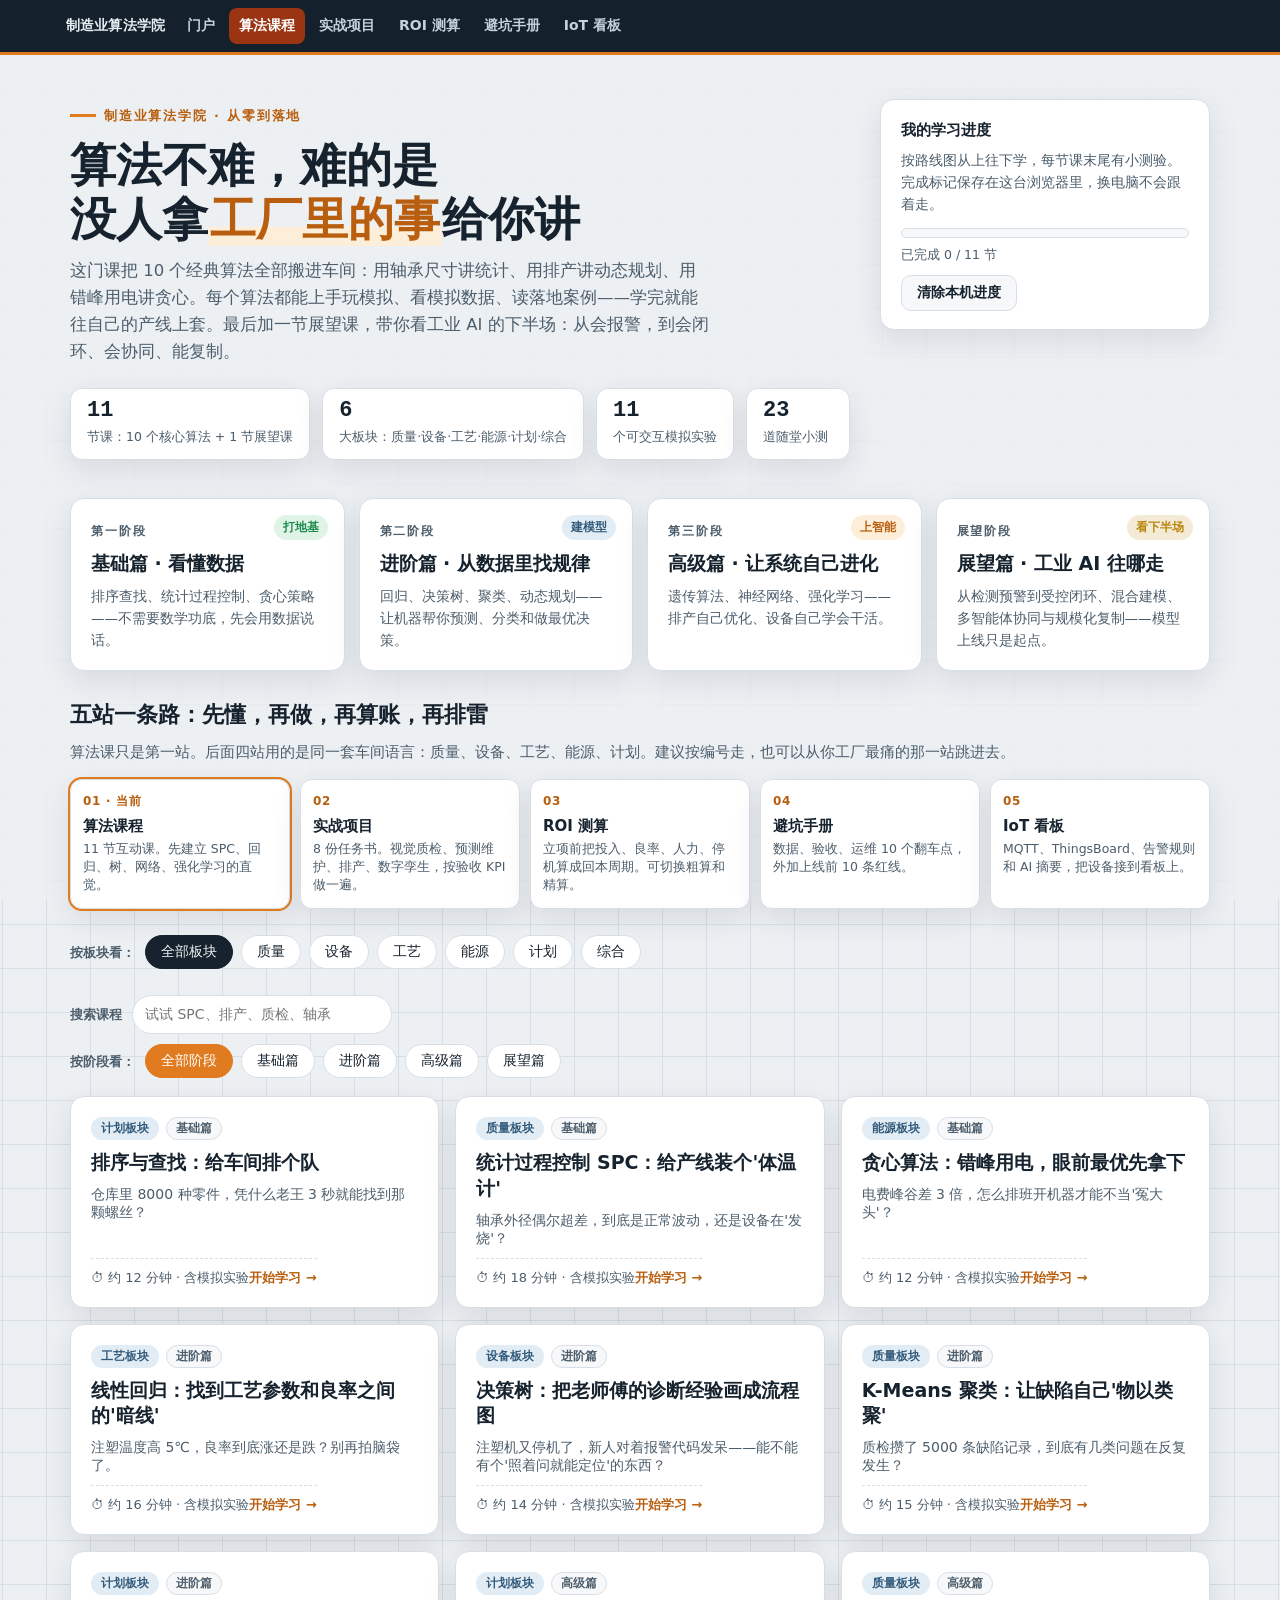
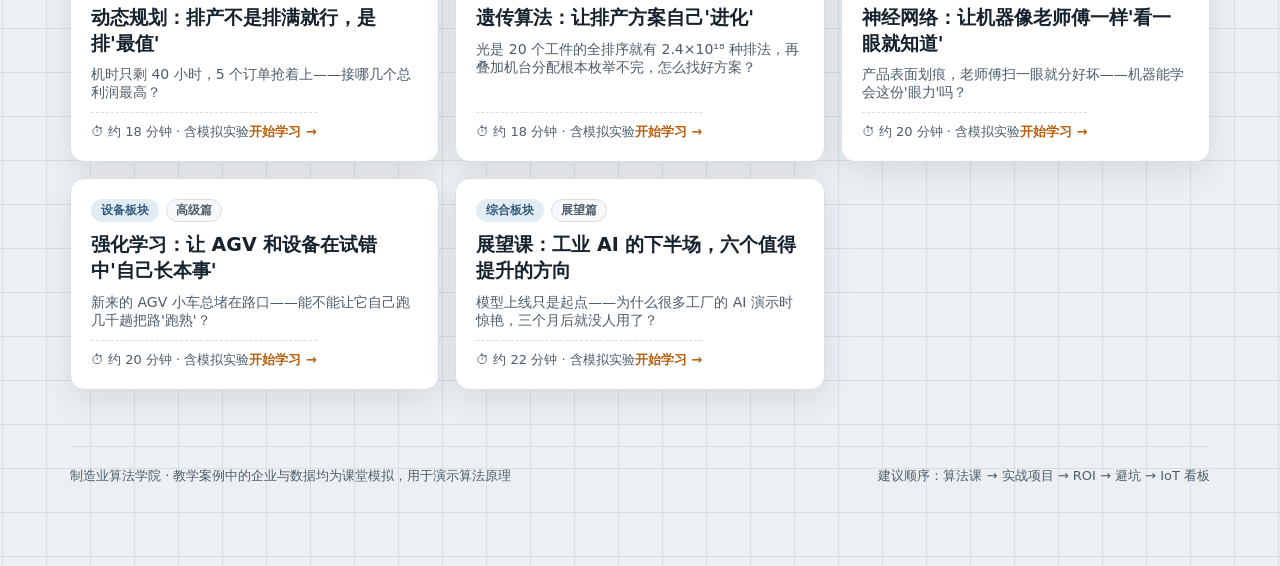
<file: index.html>
<!doctype html>
<html lang="zh-CN">
  <head>
    <meta charset="utf-8" />
    <meta name="viewport" content="width=device-width, initial-scale=1, viewport-fit=cover" />
    <meta name="color-scheme" content="light dark" />
    <title>制造业算法学院 · 用工厂里的事讲算法</title>
    <meta name="description" content="面向制造业工程师的中文互动课：11 节算法课、8 个落地项目、ROI 测算、避坑手册和 IoT 看板实战。SPC、预测性维护、视觉质检、排产与强化学习，全部用车间场景讲清楚。" />
    <meta property="og:title" content="制造业算法学院" />
    <meta property="og:description" content="从排序、SPC 到神经网络和强化学习，再用项目、ROI 和避坑清单把算法落到产线。" />
    <meta property="og:type" content="website" />
    <meta property="og:locale" content="zh_CN" />
    <link rel="canonical" href="https://nalgnep.github.io/muse-projects/" />
    <link rel="icon" href="assets/favicon.svg" type="image/svg+xml" />
    <meta name="theme-color" content="#14202b" />
    <style>
      :root{
        --bg:#edf0f3; --panel:#ffffff; --panel2:#f6f8fa; --ink:#16222d; --ink2:#4c5d6b;
        --line:#d7dee5; --accent:#e07b1f; --accent-ink:#b85e0e; --accent-soft:#fdeed9;
        --steel:#31597a; --steel-soft:#e2ecf4; --good:#1e8a4c; --good-soft:#e0f3e7;
        --bad:#c93a2e; --bad-soft:#fbe7e3; --gold:#b8860b;
        --shadow:0 10px 30px rgba(22,34,45,.10);
        --radius:14px;
      }
      @media (prefers-color-scheme: dark){
        :root{
          --bg:#0e141a; --panel:#17222d; --panel2:#1d2a37; --ink:#e8eef3; --ink2:#a7b8c6;
          --line:#2b3b4a; --accent:#f59a3d; --accent-ink:#ffb066; --accent-soft:#3a2a16;
          --steel:#7fb0d8; --steel-soft:#1d3247; --good:#4cc47e; --good-soft:#17382a;
          --bad:#f0766a; --bad-soft:#3d201c; --gold:#e3b64f;
          --shadow:0 10px 30px rgba(0,0,0,.45);
        }
      }
      *{box-sizing:border-box}
      body{
        margin:0; background:var(--bg); color:var(--ink);
        font-family:"Noto Sans SC",system-ui,-apple-system,"PingFang SC","Microsoft YaHei",sans-serif;
        line-height:1.65; -webkit-font-smoothing:antialiased;
        background-image:
          linear-gradient(var(--line) 1px, transparent 1px),
          linear-gradient(90deg, var(--line) 1px, transparent 1px);
        background-size:44px 44px; background-position:center top;
      }
      body::before{content:""; position:fixed; inset:0; background:var(--bg); opacity:.82; z-index:-1}
      .mono{font-family:"JetBrains Mono",ui-monospace,monospace}
      .wrap{max-width:1180px; margin:0 auto; padding:0 20px 80px}

      /* ---------- hero ---------- */
      .hero{padding:44px 0 8px}
      .hero-top{display:flex; gap:28px; align-items:flex-start; flex-wrap:wrap}
      .hero-main{flex:1 1 520px; min-width:280px}
      .crumb{display:inline-flex; align-items:center; gap:8px; font-size:13px; font-weight:700; letter-spacing:.14em; color:var(--accent-ink); text-transform:uppercase}
      .crumb::before{content:""; width:26px; height:3px; background:var(--accent); display:inline-block}
      h1{font-size:clamp(30px,5vw,46px); line-height:1.18; margin:12px 0 10px; font-weight:900}
      h1 .hl{color:var(--accent-ink); box-shadow:inset 0 -0.42em 0 var(--accent-soft); padding:0 2px}
      .hero-sub{font-size:16.5px; color:var(--ink2); max-width:640px; margin:0}
      .hero-stats{display:flex; gap:12px; margin-top:22px; flex-wrap:wrap}
      .stat{background:var(--panel); border:1px solid var(--line); border-radius:12px; padding:10px 16px; min-width:104px; box-shadow:var(--shadow)}
      .stat b{display:block; font-size:22px; line-height:1.1}
      .stat span{font-size:12.5px; color:var(--ink2)}
      .hero-card{flex:0 1 330px; background:var(--panel); border:1px solid var(--line); border-radius:var(--radius); box-shadow:var(--shadow); padding:18px 20px}
      .hero-card h3{margin:0 0 6px; font-size:15px}
      .hero-card p{margin:0 0 12px; font-size:13.5px; color:var(--ink2)}
      .pbar{height:10px; background:var(--panel2); border:1px solid var(--line); border-radius:99px; overflow:hidden}
      .pbar>i{display:block; height:100%; width:0%; background:var(--accent); transition:width .5s ease}
      .pbar-note{font-size:12.5px; color:var(--ink2); margin-top:7px}

      /* ---------- roadmap ---------- */
      .roadmap{display:grid; grid-template-columns:repeat(4,1fr); gap:14px; margin:30px 0 6px}
      @media (max-width:1020px){.roadmap{grid-template-columns:repeat(2,1fr)}}
      .stage{border-radius:var(--radius); padding:18px 20px; border:1px solid var(--line); background:var(--panel); box-shadow:var(--shadow); position:relative}
      .stage .lv{font-size:12px; font-weight:700; letter-spacing:.16em; color:var(--ink2)}
      .stage h3{margin:4px 0 6px; font-size:19px}
      .stage p{margin:0; font-size:13.5px; color:var(--ink2)}
      .stage .tag{position:absolute; top:16px; right:16px; font-size:11.5px; font-weight:700; padding:3px 9px; border-radius:99px}
      .stage.s1 .tag{background:var(--good-soft); color:var(--good)}
      .stage.s2 .tag{background:var(--steel-soft); color:var(--steel)}
      .stage.s3 .tag{background:var(--accent-soft); color:var(--accent-ink)}
      .stage.s4 .tag{background:rgba(184,134,11,.16); color:var(--gold)}

      /* ---------- filters ---------- */
      .filters{display:flex; gap:8px; flex-wrap:wrap; margin:26px 0 18px; align-items:center}
      .filters .flabel{font-size:13px; font-weight:700; color:var(--ink2); margin-right:2px}
      .chip{border:1px solid var(--line); background:var(--panel); color:var(--ink); border-radius:99px; padding:7px 15px; font-size:14px; font-weight:500; cursor:pointer; font-family:inherit; transition:all .15s}
      .chip:hover{border-color:var(--accent)}
      .chip.on{background:var(--ink); color:var(--bg); border-color:var(--ink)}
      .chip.lv.on{background:var(--accent); border-color:var(--accent); color:#fff}

      /* ---------- lesson grid ---------- */
      .grid{display:grid; grid-template-columns:repeat(auto-fill,minmax(330px,1fr)); gap:16px}
      .card{background:var(--panel); border:1px solid var(--line); border-radius:var(--radius); padding:20px; box-shadow:var(--shadow); cursor:pointer; display:flex; flex-direction:column; gap:10px; transition:transform .15s, border-color .15s; text-align:left; font-family:inherit; color:inherit; width:100%}
      .card:hover{transform:translateY(-3px); border-color:var(--accent)}
      .card .meta{display:flex; gap:7px; flex-wrap:wrap; align-items:center}
      .pill{font-size:11.5px; font-weight:700; padding:3px 9px; border-radius:99px; background:var(--panel2); border:1px solid var(--line); color:var(--ink2)}
      .pill.cat{background:var(--steel-soft); color:var(--steel); border-color:transparent}
      .pill.done{background:var(--good-soft); color:var(--good); border-color:transparent}
      .card h3{margin:0; font-size:19px; line-height:1.35}
      .card .hook{margin:0; font-size:14px; color:var(--ink2)}
      .card .foot{margin-top:auto; display:flex; justify-content:space-between; align-items:center; font-size:13px; color:var(--ink2); border-top:1px dashed var(--line); padding-top:10px}
      .card .go{color:var(--accent-ink); font-weight:700}
      .empty{grid-column:1/-1; text-align:center; color:var(--ink2); padding:44px 0; font-size:15px}

      /* ---------- lesson view ---------- */
      #lessonView{display:none}
      .backbtn{border:1px solid var(--line); background:var(--panel); color:var(--ink); border-radius:10px; padding:8px 16px; font-size:14px; font-weight:600; cursor:pointer; font-family:inherit; margin:26px 0 16px}
      .backbtn:hover{border-color:var(--accent)}
      .lhead{background:var(--panel); border:1px solid var(--line); border-radius:var(--radius); box-shadow:var(--shadow); padding:26px 28px}
      .lhead h2{margin:8px 0 6px; font-size:clamp(24px,4vw,34px); line-height:1.25}
      .lhead .analogy{font-size:16px; color:var(--ink2); margin:0}
      .lhead .analogy b{color:var(--accent-ink)}
      .cols{display:grid; grid-template-columns:1fr 1fr; gap:16px; margin-top:16px}
      .box{background:var(--panel); border:1px solid var(--line); border-radius:var(--radius); box-shadow:var(--shadow); padding:22px 24px; margin-top:16px}
      .cols .box{margin-top:0}
      .box h3{margin:0 0 12px; font-size:17px; display:flex; align-items:center; gap:9px}
      .box h3 .n{display:inline-flex; width:26px; height:26px; border-radius:8px; background:var(--accent); color:#fff; font-size:14px; align-items:center; justify-content:center; flex:none}
      .box p{margin:0 0 10px; font-size:14.5px}
      .box p:last-child{margin-bottom:0}
      .box ul{margin:6px 0 0; padding-left:20px; font-size:14.5px}
      .box li{margin-bottom:5px}
      .formula{background:var(--panel2); border:1px solid var(--line); border-radius:10px; padding:12px 16px; font-size:14.5px; margin:10px 0}
      .casebox{border-left:4px solid var(--steel); background:var(--steel-soft); border-radius:0 12px 12px 0; padding:16px 20px; margin-top:12px}
      .casebox h4{margin:0 0 6px; font-size:15px; color:var(--steel)}
      .casebox p{font-size:14.5px; margin:0 0 8px}
      .kpis{display:flex; gap:10px; flex-wrap:wrap; margin-top:10px}
      .kpi{background:var(--panel); border:1px solid var(--line); border-radius:10px; padding:8px 14px; font-size:13px}
      .kpi b{display:block; font-size:18px; color:var(--accent-ink)}

      /* demo */
      .demo-controls{display:flex; gap:8px; flex-wrap:wrap; margin-bottom:14px; align-items:center}
      .btn{border:1px solid var(--line); background:var(--panel2); color:var(--ink); border-radius:10px; padding:8px 15px; font-size:14px; font-weight:600; cursor:pointer; font-family:inherit; transition:all .15s}
      .btn:hover{border-color:var(--accent)}
      .btn.primary{background:var(--accent); border-color:var(--accent); color:#fff}
      .btn.primary:hover{filter:brightness(1.07)}
      .btn.warn{background:var(--bad-soft); border-color:var(--bad); color:var(--bad)}
      .btn:disabled{opacity:.45; cursor:not-allowed}
      .demo-controls label{font-size:13.5px; color:var(--ink2); display:inline-flex; gap:7px; align-items:center}
      .demo-controls input[type=range]{accent-color:var(--accent)}
      .demo-controls select{font-family:inherit; font-size:14px; padding:7px 10px; border-radius:9px; border:1px solid var(--line); background:var(--panel); color:var(--ink)}
      canvas.demo{width:100%; height:auto; display:block; background:var(--panel2); border:1px solid var(--line); border-radius:12px}
      .demo-note{font-size:13.5px; color:var(--ink2); margin-top:10px; min-height:22px}
      .demo-note b{color:var(--ink)}
      .readout{display:flex; gap:10px; flex-wrap:wrap; margin-top:10px}
      .readout .ro{background:var(--panel2); border:1px solid var(--line); border-radius:10px; padding:8px 14px; font-size:13px}
      .readout .ro b{display:block; font-size:17px}
      .xr-block{margin-top:8px}
      .xr-block + .xr-block{margin-top:22px;padding-top:16px;border-top:1px dashed var(--line)}
      .chartcap{font-size:14px;font-weight:800;margin:12px 0 6px}
      .rulelist{margin:8px 0 0;padding-left:18px;font-size:13.5px}
      .rulelist li{margin:4px 0}
      .demo-controls select{max-width:100%}

      /* data table */
      .tablewrap{overflow-x:auto}
      table{border-collapse:collapse; width:100%; font-size:13.5px; min-width:520px}
      th,td{border-bottom:1px solid var(--line); padding:8px 10px; text-align:right; white-space:nowrap}
      th{color:var(--ink2); font-weight:700; background:var(--panel2)}
      th:first-child,td:first-child{text-align:left}
      tr.badrow td{color:var(--bad); font-weight:700}
      .dlbtn{margin-top:12px}

      /* quiz */
      .q{margin-bottom:18px}
      .q p{font-weight:700; margin:0 0 9px}
      .opts{display:grid; gap:8px}
      .opt{border:1px solid var(--line); background:var(--panel2); color:var(--ink); border-radius:10px; padding:10px 14px; font-size:14.5px; text-align:left; cursor:pointer; font-family:inherit; transition:all .15s}
      .opt:hover{border-color:var(--accent)}
      .opt.right{border-color:var(--good); background:var(--good-soft)}
      .opt.wrong{border-color:var(--bad); background:var(--bad-soft)}
      .qexp{font-size:13.5px; color:var(--ink2); margin-top:8px; display:none}
      .qexp.show{display:block}
      .finishrow{display:flex; gap:10px; align-items:center; flex-wrap:wrap; margin-top:6px}
      .finishmsg{font-size:14px; color:var(--good); font-weight:700; display:none}
      .finishmsg.show{display:block}

      footer{margin-top:56px; border-top:1px solid var(--line); padding-top:18px; font-size:13px; color:var(--ink2); display:flex; justify-content:space-between; gap:14px; flex-wrap:wrap}

      @media (max-width:820px){
        .roadmap{grid-template-columns:1fr}
        .cols{grid-template-columns:1fr}
        .lhead{padding:20px}
        .box{padding:18px}
      }

      .path{margin:26px 0 4px}
      .path h2{font-size:22px;margin:4px 0 8px}
      .path .plead{margin:0 0 14px;color:var(--ink2);font-size:14.5px}
      .path-grid{list-style:none;margin:0;padding:0;display:grid;grid-template-columns:repeat(5,1fr);gap:10px}
      .path-grid a{display:flex;flex-direction:column;gap:4px;height:100%;background:var(--panel);border:1px solid var(--line);border-radius:12px;padding:12px 12px 14px;text-decoration:none;color:inherit;box-shadow:var(--shadow)}
      .path-grid a:hover{border-color:var(--accent)}
      .path-grid .here{outline:2px solid var(--accent)}
      .path-grid .n{font-size:12px;font-weight:800;letter-spacing:.06em;color:var(--accent-ink)}
      .path-grid b{font-size:15px;line-height:1.35}
      .path-grid .d{font-size:12.5px;color:var(--ink2);line-height:1.45}
      .expert{margin-top:14px;border:1px solid var(--line);border-left:4px solid var(--steel);background:var(--panel2);border-radius:0 12px 12px 0;padding:12px 16px}
      .expert b{display:block;font-size:13px;letter-spacing:.08em;color:var(--steel);margin-bottom:4px}
      .expert p{margin:0;font-size:14.5px}
      .nexts{display:flex;flex-wrap:wrap;gap:8px;margin-top:10px}
      .nexts a{display:inline-flex;align-items:center;border:1px solid var(--line);background:var(--panel);color:var(--accent-ink);font-weight:700;font-size:13.5px;border-radius:999px;padding:7px 12px;text-decoration:none}
      .nexts a:hover{border-color:var(--accent)}
      #lessonSearch{font:inherit;font-size:14px;padding:7px 12px;border-radius:999px;border:1px solid var(--line);background:var(--panel);color:var(--ink);min-width:min(260px,72vw)}
      @media (max-width:980px){.path-grid{grid-template-columns:1fr 1fr}}
      @media (max-width:560px){.path-grid{grid-template-columns:1fr}}
    </style>
    <link rel="stylesheet" href="assets/site.css" />
  </head>
  <body>
    <div class="wrap">
      <!-- ============ HOME ============ -->
      <div id="homeView">
        <header class="hero">
          <div class="hero-top">
            <div class="hero-main">
              <span class="crumb">制造业算法学院 · 从零到落地</span>
              <h1>算法不难，难的是<br />没人拿<span class="hl">工厂里的事</span>给你讲</h1>
              <p class="hero-sub">这门课把 10 个经典算法全部搬进车间：用轴承尺寸讲统计、用排产讲动态规划、用错峰用电讲贪心。每个算法都能上手玩模拟、看模拟数据、读落地案例——学完就能往自己的产线上套。最后加一节展望课，带你看工业 AI 的下半场：从会报警，到会闭环、会协同、能复制。</p>
              <div class="hero-stats">
                <div class="stat"><b class="mono">11</b><span>节课：10 个核心算法 + 1 节展望课</span></div>
                <div class="stat"><b class="mono">6</b><span>大板块：质量·设备·工艺·能源·计划·综合</span></div>
                <div class="stat"><b class="mono">11</b><span>个可交互模拟实验</span></div>
                <div class="stat"><b class="mono">23</b><span>道随堂小测</span></div>
              </div>
            </div>
            <aside class="hero-card">
              <h3>我的学习进度</h3>
              <p>按路线图从上往下学，每节课末尾有小测验。完成标记保存在这台浏览器里，换电脑不会跟着走。</p>
              <div class="pbar" role="progressbar" aria-valuemin="0" aria-valuemax="11" aria-valuenow="0" id="pbar"><i id="pbarFill"></i></div>
              <div class="pbar-note" id="pbarNote">已完成 0 / 11 节</div>
              <button class="btn" id="resetProgress" type="button" style="margin-top:10px">清除本机进度</button>
            </aside>
          </div>
        </header>

        <section class="roadmap" aria-label="学习路线">
          <div class="stage s1"><span class="lv">第一阶段</span><span class="tag">打地基</span><h3>基础篇 · 看懂数据</h3><p>排序查找、统计过程控制、贪心策略——不需要数学功底，先会用数据说话。</p></div>
          <div class="stage s2"><span class="lv">第二阶段</span><span class="tag">建模型</span><h3>进阶篇 · 从数据里找规律</h3><p>回归、决策树、聚类、动态规划——让机器帮你预测、分类和做最优决策。</p></div>
          <div class="stage s3"><span class="lv">第三阶段</span><span class="tag">上智能</span><h3>高级篇 · 让系统自己进化</h3><p>遗传算法、神经网络、强化学习——排产自己优化、设备自己学会干活。</p></div>
          <div class="stage s4"><span class="lv">展望阶段</span><span class="tag">看下半场</span><h3>展望篇 · 工业 AI 往哪走</h3><p>从检测预警到受控闭环、混合建模、多智能体协同与规模化复制——模型上线只是起点。</p></div>
        </section>

        <section class="path" aria-label="整站学习路径">
          <h2>五站一条路：先懂，再做，再算账，再排雷</h2>
          <p class="plead">算法课只是第一站。后面四站用的是同一套车间语言：质量、设备、工艺、能源、计划。建议按编号走，也可以从你工厂最痛的那一站跳进去。</p>
          <ol class="path-grid">
            <li><a class="here" href="#lessonGrid"><span class="n">01 · 当前</span><b>算法课程</b><span class="d">11 节互动课。先建立 SPC、回归、树、网络、强化学习的直觉。</span></a></li>
            <li><a href="industrial-ai-projects/"><span class="n">02</span><b>实战项目</b><span class="d">8 份任务书。视觉质检、预测维护、排产、数字孪生，按验收 KPI 做一遍。</span></a></li>
            <li><a href="industrial-ai-roi-calculator/"><span class="n">03</span><b>ROI 测算</b><span class="d">立项前把投入、良率、人力、停机算成回本周期。可切换粗算和精算。</span></a></li>
            <li><a href="industrial-ai-pitfalls/"><span class="n">04</span><b>避坑手册</b><span class="d">数据、验收、运维 10 个翻车点，外加上线前 10 条红线。</span></a></li>
            <li><a href="industrial-ai-iot-dashboard/"><span class="n">05</span><b>IoT 看板</b><span class="d">MQTT、ThingsBoard、告警规则和 AI 摘要，把设备接到看板上。</span></a></li>
          </ol>
        </section>

        <div class="filters" id="catFilters">
          <span class="flabel">按板块看：</span>
        </div>
        <div class="filters">
          <label class="flabel" for="lessonSearch">搜索课程</label>
          <input id="lessonSearch" type="search" placeholder="试试 SPC、排产、质检、轴承" autocomplete="off" />
        </div>
        <div class="filters" id="lvFilters" style="margin-top:-8px">
          <span class="flabel">按阶段看：</span>
        </div>

        <main class="grid" id="lessonGrid"></main>
      </div>

      <!-- ============ LESSON ============ -->
      <div id="lessonView">
        <button class="backbtn" id="backBtn">← 返回课程目录</button>
        <div id="lessonBody"></div>
      </div>

      <footer>
        <span>制造业算法学院 · 教学案例中的企业与数据均为课堂模拟，用于演示算法原理</span>
        <span>建议顺序：算法课 → 实战项目 → ROI → 避坑 → IoT 看板</span>
      </footer>
    </div>

    <script>
      "use strict";
      /* ================= helpers ================= */
      const $ = (s, el) => (el || document).querySelector(s);
      const $$ = (s, el) => Array.from((el || document).querySelectorAll(s));
      const rand = (a, b) => a + Math.random() * (b - a);
      const randi = (a, b) => Math.floor(rand(a, b + 1));
      const gauss = () => (Math.random() + Math.random() + Math.random() - 1.5) / 1.5;
      const fmt = (n, d) => Number(n).toFixed(d == null ? 2 : d);
      function normal() {
        let u = 0, v = 0, s = 0;
        while (s === 0 || s >= 1) {
          u = Math.random() * 2 - 1;
          v = Math.random() * 2 - 1;
          s = u * u + v * v;
        }
        return u * Math.sqrt(-2 * Math.log(s) / s);
      }
      function setupCanvas(cv, h) {
        const w = cv.clientWidth || 640;
        const dpr = window.devicePixelRatio || 1;
        cv.width = w * dpr; cv.height = h * dpr;
        cv.style.height = h + "px";
        const ctx = cv.getContext("2d");
        ctx.setTransform(dpr, 0, 0, dpr, 0, 0);
        return { ctx, w, h };
      }
      function cssVar(name) { return getComputedStyle(document.documentElement).getPropertyValue(name).trim(); }
      function colors() {
        return {
          ink: cssVar("--ink"), ink2: cssVar("--ink2"), line: cssVar("--line"),
          accent: cssVar("--accent"), steel: cssVar("--steel"), good: cssVar("--good"),
          bad: cssVar("--bad"), panel: cssVar("--panel"), panel2: cssVar("--panel2"), gold: cssVar("--gold")
        };
      }

      /* ================= course data ================= */
      const CATS = ["全部", "质量", "设备", "工艺", "能源", "计划", "综合"];
      const LEVELS = ["全部", "基础篇", "进阶篇", "高级篇", "展望篇"];

      const LESSONS = [
        {
          id: "sort", level: "基础篇", cat: "计划", minutes: 12,
          title: "排序与查找：给车间排个队",
          hook: "仓库里 8000 种零件，凭什么老王 3 秒就能找到那颗螺丝？",
          analogy: "像图书管理员整理书架：书按编号排好（排序），找书时对半翻（查找），比一本本翻快几百倍。",
          explain: [
            "排序就是把一堆乱序的东西按规则排整齐。最笨但最好懂的是<b>冒泡排序</b>：相邻两个比一比，大的往后沉，一轮一轮把最大值'冒'到末尾，像水里的气泡往上浮。数据量一大它就慢，于是有了<b>快速排序</b>：随便挑一个'标杆'，比它小的站左边、大的站右边，再对左右两队递归处理——分而治之，平均情况下通常快几十倍。标杆每次都挑得很偏时，它会退化得和冒泡一样慢，所以真正上线的排序库会在退化时自动换算法。",
            "排好序之后，查找就有了神技<b>二分查找</b>：每次翻到中间，看目标在左半还是右半，直接砍掉一半。8000 个零件最多查 13 次（2¹³=8192），而挨个找平均要 4000 次。",
            "在工厂里，排序无处不在：订单按交期排序决定先做谁、库存按周转率排序决定先盘点谁、设备按故障风险排序决定先保养谁。算法的第一课，就是先学会'排队'。"
          ],
          points: ["冒泡排序：相邻比较交换，适合理解原理和小数据", "快速排序：分而治之，平均 O(n log n)，最坏会退回 O(n²)", "二分查找：前提是数据已排序，8192 条最多 13 次比较", "生产库常用内省排序或 Timsort，而不是手写快排"],
          expert: "C++ 的 std::sort 是内省排序：快速排序递归太深就改堆排序，避免最坏情况。Java、Python 对对象多用 Timsort，它利用现实数据里已经有序的片段。二分查找的比较上界是 floor(log2 n)+1，所以 8192 条最多 13 次。课上的动画只演示分治思想，不要把「随便挑一个标杆」直接搬进生产代码。",
          demo: "sort",
          table: {
            title: "模拟数据：某仓库 12 种紧固件按库存周转天数排序（节选）",
            head: ["零件编号", "名称", "周转天数(天)", "二分查找步数", "顺序查找步数"],
            rows: [["M6-304-020", "内六角螺栓 M6", "4.2", "≤4", "1~12"], ["W-08-SPR", "弹簧垫圈 8mm", "6.8", "≤4", "1~12"], ["N-M10-ZN", "法兰螺母 M10", "9.5", "≤4", "1~12"], ["B-M12-88", "高强螺栓 M12", "15.1", "≤4", "1~12"], ["P-D5-30", "开口销 5×30", "22.7", "≤4", "1~12"], ["R-AL-12", "铝铆钉 4×12", "31.4", "≤4", "1~12"]],
            note: "全仓 8192 个 SKU 时：二分查找最多 13 步，顺序查找平均 4096 步——差 315 倍。"
          },
          caseStudy: {
            title: "落地案例：汽车零部件厂的立体仓库拣货优化",
            body: "某汽车零部件厂立体仓库有 8000 多个货位，拣货员按订单逐个找料，平均一单要走 6 分钟。改造分两步：先把全部 SKU 按出库频次排序，高频料自动迁移到离出货口最近的'黄金货位'；再给拣货系统加上按货位编号排序的批量拣货路径，同一趟把相邻货位的料一次取完。",
            kpis: [["单均拣货时间", "6.0 分钟 → 2.1 分钟"], ["日出库单量", "+38%"], ["改造投入", "仅软件，无硬件采购"]]
          },
          quiz: [
            { q: "二分查找能用的前提条件是什么？", opts: ["数据量必须超过 1000", "数据必须已经排好序", "数据必须是数字"], a: 1, exp: "二分查找靠'砍掉一半'工作，只有排好序才能判断目标在哪一半。" },
            { q: "8192 条已排序数据，二分查找最多需要多少步？", opts: ["13 步", "128 步", "4096 步"], a: 0, exp: "2¹³ = 8192，每一步砍掉一半，13 步必然找到或确认不存在。" }
          ]
        },
        {
          id: "spc", level: "基础篇", cat: "质量", minutes: 18,
          title: "统计过程控制 SPC：给产线装个'体温计'",
          hook: "轴承外径偶尔超差，到底是正常波动，还是设备在'发烧'？",
          analogy: "像人的体温：36.5℃ 上下浮动 0.3℃ 是正常的，突然冲到 38℃ 就是生病了——SPC 干的就是给产线量体温。",
          explain: [
            "任何工序的输出都有波动，比如轴承外径目标 25.00mm，实际测出来总在 24.98~25.02 之间跳。这种波动分两种：<b>偶然波动</b>（温度、电压的微小变化，人人都有，正常）和<b>异常波动</b>（刀具磨损、夹具松动，必须干预）。SPC 的核心任务就是把这两种波动分开。",
            "方法很简单：持续抽样测量，算出均值 μ 和标准差 σ，画两条<b>控制限</b>：μ±3σ。点落在控制限内、随机分布，就是'体温正常'。国内产线的正式判异看 GB/T 4091：1 点越出控制限、连续 9 点落在中心线同一侧、连续 6 点递增或递减，都是异常信号——这时别急着调机，先找原因。",
            "注意：控制限来自过程自身的波动，不是客户给的规格限。过程'健康'（受控）但能力不足（Cpk 低）和过程失控是两回事，SPC 先解决前者判断。"
          ],
          points: ["μ±3σ 控制限内约含 99.73% 的正态数据", "GB/T 4091：1 点越界、连续 9 点同侧、连续 6 点单调", "控制限来自过程，规格限来自客户，不要画在一张图上混判", "先判断受控与否，再谈能力够不够（Cpk）"],
          expert: "坊间讲义里的「连续 7 点同侧」来自更早的西方电气规则，和现行 GB/T 4091 不一致。准则 2 是连续 9 点在中心线同一侧，准则 3 才是连续 6 点递增或递减。验收文件、控制计划请写国标编号。上面的个体值图用来建立直觉；批量生产要用下面的均值-极差图，子组大小先定死。控制限用 A2、D3、D4 乘阶段 I 的平均极差，不能把单值的 ±3σ 套到均值点上。",
          demo: "spc",
          table: {
            title: "模拟数据：轴承外径抽样测量（目标 25.00mm，每 30 分钟抽 1 件）",
            head: ["样本号", "测量值(mm)", "与均值偏差", "判定"],
            rows: [["1", "25.004", "+0.004", "正常"], ["2", "24.996", "-0.004", "正常"], ["3", "25.008", "+0.008", "正常"], ["4", "25.011", "+0.011", "正常"], ["5", "25.014", "+0.014", "趋势警告"], ["6", "25.019", "+0.019", "越上限·异常"]],
            note: "μ=25.000，σ=0.006，上控制限 = 25.018。第 6 点越出控制限（准则 1）。从第 2 点起已经连续上行，再多两点就构成准则 3 的连续 6 点递增。这是刀具磨损的典型形状。"
          },
          caseStudy: {
            title: "落地案例：精密轴承厂的刀具磨损预警",
            body: "某轴承厂外圆磨削工序长期靠老师傅'听声音'判断换刀，废品率在 1.8% 上下。上了 SPC 后，在磨床出口加了自动测量+控制图：连续 6 点上行趋势一出现就自动提醒点检。三个月后确认主因正是砂轮钝化，换刀节点从'坏了再换'变成'趋势到了就换'。",
            kpis: [["废品率", "1.8% → 0.6%"], ["非计划停机", "-42%"], ["年节约（返工+报废）", "约 210 万元"]]
          },
          quiz: [
            { q: "控制图上的点越过 μ+3σ，最合理的解读是？", opts: ["这件肯定是废品，扔掉即可", "过程可能出现异常原因，应停机排查", "把控制限放宽到 ±4σ"], a: 1, exp: "越界说明波动模式变了，重点不是这一件产品，而是过程出了异常原因。" },
            { q: "连续 9 个点都落在中心线同一侧，但都没有越出控制限。按 GB/T 4091 应该？", opts: ["完全正常，不用管", "触发准则 2，过程均值可能已经偏移", "立即报废这 9 件"], a: 1, exp: "GB/T 4091 准则 2：连续 9 点落在中心线同一侧即判异。老资料里的「7 点」来自更早的西方电气规则，验收时以国标为准。判的是过程，不是把这 9 件直接报废。" },
            { q: "均值图出界，极差图仍然受控。更像是哪种问题？", opts: ["组内忽然忽大忽小，夹具松了", "整组一起偏移，例如对刀或刀具磨损", "只是子组大小选错了，两张图都没意义"], a: 1, exp: "均值图看位置，极差图看组内散布。位置挪了而组内极差不变，就是均值偏移。散布变大时顺序相反：极差图先报警，均值图往往还停在中心线附近。" }
          ]
        },
        {
          id: "greedy", level: "基础篇", cat: "能源", minutes: 12,
          title: "贪心算法：错峰用电，眼前最优先拿下",
          hook: "电费峰谷差 3 倍，怎么排班开机器才能不当'冤大头'？",
          analogy: "像自助餐夹菜：每次只夹眼前最划算的那盘。不回头、不瞻前顾后——简单粗暴，但很多时候真管用。",
          explain: [
            "贪心算法的策略是：<b>每一步都做当前看起来最划算的选择</b>，不纠结全局。比如错峰用电：把每台设备的活儿逐个安排到'当前电价最低、且总负荷还没超限'的时段，排满为止。",
            "它的优点是快、好懂、容易落地；缺点是眼光短浅——眼前的最优拼起来不一定是全局最优（比如为了省电把关键订单拖到最后，反而误了交期）。所以贪心通常用来快速生成一个'不错'的方案，再用更高级的算法（后面的动态规划、遗传算法）去精修。",
            "判断一个问题能不能用贪心，关键看它有没有'贪心选择性质'：局部最优能拼出全局最优。活动排期，以及人民币这种币值规范的找零钱，可以保证最优。换成 1、3、4 元面额，每次拿最大的就会错。错峰用电通常够用，但交期、换型和最小开机时间一加上，就不能盲信眼前最便宜的那个时段。"
          ],
          points: ["核心：每一步选当前最优，不回溯", "只有具备贪心选择性质时，局部最优才等于全局最优", "错峰用电要加交期和换型约束，否则省下的电费会被罚金吃掉", "常见搭档：先贪心出可执行初案，再用动态规划或遗传算法精修"],
          expert: "「找零钱总是拿最大面额」只在币值体系规范时成立，例如人民币。1、3、4 元凑 6 元，贪心会拿 4+1+1，最优是 3+3。车间里的错峰同样不是纯贪心：一台热处理炉有最小保温时间，一个急单有交期，贪心排完可能省了电、误了货。把它当成初案生成器，而不是最优性证明。",
          demo: "greedy",
          table: {
            title: "模拟数据：某厂分时电价（元/kWh）",
            head: ["时段", "电价", "电网负荷水平", "建议"],
            rows: [["00:00–06:00 谷段", "0.32", "低", "安排可延后工序"], ["06:00–08:00 平段", "0.68", "中", "正常生产"], ["08:00–11:00 峰段", "1.15", "高", "只保留瓶颈设备"], ["11:00–13:00 平段", "0.68", "中", "午间补产"], ["18:00–21:00 尖峰", "1.42", "最高", "大功率设备避让"]],
            note: "同一度电，尖峰价是谷段的 4.4 倍。注塑机、空压机、热处理炉是'移峰填谷'的主力。"
          },
          caseStudy: {
            title: "落地案例：注塑车间的'夜班电老虎'改造",
            body: "某家电注塑车间 26 台注塑机全天候开着，白天尖峰时段电费占比惊人。能源团队用贪心策略重排生产：把非紧急订单的成型工序优先塞进 22:00–06:00 谷段，尖峰段只留瓶颈机台和赶交期订单，并给每台机器设了时段功率上限。规则简单到班组长手算都能执行。",
            kpis: [["月电费", "-18.6%"], ["尖峰负荷", "4200kW → 2900kW"], ["订单准时率", "保持 98% 以上"]]
          },
          quiz: [
            { q: "贪心算法最大的风险是什么？", opts: ["运行速度太慢", "局部最优拼起来可能不是全局最优", "需要大量训练数据"], a: 1, exp: "贪心只看眼前，可能为小利丢大局，所以重要场景常与全局优化算法搭配。" },
            { q: "下列哪个场景最适合贪心？", opts: ["需要绝对最优的航天轨道计算", "按电价从低到高依次安排可延后工序", "预测下季度销量"], a: 1, exp: "错峰排产每一步选最便宜时段，符合贪心选择性质，且业务上允许近似最优。" }
          ]
        },
        {
          id: "regression", level: "进阶篇", cat: "工艺", minutes: 16,
          title: "线性回归：找到工艺参数和良率之间的'暗线'",
          hook: "注塑温度高 5℃，良率到底涨还是跌？别再拍脑袋了。",
          analogy: "像老中医号脉积累经验：看得多了，就知道'温度每升 1℃，良率大约动几个点'——回归就是把老师傅的经验变成一条公式。",
          explain: [
            "回归分析要回答的是：<b>一个变量变了，另一个变量平均跟着变多少</b>。把历史数据画成散点（横轴注塑温度、纵轴良率），再找一条穿过点云中央的直线，让所有点到直线的总误差最小——这就是最小二乘法。",
            "直线的斜率就是工艺人员最想要的答案：温度每升高 1℃，良率平均变化几个百分点。有了公式，就能预测没试过的参数组合、反推参数窗口，还能算出 R² 判断这条'暗线'靠不靠谱（越接近 1 越可信）。",
            "要注意：相关不等于因果。温度与良率相关，可能背后是模具预热状态在同时影响两者。回归给的是强有力的线索，最终结论仍要靠 DOE 试验验证——这正是工艺工程师的价值所在。"
          ],
          points: ["斜率 = 自变量每变 1 单位，因变量的平均变化量", "R² 衡量解释力，低于 0.5 时不要直接拿去调机", "残差呈曲线，说明不该用直线外推", "相关不是因果，关键结论要用 DOE 复核"],
          expert: "注塑良率对温度经常是先升后降的窗口，一条直线只能描述窗口的某一侧。残差图一旦弯了，就改用二次项、分段，或者直接做实验设计，不要把斜率无限外推。温度和良率一起动，也可能是模具状态在同时驱动两者——回归给线索，不给因果。",
          demo: "regression",
          table: {
            title: "模拟数据：注塑温度与外观良率（30 批次抽样）",
            head: ["批次", "料筒温度(℃)", "保压(MPa)", "良率(%)"],
            rows: [["B01", "228", "55", "91.2"], ["B02", "232", "56", "92.8"], ["B03", "238", "58", "94.1"], ["B04", "244", "60", "95.6"], ["B05", "250", "61", "96.3"], ["B06", "258", "63", "95.1（过冲回落）"]],
            note: "良率随温度先升后降——真实工艺常有最佳窗口，线性回归先帮你找到'上升段'的规律，再定位峰值区。"
          },
          caseStudy: {
            title: "落地案例：家电外壳注塑的良率爬坡",
            body: "某家电厂注塑外壳缩水缺陷居高不下，工艺组凭经验反复调参两个月无果。数据团队拉出 3 个月 900 多批次记录做多元回归，发现良率对料筒温度的敏感度是保压的 3 倍，且存在交互效应。按模型建议把温度窗口收紧到 242–248℃ 并微调保压，缩水缺陷率一周内从 4.7% 降到 1.1%。",
            kpis: [["缩水缺陷率", "4.7% → 1.1%"], ["调参试错批次", "-70%"], ["年节约物料", "约 160 万元"]]
          },
          quiz: [
            { q: "回归方程斜率为 0.42（温度→良率），含义是？", opts: ["温度升高 1℃，良率平均提高约 0.42 个百分点", "良率有 42% 由温度决定", "温度和良率无关"], a: 0, exp: "斜率的单位就是'因变量/自变量'，表示平均边际变化量。" },
            { q: "R² = 0.31 的模型，最稳妥的做法是？", opts: ["直接按它调工艺参数上线", "谨慎使用，继续找遗漏变量或做 DOE 验证", "把数据删一半重算"], a: 1, exp: "R² 低说明大部分波动没被解释，直接上线调参风险大。" }
          ]
        },
        {
          id: "tree", level: "进阶篇", cat: "设备", minutes: 14,
          title: "决策树：把老师傅的诊断经验画成流程图",
          hook: "注塑机又停机了，新人对着报警代码发呆——能不能有个'照着问就能定位'的东西？",
          analogy: "像玩'二十个问题'猜物游戏：每个问题把可能性砍掉一半，问到最后答案自己浮出来。",
          explain: [
            "决策树就是把判断过程组织成一棵树：每个节点问一个问题（温度正常吗？压力有没有？），按答案走分支，最后叶子给出结论（液压泵故障，建议更换）。它最大的好处是<b>完全透明</b>——每一步判断都看得见，老师傅能审核，新人能照着走。",
            "机器怎么自己'长'出这棵树？原则是每次挑那个<b>最能把故障和正常分开的问题</b>先问（信息增益最大的特征）。比如 200 条维修记录里，先问'电流是否异常'能一下分开 80% 的情况，那就把它放根节点。",
            "决策树是很多高级模型的地基：随机森林就是'种一片树投票'，后面学的梯度提升也是树的组合。先把一棵树吃透，后面的都不难。"
          ],
          points: ["每个节点 = 一个判断问题，叶子 = 一个结论", "选问题原则：优先选区分能力最强（信息增益最大）的特征", "优点：透明、可解释、不需要数据标准化", "缺点：树太深会'死记硬背'（过拟合），需要剪枝限深"],
          demo: "tree",
          table: {
            title: "模拟数据：注塑机停机维修记录（200 条）中的特征区分力",
            head: ["候选问题", "异常时占比", "信息增益", "在树中的位置"],
            rows: [["液压油温 > 75℃？", "38%", "0.41", "根节点"], ["系统压力 < 12MPa？", "31%", "0.33", "第二层"], ["伺服电流波动 > 15%？", "27%", "0.28", "第二层"], ["冷却水流量正常？", "12%", "0.12", "第三层"], ["滤芯使用 > 90 天？", "9%", "0.08", "第三层"]],
            note: "信息增益越高的问题越先问——先问最能缩小范围的问题，是决策树的灵魂。"
          },
          caseStudy: {
            title: "落地案例：设备部的'新员工诊断手册'数字化",
            body: "某塑胶厂设备部把近三年 1200 条维修工单喂给决策树模型，自动提炼出注塑机、空压机两类设备的诊断树，再由老师傅逐条审核修正，做成平板上的交互式诊断助手。新员工照着树一步步排查，平均故障定位时间从 47 分钟降到 15 分钟，且误换备件的情况大幅减少。",
            kpis: [["平均故障定位", "47 分钟 → 15 分钟"], ["误换备件率", "-56%"], ["新人独立上岗周期", "3 个月 → 6 周"]]
          },
          quiz: [
            { q: "决策树优先把哪个问题放在根节点？", opts: ["老师傅最常问的", "信息增益最大、最能区分故障与正常的", "最容易检测的"], a: 1, exp: "按区分能力排序提问，才能用最少的步骤定位问题。" },
            { q: "决策树太深导致过拟合，直观表现是？", opts: ["在历史工单上全对，遇到新故障就抓瞎", "树变透明了", "训练速度变快"], a: 0, exp: "过拟合 = 把历史噪声也背了下来，泛化能力差，需要剪枝或限定深度。" }
          ]
        },
        {
          id: "kmeans", level: "进阶篇", cat: "质量", minutes: 15,
          title: "K-Means 聚类：让缺陷自己'物以类聚'",
          hook: "质检攒了 5000 条缺陷记录，到底有几类问题在反复发生？",
          analogy: "像开学分宿舍：先随便指几个宿舍长，大家往最近的宿舍长那儿站，再重新选宿舍中心，反复几次，宿舍就分好了。",
          explain: [
            "聚类是<b>没有标准答案的分类</b>：没人告诉你数据该分几类，让算法按'距离近 = 相似'自己抱团。K-Means 的流程四步：① 随机选 K 个中心点；② 每个数据点投靠最近的中心；③ 每个团重新计算中心（取平均）；④ 重复②③直到中心不再挪动。",
            "放到质量管理里：把每条缺陷记录变成一组特征（发生时段、设备温度、产品型号、缺陷尺寸……），聚类后常常会发现惊人的结构——比如缺陷自动聚成'夜班+低温'一团、'某模具'一团，根因分析的方向一下就清楚了。",
            "用之前有两个坑要知道：一是特征量纲要先标准化（温度几十、尺寸零点几，不处理距离会被温度主导）；二是 K 要自己定，常用'肘部法则'看拐点。"
          ],
          points: ["核心循环：投靠最近中心 → 重算中心，直到稳定", "K 要人指定，肘部法则只是参考，最后要业务解释得通", "先标准化；班次、模具号这类类别字段不能和温度直接拼距离", "一次随机初始化可能停在差解，实务上要多次重启取最好的"],
          expert: "K-Means 用的是欧氏距离，对初始中心敏感。sklearn 默认会多次重启（n_init），取簇内平方和最小的那次。类别型字段要先编码，而且不要和连续变量无脑拼在一个向量里，否则距离没有物理含义。簇是调查方向，不是根因结论。",
          demo: "kmeans",
          table: {
            title: "模拟数据：缺陷记录聚类结果（5000 条 → 4 个簇）",
            head: ["簇", "记录数", "典型特征", "初步根因指向"],
            rows: [["簇 1", "1860", "夜班、模温偏低、缩水类", "夜班模具预热不足"], ["簇 2", "1420", "3 号模具、飞边类", "3 号模具配合间隙变大"], ["簇 3", "980", "高温时段、气泡类", "原料含水率超标"], ["簇 4", "740", "分散、无明显共性", "偶发因素，持续观察"]],
            note: "聚类不直接给根因，但把 5000 条记录变成 4 个可调查的方向——这就是它的价值。"
          },
          caseStudy: {
            title: "落地案例：压铸厂的缺陷'破案'提速",
            body: "某铝压铸厂月均缺陷记录 4000 余条，质量例会只能挑数量最多的缺陷类型讨论。引入聚类后，把缺陷按设备、班次、温度、压力、合金批次多维聚类，发现占总量 34% 的气孔缺陷高度集中在'雨季 + 某供应商原料'的组合上。更换原料干燥工艺后，该簇缺陷下降 62%。",
            kpis: [["气孔缺陷", "-62%"], ["根因定位周期", "2 周 → 2 天"], ["质量例会效率", "从报数改为定点攻关"]]
          },
          quiz: [
            { q: "K-Means 中 K 的含义是？", opts: ["迭代次数上限", "预先指定的簇（类别）数量", "数据点总数"], a: 1, exp: "K 是你要分成的团数，需要结合业务和肘部法则确定。" },
            { q: "聚类前为什么要做特征标准化？", opts: ["让图表更好看", "防止量纲大的特征（如温度）在距离计算中一家独大", "减少数据量"], a: 1, exp: "距离对量纲敏感，不标准化时几十量级的温度会淹没零点几量级的尺寸特征。" }
          ]
        },
        {
          id: "dp", level: "进阶篇", cat: "计划", minutes: 18,
          title: "动态规划：排产不是排满就行，是排'最值'",
          hook: "机时只剩 40 小时，5 个订单抢着上——接哪几个总利润最高？",
          analogy: "像拼乐高：一座大城堡（大问题）拆成一面面墙（小问题），每面墙的拼法算一次存好，最后组装时不用重拼。",
          explain: [
            "动态规划（DP）解决的是<b>'资源有限、选择很多、要全局最划算'的问题</b>。它的做法是：把大问题拆成层层递进的小问题，先解最小的，把答案记在表格里；再借这些答案拼出大一号的问题——每个小问题只算一次，绝不重复劳动。",
            "经典场景就是背包问题：产能（背包容量）有限，每个订单占工时、带利润，选哪些装进去总利润最大？DP 会逐行填表：'考虑到第 i 个订单、剩余 j 小时'的最优解。表格填满，右下角就是全局最优——这是贪心给不了的保证。",
            "排产、备件库存、换模顺序、切割下料都藏着 DP 的影子。它的代价是问题规模不能太大（状态爆炸），所以工业现场常把它用在单机台、单班次这种粒度上滚动求解。"
          ],
          points: ["核心思想：拆小问题 + 记答案（备忘录）+ 逐层拼大", "状态定义是关键：'处理到哪一步 + 还剩多少资源'", "能保证全局最优，这是与贪心的根本区别", "规模过大时状态爆炸，需配合滚动窗口或近似算法"],
          demo: "dp",
          table: {
            title: "模拟数据：5 个候选订单（本周瓶颈机台剩余 40 小时）",
            head: ["订单", "占用工时(h)", "利润(万元)", "交期紧迫度", "DP 结论"],
            rows: [["O1 汽车支架", "12", "9.6", "高", "✅ 接"], ["O2 泵体壳体", "18", "12.4", "中", "✅ 接"], ["O3 法兰盘", "8", "5.1", "低", "❌ 让位"], ["O4 阀体", "10", "8.3", "高", "✅ 接"], ["O5 齿轮箱盖", "15", "10.2", "中", "❌ 超时"]],
            note: "DP 最优组合 O1+O2+O4 = 40 小时、利润 30.3 万；若按'先来先得'接 O1+O2+O3 只有 27.1 万且 O4 高紧迫订单被误期。"
          },
          caseStudy: {
            title: "落地案例：机加工车间的周排产从'拍脑袋'到'算得出最优'",
            body: "某机加工车间每周一排产会要开 3 小时，计划员凭经验拼单，仍常出现瓶颈机台超负荷、急单插不进。改用 DP 做单瓶颈滚动排产后：以 4 小时为粒度滚动求解本周订单组合，计划员只需审核例外。排产会缩到 40 分钟，瓶颈机台利用率和急单交付率同时上升。",
            kpis: [["瓶颈机台利用率", "78% → 91%"], ["急单准时交付率", "82% → 96%"], ["排产会议时长", "3 小时 → 40 分钟"]]
          },
          quiz: [
            { q: "动态规划与贪心最根本的区别是？", opts: ["DP 速度更快", "DP 通过保存子问题答案保证全局最优", "DP 不需要数据"], a: 1, exp: "贪心只顾眼前，DP 系统地比较所有组合（借助子问题答案），能给出可证明的最优解。" },
            { q: "DP 里'状态'通常怎么定义？", opts: ["随便记个数就行", "'处理进度 + 剩余资源'这类能概括局面的量", "就是最终答案"], a: 1, exp: "状态定义得好，转移方程才写得出——这是 DP 设计的核心功夫。" }
          ]
        },
        {
          id: "ga", level: "高级篇", cat: "计划", minutes: 18,
          title: "遗传算法：让排产方案自己'进化'",
          hook: "光是 20 个工件的全排序就有 2.4×10¹⁸ 种排法，再叠加机台分配根本枚举不完，怎么找好方案？",
          analogy: "像育种：养一群方案，好的留下配对繁殖，差的淘汰——一代代下来，后代越来越能干。",
          explain: [
            "有些优化问题组合爆炸到无法枚举（车间调度就是典型），精确算法算到天荒地老。这时请出进化思路：<b>遗传算法</b>。把每个排产方案编码成一条'染色体'（工件顺序），随机生成一代种群，算每个方案的适应度（比如完工时间越短越好），让优秀方案'交叉配对+少量变异'产生下一代。",
            "几十代之后，种群整体水平大幅提升，通常能得到非常接近最优的方案。它不保证绝对最优，但能在几分钟内给出人算不出来的好排产——对每天都在变的车间，这就够了。",
            "关键参数就三个：种群规模（多样性）、变异率（探索新可能）、代数（计算预算）。和后面的强化学习一样，遗传算法属于'不给公式、靠试错进化'的智能优化家族。"
          ],
          points: ["编码：把方案变成可交叉、变异的'染色体'", "适应度函数决定进化方向，必须对准业务目标", "交叉保留优良片段，变异防止过早收敛到次优", "适合组合爆炸问题：排产、路径、布局、参数寻优"],
          demo: "ga",
          table: {
            title: "模拟数据：8 工件 × 3 机台排产，遗传算法进化过程",
            head: ["代数", "最优完工时间(h)", "种群平均(h)", "说明"],
            rows: [["第 1 代", "46.5", "58.2", "随机方案，惨不忍睹"], ["第 10 代", "38.9", "44.6", "优良顺序片段开始传播"], ["第 25 代", "34.2", "37.8", "整体水平明显抬升"], ["第 50 代", "32.6", "34.1", "接近收敛"], ["人工排产", "41.0", "—", "老师傅经验方案作对照"]],
            note: "50 代进化把完工时间从随机的 46.5 小时压到 32.6 小时，比人工排产还短 20%。"
          },
          caseStudy: {
            title: "落地案例：多品种小批量工厂的 APS 排产",
            body: "某精密零件厂产品 300 多种、月订单 2000+，人工排产只能顾大放小，设备闲忙不均。APS 系统以遗传算法为核心：每晚把次日订单、设备状态、换模时间喂进去，20 分钟生成全厂排产甘特图；急单插入时增量重排。运行半年，平均订单周期缩短 19%，计划员从'排产员'转型为'异常处理员'。",
            kpis: [["平均订单周期", "-19%"], ["设备负荷均衡度", "+27%"], ["排产人力", "3 人 → 1 人审核"]]
          },
          quiz: [
            { q: "遗传算法中'变异'的作用是？", opts: ["让方案随机出错，应避免", "引入新基因，防止种群过早收敛到次优解", "加快计算速度"], a: 1, exp: "没有变异，种群很快会变得千篇一律；适度变异保持探索能力。" },
            { q: "遗传算法适合哪类问题？", opts: ["答案唯一且能直接算出的公式题", "组合爆炸、无法枚举、需要好方案而非证明最优的问题", "数据清洗"], a: 1, exp: "排产、路径规划等组合优化正是遗传算法的主场。" }
          ]
        },
        {
          id: "nn", level: "高级篇", cat: "质量", minutes: 20,
          title: "神经网络：让机器像老师傅一样'看一眼就知道'",
          hook: "产品表面划痕，老师傅扫一眼就分好坏——机器能学会这份'眼力'吗？",
          analogy: "像带徒弟：拿一万张'好件/坏件'照片反复给他看、纠错，看多了他自己就摸到了门道——虽然说不清具体规则。",
          explain: [
            "神经网络由一层层'神经元'组成：输入层接收数据（像素、传感器读数），隐藏层逐层提取特征（先认边缘、再认形状、最后认缺陷模式），输出层给出判断（合格概率 97%）。每个连接都有一个权重，训练就是用大量标注样本反复微调这些权重，让判断越来越准——这个过程叫反向传播。",
            "在工厂里它最出圈的应用是<b>机器视觉质检</b>：摄像头拍下产品，网络在几十毫秒内判出划痕、凹坑、污渍。传统算法要工程师手写规则，新缺陷一出就抓瞎；神经网络只要补样本重训就能跟上。",
            "它的短板也要心里有数：是个'黑盒'，说不清为什么判坏；吃数据，小样本场景反而是决策树这类模型更稳。所以现场常是组合拳：神经网络负责看，SPC 负责监控它的稳定性。"
          ],
          points: ["结构：输入层 → 隐藏层（提特征）→ 输出层（给判断）", "训练 = 用标注样本反复调权重（反向传播）", "阈值按漏检成本和误杀成本调，不要默认 0.5", "上线后用 SPC 的思路盯输入分布、误报率和漏检，漂移就回流样本"],
          expert: "缺陷占比很低时，总准确率 99% 可能意味着缺陷全漏了。按类别看召回和误杀，再按「漏一件的客诉」和「误杀一件的复检」调置信度阈值。新缺陷只有几十张图时，规则或浅模型加硬样本回流，往往比从头训大网络稳。模型说不清理由时，把不确定的件分流给人工，不要让黑盒直接拦截高代价缺陷。",
          demo: "nn",
          table: {
            title: "模拟数据：视觉质检模型在验证集上的表现（2000 张）",
            head: ["缺陷类型", "样本数", "检出率", "误报率"],
            rows: [["划痕", "420", "98.6%", "1.2%"], ["凹坑", "310", "97.4%", "1.8%"], ["污渍", "380", "96.8%", "2.4%"], ["裂纹", "150", "99.3%", "0.7%"], ["合格品", "740", "—", "总误报 1.6%"]],
            note: "裂纹漏检代价最高，所以单独看它的检出率；误报率决定人工复检工作量，要一起权衡。"
          },
          caseStudy: {
            title: "落地案例：手机盖板玻璃的 AI 视觉质检",
            body: "某消费电子代工厂盖板玻璃质检岗有 46 名检验员，三班倒仍漏检不断，不同检验员标准还不一致。部署视觉检测系统后：高速相机+深度学习模型在线全检，存疑件自动分流人工复检。上线 3 个月，漏检率从 2.3% 降到 0.2% 以下，检验员转岗到复检与设备维护岗，标准一致性问题彻底消失。",
            kpis: [["漏检率", "2.3% → 0.2%"], ["单件检测耗时", "3.2 秒 → 0.4 秒"], ["检验人力", "46 人 → 9 人（复检+维护）"]]
          },
          quiz: [
            { q: "神经网络训练时调整的是什么？", opts: ["摄像头的角度", "神经元之间连接的权重", "产品的规格限"], a: 1, exp: "反向传播根据预测误差逐层调整权重，让网络的判断逐步贴近标注答案。" },
            { q: "下列哪个任务最适合神经网络？", opts: ["按固定公式算工资", "从照片中识别表面缺陷", "按交期给订单排序"], a: 1, exp: "图像识别这类'有规律但写不出规则'的感知任务，正是神经网络的强项。" }
          ]
        },
        {
          id: "rl", level: "高级篇", cat: "设备", minutes: 20,
          title: "强化学习：让 AGV 和设备在试错中'自己长本事'",
          hook: "新来的 AGV 小车总堵在路口——能不能让它自己跑几千趟把路'跑熟'？",
          analogy: "像学骑自行车：没人给你公式，摔一次（负反馈）就少犯一次，骑顺了（正反馈）就强化——练得多了自然成老手。",
          explain: [
            "强化学习只有四个要素：<b>智能体</b>（AGV）、<b>环境</b>（车间通道）、<b>动作</b>（走哪条路）、<b>奖励</b>（按时送达 +10，堵车 -5，绕远 -1）。智能体在环境中反复试错，把'在什么状态下做什么动作好'记成一张经验表（或一个神经网络），目标是让长期总奖励最大。",
            "它和前面算法最大的不同：<b>没有标准答案给它抄</b>，全靠奖励信号自己摸索。所以它特别适合规则复杂、环境多变、又难以建模的场景：AGV 路径、多机协同、空压站群控、工艺参数自寻优。",
            "落地时有个关键技巧：先在仿真环境里让它'跑几万趟'练好，再迁移到真实设备小步验证——没人敢让一台没练过的 AGV 直接在车间里横冲直撞找经验。"
          ],
          points: ["四要素：智能体、环境、动作、奖励", "学的是'状态→动作'的策略，目标是长期总奖励", "探索 vs 利用：偶尔试新路，才不会错过更优解", "工业落地标配：仿真预训练 + 真实环境小步验证"],
          demo: "rl",
          table: {
            title: "模拟数据：AGV 在仿真车间中的训练进程（单趟任务）",
            head: ["训练轮次", "平均送达时间", "堵车次数/百趟", "平均绕行距离"],
            rows: [["第 100 趟", "312 秒", "41", "+38%"], ["第 1000 趟", "228 秒", "17", "+19%"], ["第 5000 趟", "186 秒", "6", "+7%"], ["第 20000 趟", "174 秒", "3", "+3%"], ["固定路线方案", "205 秒", "11", "+12%"]],
            note: "练到 2 万趟后，AGV 学会提前避开高峰通道，全面超过工程师设定的固定路线。"
          },
          caseStudy: {
            title: "落地案例：空压站群控的'自学'节能",
            body: "某轮胎厂空压站 7 台空压机靠 PLC 按压力阈值启停，加载率长期只有 55%，电费居高不下。改造时先用历史数据搭了仿真环境，让强化学习智能体在里面练了相当于 3 年的启停调度，再上线接管建议模式、一个月后转自动。策略学会了'预判班次用气高峰提前蓄压、低谷让高效机多干活'。",
            kpis: [["空压站电耗", "-13.8%"], ["平均加载率", "55% → 74%"], ["年节约电费", "约 340 万元"]]
          },
          quiz: [
            { q: "强化学习靠什么信号学习？", opts: ["人工标注的正确答案", "动作带来的奖励与惩罚（长期累计）", "老师傅的口头指导"], a: 1, exp: "RL 没有标准答案，靠奖励信号在试错中摸索长期最优策略。" },
            { q: "工业现场部署强化学习前通常先做什么？", opts: ["直接全量上线边跑边学", "在仿真环境预训练，再小步迁移到真机验证", "先写一份详细规则手册"], a: 1, exp: "仿真里试错零成本、零风险，是 RL 工业落地的标准路径。" }
          ]
        },
        {
          id: "outlook", level: "展望篇", cat: "综合", minutes: 22,
          title: "展望课：工业 AI 的下半场，六个值得提升的方向",
          hook: "模型上线只是起点——为什么很多工厂的 AI 演示时惊艳，三个月后就没人用了？",
          analogy: "像一家餐厅从'能炒出一盘好菜'到'能稳定开连锁'：前者靠一位大厨，后者靠标准、品控、供应链和复制能力。工业 AI 也一样，拼的不是单个模型多聪明，而是整套系统能不能持续、协同、可复制地赚钱。",
          explain: [
            "前面十节课，我们把单个算法一个个练成了'单项技能'：会检测、会预测、会排产。但走进真实工厂你会发现，天花板不在算法本身，而在六个系统问题上。这一课不讲新公式，讲路线图——<b>先看清自己卡在哪一层，再决定下一笔钱投哪儿</b>，别一上来就追最热的模型。",
            "<b>方向一 · 从检测预警到受控闭环控制。</b>现在多数 AI 只做到'看见和报警'：发现缺陷、发出预警，调不调、调多少全靠人。下一步是让 AI 在安全护栏内直接调参——但必须分级：低风险参数自动调（受控自动）、中风险先弹确认（人工确认）、高风险只给建议（关闭自动）。就像把新手司机升级成老司机，不是一下子放手，而是先在空旷路段让他练，护栏、限速、随时接管一样不能少。闭环的价值不在'全自动'三个字，而在响应从'小时级'压到'分钟级'。",
            "<b>方向二 · 机理模型与数据模型混合建模。</b>纯数据模型有个硬伤：它只见过历史工况，新配方、新原料一来就抓瞎，还容易学出'违背物理常识'的结论。机理模型正好相反：懂传热、懂流体、懂反应动力学，算得慢但不会胡说。把两者拼起来——<b>机理给边界和骨架，数据补经验和细节</b>——就像老师傅带徒弟：老师傅讲清原理和禁区，徒弟负责在禁区内快速试错。发泡、注塑、热处理这类强物理过程，尤其适合这条路，物理信息神经网络（PINN）就是把方程直接写进训练目标的新玩法。",
            "<b>方向三 · 小样本与数据治理。</b>工厂最缺的从来不是算法，是干净、带标签的数据：缺陷样本一个月才攒几十个，标注还全靠老师傅肉眼，MES、PLC、质检系统各说各话、时间戳都对不齐。提升办法分两手：一手治数据——统一编码、自动打标、把老师傅的判断沉淀成案例库（还记得决策树那节的诊断手册吗？）；一手练'少吃多餐'的本事——迁移学习借别家产线的经验、合成数据补稀有缺陷、主动学习专挑最值得标注的样本让老师傅看。<b>数据治理听着不性感，却是决定上限的地基。</b>",
            "<b>方向四 · 从单工序到全价值链多智能体协同。</b>单条线优化到头，只是局部最优：发泡调得再好，前道注塑来料波动、后道总装节拍跟不上，整体收益还是被卡住。下一步是让质检、排产、设备维护、能耗几个智能体（Agent）坐到一张桌子上算总账——排产 Agent 想赶交期，维护 Agent 说设备该保养了，能耗 Agent 提醒现在是尖峰电价，它们协商出一个全局方案，而不是各管一段、互相打架。这是从'一个聪明工具'到'一个会配合的班组'的跃迁。",
            "<b>方向五 · 可靠性、可解释与模型持续运维（MLOps）。</b>模型上线那天不是终点，是衰老的开始：原料批次变了、设备大修了、季节换了，数据分布悄悄漂移，准确率三个月掉一截还没人发现。靠谱的做法是给模型也装上 SPC 控制图（对，就是基础篇那节）——监控它的输入分布、置信度和误报漏报率，漂移越线就报警、触发再训练；同时让它能'说人话'：为什么判这件是缺陷、依据是哪几个特征，老师傅信得过，才会真的用。<b>没有运维的 AI 项目，本质上是一次性演示。</b>",
            "<b>方向六 · 规模化复制与 ROI。</b>一条灯塔线跑通，只证明了'能做'，没证明'划算'。真正的分水岭是复制：第二条线要改多少参数？换个工厂、换批设备还能不能用？答案藏在标准化里——数据接口标准化、模型做成可配置的'模板'、新线只做小样本校准。算 ROI 时也别只算省了几个人，要算全账：良率提升、停机减少、能耗下降是收益，标注、运维、算力、改造停机是成本，<b>回收期算得过来，项目才活得下去</b>。",
            "六个方向不是要你同时开工。给个实用的优先级口诀：<b>先补地基（方向三、五），再挖深度（方向一、二），最后扩版图（方向四、六）</b>。地基不牢时追闭环和多智能体，就像地基没打就盖三楼——下面的模拟实验里，你可以亲手推演一家工厂三年怎么走这张路线图。"
          ],
          points: ["方向一 闭环控制：分级下发（关闭/人工确认/受控自动）+ 安全护栏 + 可回退", "方向二 混合建模：机理给物理边界，数据补经验细节，强物理过程优先用", "方向三 小样本与数据治理：统一编码、案例库、迁移学习、合成数据、主动学习", "方向四 多智能体协同：质检/排产/维护/能耗共同算总账，跳出单工序局部最优", "方向五 可靠与运维：用 SPC 思维监控模型漂移，可解释赢信任，再训练成常态", "方向六 规模化与 ROI：模板化复制、小样本校准新线，全账算回收期"],
          demo: "outlook",
          table: {
            title: "模拟数据：某中型制造企业工业 AI 成熟度评估（课堂模拟，满分 100）",
            head: ["提升方向", "现状得分", "一年目标", "当前最明显的短板"],
            rows: [["① 受控闭环控制", "35", "60", "只报警不调参，响应靠人工"], ["② 混合建模", "40", "65", "纯数据模型，换配方就漂移"], ["③ 小样本与数据治理", "30", "62", "标签靠人工，系统间编码不一"], ["④ 多智能体协同", "20", "45", "各工序系统互不通气"], ["⑤ 可靠性与持续运维", "28", "60", "无漂移监控，上线后无人管"], ["⑥ 规模化复制与 ROI", "22", "50", "每条线都要从头定制"]],
            note: "六个方向里得分最低的恰恰是最'不性感'的两项：数据治理（30）和持续运维（28）——这也是多数 AI 项目悄悄烂尾的真正起点。先补地基，再谈进阶。"
          },
          caseStudy: {
            title: "落地案例（课堂模拟）：汽车内饰发泡车间的三年升级之路",
            body: "某汽车内饰厂（课堂模拟企业）第一年先补地基：统一三套系统的物料编码，把老师傅的调参经验做成案例库，并给已上线的缺陷检测模型加上漂移监控——先止住'模型越用越不准'的漏。第二年在一条发泡线上试点受控闭环：温度、压力两个低风险参数改为受控自动下发（带上下限护栏和一键回退），其余仍走人工确认；同时上线机理+数据混合模型，换新配方时先用机理模型圈定安全窗口，再让数据模型在窗口内寻优，调试周期明显缩短。第三年把质检、排产、维护、能耗四个智能体联起来算总账，并把整套方案做成模板复制到另外两个工厂，新厂只用两周小样本校准就达到老厂九成水平。",
            kpis: [["综合良率", "91.2% → 96.5%"], ["参数调整响应", "45 分钟 → 8 分钟（受控自动）"], ["新配方调试周期", "12 天 → 4 天"], ["复制到新工厂周期", "约 3 个月 → 3 周 · 回收期约 11 个月"]]
          },
          quiz: [
            { q: "推进受控闭环控制时，最关键的设计是什么？", opts: ["自动调参的比例越高越好，尽快实现全自动", "分级下发 + 安全护栏 + 随时可回退，先低风险参数试点", "先把人工岗位全部撤掉再上线"], a: 1, exp: "闭环拼的不是胆量是分寸：关闭/人工确认/受控自动三级分开，低风险先行、护栏和回退齐全，自动比例才敢慢慢放大。" },
            { q: "模型上线三个月后准确率明显下滑，最优先排查什么？", opts: ["立刻换一个更大的模型", "数据分布是否漂移，并检查再训练与监控机制（MLOps）", "把报警阈值调松一点，眼不见为净"], a: 1, exp: "原料、设备、季节变化都会让数据漂移。没有漂移监控和再训练机制，换再大的模型也会重蹈覆辙——先查漂移，再谈换模型。" }
          ]
        }
      ];

      /* ================= home render ================= */
      let curCat = "全部", curLv = "全部", query = "";
      const done = {};
      const PROG_KEY = "mfg-academy-progress-v1";
      function loadDone() {
        try {
          const raw = JSON.parse(localStorage.getItem(PROG_KEY) || "{}");
          if (raw && typeof raw === "object") Object.assign(done, raw);
        } catch (e) {}
      }
      function saveDone() {
        try { localStorage.setItem(PROG_KEY, JSON.stringify(done)); } catch (e) {}
      }
      const NEXT = {
        sort: [["industrial-ai-projects/#p5", "去做：智能排产"], ["industrial-ai-projects/#p7", "去做：需求预测与库存"]],
        spc: [["industrial-ai-projects/#p6", "去做：焊接根因分析"], ["industrial-ai-projects/#p2-sim", "对照：轴承早期故障看包络谱"], ["industrial-ai-pitfalls/#pit-06", "对照：没有基线就没有验收"]],
        greedy: [["industrial-ai-projects/#p4", "去做：峰谷负荷调度"], ["industrial-ai-roi-calculator/", "算一笔电费账"]],
        regression: [["industrial-ai-projects/#p3", "去做：注塑工艺优化"]],
        tree: [["industrial-ai-projects/#p2", "去做：预测性维护"], ["industrial-ai-projects/#p6", "去做：焊接根因分析"]],
        kmeans: [["industrial-ai-projects/#p6", "去做：焊接根因分析"], ["industrial-ai-pitfalls/#pit-03", "对照：只采好天气数据"]],
        dp: [["industrial-ai-projects/#p5", "去做：智能排产"], ["industrial-ai-projects/#p7", "去做：安全库存"]],
        ga: [["industrial-ai-projects/#p5", "去做：智能排产"]],
        nn: [["industrial-ai-projects/#p1", "去做：视觉质检"], ["industrial-ai-pitfalls/#pit-05", "对照：别拿实验室精度验收"]],
        rl: [["industrial-ai-projects/#p8", "去做：数字孪生闭环"], ["industrial-ai-iot-dashboard/", "动手：把设备接到看板"]],
        outlook: [["industrial-ai-roi-calculator/", "先把回收期算清楚"], ["industrial-ai-pitfalls/#redline", "上线前过 10 条红线"], ["industrial-ai-projects/", "按 90 天路线选一个项目"]]
      };
      const grid = $("#lessonGrid");

      function renderFilters() {
        const cf = $("#catFilters");
        cf.querySelectorAll(".chip").forEach(n => n.remove());
        CATS.forEach(c => {
          const b = document.createElement("button");
          b.className = "chip" + (c === curCat ? " on" : "");
          b.type = "button";
          b.setAttribute("aria-pressed", c === curCat ? "true" : "false");
          b.textContent = c === "全部" ? "全部板块" : c;
          b.onclick = () => { curCat = c; renderFilters(); renderGrid(); };
          cf.appendChild(b);
        });
        const lf = $("#lvFilters");
        lf.querySelectorAll(".chip").forEach(n => n.remove());
        LEVELS.forEach(l => {
          const b = document.createElement("button");
          b.className = "chip lv" + (l === curLv ? " on" : "");
          b.type = "button";
          b.setAttribute("aria-pressed", l === curLv ? "true" : "false");
          b.textContent = l === "全部" ? "全部阶段" : l;
          b.onclick = () => { curLv = l; renderFilters(); renderGrid(); };
          lf.appendChild(b);
        });
      }

      function renderGrid() {
        grid.innerHTML = "";
        const q = query.toLowerCase();
        const list = LESSONS.filter(l => (curCat === "全部" || l.cat === curCat) && (curLv === "全部" || l.level === curLv) && (!q || (l.title + l.hook + l.cat + l.level + l.analogy).toLowerCase().includes(q)));
        if (!list.length) {
          grid.innerHTML = '<div class="empty">没有匹配的课程。试试「SPC」「排产」或「质检」，或清空搜索。</div>';
          return;
        }
        list.forEach(l => {
          const card = document.createElement("button");
          card.className = "card";
          card.innerHTML =
            '<div class="meta"><span class="pill cat">' + l.cat + '板块</span><span class="pill">' + l.level + '</span>' +
            (done[l.id] ? '<span class="pill done">✓ 已学完</span>' : '') + '</div>' +
            "<h3>" + l.title + "</h3>" +
            '<p class="hook">' + l.hook + "</p>" +
            '<div class="foot"><span>⏱ 约 ' + l.minutes + ' 分钟 · 含模拟实验</span><span class="go">开始学习 →</span></div>';
          card.onclick = () => openLesson(l.id);
          grid.appendChild(card);
        });
      }

      function updateProgress() {
        const n = Object.keys(done).filter(k => done[k]).length;
        $("#pbarFill").style.width = (n / LESSONS.length * 100) + "%";
        $("#pbar").setAttribute("aria-valuenow", String(n));
        $("#pbarNote").textContent = "已完成 " + n + " / " + LESSONS.length + " 节" + (n === LESSONS.length ? " · 全部学完。下一步去实战项目里选一个任务书。" : "");
        saveDone();
      }

      /* ================= lesson view ================= */
      let animTimers = [];
      function clearAnims() { animTimers.forEach(t => { cancelAnimationFrame(t.raf); clearInterval(t.iv); clearTimeout(t.to); }); animTimers = []; }

      function openLesson(id, fromPop) {
        const l = LESSONS.find(x => x.id === id);
        if (!l) return;
        if (!fromPop && location.hash !== "#" + id) history.pushState({ lesson: id }, "", "#" + id);
        clearAnims();
        $("#homeView").style.display = "none";
        $("#lessonView").style.display = "block";
        window.scrollTo({ top: 0 });
        const body = $("#lessonBody");
        body.innerHTML =
          '<div class="lhead"><div class="meta" style="display:flex;gap:7px;flex-wrap:wrap"><span class="pill cat">' + l.cat + '板块</span><span class="pill">' + l.level + '</span><span class="pill">⏱ 约 ' + l.minutes + ' 分钟</span></div>' +
          "<h2>" + l.title + "</h2>" +
          '<p class="analogy">先打个比方：<b>' + l.analogy + "</b></p></div>" +

          '<div class="box"><h3><span class="n">1</span>通俗讲解</h3>' +
          l.explain.map(p => "<p>" + p + "</p>").join("") +
          '<div class="formula"><b>记住这几点：</b><ul>' + l.points.map(p => "<li>" + p + "</li>").join("") + "</ul></div>" +
          (l.expert ? '<div class="expert"><b>专家校准</b><p>' + l.expert + "</p></div>" : "") + "</div>" +

          '<div class="box"><h3><span class="n">2</span>动手模拟实验</h3><div id="demoMount"></div></div>' +

          '<div class="cols"><div class="box"><h3><span class="n">3</span>模拟数据</h3><p style="font-weight:700">' + l.table.title + '</p><div class="tablewrap"><table><thead><tr>' +
          l.table.head.map(h => "<th>" + h + "</th>").join("") + "</tr></thead><tbody>" +
          l.table.rows.map(r => "<tr>" + r.map(c => "<td>" + c + "</td>").join("") + "</tr>").join("") +
          "</tbody></table></div><p style='margin-top:10px;color:var(--ink2);font-size:13.5px'>" + l.table.note + "</p>" +
          '<button class="btn dlbtn" id="dlCsv">⬇ 下载这份模拟数据 (CSV)</button></div>' +

          '<div class="box"><h3><span class="n">4</span>制造业落地案例</h3><div class="casebox"><h4>' + l.caseStudy.title + "</h4><p>" + l.caseStudy.body + '</p><div class="kpis">' +
          l.caseStudy.kpis.map(k => '<div class="kpi">' + k[0] + "<b>" + k[1] + "</b></div>").join("") + "</div></div></div></div>" +

          '<div class="box"><h3><span class="n">5</span>随堂小测</h3><div id="quizMount"></div>' +
          '<div class="finishrow"><button class="btn primary" id="finishBtn" type="button">' + (done[l.id] ? "已学完 · 再点一次可取消" : "我学完了，标记完成") + '</button><span class="finishmsg" id="finishMsg">本节已计入这台浏览器的学习进度</span></div></div>' +
          ((NEXT[l.id] && NEXT[l.id].length) ? '<div class="box"><h3><span class="n">6</span>接着往下走</h3><p>同一套方法在其他站里有任务书、测算或排雷清单。</p><div class="nexts">' + NEXT[l.id].map(it => '<a href="' + it[0] + '">' + it[1] + "</a>").join("") + "</div></div>" : "");

        // quiz
        const qm = $("#quizMount");
        l.quiz.forEach((q, qi) => {
          const div = document.createElement("div");
          div.className = "q";
          div.innerHTML = "<p>" + (qi + 1) + ". " + q.q + '</p><div class="opts"></div><div class="qexp">' + q.exp + "</div>";
          const optsEl = div.querySelector(".opts");
          q.opts.forEach((o, oi) => {
            const b = document.createElement("button");
            b.className = "opt";
            b.textContent = "ABCD"[oi] + ". " + o;
            b.onclick = () => {
              optsEl.querySelectorAll(".opt").forEach(x => x.classList.remove("right", "wrong"));
              b.classList.add(oi === q.a ? "right" : "wrong");
              optsEl.children[q.a].classList.add("right");
              div.querySelector(".qexp").classList.add("show");
            };
            optsEl.appendChild(b);
          });
          qm.appendChild(div);
        });

        // csv download
        $("#dlCsv").onclick = () => {
          const rows = [l.table.head].concat(l.table.rows).map(r => r.map(c => '"' + String(c).replace(/✅|❌/g, "").replace(/"/g, '""') + '"').join(",")).join("\n");
          const blob = new Blob(["\ufeff" + rows], { type: "text/csv;charset=utf-8" });
          const a = document.createElement("a");
          a.href = URL.createObjectURL(blob);
          a.download = l.id + "-模拟数据.csv";
          a.click();
          setTimeout(() => URL.revokeObjectURL(a.href), 2000);
        };

        // finish
        $("#finishBtn").onclick = () => {
          done[l.id] = !done[l.id];
          $("#finishBtn").textContent = done[l.id] ? "已学完 · 再点一次可取消" : "我学完了，标记完成";
          $("#finishMsg").classList.toggle("show", !!done[l.id]);
          updateProgress();
        };
        if (done[l.id]) $("#finishMsg").classList.add("show");

        // demo
        DEMOS[l.demo]($("#demoMount"));
      }

      function showHome() {
        clearAnims();
        $("#lessonView").style.display = "none";
        $("#homeView").style.display = "block";
        renderGrid();
        window.scrollTo({ top: 0 });
      }
      $("#backBtn").onclick = () => {
        if (location.hash) history.pushState({ lesson: null }, "", location.pathname + location.search);
        showHome();
      };
      window.addEventListener("popstate", () => {
        const id = (location.hash || "").replace(/^#/, "");
        if (LESSONS.some(l => l.id === id)) openLesson(id, true);
        else showHome();
      });

      /* ================= DEMOS ================= */
      const DEMOS = {};

      function mountShell(mount, controlsHTML, noteText) {
        mount.innerHTML =
          '<div class="demo-controls">' + controlsHTML + "</div>" +
          '<canvas class="demo"></canvas>' +
          '<div class="readout"></div>' +
          '<p class="demo-note">' + (noteText || "") + "</p>";
        return { cv: mount.querySelector("canvas"), note: mount.querySelector(".demo-note"), ro: mount.querySelector(".readout") };
      }
      function setRO(roEl, items) {
        roEl.innerHTML = items.map(i => '<div class="ro">' + i[0] + "<b>" + i[1] + "</b></div>").join("");
      }

      /* ---------- 1. sorting ---------- */
      DEMOS.sort = function (mount) {
        const { cv, note, ro } = mountShell(mount,
          '<button class="btn primary" data-a="bubble">▶ 冒泡排序</button>' +
          '<button class="btn primary" data-a="quick">▶ 快速排序</button>' +
          '<button class="btn" data-a="shuffle">打乱数据</button>',
          "柱子是 24 个零件的库存周转天数。点一种排序看它怎么归位——注意两种算法的步数差距。");
        let data = [], steps = [], idx = 0, timer = null, comparisons = 0;
        function shuffle() {
          data = Array.from({ length: 24 }, () => randi(8, 98));
          steps = []; idx = 0; comparisons = 0;
          stop(); draw(null, new Set());
          setRO(ro, [["当前状态", "乱序"], ["已比较次数", "0"]]);
        }
        function stop() { if (timer) { clearInterval(timer); timer = null; } }
        function buildSteps(kind) {
          const a = data.slice(), st = [];
          const sorted = new Set();
          if (kind === "bubble") {
            for (let end = a.length - 1; end > 0; end--) {
              for (let i = 0; i < end; i++) {
                st.push({ a: a.slice(), cmp: [i, i + 1], sorted: new Set(sorted), hit: 1 });
                if (a[i] > a[i + 1]) { const t = a[i]; a[i] = a[i + 1]; a[i + 1] = t; st.push({ a: a.slice(), cmp: [i, i + 1], sorted: new Set(sorted) }); }
              }
              sorted.add(end);
            }
          } else {
            const qs = (lo, hi) => {
              if (lo > hi) { if (lo === hi) sorted.add(lo); return; }
              if (lo === hi) { sorted.add(lo); return; }
              const pivot = a[hi]; let i = lo;
              for (let j = lo; j < hi; j++) {
                st.push({ a: a.slice(), cmp: [j, hi], sorted: new Set(sorted), hit: 1 });
                if (a[j] < pivot) { const t = a[i]; a[i] = a[j]; a[j] = t; st.push({ a: a.slice(), cmp: [i, j], sorted: new Set(sorted) }); i++; }
              }
              const t = a[i]; a[i] = a[hi]; a[hi] = t;
              sorted.add(i);
              st.push({ a: a.slice(), cmp: [i, hi], sorted: new Set(sorted) });
              qs(lo, i - 1); qs(i + 1, hi);
            };
            qs(0, a.length - 1);
            for (let k = 0; k < a.length; k++) sorted.add(k);
          }
          st.push({ a: a.slice(), cmp: [], sorted: new Set(Array.from({ length: a.length }, (_, i) => i)) });
          return st;
        }
        function draw(cmp, sortedSet) {
          const { ctx, w } = setupCanvas(cv, 260); const c = colors();
          const bw = w / data.length;
          data.forEach((v, i) => {
            const h = (v / 100) * 210;
            ctx.fillStyle = sortedSet.has(i) ? c.good : (cmp && cmp.includes(i) ? c.accent : c.steel);
            ctx.fillRect(i * bw + 3, 240 - h, bw - 6, h);
            ctx.fillStyle = c.ink2; ctx.font = "10px sans-serif"; ctx.textAlign = "center";
            ctx.fillText(v, i * bw + bw / 2, 254);
          });
        }
        function play(kind) {
          stop(); steps = buildSteps(kind); idx = 0; comparisons = 0;
          timer = setInterval(() => {
            if (idx >= steps.length) {
              stop(); data = steps.length ? steps[steps.length - 1].a : data; draw([], new Set(data.map((_, i) => i)));
              setRO(ro, [["当前状态", "已排好序 ✓"], ["总比较次数", comparisons]]);
              note.innerHTML = kind === "bubble"
                ? "<b>冒泡排序</b>一步步把大值往后沉，24 条数据比较了 <b>" + comparisons + "</b> 次。数据量涨到 8000 时，这个数字会涨到约 3200 万次。"
                : "<b>快速排序</b>靠分而治之，24 条数据只比较了 <b>" + comparisons + "</b> 次。排好序后，二分查找 8000 条数据最多只要 13 步。";
              return;
            }
            const s = steps[idx++]; data = s.a; if (s.hit) comparisons++;
            draw(s.cmp, s.sorted);
            setRO(ro, [["当前状态", "排序中…"], ["已比较次数", comparisons]]);
          }, 30);
          animTimers.push({ iv: timer });
        }
        mount.querySelector('[data-a="bubble"]').onclick = () => play("bubble");
        mount.querySelector('[data-a="quick"]').onclick = () => play("quick");
        mount.querySelector('[data-a="shuffle"]').onclick = shuffle;
        shuffle();
      };

      /* ---------- 2. SPC: individuals + Xbar/R ---------- */
      DEMOS.spc = function (mount) {
        const XR = {
          2: { A2: 1.880, D3: 0, D4: 3.267 },
          3: { A2: 1.023, D3: 0, D4: 2.574 },
          4: { A2: 0.729, D3: 0, D4: 2.282 },
          5: { A2: 0.577, D3: 0, D4: 2.114 },
          6: { A2: 0.483, D3: 0, D4: 2.004 },
          7: { A2: 0.419, D3: 0.076, D4: 1.924 },
          8: { A2: 0.373, D3: 0.136, D4: 1.864 },
          9: { A2: 0.337, D3: 0.184, D4: 1.816 },
          10: { A2: 0.308, D3: 0.223, D4: 1.777 }
        };
        const RULE_NAME = {
          1: "准则 1：点超出控制限",
          2: "准则 2：连续 9 点在中心线同一侧",
          3: "准则 3：连续 6 点递增或递减",
          4: "准则 4：连续 14 点上下交替",
          5: "准则 5：连续 3 点中有 2 点落在同一侧 2σ 外",
          6: "准则 6：连续 5 点中有 4 点落在同一侧 1σ 外",
          7: "准则 7：连续 15 点挤在 ±1σ 以内",
          8: "准则 8：连续 8 点都落在 ±1σ 以外"
        };
        let nSize = 5, mode = "normal", indDrift = false, indPts = [];
        mount.innerHTML =
          '<div class="xr-block"><p class="chartcap">个体值图：一个点就是一件</p>' +
          '<div class="demo-controls"><button class="btn primary" type="button" data-a="normal">生成：正常过程</button>' +
          '<button class="btn warn" type="button" data-a="drift">注入异常：刀具磨损漂移</button></div>' +
          '<canvas class="demo" id="spcInd"></canvas><div class="readout" id="spcIndRo"></div><p class="demo-note" id="spcIndNote"></p></div>' +
          '<div class="xr-block"><p class="chartcap">均值-极差图：把一组测量拆成位置和散布</p>' +
          '<p>每次抽 n 件，算一个均值、一个极差，各成一个点。控制限只由前 12 个受控子组估计（阶段 I），第 13 组才开始注入故障。若把故障段也算进平均极差，限会被撑宽，异常反而看不见。</p>' +
          '<div class="demo-controls">' +
          '<button class="btn primary" type="button" data-m="normal">受控</button>' +
          '<button class="btn" type="button" data-m="shift">注入均值偏移</button>' +
          '<button class="btn" type="button" data-m="drift">注入均值漂移</button>' +
          '<button class="btn" type="button" data-m="spread">注入组内变散</button>' +
          '<label>子组大小 n <select id="spcN">' +
          [2, 3, 4, 5, 6, 7, 8, 9, 10].map(n => '<option value="' + n + '"' + (n === 5 ? " selected" : "") + ">" + n + "</option>").join("") +
          "</select></label></div>" +
          '<p class="chartcap">均值图 X\u0304</p><canvas class="demo" id="spcX"></canvas>' +
          '<p class="chartcap">极差图 R</p><canvas class="demo" id="spcR"></canvas>' +
          '<div class="readout" id="spcXrRo"></div><ul class="rulelist" id="spcRules"></ul><p class="demo-note" id="spcXrNote"></p></div>';

        const MU = 25.0, SIG = 0.006;
        function genInd(drift) {
          indDrift = drift; indPts = [];
          for (let i = 0; i < 36; i++) {
            let v = MU + normal() * SIG;
            if (drift && i >= 17) v += (i - 16) * 0.0016;
            indPts.push(v);
          }
          drawInd();
        }
        function drawInd() {
          const cv = $("#spcInd", mount);
          const { ctx, w } = setupCanvas(cv, 240); const c = colors();
          const lo = MU - 4.5 * SIG, hi = MU + 4.5 * SIG;
          const Y = v => 214 - (v - lo) / (hi - lo) * 188;
          const X = i => 46 + i * (w - 58) / 35;
          ctx.font = "11px sans-serif"; ctx.textAlign = "right";
          [MU + 3 * SIG, MU, MU - 3 * SIG].forEach(v => {
            ctx.beginPath(); ctx.moveTo(42, Y(v)); ctx.lineTo(w - 8, Y(v));
            ctx.strokeStyle = v === MU ? c.steel : c.bad; ctx.setLineDash(v === MU ? [] : [5, 4]); ctx.stroke(); ctx.setLineDash([]);
            ctx.fillStyle = c.ink2; ctx.fillText(fmt(v, 3), 40, Y(v) + 3);
          });
          ctx.beginPath();
          indPts.forEach((v, i) => { i ? ctx.lineTo(X(i), Y(v)) : ctx.moveTo(X(i), Y(v)); });
          ctx.strokeStyle = c.ink2; ctx.lineWidth = 1.3; ctx.stroke(); ctx.lineWidth = 1;
          let ooc = 0, runUp = 1, maxRun = 1;
          indPts.forEach((v, i) => {
            if (i && v > indPts[i - 1]) { runUp++; maxRun = Math.max(maxRun, runUp); } else runUp = 1;
            const bad = v > MU + 3 * SIG || v < MU - 3 * SIG;
            if (bad) ooc++;
            ctx.beginPath(); ctx.arc(X(i), Y(v), bad ? 4.5 : 3, 0, 7);
            ctx.fillStyle = bad ? c.bad : c.accent; ctx.fill();
          });
          setRO($("#spcIndRo", mount), [["样本均值", fmt(indPts.reduce((s, v) => s + v, 0) / indPts.length, 3) + " mm"], ["越界点数", ooc + " 个"], ["最长连续上升", maxRun + " 点"]]);
          $("#spcIndNote", mount).innerHTML = indDrift
            ? "第 18 件起尺寸爬升，<b>" + ooc + " 个点越过上控制限</b>。个体值图能看见这件事，但它把“整组偏了”和“组内变散了”画在同一个点上，分不开。"
            : "点子在 ±3σ 里随机跳，就是受控。别因为正常起伏去调机。批量生产请用下面的均值-极差图，两张图各管一件事。";
        }

        function mulberry(seed) {
          let a = seed >>> 0;
          return function () {
            a |= 0; a = a + 0x6D2B79F5 | 0;
            let t = Math.imul(a ^ a >>> 15, 1 | a);
            t = t + Math.imul(t ^ t >>> 7, 61 | t) ^ t;
            return ((t ^ t >>> 14) >>> 0) / 4294967296;
          };
        }
        function gaussOf(rng) {
          let u = 0, v = 0, s = 0;
          while (s === 0 || s >= 1) { u = rng() * 2 - 1; v = rng() * 2 - 1; s = u * u + v * v; }
          return u * Math.sqrt(-2 * Math.log(s) / s);
        }
        function zOf(x, cl, ucl, lcl) {
          if (x >= cl) { const s = (ucl - cl) / 3; return s > 1e-12 ? (x - cl) / s : 0; }
          const s = (cl - lcl) / 3; return s > 1e-12 ? (x - cl) / s : 0;
        }
        function rangeIdx(a, b) { const o = []; for (let i = a; i <= b; i++) o.push(i); return o; }
        function analyze(values, cl, ucl, lcl) {
          const z = values.map(v => zOf(v, cl, ucl, lcl));
          const events = [];
          const flag = new Set();
          function add(rule, end, members) {
            events.push({ rule, end });
            members.forEach(i => flag.add(i));
          }
          const m = values.length;
          values.forEach((v, i) => { if (v >= ucl || v <= lcl) add(1, i, [i]); });
          let run = z[0] === 0 ? 0 : 1, side = Math.sign(z[0]);
          for (let i = 1; i < m; i++) {
            const s = Math.sign(z[i]);
            if (s !== 0 && s === side) run++;
            else { side = s; run = s === 0 ? 0 : 1; }
            if (run === 9) add(2, i, rangeIdx(i - 8, i));
          }
          let up = 1, down = 1;
          for (let i = 1; i < m; i++) {
            if (values[i] > values[i - 1]) { up++; down = 1; }
            else if (values[i] < values[i - 1]) { down++; up = 1; }
            else { up = 1; down = 1; }
            if (up === 6 || down === 6) add(3, i, rangeIdx(i - 5, i));
          }
          for (let i = 13; i < m; i++) {
            let ok = true;
            for (let k = 0; k < 13; k++) {
              const d = values[i - 12 + k] - values[i - 13 + k];
              if (k === 0) { if (d === 0) { ok = false; break; } continue; }
              const prev = values[i - 13 + k] - values[i - 14 + k];
              if (d === 0 || d * prev >= 0) { ok = false; break; }
            }
            if (ok) { add(4, i, rangeIdx(i - 13, i)); break; }
          }
          for (let i = 2; i < m; i++) {
            let hi = 0, lo = 0;
            for (let k = i - 2; k <= i; k++) { if (z[k] > 2) hi++; if (z[k] < -2) lo++; }
            if (hi >= 2 || lo >= 2) { add(5, i, rangeIdx(i - 2, i)); break; }
          }
          for (let i = 4; i < m; i++) {
            let hi = 0, lo = 0;
            for (let k = i - 4; k <= i; k++) { if (z[k] > 1) hi++; if (z[k] < -1) lo++; }
            if (hi >= 4 || lo >= 4) { add(6, i, rangeIdx(i - 4, i)); break; }
          }
          let inC = 0, outC = 0;
          for (let i = 0; i < m; i++) {
            inC = Math.abs(z[i]) < 1 ? inC + 1 : 0;
            outC = Math.abs(z[i]) > 1 ? outC + 1 : 0;
            if (inC === 15) add(7, i, rangeIdx(i - 14, i));
            if (outC === 8) add(8, i, rangeIdx(i - 7, i));
          }
          return { events, flag };
        }
        function drawXR(cv, values, cl, ucl, lcl, flag) {
          const { ctx, w, h } = setupCanvas(cv, 210); const c = colors();
          const sigU = (ucl - cl) / 3, sigL = Math.max((cl - lcl) / 3, 1e-9);
          const marks = [lcl, cl - 2 * sigL, cl - sigL, cl, cl + sigU, cl + 2 * sigU, ucl].concat(values);
          let lo = Math.min.apply(null, marks), hi = Math.max.apply(null, marks);
          const pad = (hi - lo) * 0.12 || 0.001; lo -= pad; hi += pad;
          const Y = v => 16 + (1 - (v - lo) / (hi - lo)) * (h - 36);
          const X = i => 48 + i * (w - 60) / Math.max(1, values.length - 1);
          ctx.font = "11px sans-serif"; ctx.textAlign = "right"; ctx.fillStyle = c.ink2;
          [cl - 2 * sigL, cl - sigL, cl + sigU, cl + 2 * sigU].forEach(v => {
            if (v < lo || v > hi) return;
            ctx.beginPath(); ctx.moveTo(44, Y(v)); ctx.lineTo(w - 8, Y(v));
            ctx.strokeStyle = c.line; ctx.setLineDash([2, 4]); ctx.stroke(); ctx.setLineDash([]);
          });
          [[ucl, "UCL"], [cl, "CL"], [lcl, "LCL"]].forEach(pair => {
            ctx.beginPath(); ctx.moveTo(44, Y(pair[0])); ctx.lineTo(w - 8, Y(pair[0]));
            ctx.strokeStyle = pair[1] === "CL" ? c.steel : c.bad;
            ctx.setLineDash(pair[1] === "CL" ? [] : [5, 4]); ctx.stroke(); ctx.setLineDash([]);
            ctx.fillStyle = pair[1] === "CL" ? c.steel : c.bad;
            ctx.fillText(pair[1], 42, Y(pair[0]) + 3);
          });
          ctx.beginPath();
          values.forEach((v, i) => { i ? ctx.lineTo(X(i), Y(v)) : ctx.moveTo(X(i), Y(v)); });
          ctx.strokeStyle = c.ink2; ctx.lineWidth = 1.3; ctx.stroke(); ctx.lineWidth = 1;
          values.forEach((v, i) => {
            const bad = flag.has(i) || v >= ucl || v <= lcl;
            ctx.beginPath(); ctx.arc(X(i), Y(v), bad ? 4.2 : 3, 0, 7);
            ctx.fillStyle = bad ? c.bad : c.accent; ctx.fill();
          });
          ctx.fillStyle = c.ink2; ctx.textAlign = "left";
          ctx.fillText("1", X(0) - 3, h - 6);
          ctx.fillText(String(values.length), X(values.length - 1) - 8, h - 6);
        }
        function renderXR() {
          const rng = mulberry(1011 + nSize * 17 + { normal: 1, shift: 2, drift: 3, spread: 4 }[mode]);
          const K = 24, phase = 12;
          const xbars = [], ranges = [];
          for (let i = 0; i < K; i++) {
            let mu = MU, sig = SIG;
            if (i >= phase && mode === "shift") mu = MU + 1.6 * SIG;
            if (i >= phase && mode === "drift") mu = MU + (i - phase + 1) * 0.8 * SIG;
            if (i >= phase && mode === "spread") sig = SIG * 2.2;
            let mn = Infinity, mx = -Infinity, sum = 0;
            for (let j = 0; j < nSize; j++) {
              const v = mu + gaussOf(rng) * sig;
              sum += v; if (v < mn) mn = v; if (v > mx) mx = v;
            }
            xbars.push(sum / nSize); ranges.push(mx - mn);
          }
          const xbb = xbars.slice(0, phase).reduce((s, v) => s + v, 0) / phase;
          const rbar = ranges.slice(0, phase).reduce((s, v) => s + v, 0) / phase;
          const k = XR[nSize];
          const uclX = xbb + k.A2 * rbar, lclX = xbb - k.A2 * rbar;
          const uclR = k.D4 * rbar, lclR = k.D3 * rbar;
          const ax = analyze(xbars, xbb, uclX, lclX);
          const ar = analyze(ranges, rbar, uclR, lclR);
          drawXR($("#spcX", mount), xbars, xbb, uclX, lclX, ax.flag);
          drawXR($("#spcR", mount), ranges, rbar, uclR, lclR, ar.flag);
          setRO($("#spcXrRo", mount), [
            ["n / A2", nSize + " / " + k.A2.toFixed(3)],
            ["D3 / D4", k.D3.toFixed(3) + " / " + k.D4.toFixed(3)],
            ["阶段 I 总均值", fmt(xbb, 4) + " mm"],
            ["阶段 I 平均极差", fmt(rbar, 4) + " mm"],
            ["均值图限", fmt(lclX, 4) + " ~ " + fmt(uclX, 4)],
            ["极差图限", fmt(lclR, 4) + " ~ " + fmt(uclR, 4)]
          ]);
          function lines(chartName, found) {
            const by = {};
            found.events.forEach(e => { (by[e.rule] = by[e.rule] || []).push(e.end); });
            return Object.keys(by).map(r => {
              const ends = by[r];
              return "<li><b>" + chartName + " · " + RULE_NAME[r] + "</b>：首次出现在第 " + (ends[0] + 1) + " 个子组" + (ends.length > 1 ? "，同类窗口还有 " + (ends.length - 1) + " 处" : "") + "。</li>";
            }).join("");
          }
          const html = lines("均值图", ax) + lines("极差图", ar);
          $("#spcRules", mount).innerHTML = html || "<li>两张图都没有触发 GB/T 4091 的八条准则。</li>";
          const why = {
            normal: "这是同一过程的 24 个子组。限来自前 12 组，后 12 组仍应落在同一套限里。受控过程偶尔会碰到某一条链长准则，要连着看，不要一次触达就改刀。",
            shift: "第 13 组起，均值上移 1.6 倍组内标准差，组内极差没变。均值图出界或连续偏在一侧；极差图常常仍然受控。只看极差图，会漏掉对刀偏移和刀具磨损这种“整组一起走”。",
            drift: "第 13 组起均值逐组抬高。均值图先走出连续递增（准则 3），再碰到控制限。极差图对缓慢的位置漂移不敏感，所以两张图要一起看。",
            spread: "第 13 组起组内标准差放到 2.2 倍，瞄准的均值仍是 25.000。极差图会冲向上控制限；均值图只是点子变散，多数还在限内。只看均值图，会把夹具松动、来料变散当成正常。"
          };
          const d3note = nSize <= 6 ? " n≤6 时 D3=0，极差图没有下控制限。" : "";
          $("#spcXrNote", mount).innerHTML = "<b>为什么两张都要：</b>均值图只回答“中心有没有搬走”，极差图只回答“组内有没有变散”。" + why[mode] + " 公式：均值图限 = X\u0304\u0304 ± A2·R\u0304，极差图限 = D3·R\u0304 到 D4·R\u0304。" + d3note + " 红点是参与判异的子组。分区按控制限到中心线三等分，对应国标 A/B/C 区；极差不是正态分布，下侧分区只是作图约定。";
        }
        function setMode(next) {
          mode = next;
          mount.querySelectorAll("[data-m]").forEach(b => b.classList.toggle("primary", b.getAttribute("data-m") === mode));
          renderXR();
        }
        mount.querySelector('[data-a="normal"]').onclick = () => genInd(false);
        mount.querySelector('[data-a="drift"]').onclick = () => genInd(true);
        mount.querySelectorAll("[data-m]").forEach(b => { b.onclick = () => setMode(b.getAttribute("data-m")); });
        $("#spcN", mount).onchange = e => { nSize = parseInt(e.target.value, 10); renderXR(); };
        if (mount._onResize) window.removeEventListener("resize", mount._onResize);
        mount._onResize = () => { if (!$("#spcX", mount)) return; drawInd(); renderXR(); };
        window.addEventListener("resize", mount._onResize);
        genInd(false);
        renderXR();
        requestAnimationFrame(() => { if ($("#spcX", mount)) { drawInd(); renderXR(); } });
      };

      /* ---------- 3. greedy peak shaving ---------- */
      DEMOS.greedy = function (mount) {
        const { cv, note, ro } = mountShell(mount,
          '<button class="btn" data-a="before">方案 A：全部 8 点开工</button>' +
          '<button class="btn primary" data-a="greedy">方案 B：贪心错峰</button>',
          "4 个可延后的活儿：注塑机组 800kW×6h、热处理炉 600kW×4h、空压机增开 450kW×5h、清洗线 300kW×3h。贪心逐个把它们塞进'电价最低且不超负荷上限'的时段。");
        const price = h => h < 6 ? 0.32 : h < 8 ? 0.68 : h < 11 ? 1.15 : h < 13 ? 0.68 : h < 18 ? 0.92 : h < 21 ? 1.42 : 0.32;
        const base = Array.from({ length: 24 }, (_, h) => 900 + 1500 * Math.exp(-Math.pow(h - 10, 2) / 18) + 1300 * Math.exp(-Math.pow(h - 19, 2) / 8) + rand(-60, 60));
        const jobs = [
          { name: "注塑机组", kw: 800, dur: 6 }, { name: "热处理炉", kw: 600, dur: 4 },
          { name: "空压机增开", kw: 450, dur: 5 }, { name: "清洗线", kw: 300, dur: 3 }
        ];
        const CAP = 3300;
        function schedule(greedyMode) {
          const load = base.slice(), place = [];
          jobs.forEach(j => {
            let bestStart = 8, bestCost = Infinity;
            const starts = greedyMode ? Array.from({ length: 24 - j.dur + 1 }, (_, i) => i) : [8];
            starts.forEach(s => {
              let cost = 0, ok = true;
              for (let h = s; h < s + j.dur; h++) { cost += price(h) * j.kw; if (load[h] + j.kw > CAP && greedyMode) { ok = false; break; } }
              if (ok && cost < bestCost) { bestCost = cost; bestStart = s; }
            });
            for (let h = bestStart; h < bestStart + j.dur; h++) load[h] += j.kw;
            place.push({ name: j.name, start: bestStart, dur: j.dur });
          });
          const jobCost = jobs.reduce((s, j, i) => {
            let cst = 0; for (let h = place[i].start; h < place[i].start + j.dur; h++) cst += price(h) * j.kw;
            return s + cst;
          }, 0);
          return { load, place, jobCost };
        }
        function draw(mode) {
          const r = schedule(mode === "greedy");
          const { ctx, w } = setupCanvas(cv, 280); const c = colors();
          const bw = (w - 50) / 24, maxV = 4200;
          for (let h = 0; h < 24; h++) {
            const x = 34 + h * bw;
            const bh = base[h] / maxV * 200, jh = (r.load[h] - base[h]) / maxV * 200;
            ctx.fillStyle = price(h) >= 1.15 ? c.bad : price(h) >= 0.9 ? c.gold : c.steel;
            ctx.globalAlpha = 0.75; ctx.fillRect(x + 1, 236 - bh, bw - 2, bh); ctx.globalAlpha = 1;
            if (jh > 0) { ctx.fillStyle = c.accent; ctx.fillRect(x + 1, 236 - bh - jh, bw - 2, jh); }
            if (h % 3 === 0) { ctx.fillStyle = c.ink2; ctx.font = "10px sans-serif"; ctx.textAlign = "center"; ctx.fillText(h + ":00", x + bw / 2, 252); }
          }
          ctx.strokeStyle = c.bad; ctx.setLineDash([6, 4]);
          ctx.beginPath(); ctx.moveTo(30, 236 - CAP / maxV * 200); ctx.lineTo(w - 8, 236 - CAP / maxV * 200); ctx.stroke(); ctx.setLineDash([]);
          ctx.fillStyle = c.bad; ctx.textAlign = "left"; ctx.font = "11px sans-serif";
          ctx.fillText("负荷上限 " + CAP + " kW", 36, 236 - CAP / maxV * 200 - 6);
          ctx.fillStyle = c.ink2; ctx.fillText("■ 基础负荷（红=尖峰价时段）", 36, 18); ctx.fillStyle = c.accent; ctx.fillText("■ 可延后工序", 260, 18);
          const peak = Math.max.apply(null, r.load);
          setRO(ro, [["全厂峰值负荷", Math.round(peak) + " kW"], ["这批活儿的电费", "¥" + Math.round(r.jobCost)], ["排布", r.place.map(p => p.name + " " + p.start + "点").join(" · ")]]);
          note.innerHTML = mode === "greedy"
            ? "贪心把活儿逐个塞进谷段和午间平段：<b>峰值从超限压回上限以内</b>，同一批活儿电费明显下降——规则简单到班组长手算就能执行。"
            : "全部 8 点开工：基础负荷叠上 4 个活儿，<b>峰值冲破上限</b>，不但要交高额需量电费，还可能被限电。点一下方案 B 看贪心怎么拆。";
        }
        mount.querySelector('[data-a="before"]').onclick = () => draw("before");
        mount.querySelector('[data-a="greedy"]').onclick = () => draw("greedy");
        draw("before");
      };

      /* ---------- 4. regression ---------- */
      DEMOS.regression = function (mount) {
        const { cv, note, ro } = mountShell(mount,
          '<label>设定料筒温度 <input type="range" min="220" max="262" value="244" data-r="temp"> <b class="mono" data-r="tv">244℃</b></label>' +
          '<button class="btn" data-a="regen">换一批数据</button>',
          "每批数据都由'温度→良率'的真实规律加随机噪声生成。调温度滑杆，看模型预测的良率怎么走。");
        let pts = [], fit = null, tempSet = 244;
        function gen() {
          pts = [];
          for (let i = 0; i < 42; i++) {
            const x = rand(221, 261);
            const y = Math.min(98.5, 58 + 0.155 * (x - 220) - 0.0035 * Math.pow(Math.max(0, x - 250), 2) + gauss() * 1.5);
            pts.push([x, y]);
          }
          const n = pts.length, mx = pts.reduce((s, p) => s + p[0], 0) / n, my = pts.reduce((s, p) => s + p[1], 0) / n;
          let sxy = 0, sxx = 0, syy = 0;
          pts.forEach(p => { sxy += (p[0] - mx) * (p[1] - my); sxx += Math.pow(p[0] - mx, 2); syy += Math.pow(p[1] - my, 2); });
          const b = sxy / sxx, a = my - b * mx;
          fit = { a, b, r2: Math.pow(sxy / Math.sqrt(sxx * syy), 2) };
          draw();
        }
        function draw() {
          const { ctx, w } = setupCanvas(cv, 280); const c = colors();
          const X = v => 46 + (v - 218) / 46 * (w - 66), Y = v => 244 - (v - 52) / 48 * 204;
          ctx.strokeStyle = c.line; ctx.strokeRect(46, 40, w - 66, 204);
          ctx.fillStyle = c.ink2; ctx.font = "11px sans-serif"; ctx.textAlign = "center";
          ctx.fillText("料筒温度 (℃)", w / 2, 266);
          ctx.save(); ctx.translate(13, 142); ctx.rotate(-Math.PI / 2); ctx.fillText("良率 (%)", 0, 0); ctx.restore();
          pts.forEach(p => { ctx.beginPath(); ctx.arc(X(p[0]), Y(p[1]), 3.6, 0, 7); ctx.fillStyle = c.steel; ctx.globalAlpha = .75; ctx.fill(); ctx.globalAlpha = 1; });
          ctx.beginPath(); ctx.moveTo(X(220), Y(fit.a + fit.b * 220)); ctx.lineTo(X(262), Y(fit.a + fit.b * 262));
          ctx.strokeStyle = c.accent; ctx.lineWidth = 2.4; ctx.stroke(); ctx.lineWidth = 1;
          const pred = fit.a + fit.b * tempSet;
          ctx.strokeStyle = c.bad; ctx.setLineDash([5, 4]);
          ctx.beginPath(); ctx.moveTo(X(tempSet), Y(52)); ctx.lineTo(X(tempSet), Y(pred)); ctx.lineTo(X(218), Y(pred)); ctx.stroke(); ctx.setLineDash([]);
          ctx.beginPath(); ctx.arc(X(tempSet), Y(pred), 5.5, 0, 7); ctx.fillStyle = c.bad; ctx.fill();
          setRO(ro, [["回归方程", "良率 = " + fmt(fit.a, 1) + " + " + fmt(fit.b, 3) + " × 温度"], ["R²", fmt(fit.r2, 2)], [tempSet + "℃ 预测良率", fmt(pred, 1) + "%"]]);
          note.innerHTML = "斜率 <b>" + fmt(fit.b, 3) + "</b> 的含义：温度每升高 1℃，良率平均提高约 " + fmt(fit.b, 2) + " 个百分点（在当前数据范围内）。注意 250℃ 后数据开始回落——真实工艺有最佳窗口，线性模型只在拟合区间内可信。";
        }
        const slider = mount.querySelector('[data-r="temp"]');
        slider.oninput = () => { tempSet = +slider.value; mount.querySelector('[data-r="tv"]').textContent = tempSet + "℃"; draw(); };
        mount.querySelector('[data-a="regen"]').onclick = gen;
        gen();
      };

      /* ---------- 5. decision tree ---------- */
      DEMOS.tree = function (mount) {
        mount.innerHTML =
          '<p style="margin:0 0 6px;font-size:14.5px">场景：注塑机无报警停机。跟着决策树一步步回答问题，看它怎么定位故障。点答案往下走：</p>' +
          '<div class="readout" data-r="path"></div><div data-r="stage" style="margin-top:14px"></div>';
        const N = {
          q1: { q: "① 液压油温是否超过 75℃？", yes: "q2", no: "q4" },
          q2: { q: "② 系统压力是否低于 12MPa？", yes: "leaf_pump", no: "q3" },
          q3: { q: "③ 冷却水流量是否正常？", yes: "leaf_oil", no: "leaf_cooler" },
          q4: { q: "② 伺服电机电流波动是否超过 15%？", yes: "leaf_servo", no: "q5" },
          q5: { q: "③ 滤芯使用是否已超过 90 天？", yes: "leaf_filter", no: "leaf_watch" },
          leaf_pump: { leaf: "液压泵磨损 / 内泄", act: "停机检查液压泵容积效率，更换密封件，复测压力。" },
          leaf_oil: { leaf: "油液劣化或溢流阀持续发热", act: "化验油液清洁度与黏度，检查溢流阀设定，必要时换油。" },
          leaf_cooler: { leaf: "冷却器堵塞或冷却水泵故障", act: "清洗冷却器水路，检查水泵扬程与阀门开度。" },
          leaf_servo: { leaf: "伺服驱动器或编码器异常", act: "调取驱动报警历史，检查编码器线缆与接地，备件替换验证。" },
          leaf_filter: { leaf: "液压滤芯堵塞", act: "更换滤芯并记录压差，纳入 90 天周期点检。" },
          leaf_watch: { leaf: "未见典型异常", act: "恢复运行并加密巡检频次，同步采集振动频谱待进一步分析。" }
        };
        let cur = "q1", path = [];
        const stage = mount.querySelector('[data-r="stage"]'), pathEl = mount.querySelector('[data-r="path"]');
        function render() {
          pathEl.innerHTML = path.map(p => '<div class="ro">' + p + "</div>").join("") || '<div class="ro">诊断路径会显示在这里</div>';
          const n = N[cur];
          if (n.leaf) {
            stage.innerHTML = '<div class="casebox" style="margin-top:0"><h4>🎯 定位结论：' + n.leaf + "</h4><p>" + n.act + '</p></div>' +
              '<button class="btn primary" data-a="restart" style="margin-top:12px">↺ 再诊一次</button>';
          } else {
            stage.innerHTML = '<p style="font-weight:700;font-size:16px;margin:4px 0 12px">' + n.q + "</p>" +
              '<div style="display:flex;gap:10px"><button class="btn primary" data-a="yes">是</button><button class="btn" data-a="no">否</button></div>';
          }
          const y = stage.querySelector('[data-a="yes"]'), nn = stage.querySelector('[data-a="no"]'), rs = stage.querySelector('[data-a="restart"]');
          if (y) y.onclick = () => { path.push(N[cur].q.replace(/^[①②③]\s*/, "") + " → 是"); cur = N[cur].yes; render(); };
          if (nn) nn.onclick = () => { path.push(N[cur].q.replace(/^[①②③]\s*/, "") + " → 否"); cur = N[cur].no; render(); };
          if (rs) rs.onclick = () => { cur = "q1"; path = []; render(); };
        }
        render();
      };

      /* ---------- 6. k-means ---------- */
      DEMOS.kmeans = function (mount) {
        const { cv, note, ro } = mountShell(mount,
          '<label>簇数 K <select data-r="k"><option>2</option><option selected>3</option><option>4</option><option>5</option></select></label>' +
          '<button class="btn primary" data-a="step">单步迭代</button>' +
          '<button class="btn" data-a="auto">自动跑完</button>' +
          '<button class="btn" data-a="regen">换一批缺陷数据</button>',
          "每个点 = 一条缺陷记录（横轴：发生时段对应的模温偏差，纵轴：压力偏差）。× 是簇中心。反复点'单步迭代'，看点如何'投靠'最近的中心、中心又如何移动。");
        let pts = [], centers = [], assign = [], iter = 0, timer = null;
        const PALETTE = ["#e07b1f", "#31597a", "#1e8a4c", "#c93a2e", "#b8860b"];
        function gen() {
          pts = [];
          const blobs = [[0.28, 0.3], [0.68, 0.62], [0.45, 0.8], [0.8, 0.25]];
          const nb = randi(3, 4);
          for (let b = 0; b < nb; b++) for (let i = 0; i < 34; i++)
            pts.push([Math.min(0.98, Math.max(0.02, blobs[b][0] + gauss() * 0.09)), Math.min(0.98, Math.max(0.02, blobs[b][1] + gauss() * 0.09))]);
          reset();
        }
        function reset() {
          const K = +mount.querySelector('[data-r="k"]').value;
          centers = []; iter = 0;
          const used = new Set();
          while (centers.length < K) { const i = randi(0, pts.length - 1); if (!used.has(i)) { used.add(i); centers.push(pts[i].slice()); } }
          assign = pts.map(() => -1);
          if (timer) { clearInterval(timer); timer = null; }
          draw(); setRO(ro, [["迭代次数", "0"], ["簇内误差 SSE", "—"]]);
          note.innerHTML = "已随机撒下 <b>" + K + " 个中心</b>。点'单步迭代'开始第一次投靠。";
        }
        function step() {
          let moved = 0;
          assign = pts.map(p => { let bi = 0, bd = 1e9; centers.forEach((c, i) => { const d = Math.pow(p[0] - c[0], 2) + Math.pow(p[1] - c[1], 2); if (d < bd) { bd = d; bi = i; } }); return bi; });
          centers = centers.map((c, i) => {
            const mem = pts.filter((_, j) => assign[j] === i);
            if (!mem.length) return c;
            const nc = [mem.reduce((s, p) => s + p[0], 0) / mem.length, mem.reduce((s, p) => s + p[1], 0) / mem.length];
            moved += Math.abs(nc[0] - c[0]) + Math.abs(nc[1] - c[1]);
            return nc;
          });
          iter++;
          const sse = pts.reduce((s, p, j) => s + Math.pow(p[0] - centers[assign[j]][0], 2) + Math.pow(p[1] - centers[assign[j]][1], 2), 0);
          draw(); setRO(ro, [["迭代次数", iter], ["簇内误差 SSE", fmt(sse, 3)], ["中心移动量", fmt(moved, 3)]]);
          note.innerHTML = moved < 0.005
            ? "中心几乎不再移动——<b>收敛了</b>。现在回看每个簇的业务含义：它们是不是分别对应'夜班低温''某号模具'？聚类给方向，根因靠人确认。"
            : "第 " + iter + " 次迭代：点重新投靠、中心跟着人群挪。误差 SSE 在下降，说明簇越来越'紧实'。";
          return moved;
        }
        function draw() {
          const { ctx, w } = setupCanvas(cv, 300); const c = colors();
          ctx.strokeStyle = c.line; ctx.strokeRect(30, 14, w - 44, 252);
          ctx.fillStyle = c.ink2; ctx.font = "11px sans-serif"; ctx.textAlign = "center";
          ctx.fillText("模温偏差 →", w / 2, 288);
          const X = v => 30 + v * (w - 44), Y = v => 266 - v * 252;
          pts.forEach((p, i) => {
            ctx.beginPath(); ctx.arc(X(p[0]), Y(p[1]), 4, 0, 7);
            ctx.fillStyle = assign[i] < 0 ? c.ink2 : PALETTE[assign[i] % PALETTE.length]; ctx.fill();
          });
          centers.forEach((cn, i) => {
            ctx.strokeStyle = PALETTE[i % PALETTE.length]; ctx.lineWidth = 3;
            const x = X(cn[0]), y = Y(cn[1]);
            ctx.beginPath(); ctx.moveTo(x - 8, y - 8); ctx.lineTo(x + 8, y + 8); ctx.moveTo(x + 8, y - 8); ctx.lineTo(x - 8, y + 8); ctx.stroke(); ctx.lineWidth = 1;
          });
        }
        mount.querySelector('[data-a="step"]').onclick = () => step();
        mount.querySelector('[data-a="regen"]').onclick = gen;
        mount.querySelector('[data-r="k"]').onchange = reset;
        mount.querySelector('[data-a="auto"]').onclick = () => {
          if (timer) return;
          timer = setInterval(() => { if (step() < 0.005) { clearInterval(timer); timer = null; } }, 550);
          animTimers.push({ iv: timer });
        };
        gen();
      };

      /* ---------- 7. dynamic programming ---------- */
      DEMOS.dp = function (mount) {
        const { cv, note, ro } = mountShell(mount,
          '<label>可用机时 <input type="range" min="10" max="30" value="24" data-r="cap"> <b class="mono" data-r="cv">24 小时</b></label>',
          "表格每一格 = '考虑到第 i 个订单、可用 j 小时'时的最高利润。拖动机时滑杆，看 DP 填出的最优解怎么变——这是贪心给不了的全局最优保证。");
        const orders = [
          { n: "O1 支架", h: 6, p: 5.2 }, { n: "O2 泵体", h: 10, p: 8.0 },
          { n: "O3 法兰", h: 8, p: 5.6 }, { n: "O4 阀体", h: 12, p: 10.8 },
          { n: "O5 箱盖", h: 14, p: 11.2 }, { n: "O6 齿轮", h: 9, p: 8.1 }
        ];
        function solve(cap) {
          const dp = [Array(cap + 1).fill(0)];
          orders.forEach(o => {
            const prev = dp[dp.length - 1], row = [];
            for (let j = 0; j <= cap; j++) row.push(j >= o.h ? Math.max(prev[j], prev[j - o.h] + o.p) : prev[j]);
            dp.push(row);
          });
          const chosen = []; let j = cap;
          for (let i = orders.length; i >= 1; i--) if (dp[i][j] !== dp[i - 1][j]) { chosen.push(i - 1); j -= orders[i - 1].h; }
          return { dp, chosen: chosen.reverse(), cap };
        }
        function draw(cap) {
          const r = solve(cap);
          const { ctx, w } = setupCanvas(cv, 250); const c = colors();
          const cols = cap + 1, rows = orders.length + 1;
          const cw = (w - 86) / cols, chh = 30;
          ctx.font = "10px sans-serif"; ctx.textAlign = "center";
          for (let i = 0; i < rows; i++) {
            ctx.fillStyle = c.ink2; ctx.textAlign = "left";
            ctx.fillText(i === 0 ? "不接单" : orders[i - 1].n, 4, 30 + i * chh + chh / 2 + 3);
            ctx.textAlign = "center";
            for (let j = 0; j < cols; j++) {
              const x = 84 + j * cw, y = 30 + i * chh;
              const inPath = r.chosen.includes(i - 1) && i > 0;
              ctx.fillStyle = inPath ? c.accentSoft || c.panel2 : c.panel2;
              ctx.fillStyle = (i === rows - 1 && j === cap) ? c.accent : (inPath ? "#fdeed9" : c.panel2);
              if (document.documentElement.classList.contains("dark")) ctx.fillStyle = c.panel2;
              ctx.fillRect(x + 0.5, y + 0.5, cw - 1, chh - 1);
              ctx.fillStyle = (i === rows - 1 && j === cap) ? "#fff" : c.ink;
              ctx.fillText(fmt(r.dp[i][j], 1), x + cw / 2, y + chh / 2 + 3);
            }
          }
          ctx.fillStyle = c.ink2; ctx.textAlign = "center";
          for (let j = 0; j < cols; j += 2) ctx.fillText(j + "h", 84 + j * cw + cw / 2, 20);
          const usedH = r.chosen.reduce((s, i) => s + orders[i].h, 0);
          setRO(ro, [["最优总利润", fmt(r.dp[orders.length][cap], 1) + " 万元"], ["接单组合", r.chosen.map(i => orders[i].n).join(" + ") || "无"], ["占用机时", usedH + " / " + cap + " 小时"]]);
          note.innerHTML = "右下角的 <b>" + fmt(r.dp[orders.length][cap], 1) + "</b> 就是答案：它由左上方一格格子问题的答案逐层拼出。试着把机时拖到 30 或 14，看最优组合如何整体换人——这正是'全局最优'和'先来先得'的区别。";
        }
        const sl = mount.querySelector('[data-r="cap"]');
        sl.oninput = () => { mount.querySelector('[data-r="cv"]').textContent = sl.value + " 小时"; draw(+sl.value); };
        draw(24);
      };

      /* ---------- 8. genetic algorithm ---------- */
      DEMOS.ga = function (mount) {
        const { cv, note, ro } = mountShell(mount,
          '<button class="btn primary" data-a="run">▶ 开始进化</button>' +
          '<button class="btn" data-a="reset">重置种群</button>',
          "8 个工件在 3 台机床上流水加工，染色体 = 加工顺序。每一代：选优 → 交叉 → 变异，看完工时间怎么被'进化'压下来。");
        const T = [
          [4, 3, 5], [2, 6, 3], [5, 2, 4], [3, 4, 2], [6, 3, 3], [2, 5, 6], [4, 4, 2], [3, 2, 5]
        ];
        function makespan(seq) {
          const c = [0, 0, 0];
          seq.forEach(j => { let prev = 0; for (let m = 0; m < 3; m++) { c[m] = Math.max(c[m], prev) + T[j][m]; prev = c[m]; } });
          return c[2];
        }
        const MANUAL = makespan([0, 1, 2, 3, 4, 5, 6, 7]);
        let pop = [], genN = 0, hist = [], timer = null, bestSeq = null;
        function randomSeq() { const s = [0, 1, 2, 3, 4, 5, 6, 7]; for (let i = 7; i > 0; i--) { const j = randi(0, i); const t = s[i]; s[i] = s[j]; s[j] = t; } return s; }
        function reset() {
          pop = Array.from({ length: 40 }, randomSeq); genN = 0; hist = [];
          if (timer) { clearInterval(timer); timer = null; }
          evolve(true); draw();
        }
        function evolve(first) {
          pop.sort((a, b) => makespan(a) - makespan(b));
          bestSeq = pop[0].slice();
          hist.push(makespan(pop[0]));
          if (first) return;
          const next = pop.slice(0, 6);
          while (next.length < 40) {
            const p1 = pop[randi(0, 12)], p2 = pop[randi(0, 12)];
            const cut = randi(2, 5);
            let child = p1.slice(0, cut);
            p2.forEach(g => { if (!child.includes(g)) child.push(g); });
            if (Math.random() < 0.25) { const i = randi(0, 7), j = randi(0, 7); const t = child[i]; child[i] = child[j]; child[j] = t; }
            next.push(child);
          }
          pop = next; genN++;
        }
        function draw() {
          const { ctx, w } = setupCanvas(cv, 260); const c = colors();
          ctx.strokeStyle = c.line; ctx.strokeRect(44, 16, w - 60, 190);
          const maxY = Math.max.apply(null, hist.concat([MANUAL])) * 1.08, minY = Math.min.apply(null, hist) * 0.9;
          const X = i => 44 + i / Math.max(60, hist.length) * (w - 60), Y = v => 206 - (v - minY) / (maxY - minY) * 190;
          ctx.strokeStyle = c.bad; ctx.setLineDash([6, 4]);
          ctx.beginPath(); ctx.moveTo(44, Y(MANUAL)); ctx.lineTo(w - 16, Y(MANUAL)); ctx.stroke(); ctx.setLineDash([]);
          ctx.fillStyle = c.bad; ctx.font = "11px sans-serif"; ctx.textAlign = "left";
          ctx.fillText("人工排产 " + MANUAL + "h", 48, Y(MANUAL) - 6);
          ctx.beginPath();
          hist.forEach((v, i) => { i ? ctx.lineTo(X(i), Y(v)) : ctx.moveTo(X(i), Y(v)); });
          ctx.strokeStyle = c.accent; ctx.lineWidth = 2.4; ctx.stroke(); ctx.lineWidth = 1;
          ctx.fillStyle = c.ink2; ctx.fillText("最优完工时间 (h)", 48, 30);
          const best = hist[hist.length - 1];
          setRO(ro, [["进化代数", genN], ["当前最优完工", best + " 小时"], ["比人工排产", (best < MANUAL ? "快 " + (MANUAL - best) + " 小时 🎉" : "还在进化中")], ["最优顺序", bestSeq.map(i => "J" + (i + 1)).join("→")]]);
          note.innerHTML = genN === 0
            ? "初始种群全是随机顺序，最优完工时间 <b>" + best + " 小时</b>，还不如老师傅。点'开始进化'看它反超。"
            : "第 " + genN + " 代最优 <b>" + best + " 小时</b>。" + (best < MANUAL ? "已经反超人工排产（" + MANUAL + " 小时）——优良的'顺序片段'在种群里传播开来，这就是交叉的力量。" : "优秀基因正在传播，继续跑几代看看。");
        }
        mount.querySelector('[data-a="run"]').onclick = (e) => {
          if (timer) { clearInterval(timer); timer = null; e.target.textContent = "▶ 继续进化"; return; }
          e.target.textContent = "⏸ 暂停";
          timer = setInterval(() => { for (let k = 0; k < 3; k++) evolve(false); draw(); if (genN >= 90) { clearInterval(timer); timer = null; e.target.textContent = "▶ 开始进化"; } }, 120);
          animTimers.push({ iv: timer });
        };
        mount.querySelector('[data-a="reset"]').onclick = reset;
        reset();
      };

      /* ---------- 9. neural network ---------- */
      DEMOS.nn = function (mount) {
        const { cv, note, ro } = mountShell(mount,
          '<label>表面亮度差 <input type="range" min="0" max="100" value="30" data-r="f0"></label>' +
          '<label>划痕长度 <input type="range" min="0" max="100" value="20" data-r="f1"></label>' +
          '<label>凹坑深度 <input type="range" min="0" max="100" value="15" data-r="f2"></label>',
          "拖动三个特征，看信号怎样流过隐藏层、最后汇成一个'缺陷概率'。权重是离线用 2 万张标注照片训练好的，这里只做演示推断。");
        const W1 = [[1.4, -0.6, 0.9, 0.3], [0.8, 1.7, -0.4, 1.1], [1.9, 0.5, 1.2, -0.7]];
        const B1 = [-0.9, -1.2, -0.7, -0.5];
        const W2 = [1.6, 1.3, 1.5, 0.9], B2 = -1.6;
        const sig = x => 1 / (1 + Math.exp(-x));
        const relu = x => Math.max(0, x);
        function forward(f) {
          const h = W1[0].map((_, j) => relu(f[0] * W1[0][j] + f[1] * W1[1][j] + f[2] * W1[2][j] + B1[j]));
          const out = sig(h.reduce((s, v, j) => s + v * W2[j], 0) + B2);
          return { h, out };
        }
        function draw() {
          const f = [0, 1, 2].map(i => +mount.querySelector('[data-r="f' + i + '"]').value / 100);
          const { h, out } = forward(f);
          const { ctx, w } = setupCanvas(cv, 280); const c = colors();
          const layers = [{ x: w * 0.16, vals: f, labels: ["亮度差", "划痕", "凹坑"] }, { x: w * 0.52, vals: h.map(v => Math.min(1, v)), labels: ["特征1", "特征2", "特征3", "特征4"] }, { x: w * 0.86, vals: [out], labels: ["缺陷概率"] }];
          const Ys = n => Array.from({ length: n }, (_, i) => 150 + (i - (n - 1) / 2) * 62);
          for (let l = 0; l < 2; l++) {
            const A = layers[l], B = layers[l + 1], ya = Ys(A.vals.length), yb = Ys(B.vals.length);
            A.vals.forEach((_, i) => B.vals.forEach((_, j) => {
              const wgt = l === 0 ? W1[i][j] : W2[j];
              ctx.strokeStyle = wgt > 0 ? c.accent : c.steel; ctx.globalAlpha = 0.18 + Math.min(0.6, Math.abs(wgt) / 3);
              ctx.lineWidth = 1 + Math.abs(wgt); ctx.beginPath(); ctx.moveTo(A.x, ya[i]); ctx.lineTo(B.x, yb[j]); ctx.stroke();
            }));
          }
          ctx.globalAlpha = 1; ctx.lineWidth = 1;
          layers.forEach((L, li) => {
            const ys = Ys(L.vals.length);
            L.vals.forEach((v, i) => {
              ctx.beginPath(); ctx.arc(L.x, ys[i], li === 2 ? 30 : 21, 0, 7);
              ctx.fillStyle = li === 2 ? (out > 0.5 ? c.bad : c.good) : c.panel; ctx.fill();
              ctx.strokeStyle = c.ink2; ctx.stroke();
              ctx.beginPath(); ctx.arc(L.x, ys[i], (li === 2 ? 30 : 21) * Math.max(0.12, v), 0, 7);
              ctx.fillStyle = li === 2 ? "#fff" : c.accent; ctx.globalAlpha = li === 2 ? 0.92 : 0.75; ctx.fill(); ctx.globalAlpha = 1;
              ctx.fillStyle = c.ink2; ctx.font = "11.5px sans-serif"; ctx.textAlign = "center";
              ctx.fillText(L.labels[i], L.x, ys[i] + (li === 2 ? 52 : 40));
              if (li === 2) { ctx.fillStyle = "#fff"; ctx.font = "bold 15px sans-serif"; ctx.fillText(Math.round(out * 100) + "%", L.x, ys[i] + 5); }
            });
          });
          ctx.fillStyle = c.ink2; ctx.font = "12px sans-serif";
          ctx.fillText("输入层（传感器特征）", layers[0].x, 26); ctx.fillText("隐藏层（自动提取特征）", layers[1].x, 26); ctx.fillText("输出层", layers[2].x, 26);
          const verdict = out > 0.65 ? "判定：缺陷件，自动剔除" : out > 0.4 ? "判定：存疑，分流人工复检" : "判定：合格，放行";
          setRO(ro, [["缺陷概率", Math.round(out * 100) + "%"], ["结论", verdict]]);
          note.innerHTML = "注意：你全程<b>没有写过一条判断规则</b>——'划痕多长算坏'这类知识全藏在权重数字里，是训练数据一点点'教'出来的。这既是它的强大之处，也是它黑盒难解释的原因。";
        }
        [0, 1, 2].forEach(i => { mount.querySelector('[data-r="f' + i + '"]').oninput = draw; });
        draw();
      };

      /* ---------- 10. reinforcement learning (AGV grid) ---------- */
      DEMOS.rl = function (mount) {
        const { cv, note, ro } = mountShell(mount,
          '<button class="btn primary" data-a="train">▶ 训练 2000 趟</button>' +
          '<button class="btn" data-a="reset">重置经验</button>',
          "6×6 车间网格：左下是上料点，右上是卸货点，灰格是货架。AGV 每走一步 -1 分，撞墙 -5 分，按时到达 +20 分。它不知道地图，全靠试错攒经验（Q 表）。");
        const N = 6, OBS = new Set(["2,1", "2,2", "2,3", "3,3", "1,4", "4,1"]);
        const START = [0, 5], GOAL = [5, 0];
        let Q = {}, episodes = 0, recent = [];
        const key = (x, y, a) => x + "," + y + "," + a;
        function qv(x, y, a) { return Q[key(x, y, a)] || 0; }
        function bestA(x, y) { let ba = 0, bv = -1e9; for (let a = 0; a < 4; a++) if (qv(x, y, a) > bv) { bv = qv(x, y, a); ba = a; } return ba; }
        function stepEnv(x, y, a) {
          const dx = [0, 1, 0, -1][a], dy = [-1, 0, 1, 0][a];
          const nx = x + dx, ny = y + dy;
          if (nx < 0 || ny < 0 || nx >= N || ny >= N || OBS.has(nx + "," + ny)) return [x, y, -5, false];
          if (nx === GOAL[0] && ny === GOAL[1]) return [nx, ny, 20, true];
          return [nx, ny, -1, false];
        }
        function episode() {
          let x = START[0], y = START[1], steps = 0;
          const eps = Math.max(0.06, 0.5 - episodes / 4000);
          while (steps < 120) {
            const a = Math.random() < eps ? randi(0, 3) : bestA(x, y);
            const r = stepEnv(x, y, a);
            const maxNext = Math.max.apply(null, [0, 1, 2, 3].map(aa => qv(r[0], r[1], aa)));
            Q[key(x, y, a)] = qv(x, y, a) + 0.25 * (r[2] + 0.92 * (r[3] ? 0 : maxNext) - qv(x, y, a));
            x = r[0]; y = r[1]; steps++;
            if (r[3]) break;
          }
          episodes++; recent.push(steps); if (recent.length > 100) recent.shift();
        }
        function greedyPath() {
          const path = [[START[0], START[1]]]; let x = START[0], y = START[1];
          for (let i = 0; i < 30; i++) {
            if (x === GOAL[0] && y === GOAL[1]) break;
            const r = stepEnv(x, y, bestA(x, y));
            if (r[0] === x && r[1] === y) break;
            x = r[0]; y = r[1]; path.push([x, y]);
          }
          return path;
        }
        function draw() {
          const { ctx, w } = setupCanvas(cv, 320); const c = colors();
          const cell = Math.min(52, (w - 30) / N), ox = (w - cell * N) / 2, oy = 8;
          let maxQ = 0.001;
          for (let x = 0; x < N; x++) for (let y = 0; y < N; y++) maxQ = Math.max(maxQ, qv(x, y, bestA(x, y)));
          for (let x = 0; x < N; x++) for (let y = 0; y < N; y++) {
            const px = ox + x * cell, py = oy + y * cell;
            if (OBS.has(x + "," + y)) { ctx.fillStyle = c.ink2; ctx.fillRect(px + 1, py + 1, cell - 2, cell - 2); }
            else {
              const v = Math.max(0, qv(x, y, bestA(x, y))) / maxQ;
              ctx.fillStyle = c.panel2; ctx.fillRect(px + 1, py + 1, cell - 2, cell - 2);
              ctx.fillStyle = c.good; ctx.globalAlpha = v * 0.45; ctx.fillRect(px + 1, py + 1, cell - 2, cell - 2); ctx.globalAlpha = 1;
            }
            ctx.strokeStyle = c.line; ctx.strokeRect(px + 1, py + 1, cell - 2, cell - 2);
          }
          ctx.fillStyle = c.good; ctx.fillRect(ox + GOAL[0] * cell + 1, oy + GOAL[1] * cell + 1, cell - 2, cell - 2);
          ctx.fillStyle = "#fff"; ctx.font = "bold 11px sans-serif"; ctx.textAlign = "center";
          ctx.fillText("卸货", ox + GOAL[0] * cell + cell / 2, oy + GOAL[1] * cell + cell / 2 + 4);
          const path = greedyPath();
          ctx.strokeStyle = c.accent; ctx.lineWidth = 3.4; ctx.beginPath();
          path.forEach((p, i) => { const cx = ox + p[0] * cell + cell / 2, cy = oy + p[1] * cell + cell / 2; i ? ctx.lineTo(cx, cy) : ctx.moveTo(cx, cy); });
          ctx.stroke(); ctx.lineWidth = 1;
          ctx.beginPath(); ctx.arc(ox + START[0] * cell + cell / 2, oy + START[1] * cell + cell / 2, 9, 0, 7); ctx.fillStyle = c.accent; ctx.fill();
          ctx.fillStyle = "#fff"; ctx.font = "bold 10px sans-serif"; ctx.fillText("车", ox + START[0] * cell + cell / 2, oy + START[1] * cell + cell / 2 + 3.5);
          const avg = recent.length ? recent.reduce((s, v) => s + v, 0) / recent.length : 0;
          const reached = path[path.length - 1][0] === GOAL[0] && path[path.length - 1][1] === GOAL[1];
          setRO(ro, [["已训练趟数", episodes], ["最近百趟平均步数", recent.length ? fmt(avg, 1) : "—"], ["当前最优路线", reached ? (path.length - 1) + " 步到达" : "还没找到路"]]);
          note.innerHTML = episodes === 0
            ? "还没训练：AGV 只会乱撞，绿色经验值全空。点'训练 2000 趟'——在仿真里它几秒钟就能跑完。"
            : reached
              ? "训练后它找到了一条 <b>" + (path.length - 1) + " 步</b>的路线（理论最短 10 步），绿色越深的格子它越'有把握'。真实上线前还会加安全规则兜底，经验只负责效率。"
              : "还在摸索中，继续训练——它离找到稳定路线不远了。";
        }
        mount.querySelector('[data-a="train"]').onclick = () => { for (let i = 0; i < 2000; i++) episode(); draw(); };
        mount.querySelector('[data-a="reset"]').onclick = () => { Q = {}; episodes = 0; recent = []; draw(); };
        draw();
      };

      /* ---------- 11. outlook roadmap ---------- */
      DEMOS.outlook = function (mount) {
        const { cv, note, ro } = mountShell(mount,
          '<button class="btn" data-a="now">① 现状：只会报警</button>' +
          '<button class="btn primary" data-a="y1">② 第一年：先补地基</button>' +
          '<button class="btn primary" data-a="y3">③ 第三年：闭环 + 协同 + 复制</button>',
          "六个方向的成熟度（课堂模拟评估，满分 100）。依次点三个阶段，看一家工厂的升级顺序——注意第一年涨得最快的不是最炫的闭环，而是数据治理和持续运维这两块地基。");
        const labels = ["受控闭环", "混合建模", "小样本·治理", "多智能体", "可靠·运维", "规模复制"];
        const stages = {
          now: { vals: [35, 40, 30, 20, 28, 22], label: "现状", yield: "91.2%", payback: "—", msg: "<b>现状画像：</b>模型能检测、能报警，但调参靠人、换工况就漂、上线后无人运维。综合成熟度只有 <b>29 分</b>——这不是算法不行，是地基和运维没跟上。" },
          y1: { vals: [48, 52, 62, 30, 60, 34], label: "第一年", yield: "93.8%", payback: "开始回本", msg: "<b>第一年先补地基：</b>数据治理 30→62、持续运维 28→60 涨幅最大；闭环只在低风险参数上小步试点。综合成熟度 <b>48 分</b>，良率先涨 2.6 个点——钱花在刀刃上。" },
          y3: { vals: [85, 88, 84, 80, 86, 82], label: "第三年", yield: "96.5%", payback: "约 11 个月（新厂复制）", msg: "<b>第三年扩版图：</b>地基牢了，闭环、多智能体和规模复制才敢全面铺开，六个方向齐头并进到 80+。综合成熟度 <b>84 分</b>——这时拼的已经不是单个模型，而是整套可复制的系统。" }
        };
        let cur = "now";
        function draw() {
          const s = stages[cur];
          const { ctx, w } = setupCanvas(cv, 300); const c = colors();
          const maxBarW = w - 190;
          ctx.font = "12.5px sans-serif";
          s.vals.forEach((v, i) => {
            const y = 26 + i * 44;
            ctx.fillStyle = c.ink; ctx.textAlign = "right";
            ctx.fillText(labels[i], 108, y + 16);
            ctx.fillStyle = c.panel; ctx.strokeStyle = c.line;
            ctx.fillRect(118, y, maxBarW, 22); ctx.strokeRect(118, y, maxBarW, 22);
            const isBase = (i === 2 || i === 4);
            ctx.fillStyle = cur === "now" ? c.steel : (isBase && cur === "y1" ? c.good : c.accent);
            ctx.fillRect(118, y, maxBarW * v / 100, 22);
            ctx.fillStyle = c.ink; ctx.textAlign = "left"; ctx.font = "bold 12.5px sans-serif";
            ctx.fillText(v + " 分", 124 + maxBarW * v / 100, y + 16);
            ctx.font = "12.5px sans-serif";
          });
          ctx.fillStyle = c.ink2; ctx.textAlign = "left";
          ctx.fillText("0", 118, 292); ctx.fillText("成熟度（满分 100）", w / 2 - 50, 292); ctx.fillText("100", 112 + maxBarW, 292);
          const avg = Math.round(s.vals.reduce((a, b) => a + b, 0) / s.vals.length);
          setRO(ro, [["阶段", s.label], ["综合成熟度", avg + " / 100"], ["综合良率（模拟）", s.yield], ["回收期（模拟）", s.payback]]);
          note.innerHTML = s.msg;
        }
        ["now", "y1", "y3"].forEach(k => {
          mount.querySelector('[data-a="' + k + '"]').onclick = () => { cur = k; draw(); };
        });
        draw();
      };

      /* ================= init ================= */
      loadDone();
      renderFilters();
      renderGrid();
      updateProgress();
      $("#lessonSearch").addEventListener("input", () => {
        query = $("#lessonSearch").value.trim();
        renderGrid();
      });
      $("#resetProgress").onclick = () => {
        if (!window.confirm("清除这台浏览器里的课程完成标记？")) return;
        Object.keys(done).forEach(k => delete done[k]);
        saveDone();
        updateProgress();
        renderGrid();
      };
      const startId = (location.hash || "").replace(/^#/, "");
      if (LESSONS.some(l => l.id === startId)) openLesson(startId, true);
    </script>
    <script src="assets/site.js"></script>
  </body>
</html>
</file>
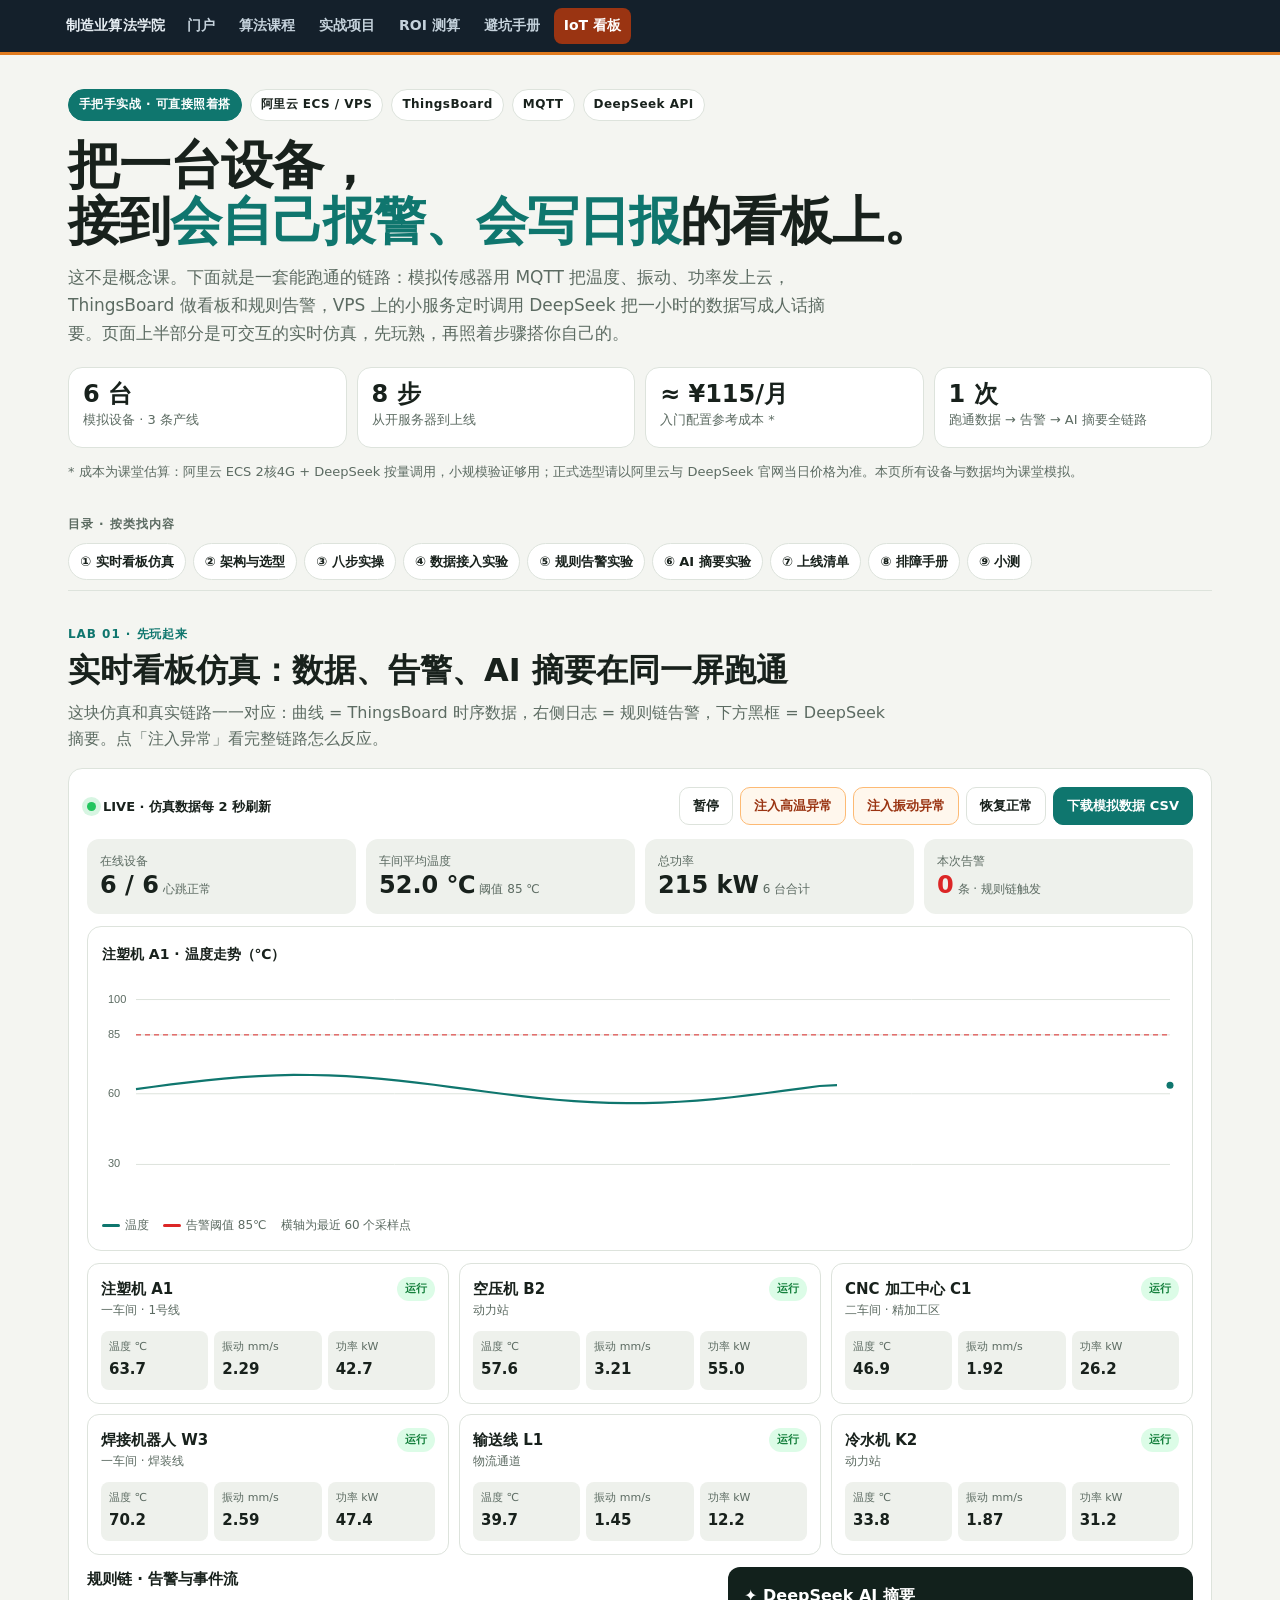
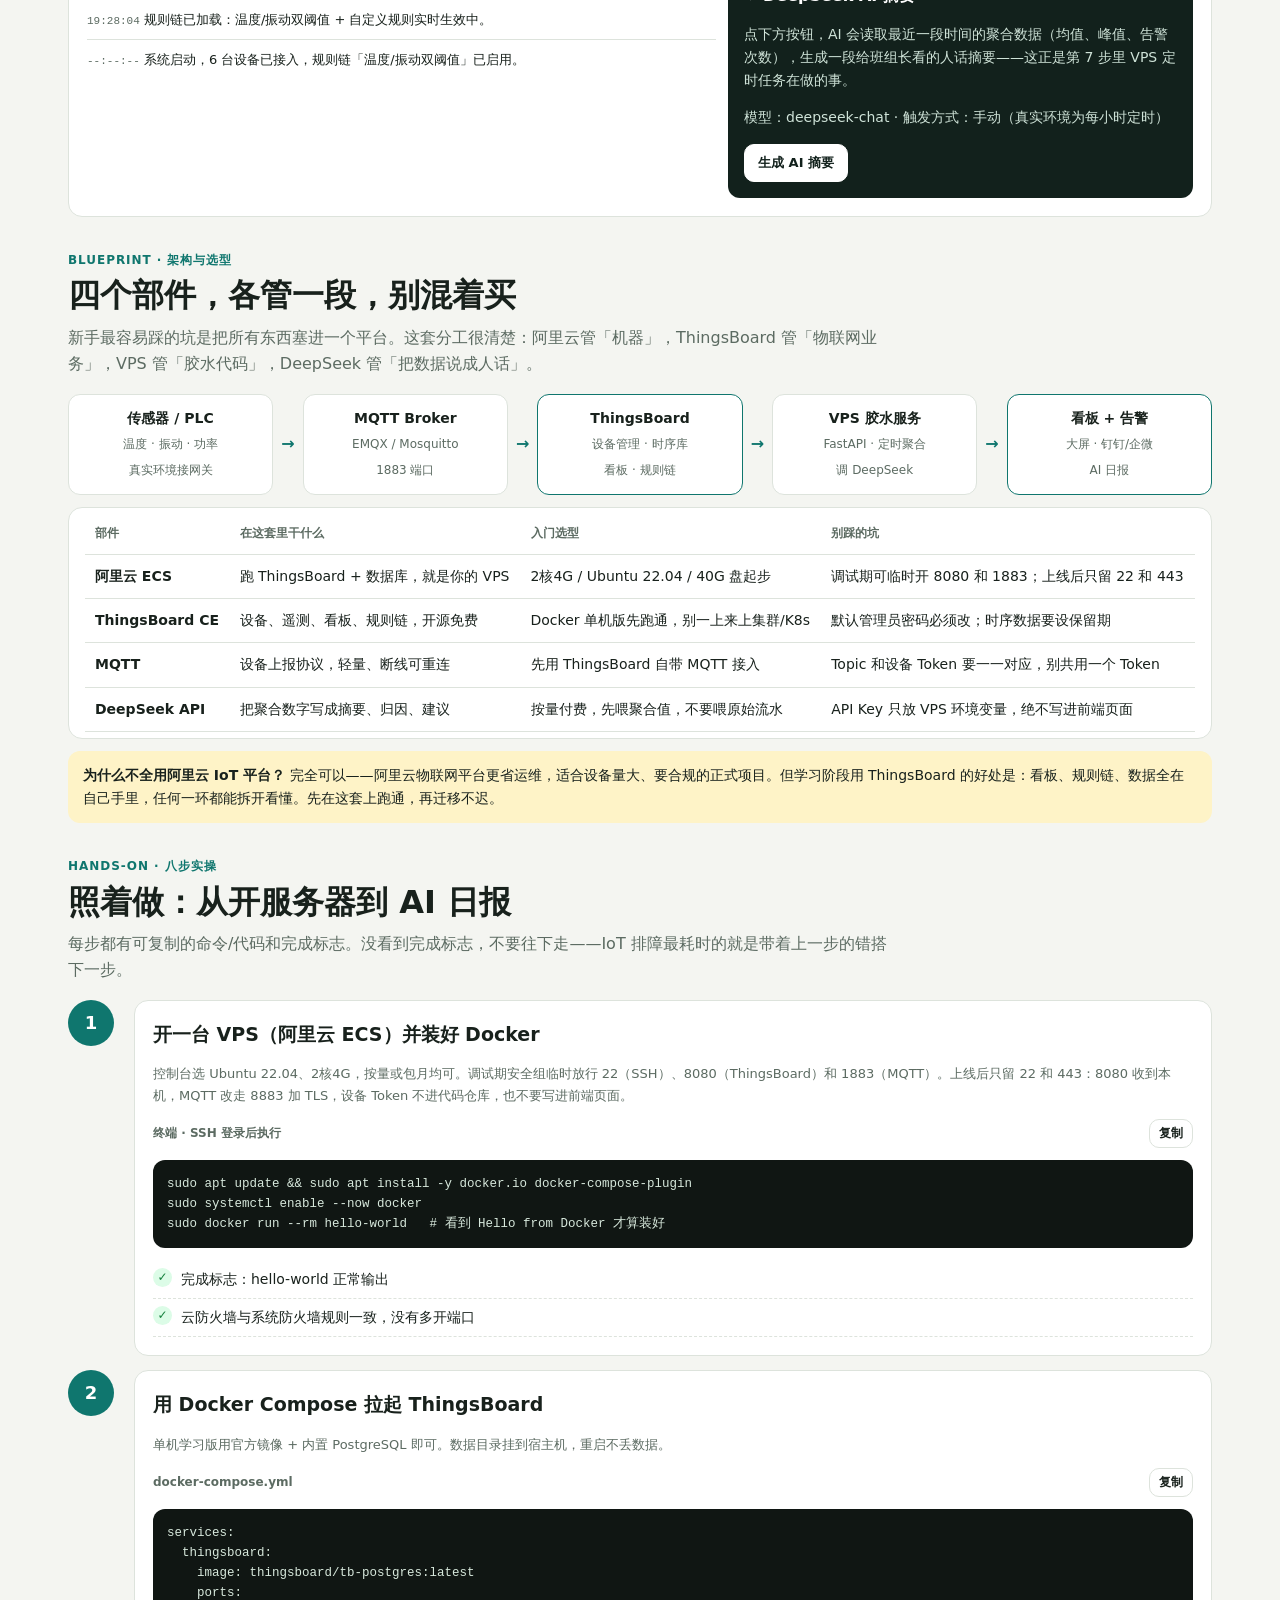
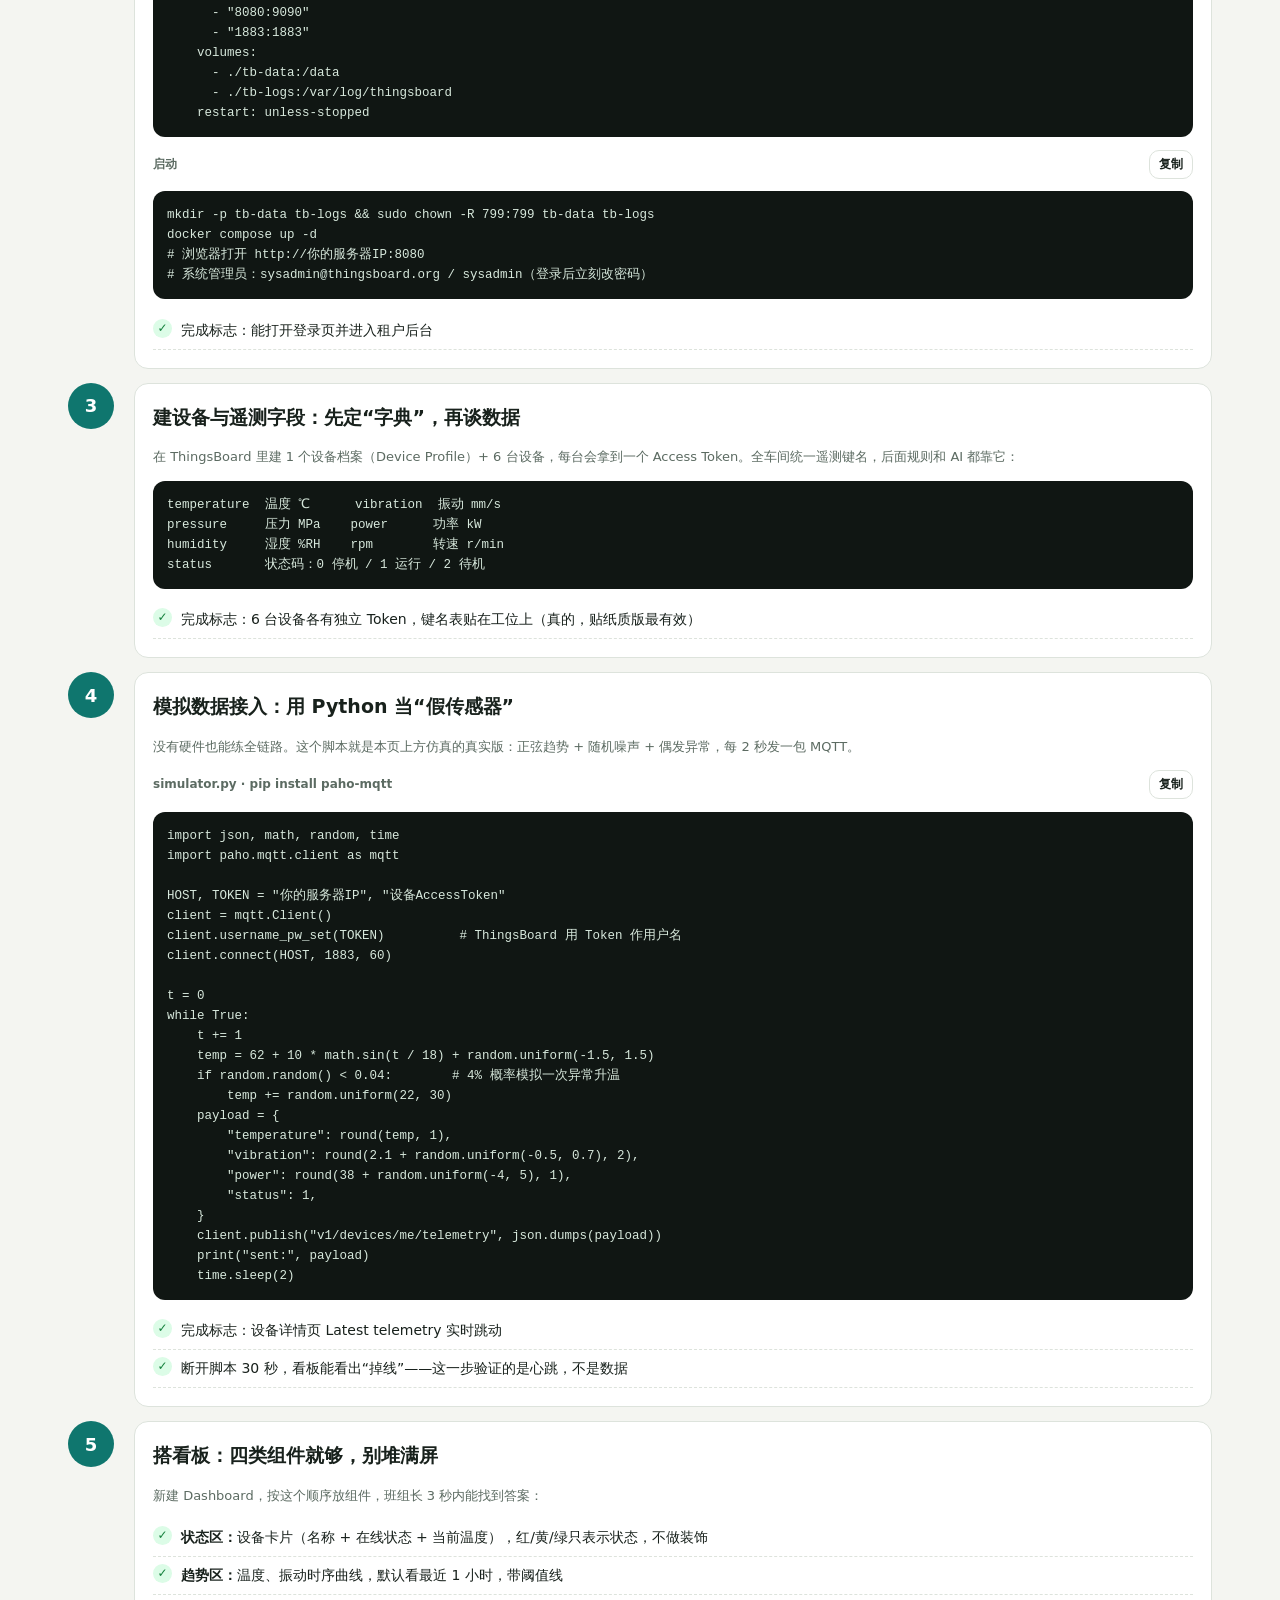
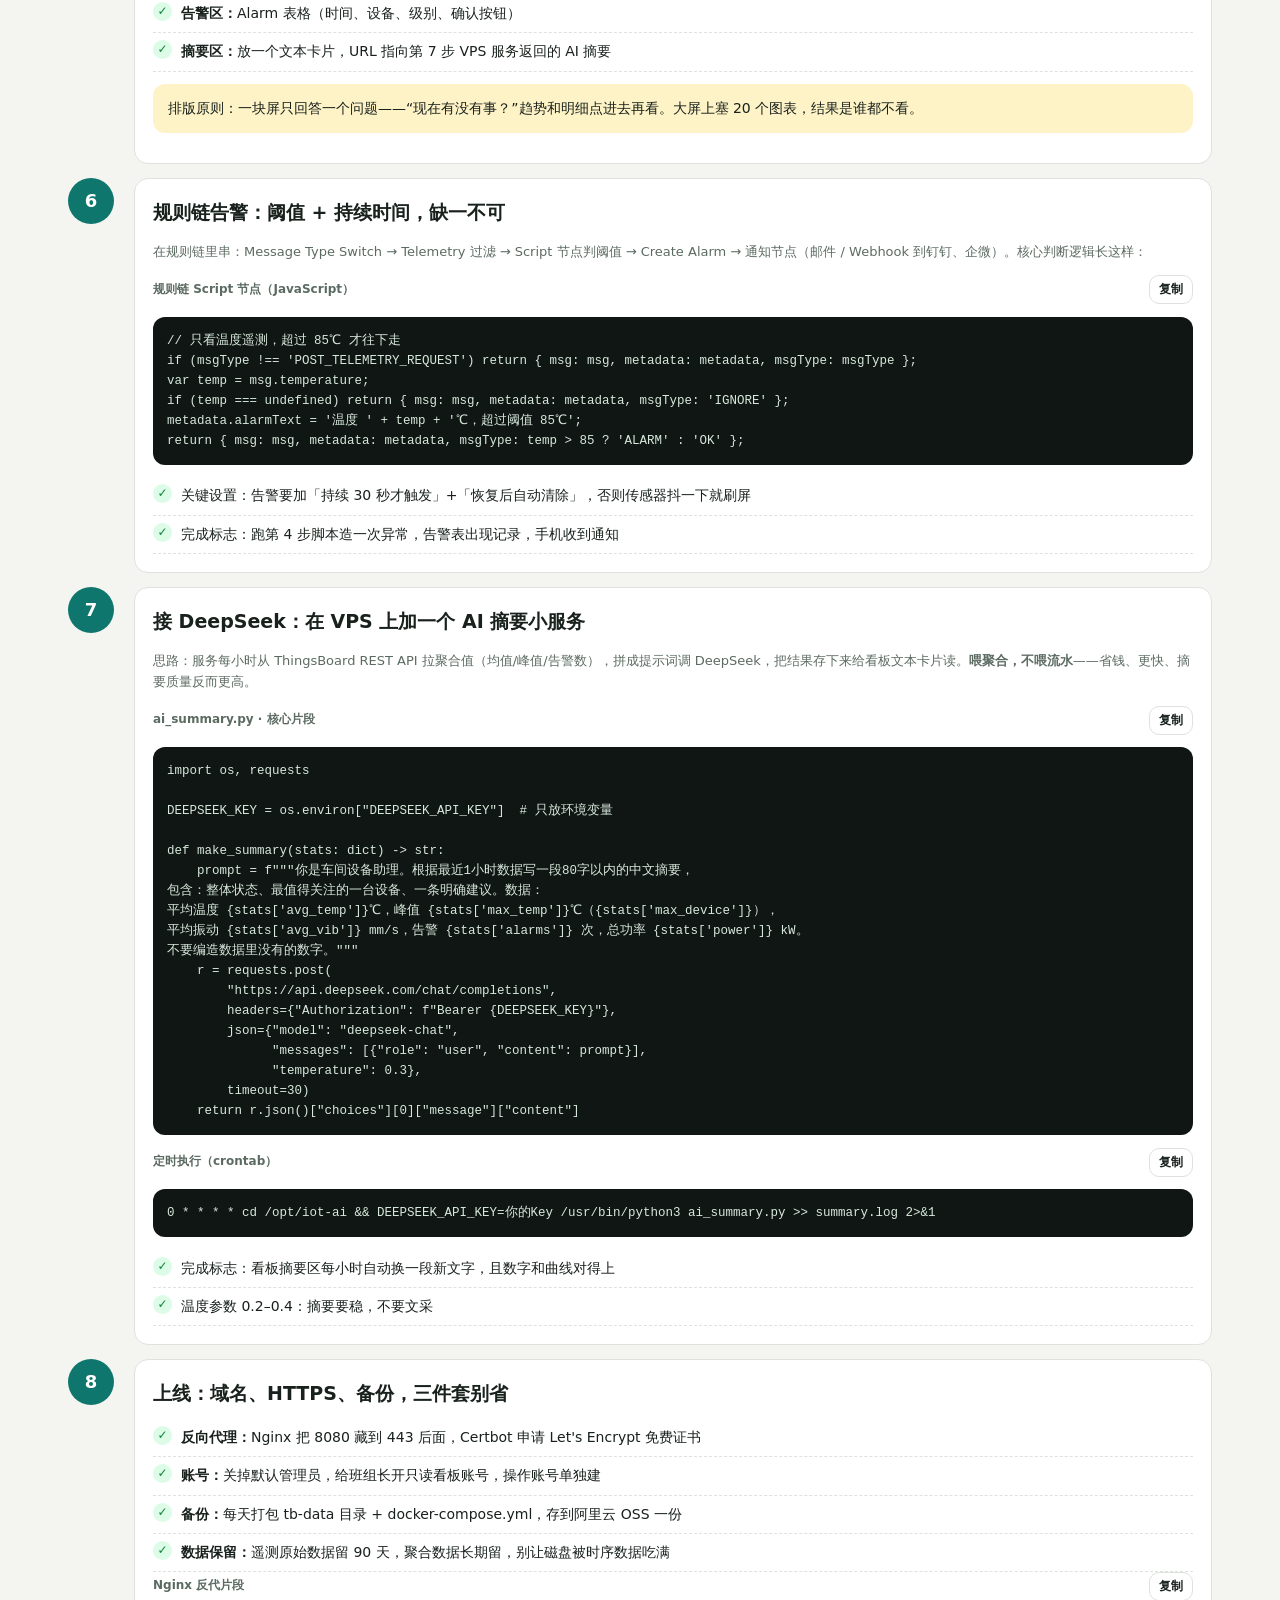
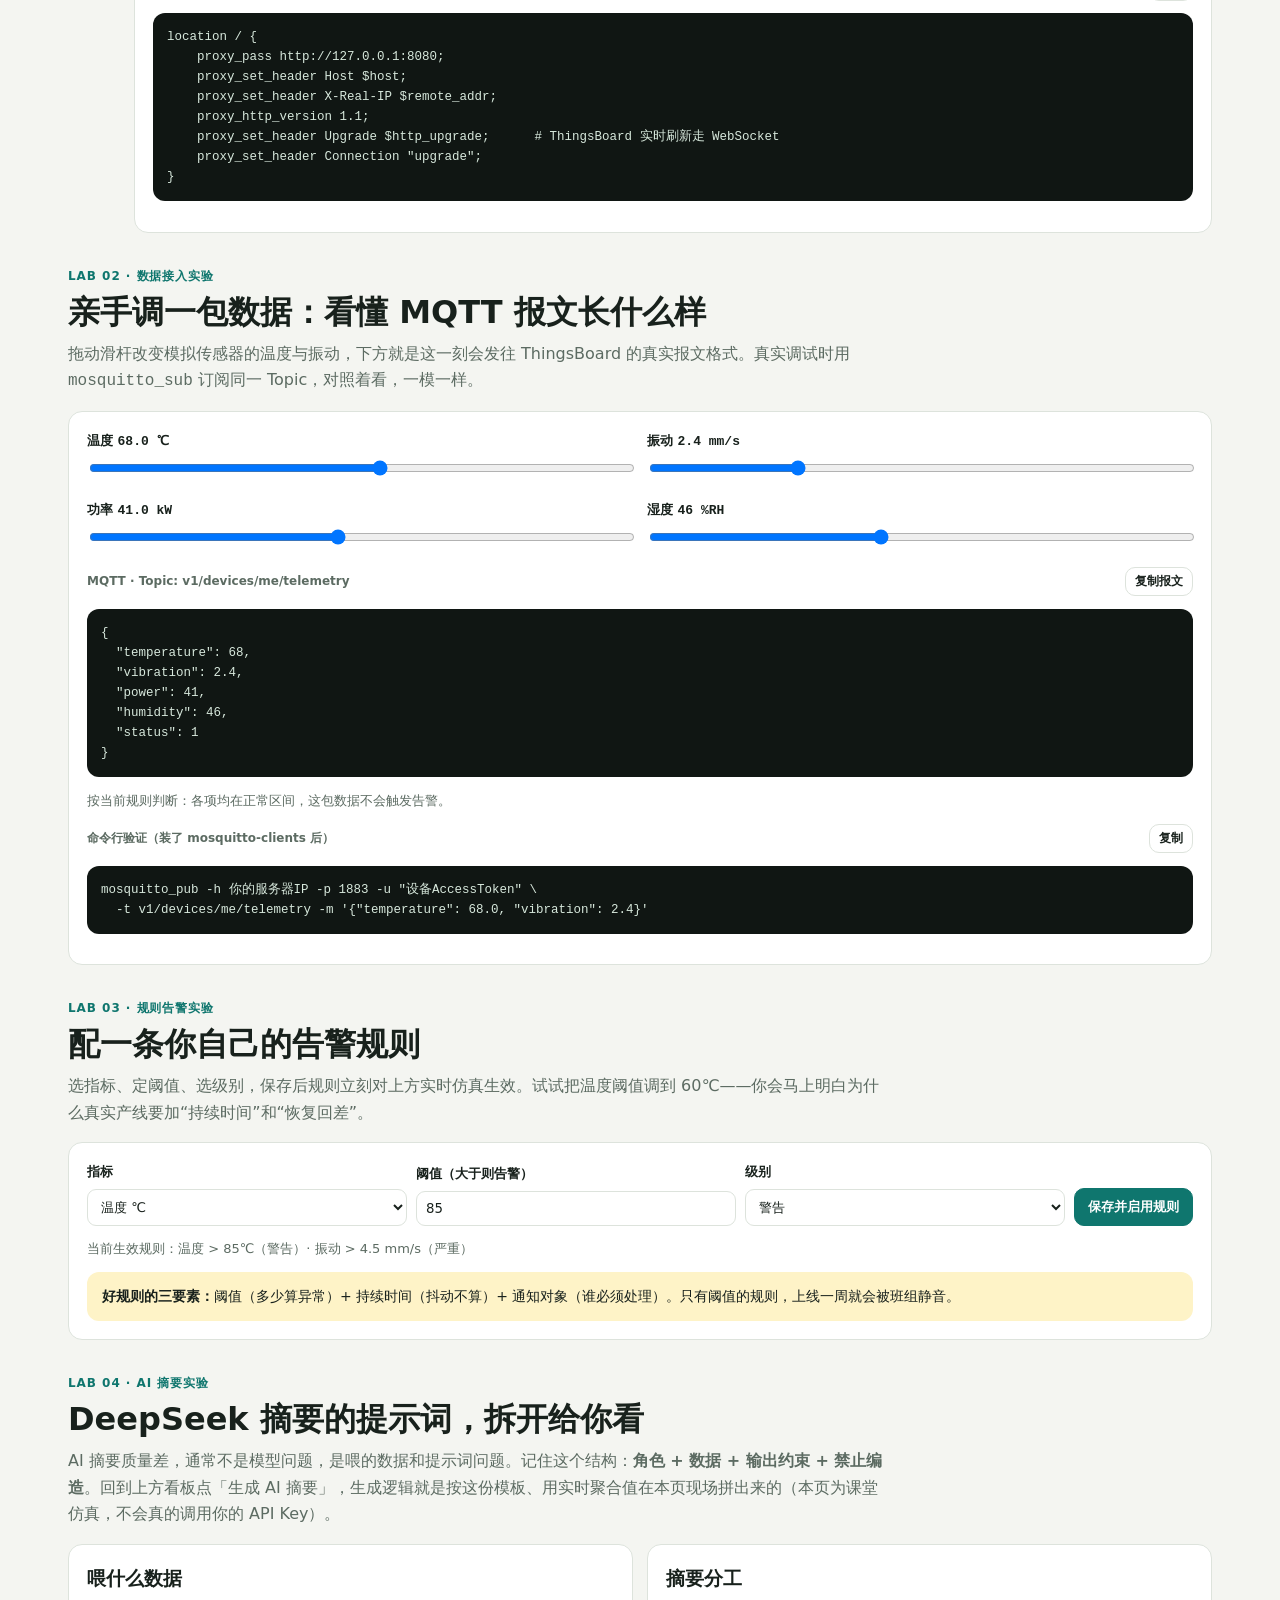
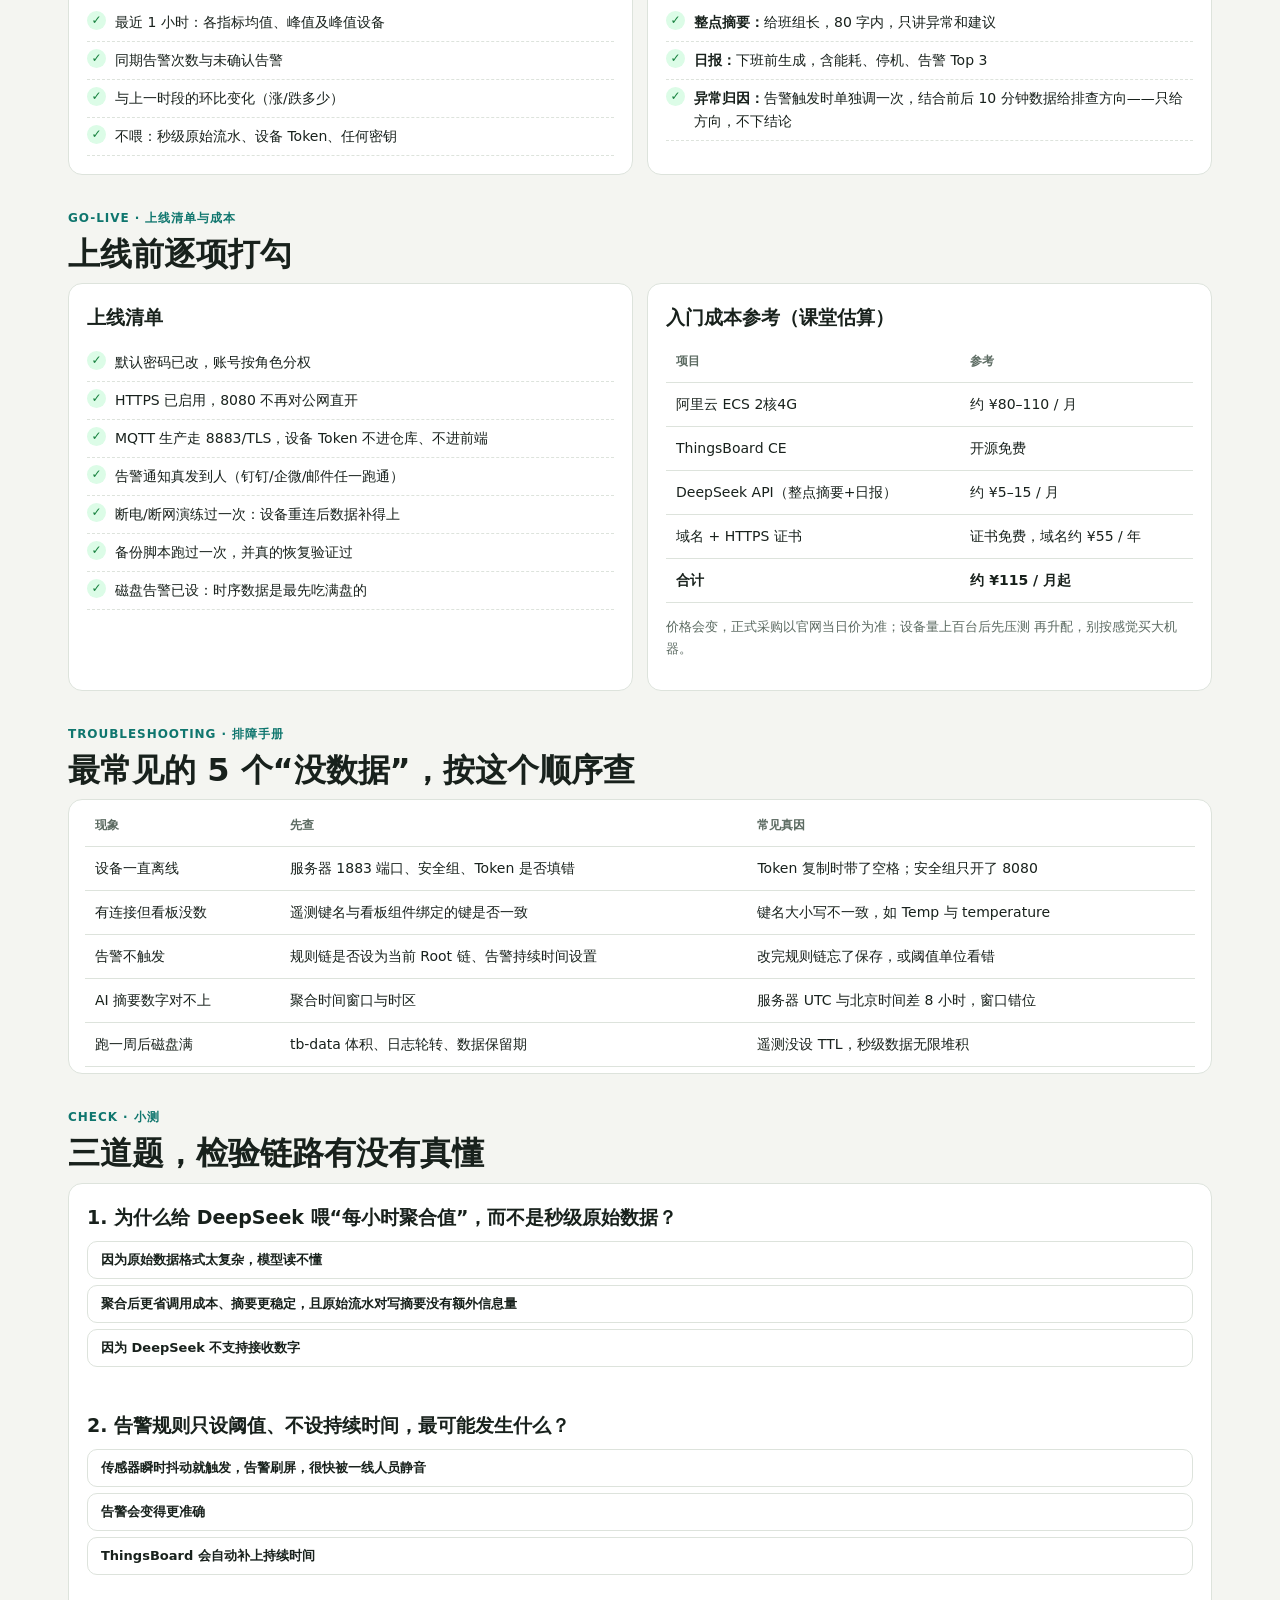
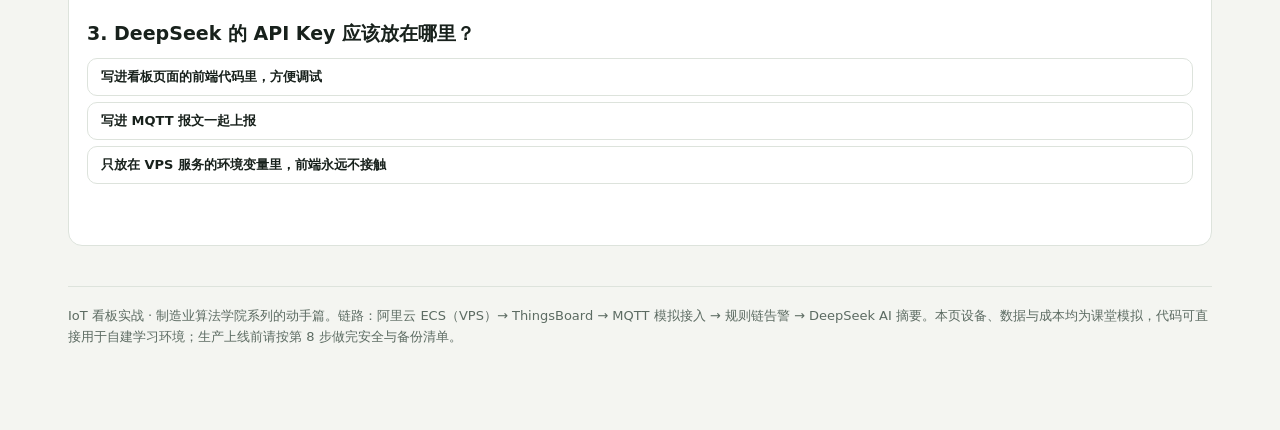
<file: industrial-ai-iot-dashboard/index.html>
<!doctype html>
<html lang="zh-CN">
<head>
<meta charset="utf-8">
<meta name="viewport" content="width=device-width, initial-scale=1, viewport-fit=cover">
<meta name="color-scheme" content="light dark">
<title>IoT 看板实战 · 阿里云 × ThingsBoard × MQTT × DeepSeek</title>
<meta name="description" content="把模拟传感器、MQTT、ThingsBoard 规则告警和 DeepSeek 摘要串成一条可照着搭的链路。含实时看板仿真、八步实操、上线清单和排障。">
<meta property="og:title" content="IoT 看板实战">
<meta property="og:description" content="设备数据进看板、规则告警、AI 写日报。调试端口上线前要收回。">
<meta property="og:type" content="website">
<meta property="og:locale" content="zh_CN">
<link rel="canonical" href="https://nalgnep.github.io/muse-projects/industrial-ai-iot-dashboard/">
<link rel="icon" href="../assets/favicon.svg" type="image/svg+xml">
<meta name="theme-color" content="#14202b">
<style>
:root{
  --bg:#f4f5f1; --surface:#ffffff; --surface2:#eef1ec; --ink:#18211c; --muted:#5c6b62; --line:#dde3dc;
  --teal:#0f766e; --teal2:#0b5e57; --amber:#b45309; --amber-bg:#fef3c7; --red:#dc2626; --red-bg:#fee2e2; --green:#15803d; --green-bg:#dcfce7; --blue:#1d4ed8;
  --code-bg:#101613; --code-ink:#d7e8dc;
  --radius:14px;
}
@media (prefers-color-scheme: dark){
  :root{ --bg:#0d1310; --surface:#151d18; --surface2:#1c2721; --ink:#e8eee9; --muted:#9fb0a4; --line:#2a3830; --amber-bg:#3a2c0e; --red-bg:#3d1414; --green-bg:#14331e; --code-bg:#0a0e0b; }
}
*{box-sizing:border-box}
html{scroll-behavior:smooth}
body{margin:0;font-family:"Noto Sans SC",system-ui,-apple-system,sans-serif;background:var(--bg);color:var(--ink);line-height:1.65;font-size:16px}
a{color:var(--teal);text-decoration:none}
.mono{font-family:"JetBrains Mono",monospace}
.wrap{max-width:1180px;margin:0 auto;padding:0 18px 72px}
/* hero */
.hero{padding:34px 0 8px}
.hero-tags{display:flex;flex-wrap:wrap;gap:8px;margin-bottom:16px}
.tag{font-size:12px;font-weight:700;letter-spacing:.04em;padding:5px 10px;border-radius:999px;background:var(--surface);border:1px solid var(--line)}
.tag.hot{background:var(--teal);color:#fff;border-color:var(--teal)}
h1{font-size:clamp(30px,5.4vw,52px);line-height:1.08;font-weight:900;margin:0 0 14px;letter-spacing:-.02em}
h1 em{font-style:normal;color:var(--teal)}
.lede{font-size:17px;color:var(--muted);max-width:760px;margin:0 0 20px}
.hero-stats{display:grid;grid-template-columns:repeat(4,1fr);gap:10px;margin:18px 0 6px}
.hstat{background:var(--surface);border:1px solid var(--line);border-radius:var(--radius);padding:14px}
.hstat b{display:block;font-size:24px;line-height:1;font-weight:900}
.hstat span{font-size:13px;color:var(--muted)}
/* dir nav */
.dir{position:sticky;top:var(--site-nav-offset,52px);z-index:20;background:var(--bg);padding:12px 0 10px;border-bottom:1px solid var(--line);margin-bottom:22px}
.dir-title{font-size:12px;font-weight:900;letter-spacing:.08em;color:var(--muted);margin-bottom:8px}
.dir-links{display:flex;flex-wrap:wrap;gap:7px}
.dir-links a{font-size:13px;font-weight:700;color:var(--ink);background:var(--surface);border:1px solid var(--line);padding:7px 11px;border-radius:999px}
.dir-links a:hover{border-color:var(--teal);color:var(--teal)}
.cat{font-size:12px;font-weight:900;letter-spacing:.08em;color:var(--teal);text-transform:uppercase;margin:34px 0 6px}
h2{font-size:clamp(23px,3.6vw,32px);line-height:1.2;margin:0 0 10px;font-weight:900}
h3{font-size:19px;margin:0 0 8px;font-weight:800}
.sub{color:var(--muted);margin:0 0 16px;max-width:820px}
.card{background:var(--surface);border:1px solid var(--line);border-radius:var(--radius);padding:18px}
.grid2{display:grid;grid-template-columns:1fr 1fr;gap:14px}
.grid3{display:grid;grid-template-columns:repeat(3,1fr);gap:14px}
/* dashboard */
.dash-head{display:flex;flex-wrap:wrap;gap:10px;align-items:center;justify-content:space-between;margin-bottom:14px}
.live-dot{display:inline-flex;align-items:center;gap:7px;font-weight:800;font-size:13px}
.live-dot i{width:9px;height:9px;border-radius:50%;background:#22c55e;display:inline-block;box-shadow:0 0 0 5px rgba(34,197,94,.18)}
.btn{appearance:none;border:1px solid var(--line);background:var(--surface);color:var(--ink);font-family:inherit;font-weight:700;font-size:13px;padding:9px 13px;border-radius:10px;cursor:pointer}
.btn.primary{background:var(--teal);color:#fff;border-color:var(--teal)}
.btn.warn{background:#fff7ed;border-color:#fdba74;color:#9a3412}
@media (prefers-color-scheme: dark){.btn.warn{background:#2b1a0c;color:#fdba74}}
.btn:active{transform:translateY(1px)}
.kpis{display:grid;grid-template-columns:repeat(4,1fr);gap:10px;margin-bottom:12px}
.kpi{background:var(--surface2);border-radius:12px;padding:13px}
.kpi span{font-size:12px;color:var(--muted);display:block}
.kpi b{font-size:24px;line-height:1.1}
.kpi small{font-size:12px;color:var(--muted)}
.chart-box{background:var(--surface);border:1px solid var(--line);border-radius:var(--radius);padding:14px;margin-bottom:12px}
canvas#mainChart{width:100%;height:240px;display:block}
.legend{display:flex;flex-wrap:wrap;gap:14px;font-size:12px;color:var(--muted);margin-top:8px}
.legend i{width:18px;height:3px;display:inline-block;vertical-align:middle;margin-right:5px;border-radius:2px}
.devices{display:grid;grid-template-columns:repeat(3,1fr);gap:10px}
.device{border:1px solid var(--line);border-radius:12px;padding:13px;background:var(--surface)}
.device-top{display:flex;justify-content:space-between;align-items:flex-start;gap:8px}
.device h4{margin:0;font-size:15px}
.device .loc{font-size:12px;color:var(--muted)}
.badge{font-size:11px;font-weight:800;padding:3px 8px;border-radius:999px;background:var(--green-bg);color:var(--green);white-space:nowrap}
.badge.warnb{background:var(--amber-bg);color:var(--amber)}
.badge.alarmb{background:var(--red-bg);color:var(--red)}
.metrics{display:grid;grid-template-columns:1fr 1fr 1fr;gap:6px;margin-top:10px;text-align:left}
.metrics div{background:var(--surface2);border-radius:8px;padding:7px 8px}
.metrics span{font-size:11px;color:var(--muted);display:block}
.metrics b{font-size:15px}
.feed{display:grid;grid-template-columns:1.15fr .85fr;gap:12px;margin-top:12px}
.log{list-style:none;margin:0;padding:0;max-height:250px;overflow:auto}
.log li{padding:9px 0;border-bottom:1px solid var(--line);font-size:13px}
.log li:last-child{border-bottom:0}
.log time{color:var(--muted);font-family:"JetBrains Mono",monospace;font-size:11px}
.ai-box{background:#0f1d19;color:#e7f2ec;border-radius:12px;padding:16px}
@media (prefers-color-scheme: light){.ai-box{background:#12211c}}
.ai-box h4{margin:0 0 6px;color:#fff}
.ai-box p{font-size:14px;color:#cfe3d8}
.ai-meta{font-size:12px;color:#8fb3a4}
/* arch */
.arch{display:flex;flex-wrap:wrap;align-items:stretch;gap:8px}
.node{flex:1 1 130px;background:var(--surface);border:1.5px solid var(--line);border-radius:12px;padding:12px;text-align:center}
.node b{display:block;font-size:14px}
.node span{font-size:12px;color:var(--muted)}
.node.hl{border-color:var(--teal)}
.arrow{align-self:center;font-weight:900;color:var(--teal)}
table{width:100%;border-collapse:collapse;font-size:14px}
th,td{padding:10px;border-bottom:1px solid var(--line);text-align:left;vertical-align:top}
th{font-size:12px;color:var(--muted)}
/* steps */
.step{display:grid;grid-template-columns:52px 1fr;gap:14px;margin-bottom:14px}
.step-no{width:46px;height:46px;border-radius:50%;background:var(--teal);color:#fff;display:grid;place-items:center;font-weight:900;font-size:18px}
pre{background:var(--code-bg);color:var(--code-ink);border-radius:12px;padding:14px;overflow:auto;font-family:"JetBrains Mono",monospace;font-size:12.5px;line-height:1.6;white-space:pre-wrap;word-break:break-word}
.code-head{display:flex;justify-content:space-between;align-items:center;margin-bottom:6px}
.code-head span{font-size:12px;font-weight:800;color:var(--muted)}
.copy-btn{font-size:12px;padding:5px 9px}
.check{list-style:none;margin:10px 0 0;padding:0}
.check li{padding:7px 0 7px 28px;position:relative;font-size:14px;border-bottom:1px dashed var(--line)}
.check li:before{content:"✓";position:absolute;left:0;top:7px;width:19px;height:19px;border-radius:50%;background:var(--green-bg);color:var(--green);display:grid;place-items:center;font-size:12px;font-weight:900}
.note{border-radius:12px;padding:13px 15px;font-size:14px;background:var(--amber-bg);color:var(--ink);margin:12px 0}
.sliders{display:grid;grid-template-columns:1fr 1fr;gap:14px}
label.fl{font-size:13px;font-weight:700;display:block;margin-bottom:6px}
input[type=range]{width:100%}
input[type=number],select{width:100%;padding:9px;border:1px solid var(--line);border-radius:9px;background:var(--surface);color:var(--ink);font-family:inherit}
.rule-row{display:grid;grid-template-columns:1fr 1fr 1fr auto;gap:9px;align-items:end}
.quiz-q{margin-bottom:14px}
.opt{display:block;width:100%;text-align:left;margin:6px 0}
.result{font-size:14px;font-weight:700;margin-top:7px;min-height:22px}
.small{font-size:13px;color:var(--muted)}
.foot{margin-top:40px;padding-top:18px;border-top:1px solid var(--line);color:var(--muted);font-size:13px}
@media(max-width:860px){
  .hero-stats,.kpis{grid-template-columns:1fr 1fr}
  .grid2,.grid3,.devices,.feed,.sliders{grid-template-columns:1fr}
  .rule-row{grid-template-columns:1fr}
  .step{grid-template-columns:38px 1fr}.step-no{width:36px;height:36px;font-size:15px}
  canvas#mainChart{height:200px}
}
@media (prefers-reduced-motion: reduce){html{scroll-behavior:auto}}
</style>
<link rel="stylesheet" href="../assets/site.css">
</head>
<body>
<div class="wrap">
  <header class="hero">
    <div class="hero-tags"><span class="tag hot">手把手实战 · 可直接照着搭</span><span class="tag">阿里云 ECS / VPS</span><span class="tag">ThingsBoard</span><span class="tag">MQTT</span><span class="tag">DeepSeek API</span></div>
    <h1>把一台设备，<br>接到<em>会自己报警、会写日报</em>的看板上。</h1>
    <p class="lede">这不是概念课。下面就是一套能跑通的链路：模拟传感器用 MQTT 把温度、振动、功率发上云，ThingsBoard 做看板和规则告警，VPS 上的小服务定时调用 DeepSeek 把一小时的数据写成人话摘要。页面上半部分是可交互的实时仿真，先玩熟，再照着步骤搭你自己的。</p>
    <div class="hero-stats">
      <div class="hstat"><b>6 台</b><span>模拟设备 · 3 条产线</span></div>
      <div class="hstat"><b>8 步</b><span>从开服务器到上线</span></div>
      <div class="hstat"><b>≈ ¥115/月</b><span>入门配置参考成本 *</span></div>
      <div class="hstat"><b>1 次</b><span>跑通数据 → 告警 → AI 摘要全链路</span></div>
    </div>
    <p class="small">* 成本为课堂估算：阿里云 ECS 2核4G + DeepSeek 按量调用，小规模验证够用；正式选型请以阿里云与 DeepSeek 官网当日价格为准。本页所有设备与数据均为课堂模拟。</p>
  </header>

  <nav class="dir" aria-label="目录">
    <div class="dir-title">目录 · 按类找内容</div>
    <div class="dir-links">
      <a href="#live">① 实时看板仿真</a><a href="#arch">② 架构与选型</a><a href="#steps">③ 八步实操</a><a href="#mqtt-lab">④ 数据接入实验</a><a href="#rules">⑤ 规则告警实验</a><a href="#ai">⑥ AI 摘要实验</a><a href="#deploy">⑦ 上线清单</a><a href="#trouble">⑧ 排障手册</a><a href="#quiz">⑨ 小测</a>
    </div>
  </nav>

  <!-- LIVE -->
  <section id="live">
    <p class="cat">Lab 01 · 先玩起来</p>
    <h2>实时看板仿真：数据、告警、AI 摘要在同一屏跑通</h2>
    <p class="sub">这块仿真和真实链路一一对应：曲线 = ThingsBoard 时序数据，右侧日志 = 规则链告警，下方黑框 = DeepSeek 摘要。点「注入异常」看完整链路怎么反应。</p>
    <div class="card">
      <div class="dash-head">
        <span class="live-dot"><i></i><span id="liveLabel">LIVE · 仿真数据每 2 秒刷新</span></span>
        <div style="display:flex;flex-wrap:wrap;gap:7px">
          <button class="btn" id="pauseBtn">暂停</button>
          <button class="btn warn" id="heatBtn">注入高温异常</button>
          <button class="btn warn" id="vibBtn">注入振动异常</button>
          <button class="btn" id="recoverBtn">恢复正常</button>
          <button class="btn primary" id="csvBtn">下载模拟数据 CSV</button>
        </div>
      </div>
      <div class="kpis">
        <div class="kpi"><span>在线设备</span><b id="kOnline">6 / 6</b><small> 心跳正常</small></div>
        <div class="kpi"><span>车间平均温度</span><b id="kTemp">-- ℃</b><small> 阈值 85 ℃</small></div>
        <div class="kpi"><span>总功率</span><b id="kPower">-- kW</b><small> 6 台合计</small></div>
        <div class="kpi"><span>本次告警</span><b id="kAlerts" style="color:var(--red)">0</b><small> 条 · 规则链触发</small></div>
      </div>
      <div class="chart-box">
        <strong style="font-size:14px">注塑机 A1 · 温度走势（℃）</strong>
        <canvas id="mainChart" width="1040" height="240" aria-label="注塑机温度实时曲线"></canvas>
        <div class="legend"><span><i style="background:#0f766e"></i>温度</span><span><i style="background:#dc2626"></i>告警阈值 85℃</span><span>横轴为最近 60 个采样点</span></div>
      </div>
      <div class="devices" id="devices"></div>
      <div class="feed">
        <div>
          <h3 style="font-size:15px">规则链 · 告警与事件流</h3>
          <ul class="log" id="eventLog"><li><time>--:--:--</time> 系统启动，6 台设备已接入，规则链「温度/振动双阈值」已启用。</li></ul>
        </div>
        <div class="ai-box">
          <h4>✦ DeepSeek AI 摘要</h4>
          <p id="aiText">点下方按钮，AI 会读取最近一段时间的聚合数据（均值、峰值、告警次数），生成一段给班组长看的人话摘要——这正是第 7 步里 VPS 定时任务在做的事。</p>
          <p class="ai-meta" id="aiMeta">模型：deepseek-chat · 触发方式：手动（真实环境为每小时定时）</p>
          <button class="btn primary" id="aiBtn" style="background:#fff;color:#12211c;border-color:#fff">生成 AI 摘要</button>
        </div>
      </div>
    </div>
  </section>

  <!-- ARCH -->
  <section id="arch">
    <p class="cat">Blueprint · 架构与选型</p>
    <h2>四个部件，各管一段，别混着买</h2>
    <p class="sub">新手最容易踩的坑是把所有东西塞进一个平台。这套分工很清楚：阿里云管「机器」，ThingsBoard 管「物联网业务」，VPS 管「胶水代码」，DeepSeek 管「把数据说成人话」。</p>
    <div class="arch" aria-label="架构图">
      <div class="node"><b>传感器 / PLC</b><span>温度 · 振动 · 功率<br>真实环境接网关</span></div><div class="arrow">→</div>
      <div class="node"><b>MQTT Broker</b><span>EMQX / Mosquitto<br>1883 端口</span></div><div class="arrow">→</div>
      <div class="node hl"><b>ThingsBoard</b><span>设备管理 · 时序库<br>看板 · 规则链</span></div><div class="arrow">→</div>
      <div class="node"><b>VPS 胶水服务</b><span>FastAPI · 定时聚合<br>调 DeepSeek</span></div><div class="arrow">→</div>
      <div class="node hl"><b>看板 + 告警</b><span>大屏 · 钉钉/企微<br>AI 日报</span></div>
    </div>
    <div class="card" style="margin-top:12px;padding:6px 16px;overflow-x:auto">
      <table>
        <tr><th>部件</th><th>在这套里干什么</th><th>入门选型</th><th>别踩的坑</th></tr>
        <tr><td><b>阿里云 ECS</b></td><td>跑 ThingsBoard + 数据库，就是你的 VPS</td><td>2核4G / Ubuntu 22.04 / 40G 盘起步</td><td>调试期可临时开 8080 和 1883；上线后只留 22 和 443</td></tr>
        <tr><td><b>ThingsBoard CE</b></td><td>设备、遥测、看板、规则链，开源免费</td><td>Docker 单机版先跑通，别一上来上集群/K8s</td><td>默认管理员密码必须改；时序数据要设保留期</td></tr>
        <tr><td><b>MQTT</b></td><td>设备上报协议，轻量、断线可重连</td><td>先用 ThingsBoard 自带 MQTT 接入</td><td>Topic 和设备 Token 要一一对应，别共用一个 Token</td></tr>
        <tr><td><b>DeepSeek API</b></td><td>把聚合数字写成摘要、归因、建议</td><td>按量付费，先喂聚合值，不要喂原始流水</td><td>API Key 只放 VPS 环境变量，绝不写进前端页面</td></tr>
      </table>
    </div>
    <div class="note"><b>为什么不全用阿里云 IoT 平台？</b> 完全可以——阿里云物联网平台更省运维，适合设备量大、要合规的正式项目。但学习阶段用 ThingsBoard 的好处是：看板、规则链、数据全在自己手里，任何一环都能拆开看懂。先在这套上跑通，再迁移不迟。</div>
  </section>

  <!-- STEPS -->
  <section id="steps">
    <p class="cat">Hands-on · 八步实操</p>
    <h2>照着做：从开服务器到 AI 日报</h2>
    <p class="sub">每步都有可复制的命令/代码和完成标志。没看到完成标志，不要往下走——IoT 排障最耗时的就是带着上一步的错搭下一步。</p>

    <div class="step"><div class="step-no">1</div><div class="card">
      <h3>开一台 VPS（阿里云 ECS）并装好 Docker</h3>
      <p class="small">控制台选 Ubuntu 22.04、2核4G，按量或包月均可。调试期安全组临时放行 22（SSH）、8080（ThingsBoard）和 1883（MQTT）。上线后只留 22 和 443：8080 收到本机，MQTT 改走 8883 加 TLS，设备 Token 不进代码仓库，也不要写进前端页面。</p>
      <div class="code-head"><span>终端 · SSH 登录后执行</span><button class="btn copy-btn" data-copy="c1">复制</button></div>
      <pre id="c1">sudo apt update &amp;&amp; sudo apt install -y docker.io docker-compose-plugin
sudo systemctl enable --now docker
sudo docker run --rm hello-world   # 看到 Hello from Docker 才算装好</pre>
      <ul class="check"><li>完成标志：hello-world 正常输出</li><li>云防火墙与系统防火墙规则一致，没有多开端口</li></ul>
    </div></div>

    <div class="step"><div class="step-no">2</div><div class="card">
      <h3>用 Docker Compose 拉起 ThingsBoard</h3>
      <p class="small">单机学习版用官方镜像 + 内置 PostgreSQL 即可。数据目录挂到宿主机，重启不丢数据。</p>
      <div class="code-head"><span>docker-compose.yml</span><button class="btn copy-btn" data-copy="c2">复制</button></div>
      <pre id="c2">services:
  thingsboard:
    image: thingsboard/tb-postgres:latest
    ports:
      - "8080:9090"
      - "1883:1883"
    volumes:
      - ./tb-data:/data
      - ./tb-logs:/var/log/thingsboard
    restart: unless-stopped</pre>
      <div class="code-head"><span>启动</span><button class="btn copy-btn" data-copy="c2b">复制</button></div>
      <pre id="c2b">mkdir -p tb-data tb-logs &amp;&amp; sudo chown -R 799:799 tb-data tb-logs
docker compose up -d
# 浏览器打开 http://你的服务器IP:8080
# 系统管理员：sysadmin@thingsboard.org / sysadmin（登录后立刻改密码）</pre>
      <ul class="check"><li>完成标志：能打开登录页并进入租户后台</li></ul>
    </div></div>

    <div class="step"><div class="step-no">3</div><div class="card">
      <h3>建设备与遥测字段：先定“字典”，再谈数据</h3>
      <p class="small">在 ThingsBoard 里建 1 个设备档案（Device Profile）+ 6 台设备，每台会拿到一个 Access Token。全车间统一遥测键名，后面规则和 AI 都靠它：</p>
      <pre>temperature  温度 ℃      vibration  振动 mm/s
pressure     压力 MPa    power      功率 kW
humidity     湿度 %RH    rpm        转速 r/min
status       状态码：0 停机 / 1 运行 / 2 待机</pre>
      <ul class="check"><li>完成标志：6 台设备各有独立 Token，键名表贴在工位上（真的，贴纸质版最有效）</li></ul>
    </div></div>

    <div class="step"><div class="step-no">4</div><div class="card">
      <h3>模拟数据接入：用 Python 当“假传感器”</h3>
      <p class="small">没有硬件也能练全链路。这个脚本就是本页上方仿真的真实版：正弦趋势 + 随机噪声 + 偶发异常，每 2 秒发一包 MQTT。</p>
      <div class="code-head"><span>simulator.py · pip install paho-mqtt</span><button class="btn copy-btn" data-copy="c4">复制</button></div>
      <pre id="c4">import json, math, random, time
import paho.mqtt.client as mqtt

HOST, TOKEN = "你的服务器IP", "设备AccessToken"
client = mqtt.Client()
client.username_pw_set(TOKEN)          # ThingsBoard 用 Token 作用户名
client.connect(HOST, 1883, 60)

t = 0
while True:
    t += 1
    temp = 62 + 10 * math.sin(t / 18) + random.uniform(-1.5, 1.5)
    if random.random() &lt; 0.04:        # 4% 概率模拟一次异常升温
        temp += random.uniform(22, 30)
    payload = {
        "temperature": round(temp, 1),
        "vibration": round(2.1 + random.uniform(-0.5, 0.7), 2),
        "power": round(38 + random.uniform(-4, 5), 1),
        "status": 1,
    }
    client.publish("v1/devices/me/telemetry", json.dumps(payload))
    print("sent:", payload)
    time.sleep(2)</pre>
      <ul class="check"><li>完成标志：设备详情页 Latest telemetry 实时跳动</li><li>断开脚本 30 秒，看板能看出“掉线”——这一步验证的是心跳，不是数据</li></ul>
    </div></div>

    <div class="step"><div class="step-no">5</div><div class="card">
      <h3>搭看板：四类组件就够，别堆满屏</h3>
      <p class="small">新建 Dashboard，按这个顺序放组件，班组长 3 秒内能找到答案：</p>
      <ul class="check">
        <li><b>状态区：</b>设备卡片（名称 + 在线状态 + 当前温度），红/黄/绿只表示状态，不做装饰</li>
        <li><b>趋势区：</b>温度、振动时序曲线，默认看最近 1 小时，带阈值线</li>
        <li><b>告警区：</b>Alarm 表格（时间、设备、级别、确认按钮）</li>
        <li><b>摘要区：</b>放一个文本卡片，URL 指向第 7 步 VPS 服务返回的 AI 摘要</li>
      </ul>
      <div class="note">排版原则：一块屏只回答一个问题——“现在有没有事？”趋势和明细点进去再看。大屏上塞 20 个图表，结果是谁都不看。</div>
    </div></div>

    <div class="step"><div class="step-no">6</div><div class="card">
      <h3>规则链告警：阈值 + 持续时间，缺一不可</h3>
      <p class="small">在规则链里串：Message Type Switch → Telemetry 过滤 → Script 节点判阈值 → Create Alarm → 通知节点（邮件 / Webhook 到钉钉、企微）。核心判断逻辑长这样：</p>
      <div class="code-head"><span>规则链 Script 节点（JavaScript）</span><button class="btn copy-btn" data-copy="c6">复制</button></div>
      <pre id="c6">// 只看温度遥测，超过 85℃ 才往下走
if (msgType !== 'POST_TELEMETRY_REQUEST') return { msg: msg, metadata: metadata, msgType: msgType };
var temp = msg.temperature;
if (temp === undefined) return { msg: msg, metadata: metadata, msgType: 'IGNORE' };
metadata.alarmText = '温度 ' + temp + '℃，超过阈值 85℃';
return { msg: msg, metadata: metadata, msgType: temp &gt; 85 ? 'ALARM' : 'OK' };</pre>
      <ul class="check"><li>关键设置：告警要加「持续 30 秒才触发」+「恢复后自动清除」，否则传感器抖一下就刷屏</li><li>完成标志：跑第 4 步脚本造一次异常，告警表出现记录，手机收到通知</li></ul>
    </div></div>

    <div class="step"><div class="step-no">7</div><div class="card">
      <h3>接 DeepSeek：在 VPS 上加一个 AI 摘要小服务</h3>
      <p class="small">思路：服务每小时从 ThingsBoard REST API 拉聚合值（均值/峰值/告警数），拼成提示词调 DeepSeek，把结果存下来给看板文本卡片读。<b>喂聚合，不喂流水</b>——省钱、更快、摘要质量反而更高。</p>
      <div class="code-head"><span>ai_summary.py · 核心片段</span><button class="btn copy-btn" data-copy="c7">复制</button></div>
      <pre id="c7">import os, requests

DEEPSEEK_KEY = os.environ["DEEPSEEK_API_KEY"]  # 只放环境变量

def make_summary(stats: dict) -&gt; str:
    prompt = f"""你是车间设备助理。根据最近1小时数据写一段80字以内的中文摘要，
包含：整体状态、最值得关注的一台设备、一条明确建议。数据：
平均温度 {stats['avg_temp']}℃，峰值 {stats['max_temp']}℃（{stats['max_device']}），
平均振动 {stats['avg_vib']} mm/s，告警 {stats['alarms']} 次，总功率 {stats['power']} kW。
不要编造数据里没有的数字。"""
    r = requests.post(
        "https://api.deepseek.com/chat/completions",
        headers={"Authorization": f"Bearer {DEEPSEEK_KEY}"},
        json={"model": "deepseek-chat",
              "messages": [{"role": "user", "content": prompt}],
              "temperature": 0.3},
        timeout=30)
    return r.json()["choices"][0]["message"]["content"]</pre>
      <div class="code-head"><span>定时执行（crontab）</span><button class="btn copy-btn" data-copy="c7b">复制</button></div>
      <pre id="c7b">0 * * * * cd /opt/iot-ai &amp;&amp; DEEPSEEK_API_KEY=你的Key /usr/bin/python3 ai_summary.py &gt;&gt; summary.log 2&gt;&amp;1</pre>
      <ul class="check"><li>完成标志：看板摘要区每小时自动换一段新文字，且数字和曲线对得上</li><li>温度参数 0.2–0.4：摘要要稳，不要文采</li></ul>
    </div></div>

    <div class="step"><div class="step-no">8</div><div class="card">
      <h3>上线：域名、HTTPS、备份，三件套别省</h3>
      <ul class="check">
        <li><b>反向代理：</b>Nginx 把 8080 藏到 443 后面，Certbot 申请 Let's Encrypt 免费证书</li>
        <li><b>账号：</b>关掉默认管理员，给班组长开只读看板账号，操作账号单独建</li>
        <li><b>备份：</b>每天打包 tb-data 目录 + docker-compose.yml，存到阿里云 OSS 一份</li>
        <li><b>数据保留：</b>遥测原始数据留 90 天，聚合数据长期留，别让磁盘被时序数据吃满</li>
      </ul>
      <div class="code-head"><span>Nginx 反代片段</span><button class="btn copy-btn" data-copy="c8">复制</button></div>
      <pre id="c8">location / {
    proxy_pass http://127.0.0.1:8080;
    proxy_set_header Host $host;
    proxy_set_header X-Real-IP $remote_addr;
    proxy_http_version 1.1;
    proxy_set_header Upgrade $http_upgrade;      # ThingsBoard 实时刷新走 WebSocket
    proxy_set_header Connection "upgrade";
}</pre>
    </div></div>
  </section>

  <!-- MQTT LAB -->
  <section id="mqtt-lab">
    <p class="cat">Lab 02 · 数据接入实验</p>
    <h2>亲手调一包数据：看懂 MQTT 报文长什么样</h2>
    <p class="sub">拖动滑杆改变模拟传感器的温度与振动，下方就是这一刻会发往 ThingsBoard 的真实报文格式。真实调试时用 <span class="mono">mosquitto_sub</span> 订阅同一 Topic，对照着看，一模一样。</p>
    <div class="card">
      <div class="sliders">
        <div><label class="fl" for="sTemp">温度 <span id="sTempV" class="mono">68.0 ℃</span></label><input type="range" id="sTemp" min="20" max="110" step="0.5" value="68"></div>
        <div><label class="fl" for="sVib">振动 <span id="sVibV" class="mono">2.4 mm/s</span></label><input type="range" id="sVib" min="0" max="9" step="0.1" value="2.4"></div>
        <div><label class="fl" for="sPow">功率 <span id="sPowV" class="mono">41.0 kW</span></label><input type="range" id="sPow" min="0" max="90" step="0.5" value="41"></div>
        <div><label class="fl" for="sHum">湿度 <span id="sHumV" class="mono">46 %RH</span></label><input type="range" id="sHum" min="10" max="95" step="1" value="46"></div>
      </div>
      <div class="code-head" style="margin-top:14px"><span>MQTT · Topic: v1/devices/me/telemetry</span><button class="btn copy-btn" data-copy="payloadPre">复制报文</button></div>
      <pre id="payloadPre">{}</pre>
      <p class="small" id="payloadJudge"></p>
      <div class="code-head"><span>命令行验证（装了 mosquitto-clients 后）</span><button class="btn copy-btn" data-copy="cMq">复制</button></div>
      <pre id="cMq">mosquitto_pub -h 你的服务器IP -p 1883 -u "设备AccessToken" \
  -t v1/devices/me/telemetry -m '{"temperature": 68.0, "vibration": 2.4}'</pre>
    </div>
  </section>

  <!-- RULES -->
  <section id="rules">
    <p class="cat">Lab 03 · 规则告警实验</p>
    <h2>配一条你自己的告警规则</h2>
    <p class="sub">选指标、定阈值、选级别，保存后规则立刻对上方实时仿真生效。试试把温度阈值调到 60℃——你会马上明白为什么真实产线要加“持续时间”和“恢复回差”。</p>
    <div class="card">
      <div class="rule-row">
        <div><label class="fl" for="rMetric">指标</label><select id="rMetric"><option value="temperature">温度 ℃</option><option value="vibration">振动 mm/s</option><option value="power">功率 kW</option></select></div>
        <div><label class="fl" for="rThresh">阈值（大于则告警）</label><input type="number" id="rThresh" value="85" step="0.5"></div>
        <div><label class="fl" for="rLevel">级别</label><select id="rLevel"><option>严重</option><option selected>警告</option><option>提示</option></select></div>
        <button class="btn primary" id="ruleSave">保存并启用规则</button>
      </div>
      <p class="small" id="ruleList" style="margin-top:12px">当前生效规则：温度 &gt; 85℃（警告）· 振动 &gt; 4.5 mm/s（严重）</p>
      <div class="note" style="margin-bottom:0"><b>好规则的三要素：</b>阈值（多少算异常）+ 持续时间（抖动不算）+ 通知对象（谁必须处理）。只有阈值的规则，上线一周就会被班组静音。</div>
    </div>
  </section>

  <!-- AI LAB -->
  <section id="ai">
    <p class="cat">Lab 04 · AI 摘要实验</p>
    <h2>DeepSeek 摘要的提示词，拆开给你看</h2>
    <p class="sub">AI 摘要质量差，通常不是模型问题，是喂的数据和提示词问题。记住这个结构：<b>角色 + 数据 + 输出约束 + 禁止编造</b>。回到上方看板点「生成 AI 摘要」，生成逻辑就是按这份模板、用实时聚合值在本页现场拼出来的（本页为课堂仿真，不会真的调用你的 API Key）。</p>
    <div class="grid2">
      <div class="card"><h3>喂什么数据</h3><ul class="check"><li>最近 1 小时：各指标均值、峰值及峰值设备</li><li>同期告警次数与未确认告警</li><li>与上一时段的环比变化（涨/跌多少）</li><li>不喂：秒级原始流水、设备 Token、任何密钥</li></ul></div>
      <div class="card"><h3>摘要分工</h3><ul class="check"><li><b>整点摘要：</b>给班组长，80 字内，只讲异常和建议</li><li><b>日报：</b>下班前生成，含能耗、停机、告警 Top 3</li><li><b>异常归因：</b>告警触发时单独调一次，结合前后 10 分钟数据给排查方向——只给方向，不下结论</li></ul></div>
    </div>
  </section>

  <!-- DEPLOY -->
  <section id="deploy">
    <p class="cat">Go-live · 上线清单与成本</p>
    <h2>上线前逐项打勾</h2>
    <div class="grid2">
      <div class="card"><h3>上线清单</h3><ul class="check"><li>默认密码已改，账号按角色分权</li><li>HTTPS 已启用，8080 不再对公网直开</li><li>MQTT 生产走 8883/TLS，设备 Token 不进仓库、不进前端</li><li>告警通知真发到人（钉钉/企微/邮件任一跑通）</li><li>断电/断网演练过一次：设备重连后数据补得上</li><li>备份脚本跑过一次，并真的恢复验证过</li><li>磁盘告警已设：时序数据是最先吃满盘的</li></ul></div>
      <div class="card"><h3>入门成本参考（课堂估算）</h3>
        <table><tr><th>项目</th><th>参考</th></tr>
        <tr><td>阿里云 ECS 2核4G</td><td>约 ¥80–110 / 月</td></tr>
        <tr><td>ThingsBoard CE</td><td>开源免费</td></tr>
        <tr><td>DeepSeek API（整点摘要+日报）</td><td>约 ¥5–15 / 月</td></tr>
        <tr><td>域名 + HTTPS 证书</td><td>证书免费，域名约 ¥55 / 年</td></tr>
        <tr><td><b>合计</b></td><td><b>约 ¥115 / 月起</b></td></tr></table>
        <p class="small">价格会变，正式采购以官网当日价为准；设备量上百台后先压测 再升配，别按感觉买大机器。</p>
      </div>
    </div>
  </section>

  <!-- TROUBLE -->
  <section id="trouble">
    <p class="cat">Troubleshooting · 排障手册</p>
    <h2>最常见的 5 个“没数据”，按这个顺序查</h2>
    <div class="card" style="padding:6px 16px;overflow-x:auto"><table>
      <tr><th>现象</th><th>先查</th><th>常见真因</th></tr>
      <tr><td>设备一直离线</td><td>服务器 1883 端口、安全组、Token 是否填错</td><td>Token 复制时带了空格；安全组只开了 8080</td></tr>
      <tr><td>有连接但看板没数</td><td>遥测键名与看板组件绑定的键是否一致</td><td>键名大小写不一致，如 Temp 与 temperature</td></tr>
      <tr><td>告警不触发</td><td>规则链是否设为当前 Root 链、告警持续时间设置</td><td>改完规则链忘了保存，或阈值单位看错</td></tr>
      <tr><td>AI 摘要数字对不上</td><td>聚合时间窗口与时区</td><td>服务器 UTC 与北京时间差 8 小时，窗口错位</td></tr>
      <tr><td>跑一周后磁盘满</td><td>tb-data 体积、日志轮转、数据保留期</td><td>遥测没设 TTL，秒级数据无限堆积</td></tr>
    </table></div>
  </section>

  <!-- QUIZ -->
  <section id="quiz">
    <p class="cat">Check · 小测</p>
    <h2>三道题，检验链路有没有真懂</h2>
    <div class="card">
      <div class="quiz-q"><h3>1. 为什么给 DeepSeek 喂“每小时聚合值”，而不是秒级原始数据？</h3>
        <button class="btn opt" data-q="1" data-ok="0">因为原始数据格式太复杂，模型读不懂</button>
        <button class="btn opt" data-q="1" data-ok="1">聚合后更省调用成本、摘要更稳定，且原始流水对写摘要没有额外信息量</button>
        <button class="btn opt" data-q="1" data-ok="0">因为 DeepSeek 不支持接收数字</button>
        <p class="result" id="r1"></p></div>
      <div class="quiz-q"><h3>2. 告警规则只设阈值、不设持续时间，最可能发生什么？</h3>
        <button class="btn opt" data-q="2" data-ok="1">传感器瞬时抖动就触发，告警刷屏，很快被一线人员静音</button>
        <button class="btn opt" data-q="2" data-ok="0">告警会变得更准确</button>
        <button class="btn opt" data-q="2" data-ok="0">ThingsBoard 会自动补上持续时间</button>
        <p class="result" id="r2"></p></div>
      <div class="quiz-q"><h3>3. DeepSeek 的 API Key 应该放在哪里？</h3>
        <button class="btn opt" data-q="3" data-ok="0">写进看板页面的前端代码里，方便调试</button>
        <button class="btn opt" data-q="3" data-ok="0">写进 MQTT 报文一起上报</button>
        <button class="btn opt" data-q="3" data-ok="1">只放在 VPS 服务的环境变量里，前端永远不接触</button>
        <p class="result" id="r3"></p></div>
    </div>
    <p class="foot">IoT 看板实战 · 制造业算法学院系列的动手篇。链路：阿里云 ECS（VPS）→ ThingsBoard → MQTT 模拟接入 → 规则链告警 → DeepSeek AI 摘要。本页设备、数据与成本均为课堂模拟，代码可直接用于自建学习环境；生产上线前请按第 8 步做完安全与备份清单。</p>
  </section>
</div>

<script>
(function(){
  "use strict";
  // ---------- simulated devices ----------
  var DEVICES = [
    {id:"A1", name:"注塑机 A1", loc:"一车间 · 1号线", baseT:64, baseV:2.2, baseP:42},
    {id:"B2", name:"空压机 B2", loc:"动力站", baseT:58, baseV:3.1, baseP:55},
    {id:"C1", name:"CNC 加工中心 C1", loc:"二车间 · 精加工区", baseT:47, baseV:1.8, baseP:26},
    {id:"W3", name:"焊接机器人 W3", loc:"一车间 · 焊装线", baseT:71, baseV:2.6, baseP:48},
    {id:"L1", name:"输送线 L1", loc:"物流通道", baseT:39, baseV:1.4, baseP:12},
    {id:"K2", name:"冷水机 K2", loc:"动力站", baseT:33, baseV:2.0, baseP:31}
  ];
  var state = { running:true, tick:0, alerts:0, anomaly:null, anomalyUntil:0,
    rules:[{metric:"temperature",thresh:85,level:"警告"},{metric:"vibration",thresh:4.5,level:"严重"}],
    history:[], logEl:null };
  DEVICES.forEach(function(d){ d.t=d.baseT; d.v=d.baseV; d.p=d.baseP; d.cool=0; });
  var a1 = DEVICES[0];
  for(var i=0;i<40;i++){ state.history.push(62+Math.sin(i/6)*6); }

  var devWrap = document.getElementById("devices");
  DEVICES.forEach(function(d){
    var el=document.createElement("div"); el.className="device"; el.id="dev-"+d.id;
    el.innerHTML='<div class="device-top"><div><h4>'+d.name+'</h4><div class="loc">'+d.loc+'</div></div><span class="badge" data-role="badge">运行</span></div>'+
      '<div class="metrics"><div><span>温度 ℃</span><b data-role="t">--</b></div><div><span>振动 mm/s</span><b data-role="v">--</b></div><div><span>功率 kW</span><b data-role="p">--</b></div></div>';
    devWrap.appendChild(el); d.el=el;
  });

  function pad(n){return (n<10?"0":"")+n;}
  function now(){ var d=new Date(); return pad(d.getHours())+":"+pad(d.getMinutes())+":"+pad(d.getSeconds()); }
  function log(msg, isAlarm){
    var ul=document.getElementById("eventLog");
    var li=document.createElement("li");
    li.innerHTML="<time>"+now()+"</time> "+(isAlarm?'<b style="color:var(--red)">告警</b> ':"")+msg;
    ul.insertBefore(li, ul.firstChild);
    while(ul.children.length>14) ul.removeChild(ul.lastChild);
  }
  function fmt(n,d){ return n.toFixed(d===undefined?1:d); }

  function step(){
    if(!state.running) return;
    state.tick++;
    DEVICES.forEach(function(d){
      var targetT=d.baseT, targetV=d.baseV;
      if(state.anomaly && d===state.anomaly.dev && state.tick<=state.anomalyUntil){
        if(state.anomaly.kind==="heat") targetT=96;
        if(state.anomaly.kind==="vib") targetV=6.8;
      }
      d.t += (targetT-d.t)*0.25 + (Math.random()-0.5)*1.6;
      d.v += (targetV-d.v)*0.3 + (Math.random()-0.5)*0.35;
      if(d.v<0.3)d.v=0.3;
      d.p += (d.baseP-d.p)*0.2 + (Math.random()-0.5)*2.4;
    });
    state.history.push(a1.t); if(state.history.length>60) state.history.shift();
    render(); checkRules();
  }
  function deviceStatus(d){
    var bad=false, warn=false;
    state.rules.forEach(function(r){
      var val = r.metric==="temperature"?d.t : r.metric==="vibration"?d.v : d.p;
      if(val>r.thresh){ if(r.level==="严重")bad=true; else warn=true; }
    });
    if(d.t>85||d.v>4.5) { /* default hard limits also colour */ }
    return bad?2:(warn?1:0);
  }
  function checkRules(){
    DEVICES.forEach(function(d){
      if(d.cool>0){ d.cool--; return; }
      var hit=null;
      state.rules.forEach(function(r){
        var val = r.metric==="temperature"?d.t : r.metric==="vibration"?d.v : d.p;
        if(val>r.thresh&&!hit) hit={r:r,val:val};
      });
      if(hit){
        state.alerts++; d.cool=8;
        var label = hit.r.metric==="temperature"?"温度":hit.r.metric==="vibration"?"振动":"功率";
        var unit = hit.r.metric==="temperature"?"℃":hit.r.metric==="vibration"?" mm/s":" kW";
        log(d.name+" "+label+" "+fmt(hit.val,1)+unit+"，超过阈值 "+hit.r.thresh+unit+"（"+hit.r.level+"）· 已推送值班群", true);
        renderKpis();
      }
    });
  }
  function renderKpis(){
    var avgT=DEVICES.reduce(function(s,d){return s+d.t;},0)/DEVICES.length;
    var totP=DEVICES.reduce(function(s,d){return s+d.p;},0);
    document.getElementById("kTemp").textContent=fmt(avgT,1)+" ℃";
    document.getElementById("kPower").textContent=fmt(totP,0)+" kW";
    document.getElementById("kAlerts").textContent=state.alerts;
  }
  function render(){
    renderKpis();
    DEVICES.forEach(function(d){
      var st=deviceStatus(d);
      d.el.querySelector('[data-role="t"]').textContent=fmt(d.t,1);
      d.el.querySelector('[data-role="v"]').textContent=fmt(d.v,2);
      d.el.querySelector('[data-role="p"]').textContent=fmt(d.p,1);
      var b=d.el.querySelector('[data-role="badge"]');
      b.textContent = st===2?"告警":st===1?"注意":"运行";
      b.className="badge"+(st===2?" alarmb":st===1?" warnb":"");
      d.el.style.borderColor = st===2?"var(--red)":st===1?"var(--amber)":"var(--line)";
    });
    drawChart();
  }
  function drawChart(){
    var c=document.getElementById("mainChart"); if(!c) return;
    var dpr=window.devicePixelRatio||1;
    var w=c.clientWidth, h=c.clientHeight;
    if(c.width!==Math.round(w*dpr)){ c.width=w*dpr; c.height=h*dpr; }
    var ctx=c.getContext("2d"); ctx.setTransform(dpr,0,0,dpr,0,0);
    ctx.clearRect(0,0,w,h);
    var dark=window.matchMedia("(prefers-color-scheme: dark)").matches;
    var min=20,max=110, padL=34, padB=18, plotW=w-padL-8, plotH=h-padB-10;
    function Y(v){ return 8+plotH-(v-min)/(max-min)*plotH; }
    ctx.strokeStyle=dark?"#2a3830":"#dde3dc"; ctx.fillStyle=dark?"#9fb0a4":"#5c6b62"; ctx.font="11px sans-serif"; ctx.lineWidth=1;
    [30,60,85,100].forEach(function(v){ ctx.beginPath(); ctx.moveTo(padL,Y(v)); ctx.lineTo(w-8,Y(v)); ctx.stroke(); ctx.fillText(v+"",6,Y(v)+3); });
    ctx.strokeStyle="#dc2626"; ctx.setLineDash([5,4]); ctx.beginPath(); ctx.moveTo(padL,Y(85)); ctx.lineTo(w-8,Y(85)); ctx.stroke(); ctx.setLineDash([]);
    ctx.strokeStyle="#0f766e"; ctx.lineWidth=2.2; ctx.beginPath();
    state.history.forEach(function(v,i){ var x=padL+plotW*i/(59); var y=Y(v); if(i===0)ctx.moveTo(x,y); else ctx.lineTo(x,y); });
    ctx.stroke();
    var last=state.history[state.history.length-1];
    ctx.fillStyle="#0f766e"; ctx.beginPath(); ctx.arc(padL+plotW, Y(last),3.5,0,7); ctx.fill();
  }
  setInterval(step, 2000); render(); log("规则链已加载：温度/振动双阈值 + 自定义规则实时生效中。");

  document.getElementById("pauseBtn").addEventListener("click",function(){
    state.running=!state.running;
    this.textContent=state.running?"暂停":"继续";
    document.getElementById("liveLabel").textContent=state.running?"LIVE · 仿真数据每 2 秒刷新":"已暂停 · 真实环境对应 ThingsBoard 断开数据流";
    if(state.running) log("数据流已恢复。"); else log("数据流已暂停（手动）。");
  });
  function inject(kind){
    var dev = kind==="heat"?DEVICES[0]:DEVICES[3];
    state.anomaly={kind:kind,dev:dev}; state.anomalyUntil=state.tick+9;
    log("已向 "+dev.name+" 注入"+(kind==="heat"?"高温":"高振动")+"异常，观察曲线、设备卡片与告警流的连锁反应。");
    if(!state.running){ state.running=true; document.getElementById("pauseBtn").textContent="暂停"; }
  }
  document.getElementById("heatBtn").addEventListener("click",function(){inject("heat");});
  document.getElementById("vibBtn").addEventListener("click",function(){inject("vib");});
  document.getElementById("recoverBtn").addEventListener("click",function(){ state.anomaly=null; log("异常已清除，设备参数将逐步回落到正常区间，告警恢复后自动清除。"); });

  // AI summary (in-page simulation of the DeepSeek step)
  document.getElementById("aiBtn").addEventListener("click",function(){
    var avgT=DEVICES.reduce(function(s,d){return s+d.t;},0)/DEVICES.length;
    var avgV=DEVICES.reduce(function(s,d){return s+d.v;},0)/DEVICES.length;
    var totP=DEVICES.reduce(function(s,d){return s+d.p;},0);
    var worst=DEVICES.slice().sort(function(a,b){return b.t-a.t;})[0];
    var txt;
    if(state.alerts===0){
      txt="最近时段 6 台设备整体平稳：平均温度 "+fmt(avgT,1)+"℃、平均振动 "+fmt(avgV,2)+" mm/s，总功率约 "+fmt(totP,0)+" kW，无告警。温度最高的为 "+worst.name+"（"+fmt(worst.t,1)+"℃），仍在安全区间。建议按原计划巡检，重点留意 "+worst.name+" 的散热口积灰。";
    } else {
      txt="最近时段共触发告警 "+state.alerts+" 次，需优先处理："+worst.name+" 当前温度 "+fmt(worst.t,1)+"℃，为全车间最高。车间平均温度 "+fmt(avgT,1)+"℃、平均振动 "+fmt(avgV,2)+" mm/s，总功率约 "+fmt(totP,0)+" kW。建议立即检查 "+worst.name+" 的冷却与负载情况，确认告警后再恢复自动运行，不要直接静音规则。";
    }
    var el=document.getElementById("aiText"); el.textContent="正在聚合最近时段数据并调用模型…";
    setTimeout(function(){ el.textContent=txt; document.getElementById("aiMeta").textContent="模型：deepseek-chat · 本次基于实时聚合值现场生成（课堂仿真）· "+now(); log("AI 摘要已生成并推送到看板摘要区。"); },700);
  });

  // CSV download (120 rows simulated history)
  document.getElementById("csvBtn").addEventListener("click",function(){
    var rows=["timestamp,device,temperature_c,vibration_mm_s,power_kw,humidity_rh,status"];
    var base=Date.now()-120*30000;
    for(var i=0;i<120;i++){
      var d=DEVICES[i%DEVICES.length];
      var ts=new Date(base+i*30000).toISOString();
      rows.push([ts,d.id,fmt(d.baseT+Math.sin(i/9)*5+(Math.random()-0.5)*2,1),fmt(Math.max(0.3,d.baseV+(Math.random()-0.5)*0.6),2),fmt(d.baseP+(Math.random()-0.5)*4,1),(42+Math.round(Math.random()*8)),1].join(","));
    }
    var blob=new Blob([rows.join("\n")],{type:"text/csv;charset=utf-8"});
    var a=document.createElement("a"); a.href=URL.createObjectURL(blob); a.download="iot-simulated-telemetry-120.csv"; document.body.appendChild(a); a.click(); a.remove();
    log("已导出 120 行模拟遥测 CSV，可用于练习导入与回放。");
  });

  // ---------- MQTT payload lab ----------
  var ids=["sTemp","sVib","sPow","sHum"];
  function payload(){
    var t=parseFloat(document.getElementById("sTemp").value), v=parseFloat(document.getElementById("sVib").value),
        p=parseFloat(document.getElementById("sPow").value), hu=parseInt(document.getElementById("sHum").value,10);
    document.getElementById("sTempV").textContent=fmt(t,1)+" ℃";
    document.getElementById("sVibV").textContent=fmt(v,1)+" mm/s";
    document.getElementById("sPowV").textContent=fmt(p,1)+" kW";
    document.getElementById("sHumV").textContent=hu+" %RH";
    var obj={temperature:t,vibration:v,power:p,humidity:hu,status:1};
    document.getElementById("payloadPre").textContent=JSON.stringify(obj,null,2);
    var warns=[];
    if(t>85)warns.push("温度超过 85℃，会触发告警规则");
    if(v>4.5)warns.push("振动超过 4.5 mm/s，会触发严重告警");
    document.getElementById("payloadJudge").textContent=warns.length?("⚠ 按当前规则判断："+warns.join("；")+"。"):"按当前规则判断：各项均在正常区间，这包数据不会触发告警。";
  }
  ids.forEach(function(id){ document.getElementById(id).addEventListener("input",payload); }); payload();

  // ---------- rules lab ----------
  document.getElementById("ruleSave").addEventListener("click",function(){
    var m=document.getElementById("rMetric").value, th=parseFloat(document.getElementById("rThresh").value), lv=document.getElementById("rLevel").value;
    if(isNaN(th)){ return; }
    state.rules=state.rules.filter(function(r){return r.metric!==m;});
    state.rules.push({metric:m,thresh:th,level:lv});
    var names={temperature:"温度",vibration:"振动",power:"功率"}, units={temperature:"℃",vibration:" mm/s",power:" kW"};
    document.getElementById("ruleList").textContent="当前生效规则："+state.rules.map(function(r){return names[r.metric]+" > "+r.thresh+units[r.metric]+"（"+r.level+"）";}).join(" · ");
    DEVICES.forEach(function(d){d.cool=0;});
    log("新规则已启用："+names[m]+" > "+th+units[m]+"（"+lv+"），即刻对实时数据生效。");
  });

  // ---------- copy buttons ----------
  document.querySelectorAll(".copy-btn").forEach(function(btn){
    btn.addEventListener("click",function(){
      var src=document.getElementById(btn.getAttribute("data-copy")); if(!src)return;
      var text=src.textContent;
      function done(){ var old=btn.textContent; btn.textContent="已复制 ✓"; setTimeout(function(){btn.textContent=old;},1400); }
      if(navigator.clipboard&&navigator.clipboard.writeText){ navigator.clipboard.writeText(text).then(done).catch(done); } else { done(); }
    });
  });

  // ---------- quiz ----------
  var explain={1:"对。摘要只需要聚合结论，喂流水只会更贵、更慢、更容易让模型抓错重点。",2:"对。所以真实规则一定要配持续时间和恢复回差。",3:"对。密钥只属于服务端，前端代码任何人都能看到。 "};
  document.querySelectorAll(".opt").forEach(function(b){
    b.addEventListener("click",function(){
      var q=b.getAttribute("data-q"), ok=b.getAttribute("data-ok")==="1";
      var r=document.getElementById("r"+q);
      r.textContent=ok?("✓ 回答正确。"+explain[q]):"✗ 再想想——回到对应章节看一眼提示，重点不在背答案。";
      r.style.color=ok?"var(--green)":"var(--red)";
    });
  });
  window.addEventListener("resize",drawChart);
})();
</script>
<script src="../assets/site.js"></script>
</body>
</html>
</file>
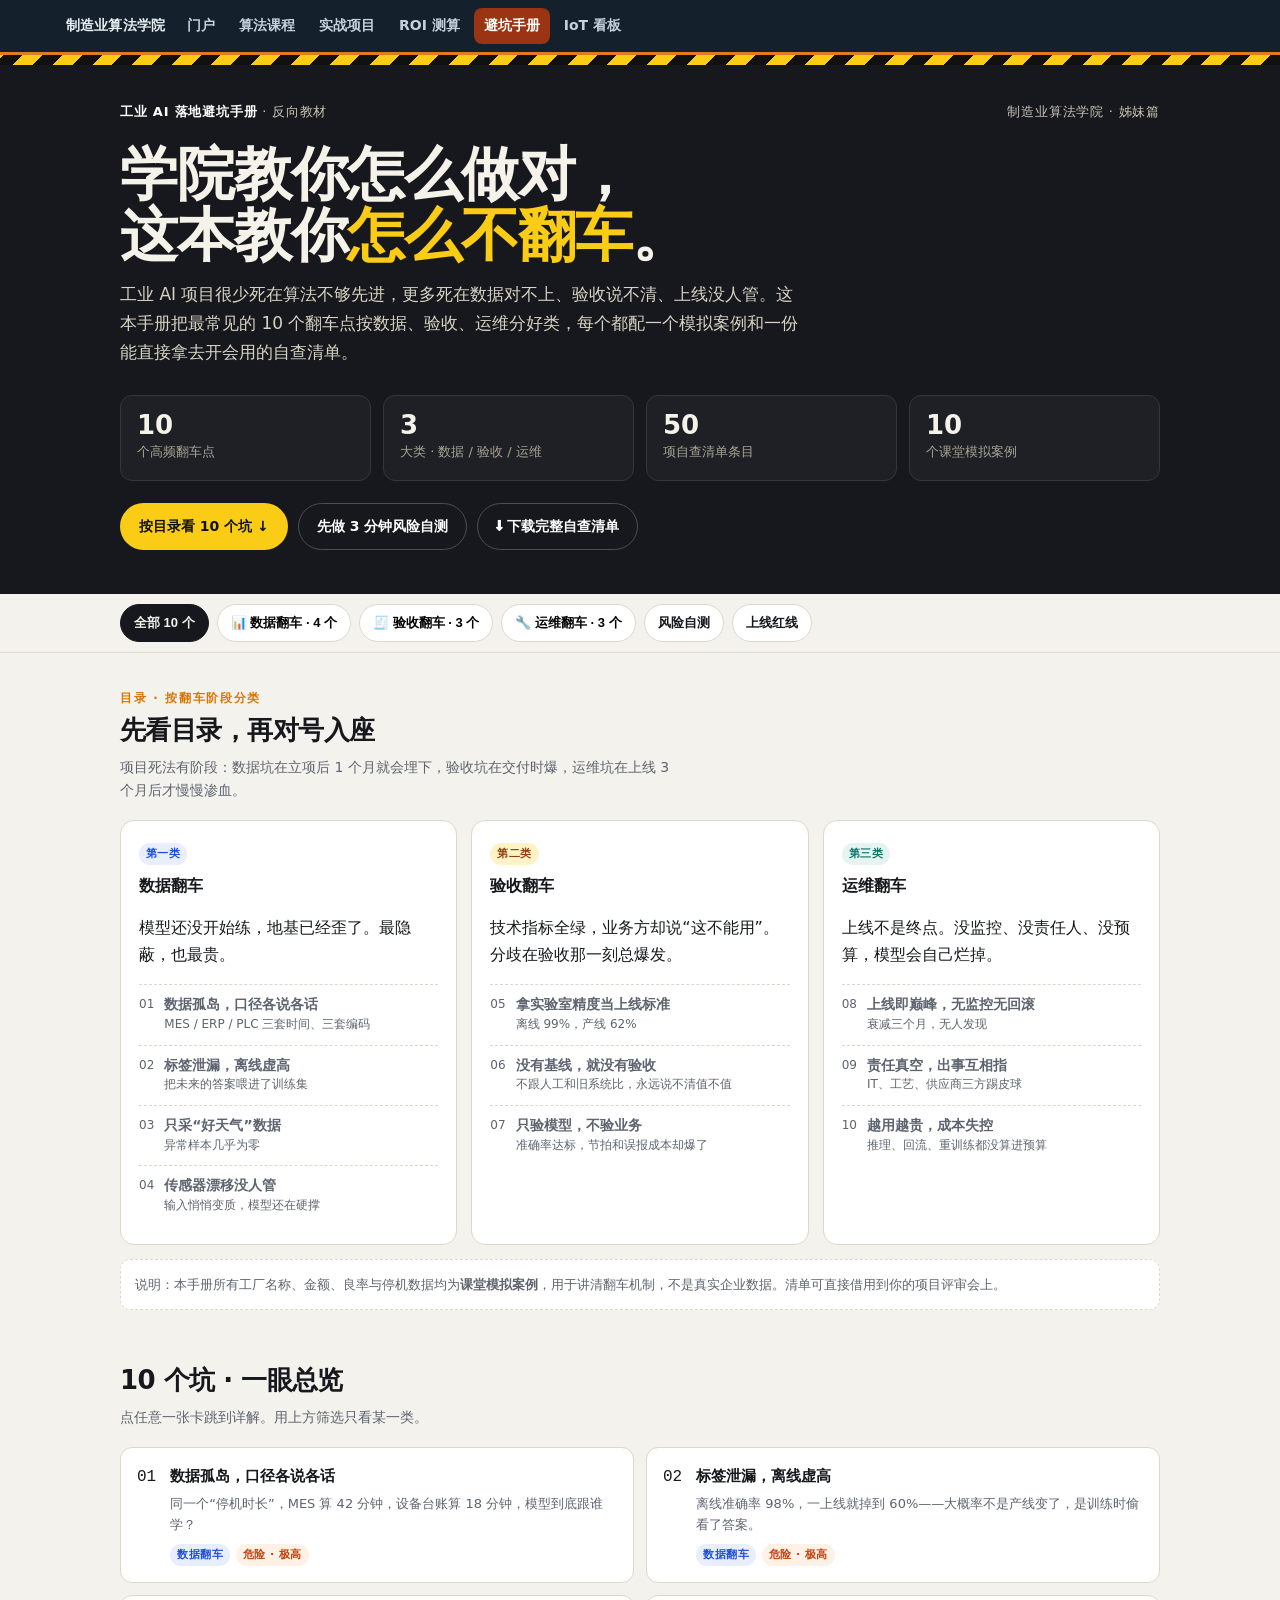
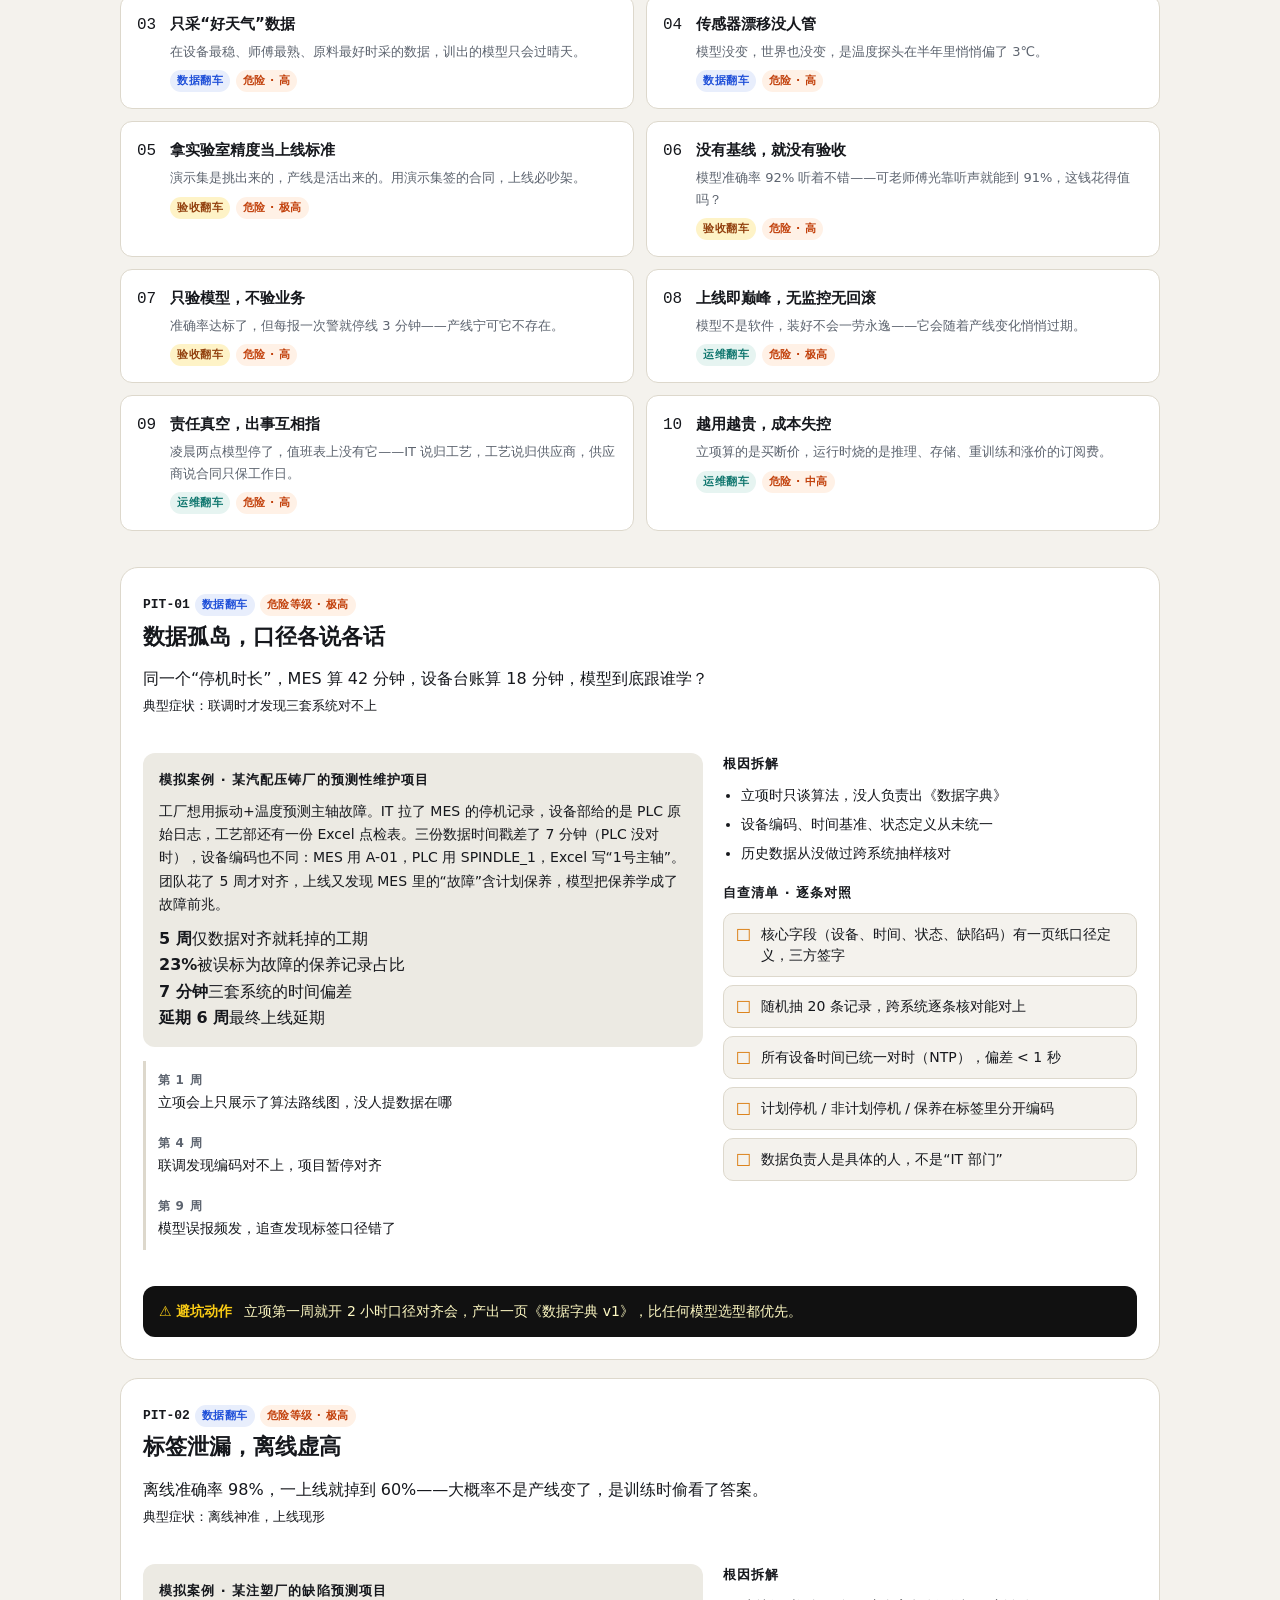
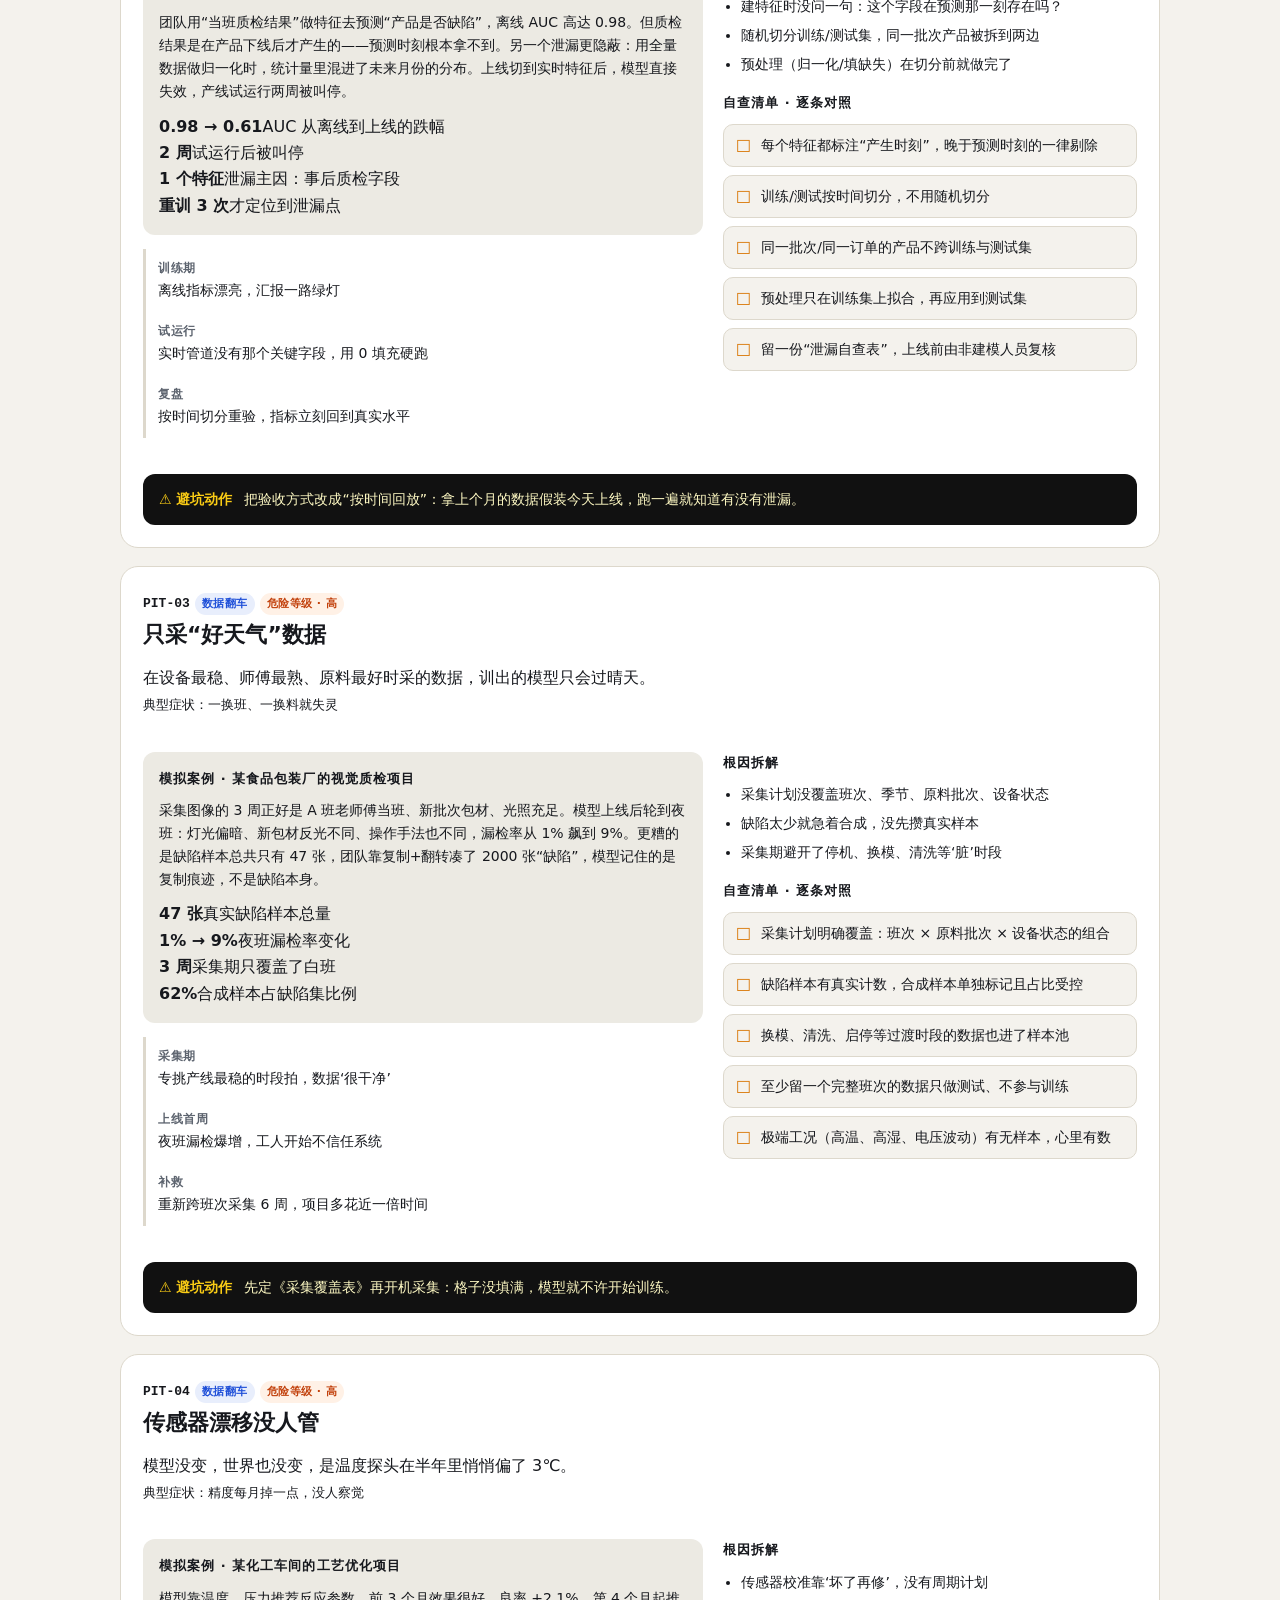
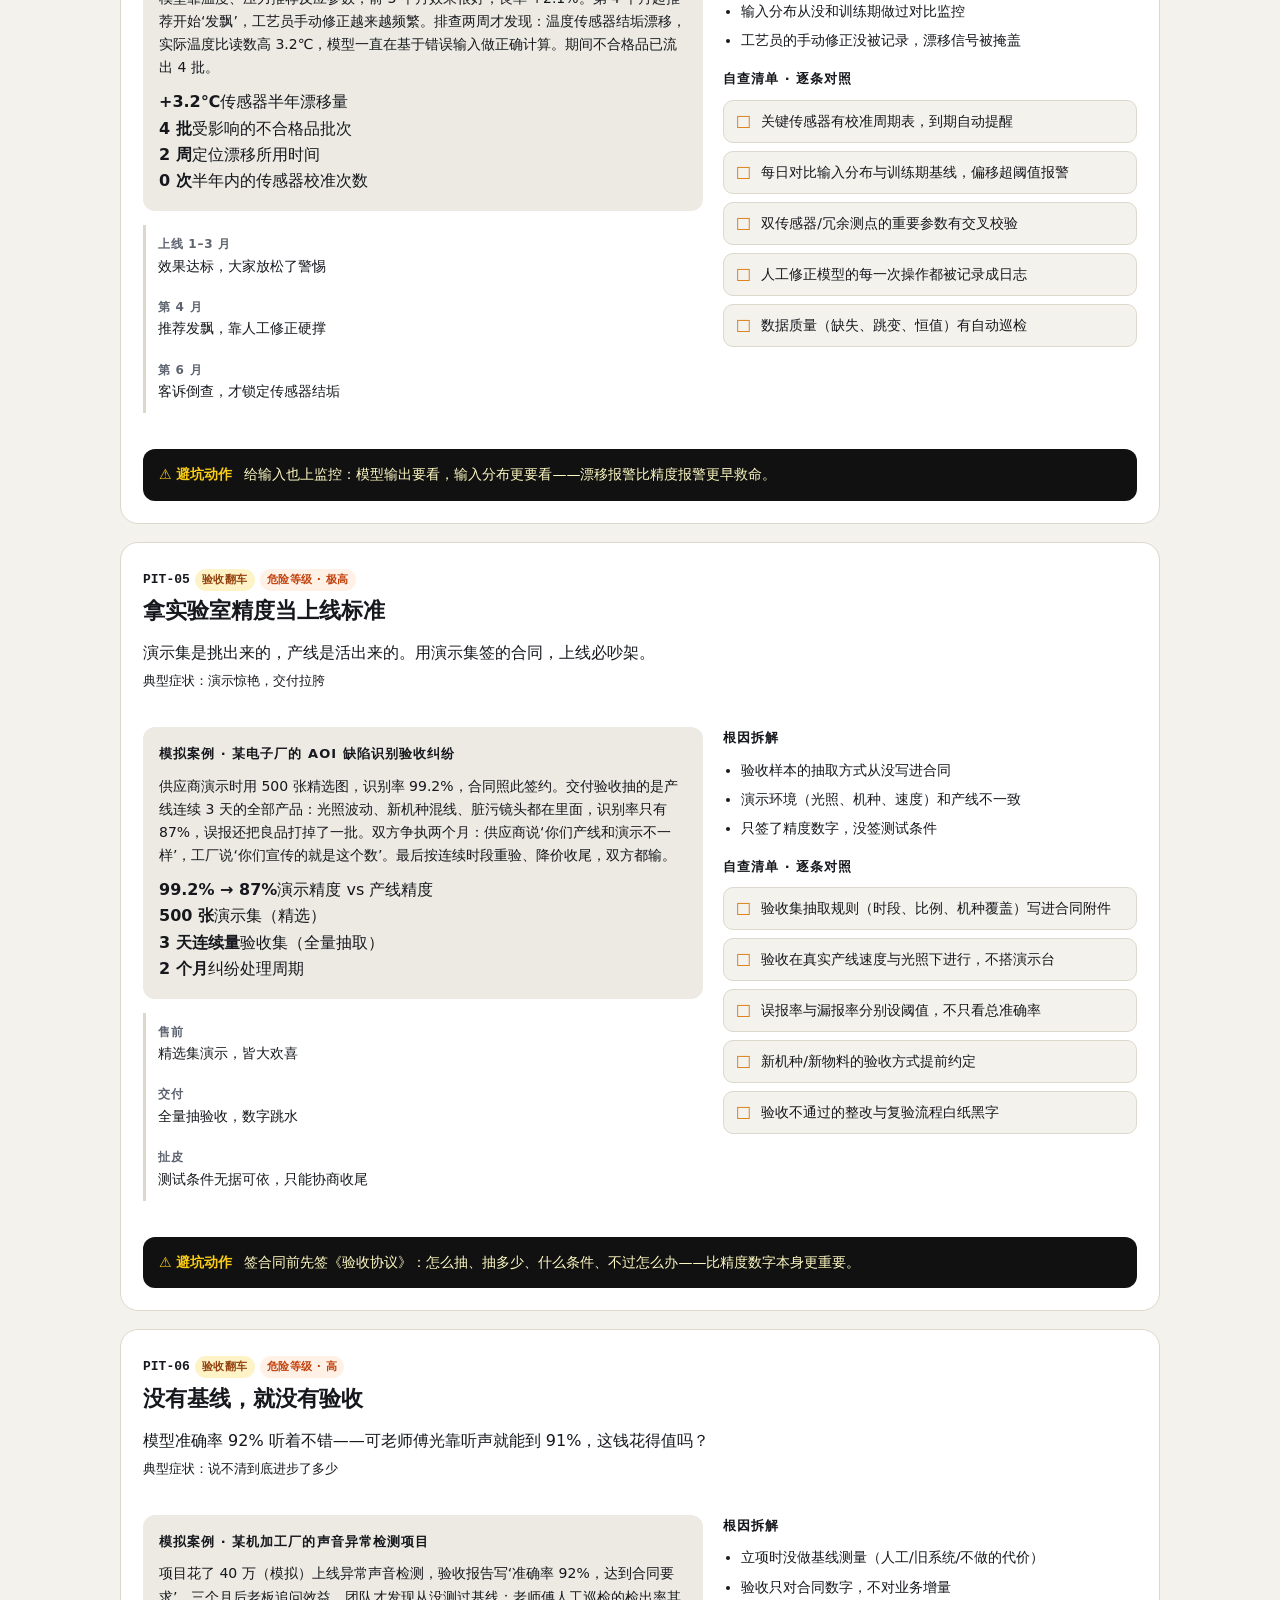
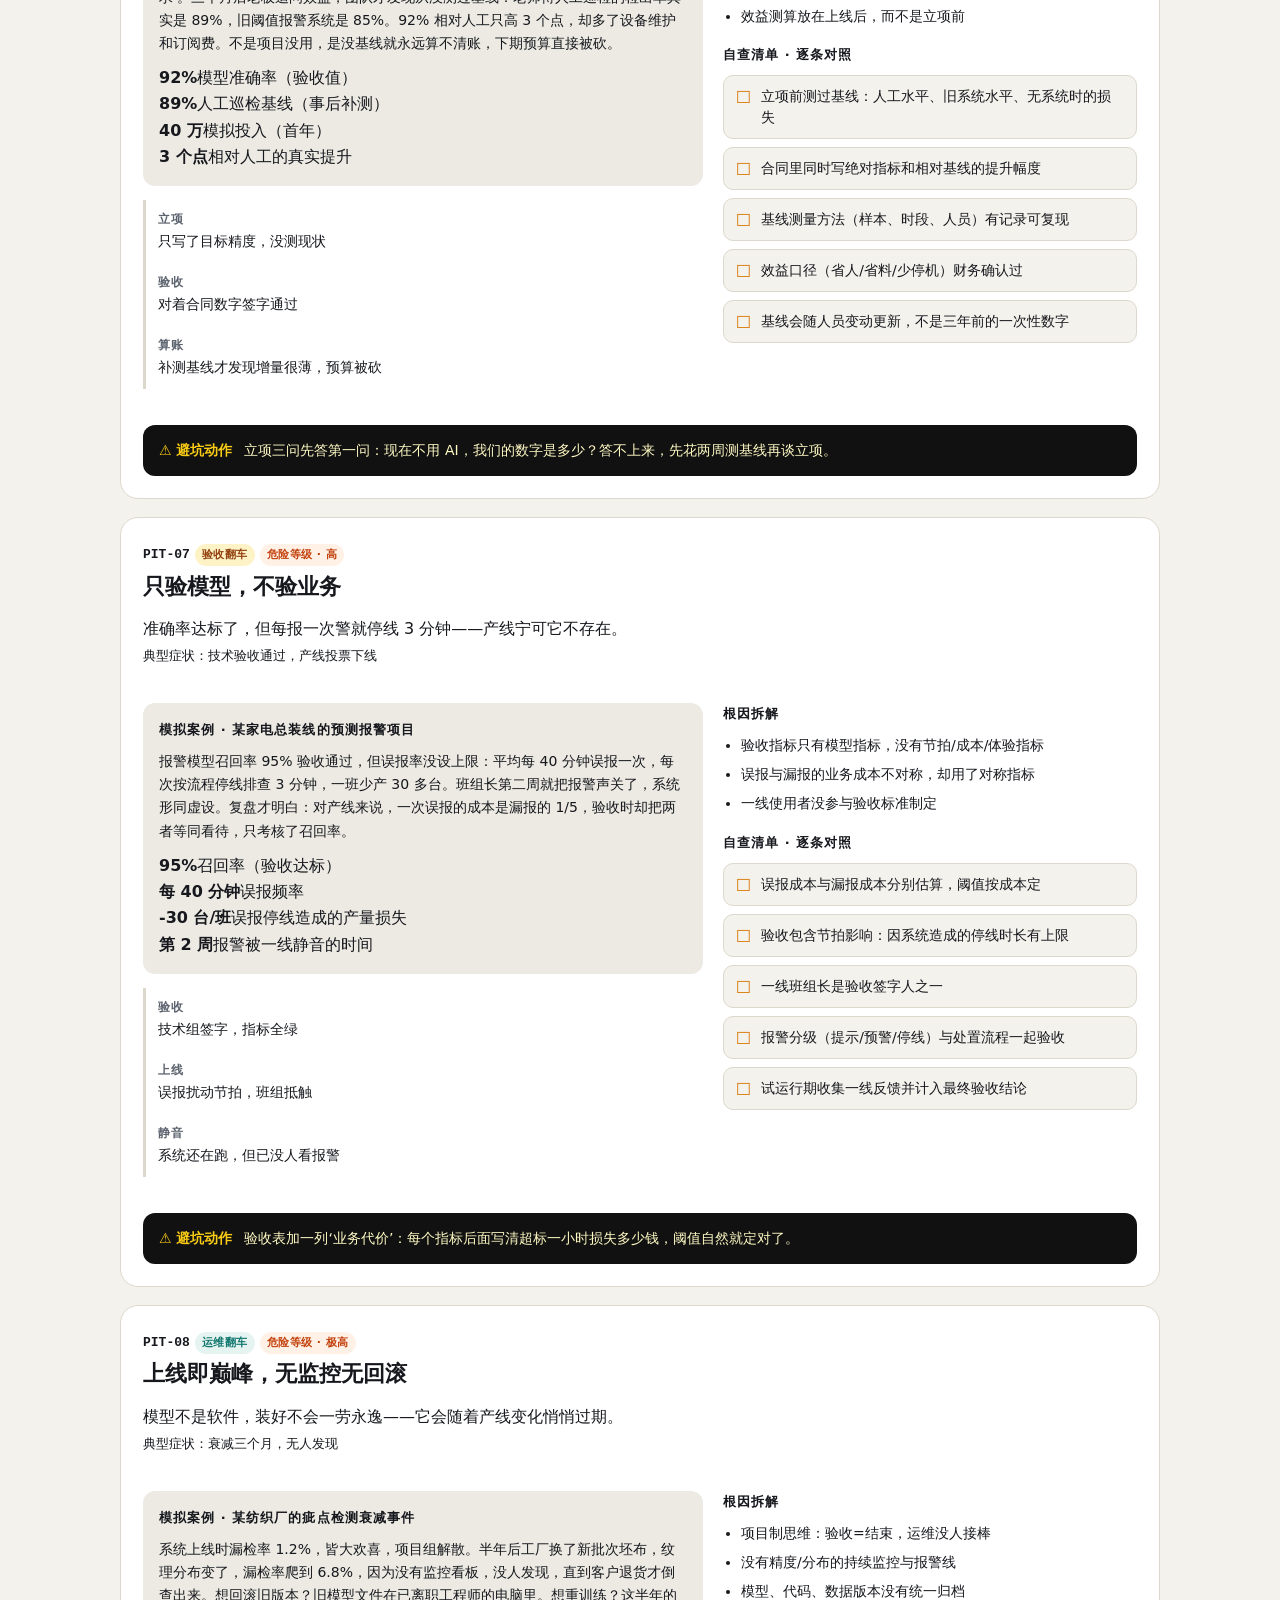
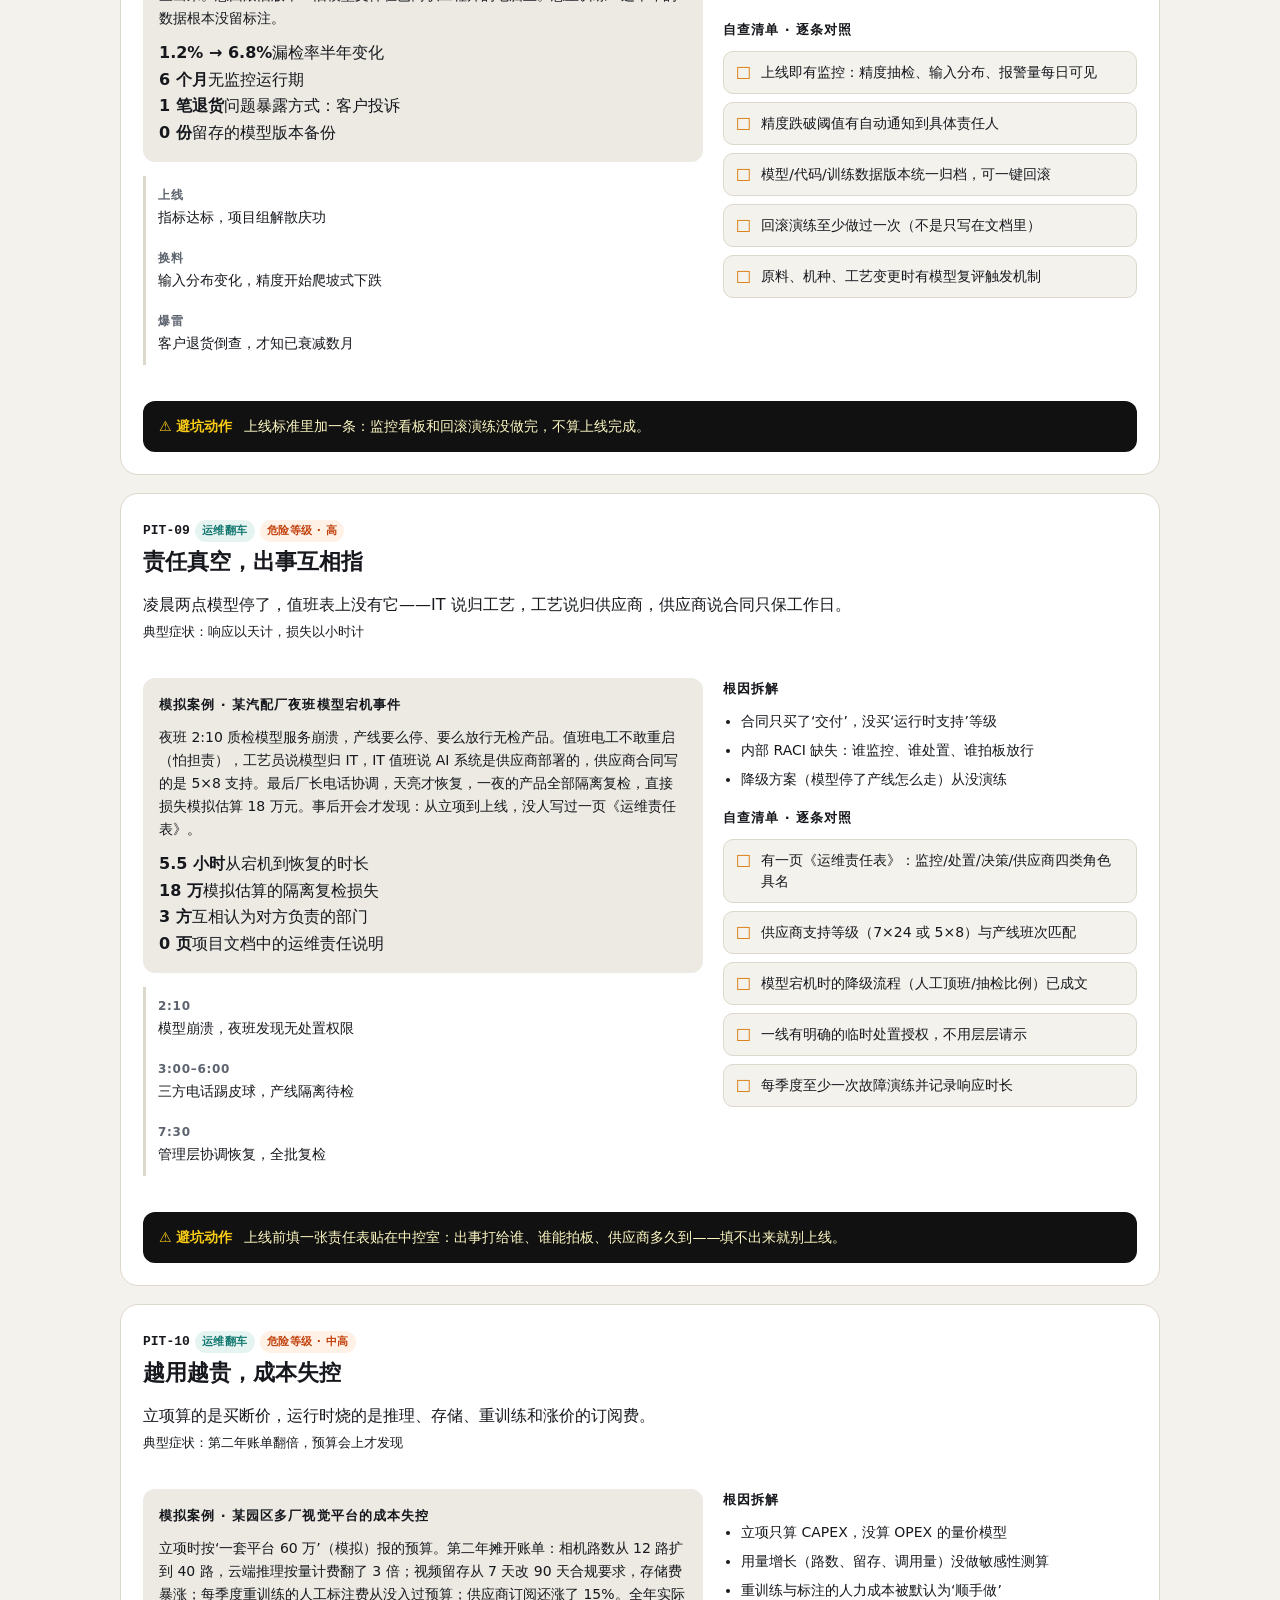
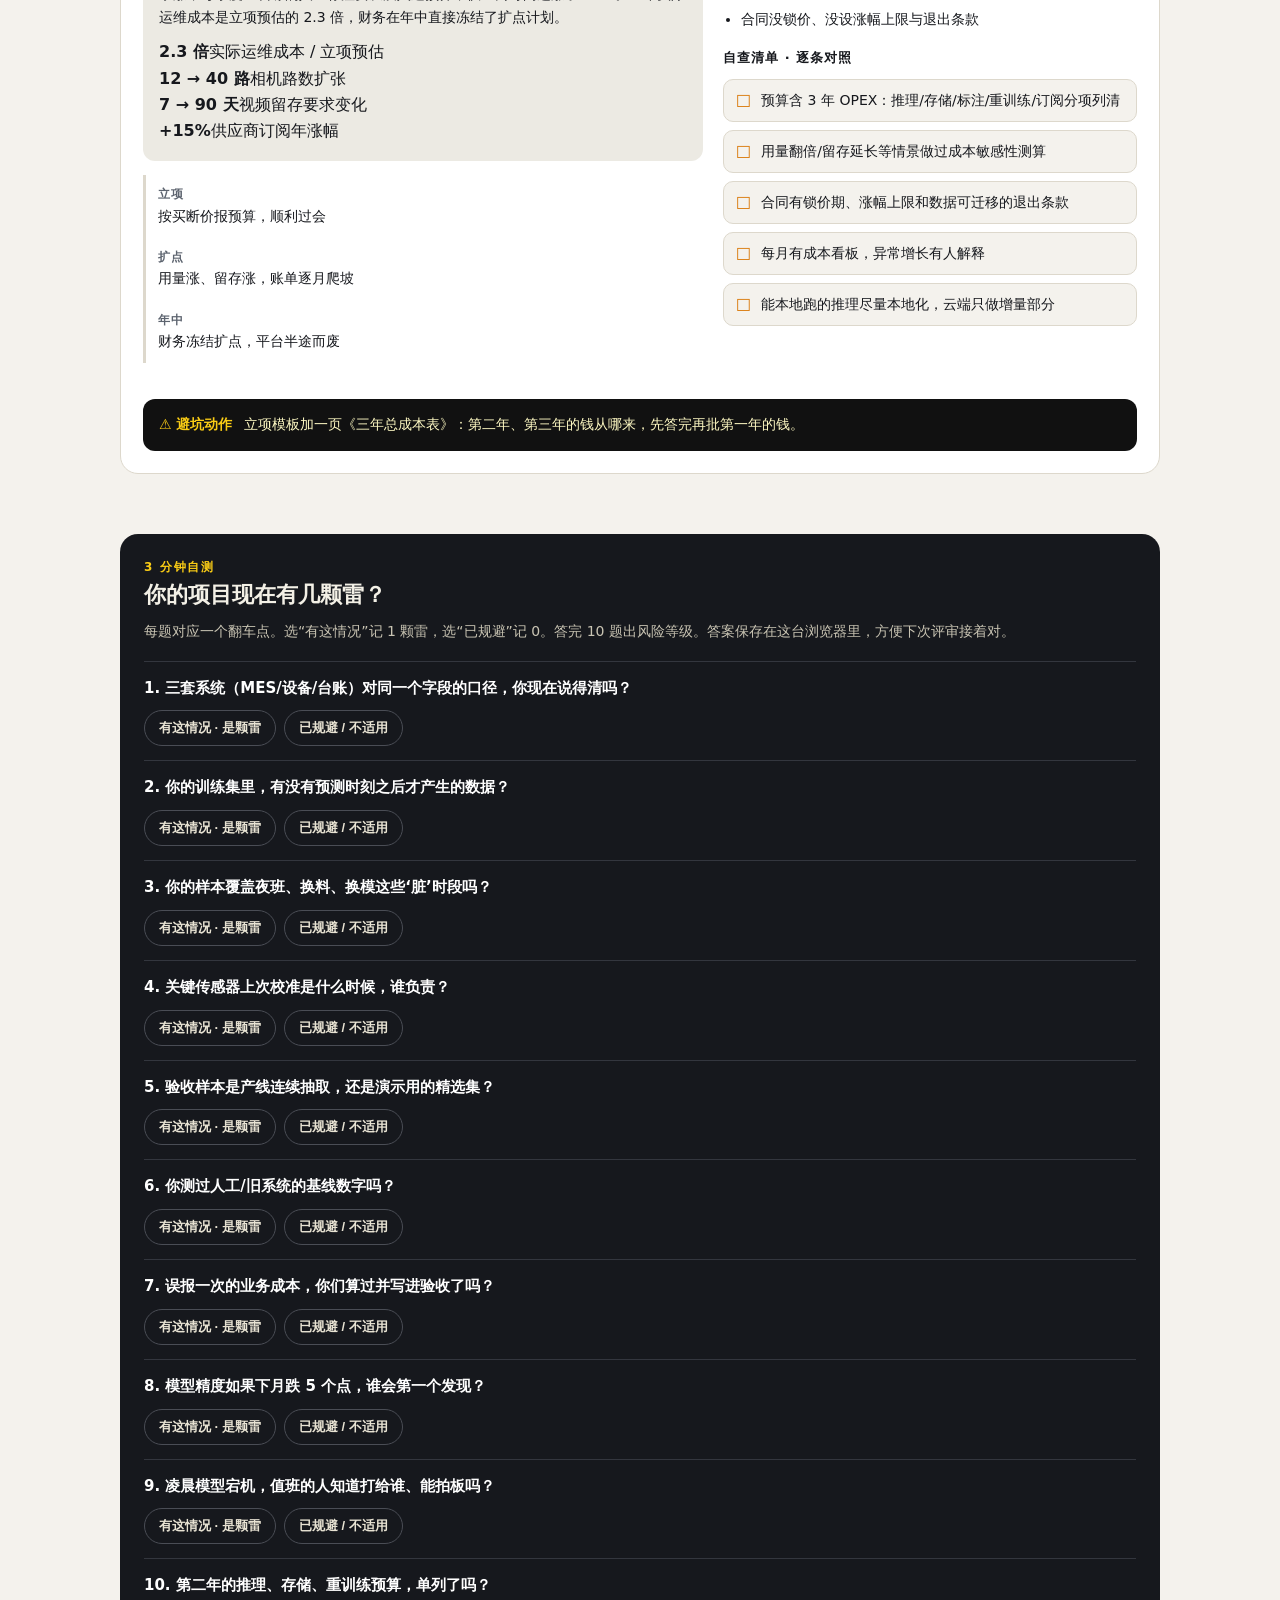
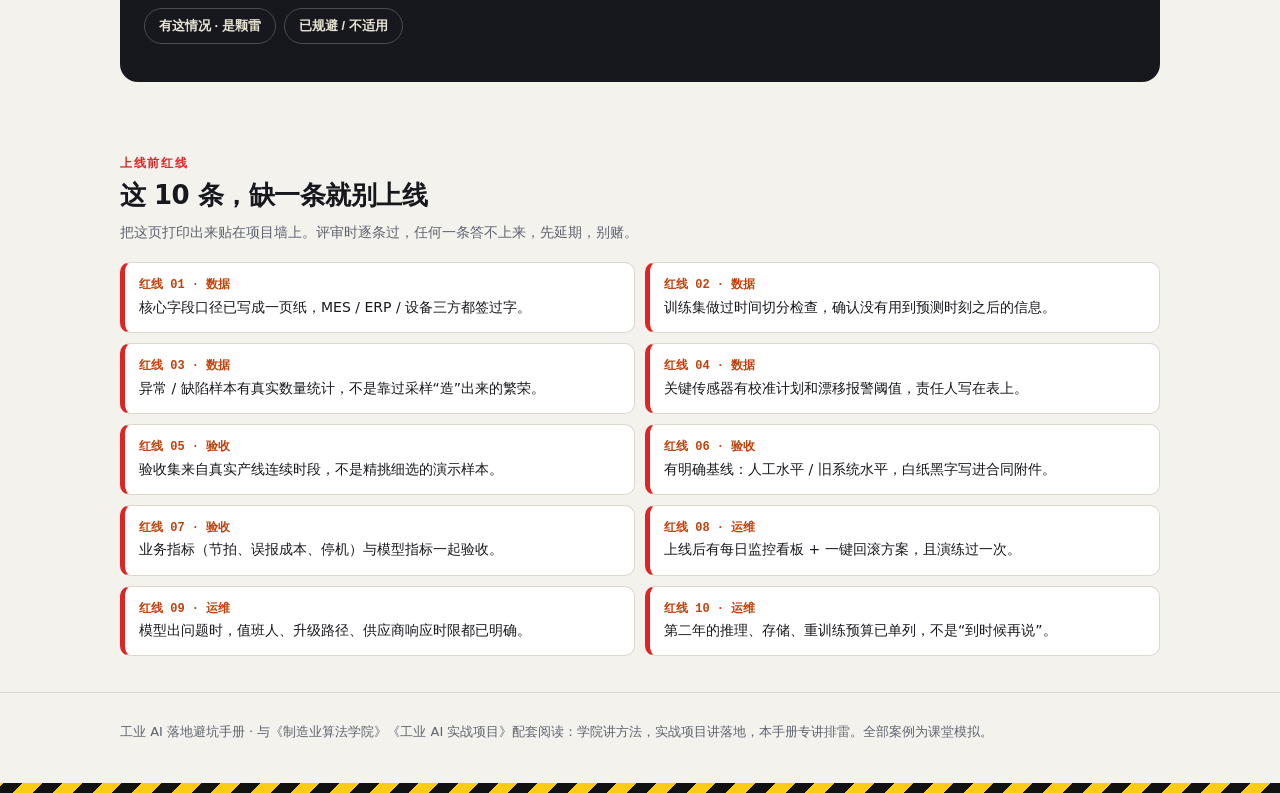
<file: industrial-ai-pitfalls/index.html>
<!doctype html>
<html lang="zh-CN">
<head>
<meta charset="utf-8">
<meta name="viewport" content="width=device-width, initial-scale=1, viewport-fit=cover">
<meta name="color-scheme" content="light dark">
<title>工业 AI 落地避坑手册 · 制造业算法学院</title>
<meta name="description" content="工业 AI 项目最常见的 10 个翻车点：数据孤岛、标签泄漏、实验室精度、没有基线和上线后无人运维。每个配模拟案例、自查清单，并有 10 题风险自测和上线红线。">
<meta property="og:title" content="工业 AI 落地避坑手册">
<meta property="og:description" content="学院教你怎么做对，这本教你怎么不翻车。数据、验收、运维三类，外加 10 条上线红线。">
<meta property="og:type" content="website">
<meta property="og:locale" content="zh_CN">
<link rel="canonical" href="https://nalgnep.github.io/muse-projects/industrial-ai-pitfalls/">
<link rel="icon" href="../assets/favicon.svg" type="image/svg+xml">
<meta name="theme-color" content="#14202b">
<style>
:root{
--bg:#f4f2ed; --surface:#ffffff; --surface2:#eceae3; --ink:#16181d; --muted:#5d646f; --line:#ddd8cc;
--amber:#d97706; --amber-bg:#fef3c7; --red:#c2410c; --red-bg:#fff1e6; --teal:#0f766e; --teal-bg:#e6f4f1;
--blue:#1d4ed8; --blue-bg:#e8eefc; --dark:#16181d; --hazard:#facc15;
--radius:14px;
}
@media (prefers-color-scheme: dark){
:root{ --bg:#121316; --surface:#1c1e22; --surface2:#26282e; --ink:#eceae3; --muted:#a7adb8; --line:#343740; --amber-bg:#3a2a07; --red-bg:#3a1e10; --teal-bg:#0f2e2a; --blue-bg:#1a2440;}
}
*{box-sizing:border-box}
html{scroll-behavior:smooth}
body{margin:0;background:var(--bg);color:var(--ink);font-family:"Noto Sans SC",system-ui,-apple-system,sans-serif;line-height:1.65;-webkit-font-smoothing:antialiased}
a{color:inherit}
.mono{font-family:"JetBrains Mono",monospace}
.wrap{max-width:1080px;margin:0 auto;padding:0 20px}
.hazard{height:10px;background:repeating-linear-gradient(-45deg,#111 0 14px,var(--hazard) 14px 28px)}
/* HERO */
.hero{background:var(--dark);color:#f5f2e9;padding:36px 0 44px}
.hero-top{display:flex;justify-content:space-between;gap:16px;flex-wrap:wrap;font-size:13px;letter-spacing:.06em;color:#c9c4b3}
.hero-top b{color:#fff}
.hero h1{font-size:clamp(34px,6vw,58px);line-height:1.05;letter-spacing:-.02em;margin:22px 0 14px;font-weight:900}
.hero h1 em{font-style:normal;color:var(--hazard)}
.hero p.lead{font-size:17px;line-height:1.7;color:#d8d3c3;max-width:680px;margin:0}
.hero-stats{display:grid;grid-template-columns:repeat(4,1fr);gap:12px;margin-top:28px}
.stat{border:1px solid #33363e;background:#1e2026;padding:16px;border-radius:12px}
.stat b{display:block;font-size:26px;line-height:1}
.stat span{font-size:13px;color:#a9a493}
.hero-actions{display:flex;gap:10px;flex-wrap:wrap;margin-top:22px}
.btn{display:inline-flex;align-items:center;gap:8px;padding:11px 18px;border-radius:999px;font-weight:700;font-size:14px;text-decoration:none;border:1px solid transparent;cursor:pointer}
.btn-solid{background:var(--hazard);color:#111}
.btn-ghost{background:transparent;color:#fff;border-color:#4a4d55}
/* NAV */
.tocbar{position:sticky;top:var(--site-nav-offset,52px);z-index:20;background:color-mix(in srgb,var(--bg) 92%, transparent);backdrop-filter:blur(10px);border-bottom:1px solid var(--line)}
.tocbar-inner{display:flex;gap:8px;overflow-x:auto;padding:10px 20px;max-width:1080px;margin:0 auto;scrollbar-width:none}
.tocbar-inner::-webkit-scrollbar{display:none}
.chip{white-space:nowrap;padding:7px 13px;border-radius:999px;border:1px solid var(--line);background:var(--surface);font-size:13px;font-weight:600;cursor:pointer}
.chip.active{background:var(--ink);color:var(--bg);border-color:var(--ink)}
/* SECTIONS */
section{padding:36px 0}
.sec-head{display:flex;justify-content:space-between;align-items:end;gap:16px;flex-wrap:wrap;margin-bottom:18px}
.sec-head h2{font-size:26px;margin:0;letter-spacing:-.02em}
.sec-head p{margin:4px 0 0;color:var(--muted);font-size:14px;max-width:560px}
.kicker{font-size:12px;letter-spacing:.14em;font-weight:700;text-transform:uppercase}
/* Catalog */
.catalog{display:grid;grid-template-columns:repeat(3,1fr);gap:14px}
.cat-card{background:var(--surface);border:1px solid var(--line);border-radius:var(--radius);padding:18px}
.cat-card h3{margin:0 0 4px;font-size:16px}
.cat-card.desc{font-size:13px;color:var(--muted);margin:0 0 12px}
.pit-link{display:flex;gap:10px;padding:10px 0;border-top:1px dashed var(--line);text-decoration:none;align-items:flex-start}
.pit-link:hover strong{text-decoration:underline}
.pit-link.no{font-family:"JetBrains Mono",monospace;font-weight:700;font-size:12px;background:var(--surface2);padding:3px 7px;border-radius:6px;white-space:nowrap;margin-top:2px}
.pit-link strong{font-size:14px;line-height:1.4;display:block}
.pit-link span{font-size:12px;color:var(--muted);display:block}
/* Overview grid */
.grid10{display:grid;grid-template-columns:repeat(2,1fr);gap:12px}
.mini{background:var(--surface);border:1px solid var(--line);border-radius:12px;padding:16px;display:flex;gap:14px;text-decoration:none}
.mini:hover{border-color:var(--ink)}
.mini.num{font-size:22px;font-weight:900;line-height:1}
.mini h4{margin:0;font-size:15px}
.mini p{margin:4px 0 0;font-size:13px;color:var(--muted)}
.tag{display:inline-block;font-size:11px;font-weight:700;padding:2px 7px;border-radius:999px;letter-spacing:.04em}
.tag-data{background:var(--blue-bg);color:var(--blue)}.tag-accept{background:var(--amber-bg);color:#92400e}.tag-ops{background:var(--teal-bg);color:var(--teal)}
@media(prefers-color-scheme:dark){.tag-accept{color:#fbbf24}}
.tag-risk{background:var(--red-bg);color:var(--red)}
/* Detail */
.pit{background:var(--surface);border:1px solid var(--line);border-radius:18px;overflow:hidden;margin-bottom:18px}
.pit-head{padding:22px 22px 0;display:flex;gap:16px;flex-wrap:wrap;justify-content:space-between}
.pit-head h3{font-size:22px;margin:6px 0 6px;line-height:1.25}
.pit-head.one{color:var(--muted);font-size:14px;max-width:640px;margin:0}
.pit-no{font-family:"JetBrains Mono",monospace;font-size:13px;font-weight:700}
.pit-body{padding:18px 22px 22px;display:grid;grid-template-columns:1.15fr.85fr;gap:20px}
.case{background:var(--surface2);border-radius:12px;padding:16px}
.case h5,.check h5,.root h5{margin:0 0 10px;font-size:13px;letter-spacing:.08em;text-transform:uppercase}
.case p{font-size:14px;margin:0 0 10px}
.case.nums{display:grid;grid-template-columns:1fr 1fr;gap:8px;margin-top:12px}
.case.nums div{background:var(--surface);border:1px solid var(--line);border-radius:8px;padding:10px}
.case.nums b{display:block;font-size:16px}
.case.nums span{font-size:12px;color:var(--muted)}
.root ul{margin:0;padding-left:18px;font-size:14px}
.root li{margin-bottom:6px}
.timeline{display:flex;flex-direction:column;gap:0;margin:14px 0}
.timeline div{padding:10px 12px;border-left:3px solid var(--line);position:relative;font-size:14px}
.timeline div b{display:block;font-size:12px;color:var(--muted);letter-spacing:.06em}
.checklist{list-style:none;margin:0;padding:0;display:flex;flex-direction:column;gap:8px}
.checklist li{display:flex;gap:10px;font-size:14px;background:var(--bg);border:1px solid var(--line);border-radius:10px;padding:10px 12px;line-height:1.5}
.checklist li::before{content:"□";font-size:16px;line-height:1.2;color:var(--amber);font-weight:900;flex-shrink:0}
.fix{margin:0 22px 22px;background:#111;color:#fef9c3;border-radius:12px;padding:14px 16px;font-size:14px;display:flex;gap:12px}
.fix b{color:var(--hazard);white-space:nowrap}
/* Self test */
.test{background:var(--dark);color:#f3f0e6;border-radius:18px;padding:24px}
.test h3{margin:0 0 6px;font-size:22px}
.test p{color:#c9c4b3;font-size:14px;margin:0 0 18px}
.q{border-top:1px solid #33363e;padding:14px 0}
.q p{margin:0 0 10px;color:#fff;font-size:15px;font-weight:600}
.qbtns{display:flex;gap:8px;flex-wrap:wrap}
.qbtn{padding:8px 14px;border-radius:999px;border:1px solid #4a4d55;background:transparent;color:#e8e3d3;cursor:pointer;font-size:13px;font-weight:600}
.qbtn.sel-risk{background:#dc2626;border-color:#dc2626;color:#fff}
.qbtn.sel-safe{background:#0f766e;border-color:#0f766e;color:#fff}
.result{margin-top:18px;background:#1e2026;border:1px solid #33363e;border-radius:12px;padding:16px;display:none}
.result.show{display:block}
.result b{font-size:20px}
/* Redline */
.redline{display:grid;grid-template-columns:repeat(2,1fr);gap:10px}
.redline div{background:var(--surface);border:1px solid var(--line);border-left:5px solid #dc2626;border-radius:10px;padding:13px 14px;font-size:14px}
.redline b{font-family:"JetBrains Mono",monospace;font-size:12px;display:block;color:var(--red)}
.note{font-size:13px;color:var(--muted);background:var(--surface);border:1px dashed var(--line);border-radius:10px;padding:14px}
footer{padding:28px 0 40px;border-top:1px solid var(--line);color:var(--muted);font-size:13px}
.hidden{display:none!important}
@media(max-width:760px){
.hero-stats{grid-template-columns:repeat(2,1fr)}
.catalog,.grid10,.pit-body,.redline{grid-template-columns:1fr}
.pit-body{gap:14px}
.fix{flex-direction:column;gap:4px}
}
</style>
<link rel="stylesheet" href="../assets/site.css">
</head>
<body>
<div class="hazard"></div>
<header class="hero">
<div class="wrap">
<div class="hero-top"><span><b>工业 AI 落地避坑手册</b> · 反向教材</span><span>制造业算法学院 · 姊妹篇</span></div>
<h1>学院教你怎么做对，<br>这本教你<em>怎么不翻车</em>。</h1>
<p class="lead">工业 AI 项目很少死在算法不够先进，更多死在数据对不上、验收说不清、上线没人管。这本手册把最常见的 10 个翻车点按数据、验收、运维分好类，每个都配一个模拟案例和一份能直接拿去开会用的自查清单。</p>
<div class="hero-stats">
<div class="stat"><b>10</b><span>个高频翻车点</span></div>
<div class="stat"><b>3</b><span>大类 · 数据 / 验收 / 运维</span></div>
<div class="stat"><b>50</b><span>项自查清单条目</span></div>
<div class="stat"><b>10</b><span>个课堂模拟案例</span></div>
</div>
<div class="hero-actions">
<a class="btn btn-solid" href="#catalog">按目录看 10 个坑 ↓</a>
<a class="btn btn-ghost" href="#selftest">先做 3 分钟风险自测</a>
<button class="btn btn-ghost" onclick="downloadChecklist()">⬇ 下载完整自查清单</button>
</div>
</div>
</header>

<nav class="tocbar"><div class="tocbar-inner" id="filters">
<button class="chip active" data-f="all">全部 10 个</button>
<button class="chip" data-f="data">📊 数据翻车 · 4 个</button>
<button class="chip" data-f="accept">🧾 验收翻车 · 3 个</button>
<button class="chip" data-f="ops">🔧 运维翻车 · 3 个</button>
<a class="chip" href="#selftest" style="text-decoration:none">风险自测</a>
<a class="chip" href="#redline" style="text-decoration:none">上线红线</a>
</div></nav>

<main class="wrap">

<!-- 目录 -->
<section id="catalog">
<div class="sec-head"><div><div class="kicker" style="color:var(--amber)">目录 · 按翻车阶段分类</div><h2>先看目录，再对号入座</h2><p>项目死法有阶段：数据坑在立项后 1 个月就会埋下，验收坑在交付时爆，运维坑在上线 3 个月后才慢慢渗血。</p></div></div>
<div class="catalog">
<div class="cat-card"><span class="tag tag-data">第一类</span><h3 style="margin-top:8px">数据翻车</h3><p class="desc">模型还没开始练，地基已经歪了。最隐蔽，也最贵。</p>
<a class="pit-link" href="#pit-01"><span class="no">01</span><span><strong>数据孤岛，口径各说各话</strong><span>MES / ERP / PLC 三套时间、三套编码</span></span></a>
<a class="pit-link" href="#pit-02"><span class="no">02</span><span><strong>标签泄漏，离线虚高</strong><span>把未来的答案喂进了训练集</span></span></a>
<a class="pit-link" href="#pit-03"><span class="no">03</span><span><strong>只采“好天气”数据</strong><span>异常样本几乎为零</span></span></a>
<a class="pit-link" href="#pit-04"><span class="no">04</span><span><strong>传感器漂移没人管</strong><span>输入悄悄变质，模型还在硬撑</span></span></a>
</div>
<div class="cat-card"><span class="tag tag-accept">第二类</span><h3 style="margin-top:8px">验收翻车</h3><p class="desc">技术指标全绿，业务方却说“这不能用”。分歧在验收那一刻总爆发。</p>
<a class="pit-link" href="#pit-05"><span class="no">05</span><span><strong>拿实验室精度当上线标准</strong><span>离线 99%，产线 62%</span></span></a>
<a class="pit-link" href="#pit-06"><span class="no">06</span><span><strong>没有基线，就没有验收</strong><span>不跟人工和旧系统比，永远说不清值不值</span></span></a>
<a class="pit-link" href="#pit-07"><span class="no">07</span><span><strong>只验模型，不验业务</strong><span>准确率达标，节拍和误报成本却爆了</span></span></a>
</div>
<div class="cat-card"><span class="tag tag-ops">第三类</span><h3 style="margin-top:8px">运维翻车</h3><p class="desc">上线不是终点。没监控、没责任人、没预算，模型会自己烂掉。</p>
<a class="pit-link" href="#pit-08"><span class="no">08</span><span><strong>上线即巅峰，无监控无回滚</strong><span>衰减三个月，无人发现</span></span></a>
<a class="pit-link" href="#pit-09"><span class="no">09</span><span><strong>责任真空，出事互相指</strong><span>IT、工艺、供应商三方踢皮球</span></span></a>
<a class="pit-link" href="#pit-10"><span class="no">10</span><span><strong>越用越贵，成本失控</strong><span>推理、回流、重训练都没算进预算</span></span></a>
</div>
</div>
<p class="note" style="margin-top:14px">说明：本手册所有工厂名称、金额、良率与停机数据均为<strong>课堂模拟案例</strong>，用于讲清翻车机制，不是真实企业数据。清单可直接借用到你的项目评审会上。</p>
</section>

<!-- 总览 -->
<section style="padding-top:0">
<div class="sec-head"><div><h2>10 个坑 · 一眼总览</h2><p>点任意一张卡跳到详解。用上方筛选只看某一类。</p></div></div>
<div class="grid10" id="grid10"></div>
</section>

<!-- 详解容器 -->
<section style="padding-top:0"><div id="details"></div></section>

<!-- 自测 -->
<section id="selftest" style="padding-top:6px">
<div class="test">
<div class="kicker" style="color:var(--hazard)">3 分钟自测</div>
<h3>你的项目现在有几颗雷？</h3>
<p>每题对应一个翻车点。选“有这情况”记 1 颗雷，选“已规避”记 0。答完 10 题出风险等级。答案保存在这台浏览器里，方便下次评审接着对。</p>
<div id="questions"></div>
<div class="result" id="result"></div>
</div>
</section>

<!-- 红线 -->
<section id="redline">
<div class="sec-head"><div><div class="kicker" style="color:#dc2626">上线前红线</div><h2>这 10 条，缺一条就别上线</h2><p>把这页打印出来贴在项目墙上。评审时逐条过，任何一条答不上来，先延期，别赌。</p></div></div>
<div class="redline">
<div><b>红线 01 · 数据</b>核心字段口径已写成一页纸，MES / ERP / 设备三方都签过字。</div>
<div><b>红线 02 · 数据</b>训练集做过时间切分检查，确认没有用到预测时刻之后的信息。</div>
<div><b>红线 03 · 数据</b>异常 / 缺陷样本有真实数量统计，不是靠过采样“造”出来的繁荣。</div>
<div><b>红线 04 · 数据</b>关键传感器有校准计划和漂移报警阈值，责任人写在表上。</div>
<div><b>红线 05 · 验收</b>验收集来自真实产线连续时段，不是精挑细选的演示样本。</div>
<div><b>红线 06 · 验收</b>有明确基线：人工水平 / 旧系统水平，白纸黑字写进合同附件。</div>
<div><b>红线 07 · 验收</b>业务指标（节拍、误报成本、停机）与模型指标一起验收。</div>
<div><b>红线 08 · 运维</b>上线后有每日监控看板 + 一键回滚方案，且演练过一次。</div>
<div><b>红线 09 · 运维</b>模型出问题时，值班人、升级路径、供应商响应时限都已明确。</div>
<div><b>红线 10 · 运维</b>第二年的推理、存储、重训练预算已单列，不是“到时候再说”。</div>
</div>
</section>

</main>
<footer><div class="wrap">工业 AI 落地避坑手册 · 与《制造业算法学院》《工业 AI 实战项目》配套阅读：学院讲方法，实战项目讲落地，本手册专讲排雷。全部案例为课堂模拟。</div></footer>
<div class="hazard"></div>

<script>
var PITS=[
{id:"pit-01",no:"01",cat:"data",catLabel:"数据翻车",title:"数据孤岛，口径各说各话",one:"同一个“停机时长”，MES 算 42 分钟，设备台账算 18 分钟，模型到底跟谁学？",risk:"极高",symptom:"联调时才发现三套系统对不上",
caseTitle:"模拟案例 · 某汽配压铸厂的预测性维护项目",caseBody:"工厂想用振动+温度预测主轴故障。IT 拉了 MES 的停机记录，设备部给的是 PLC 原始日志，工艺部还有一份 Excel 点检表。三份数据时间戳差了 7 分钟（PLC 没对时），设备编码也不同：MES 用 A-01，PLC 用 SPINDLE_1，Excel 写“1号主轴”。团队花了 5 周才对齐，上线又发现 MES 里的“故障”含计划保养，模型把保养学成了故障前兆。",
nums:[["5 周","仅数据对齐就耗掉的工期"],["23%","被误标为故障的保养记录占比"],["7 分钟","三套系统的时间偏差"],["延期 6 周","最终上线延期"]],
roots:["立项时只谈算法，没人负责出《数据字典》","设备编码、时间基准、状态定义从未统一","历史数据从没做过跨系统抽样核对"],
timeline:[["第 1 周","立项会上只展示了算法路线图，没人提数据在哪"],["第 4 周","联调发现编码对不上，项目暂停对齐"],["第 9 周","模型误报频发，追查发现标签口径错了"]],
checks:["核心字段（设备、时间、状态、缺陷码）有一页纸口径定义，三方签字","随机抽 20 条记录，跨系统逐条核对能对上","所有设备时间已统一对时（NTP），偏差 < 1 秒","计划停机 / 非计划停机 / 保养在标签里分开编码","数据负责人是具体的人，不是“IT 部门”"],
fix:"立项第一周就开 2 小时口径对齐会，产出一页《数据字典 v1》，比任何模型选型都优先。"},

{id:"pit-02",no:"02",cat:"data",catLabel:"数据翻车",title:"标签泄漏，离线虚高",one:"离线准确率 98%，一上线就掉到 60%——大概率不是产线变了，是训练时偷看了答案。",risk:"极高",symptom:"离线神准，上线现形",
caseTitle:"模拟案例 · 某注塑厂的缺陷预测项目",caseBody:"团队用“当班质检结果”做特征去预测“产品是否缺陷”，离线 AUC 高达 0.98。但质检结果是在产品下线后才产生的——预测时刻根本拿不到。另一个泄漏更隐蔽：用全量数据做归一化时，统计量里混进了未来月份的分布。上线切到实时特征后，模型直接失效，产线试运行两周被叫停。",
nums:[["0.98 → 0.61","AUC 从离线到上线的跌幅"],["2 周","试运行后被叫停"],["1 个特征","泄漏主因：事后质检字段"],["重训 3 次","才定位到泄漏点"]],
roots:["建特征时没问一句：这个字段在预测那一刻存在吗？","随机切分训练/测试集，同一批次产品被拆到两边","预处理（归一化/填缺失）在切分前就做完了"],
timeline:[["训练期","离线指标漂亮，汇报一路绿灯"],["试运行","实时管道没有那个关键字段，用 0 填充硬跑"],["复盘","按时间切分重验，指标立刻回到真实水平"]],
checks:["每个特征都标注“产生时刻”，晚于预测时刻的一律剔除","训练/测试按时间切分，不用随机切分","同一批次/同一订单的产品不跨训练与测试集","预处理只在训练集上拟合，再应用到测试集","留一份“泄漏自查表”，上线前由非建模人员复核"],
fix:"把验收方式改成“按时间回放”：拿上个月的数据假装今天上线，跑一遍就知道有没有泄漏。"},

{id:"pit-03",no:"03",cat:"data",catLabel:"数据翻车",title:"只采“好天气”数据",one:"在设备最稳、师傅最熟、原料最好时采的数据，训出的模型只会过晴天。",risk:"高",symptom:"一换班、一换料就失灵",
caseTitle:"模拟案例 · 某食品包装厂的视觉质检项目",caseBody:"采集图像的 3 周正好是 A 班老师傅当班、新批次包材、光照充足。模型上线后轮到夜班：灯光偏暗、新包材反光不同、操作手法也不同，漏检率从 1% 飙到 9%。更糟的是缺陷样本总共只有 47 张，团队靠复制+翻转凑了 2000 张“缺陷”，模型记住的是复制痕迹，不是缺陷本身。",
nums:[["47 张","真实缺陷样本总量"],["1% → 9%","夜班漏检率变化"],["3 周","采集期只覆盖了白班"],["62%","合成样本占缺陷集比例"]],
roots:["采集计划没覆盖班次、季节、原料批次、设备状态","缺陷太少就急着合成，没先攒真实样本","采集期避开了停机、换模、清洗等‘脏’时段"],
timeline:[["采集期","专挑产线最稳的时段拍，数据‘很干净’"],["上线首周","夜班漏检爆增，工人开始不信任系统"],["补救","重新跨班次采集 6 周，项目多花近一倍时间"]],
checks:["采集计划明确覆盖：班次 × 原料批次 × 设备状态的组合","缺陷样本有真实计数，合成样本单独标记且占比受控","换模、清洗、启停等过渡时段的数据也进了样本池","至少留一个完整班次的数据只做测试、不参与训练","极端工况（高温、高湿、电压波动）有无样本，心里有数"],
fix:"先定《采集覆盖表》再开机采集：格子没填满，模型就不许开始训练。"},

{id:"pit-04",no:"04",cat:"data",catLabel:"数据翻车",title:"传感器漂移没人管",one:"模型没变，世界也没变，是温度探头在半年里悄悄偏了 3℃。",risk:"高",symptom:"精度每月掉一点，没人察觉",
caseTitle:"模拟案例 · 某化工车间的工艺优化项目",caseBody:"模型靠温度、压力推荐反应参数，前 3 个月效果很好，良率 +2.1%。第 4 个月起推荐开始‘发飘’，工艺员手动修正越来越频繁。排查两周才发现：温度传感器结垢漂移，实际温度比读数高 3.2℃，模型一直在基于错误输入做正确计算。期间不合格品已流出 4 批。",
nums:[["+3.2℃","传感器半年漂移量"],["4 批","受影响的不合格品批次"],["2 周","定位漂移所用时间"],["0 次","半年内的传感器校准次数"]],
roots:["传感器校准靠‘坏了再修’，没有周期计划","输入分布从没和训练期做过对比监控","工艺员的手动修正没被记录，漂移信号被掩盖"],
timeline:[["上线 1–3 月","效果达标，大家放松了警惕"],["第 4 月","推荐发飘，靠人工修正硬撑"],["第 6 月","客诉倒查，才锁定传感器结垢"]],
checks:["关键传感器有校准周期表，到期自动提醒","每日对比输入分布与训练期基线，偏移超阈值报警","双传感器/冗余测点的重要参数有交叉校验","人工修正模型的每一次操作都被记录成日志","数据质量（缺失、跳变、恒值）有自动巡检"],
fix:"给输入也上监控：模型输出要看，输入分布更要看——漂移报警比精度报警更早救命。"},

{id:"pit-05",no:"05",cat:"accept",catLabel:"验收翻车",title:"拿实验室精度当上线标准",one:"演示集是挑出来的，产线是活出来的。用演示集签的合同，上线必吵架。",risk:"极高",symptom:"演示惊艳，交付拉胯",
caseTitle:"模拟案例 · 某电子厂的 AOI 缺陷识别验收纠纷",caseBody:"供应商演示时用 500 张精选图，识别率 99.2%，合同照此签约。交付验收抽的是产线连续 3 天的全部产品：光照波动、新机种混线、脏污镜头都在里面，识别率只有 87%，误报还把良品打掉了一批。双方争执两个月：供应商说‘你们产线和演示不一样’，工厂说‘你们宣传的就是这个数’。最后按连续时段重验、降价收尾，双方都输。",
nums:[["99.2% → 87%","演示精度 vs 产线精度"],["500 张","演示集（精选）"],["3 天连续量","验收集（全量抽取）"],["2 个月","纠纷处理周期"]],
roots:["验收样本的抽取方式从没写进合同","演示环境（光照、机种、速度）和产线不一致","只签了精度数字，没签测试条件"],
timeline:[["售前","精选集演示，皆大欢喜"],["交付","全量抽验收，数字跳水"],["扯皮","测试条件无据可依，只能协商收尾"]],
checks:["验收集抽取规则（时段、比例、机种覆盖）写进合同附件","验收在真实产线速度与光照下进行，不搭演示台","误报率与漏报率分别设阈值，不只看总准确率","新机种/新物料的验收方式提前约定","验收不通过的整改与复验流程白纸黑字"],
fix:"签合同前先签《验收协议》：怎么抽、抽多少、什么条件、不过怎么办——比精度数字本身更重要。"},

{id:"pit-06",no:"06",cat:"accept",catLabel:"验收翻车",title:"没有基线，就没有验收",one:"模型准确率 92% 听着不错——可老师傅光靠听声就能到 91%，这钱花得值吗？",risk:"高",symptom:"说不清到底进步了多少",
caseTitle:"模拟案例 · 某机加工厂的声音异常检测项目",caseBody:"项目花了 40 万（模拟）上线异常声音检测，验收报告写‘准确率 92%，达到合同要求’。三个月后老板追问效益，团队才发现从没测过基线：老师傅人工巡检的检出率其实是 89%，旧阈值报警系统是 85%。92% 相对人工只高 3 个点，却多了设备维护和订阅费。不是项目没用，是没基线就永远算不清账，下期预算直接被砍。",
nums:[["92%","模型准确率（验收值）"],["89%","人工巡检基线（事后补测）"],["40 万","模拟投入（首年）"],["3 个点","相对人工的真实提升"]],
roots:["立项时没做基线测量（人工/旧系统/不做的代价）","验收只对合同数字，不对业务增量","效益测算放在上线后，而不是立项前"],
timeline:[["立项","只写了目标精度，没测现状"],["验收","对着合同数字签字通过"],["算账","补测基线才发现增量很薄，预算被砍"]],
checks:["立项前测过基线：人工水平、旧系统水平、无系统时的损失","合同里同时写绝对指标和相对基线的提升幅度","基线测量方法（样本、时段、人员）有记录可复现","效益口径（省人/省料/少停机）财务确认过","基线会随人员变动更新，不是三年前的一次性数字"],
fix:"立项三问先答第一问：现在不用 AI，我们的数字是多少？答不上来，先花两周测基线再谈立项。"},

{id:"pit-07",no:"07",cat:"accept",catLabel:"验收翻车",title:"只验模型，不验业务",one:"准确率达标了，但每报一次警就停线 3 分钟——产线宁可它不存在。",risk:"高",symptom:"技术验收通过，产线投票下线",
caseTitle:"模拟案例 · 某家电总装线的预测报警项目",caseBody:"报警模型召回率 95% 验收通过，但误报率没设上限：平均每 40 分钟误报一次，每次按流程停线排查 3 分钟，一班少产 30 多台。班组长第二周就把报警声关了，系统形同虚设。复盘才明白：对产线来说，一次误报的成本是漏报的 1/5，验收时却把两者等同看待，只考核了召回率。",
nums:[["95%","召回率（验收达标）"],["每 40 分钟","误报频率"],["-30 台/班","误报停线造成的产量损失"],["第 2 周","报警被一线静音的时间"]],
roots:["验收指标只有模型指标，没有节拍/成本/体验指标","误报与漏报的业务成本不对称，却用了对称指标","一线使用者没参与验收标准制定"],
timeline:[["验收","技术组签字，指标全绿"],["上线","误报扰动节拍，班组抵触"],["静音","系统还在跑，但已没人看报警"]],
checks:["误报成本与漏报成本分别估算，阈值按成本定","验收包含节拍影响：因系统造成的停线时长有上限","一线班组长是验收签字人之一","报警分级（提示/预警/停线）与处置流程一起验收","试运行期收集一线反馈并计入最终验收结论"],
fix:"验收表加一列‘业务代价’：每个指标后面写清超标一小时损失多少钱，阈值自然就定对了。"},

{id:"pit-08",no:"08",cat:"ops",catLabel:"运维翻车",title:"上线即巅峰，无监控无回滚",one:"模型不是软件，装好不会一劳永逸——它会随着产线变化悄悄过期。",risk:"极高",symptom:"衰减三个月，无人发现",
caseTitle:"模拟案例 · 某纺织厂的疵点检测衰减事件",caseBody:"系统上线时漏检率 1.2%，皆大欢喜，项目组解散。半年后工厂换了新批次坯布，纹理分布变了，漏检率爬到 6.8%，因为没有监控看板，没人发现，直到客户退货才倒查出来。想回滚旧版本？旧模型文件在已离职工程师的电脑里。想重训练？这半年的数据根本没留标注。",
nums:[["1.2% → 6.8%","漏检率半年变化"],["6 个月","无监控运行期"],["1 笔退货","问题暴露方式：客户投诉"],["0 份","留存的模型版本备份"]],
roots:["项目制思维：验收=结束，运维没人接棒","没有精度/分布的持续监控与报警线","模型、代码、数据版本没有统一归档"],
timeline:[["上线","指标达标，项目组解散庆功"],["换料","输入分布变化，精度开始爬坡式下跌"],["爆雷","客户退货倒查，才知已衰减数月"]],
checks:["上线即有监控：精度抽检、输入分布、报警量每日可见","精度跌破阈值有自动通知到具体责任人","模型/代码/训练数据版本统一归档，可一键回滚","回滚演练至少做过一次（不是只写在文档里）","原料、机种、工艺变更时有模型复评触发机制"],
fix:"上线标准里加一条：监控看板和回滚演练没做完，不算上线完成。"},

{id:"pit-09",no:"09",cat:"ops",catLabel:"运维翻车",title:"责任真空，出事互相指",one:"凌晨两点模型停了，值班表上没有它——IT 说归工艺，工艺说归供应商，供应商说合同只保工作日。",risk:"高",symptom:"响应以天计，损失以小时计",
caseTitle:"模拟案例 · 某汽配厂夜班模型宕机事件",caseBody:"夜班 2:10 质检模型服务崩溃，产线要么停、要么放行无检产品。值班电工不敢重启（怕担责），工艺员说模型归 IT，IT 值班说 AI 系统是供应商部署的，供应商合同写的是 5×8 支持。最后厂长电话协调，天亮才恢复，一夜的产品全部隔离复检，直接损失模拟估算 18 万元。事后开会才发现：从立项到上线，没人写过一页《运维责任表》。",
nums:[["5.5 小时","从宕机到恢复的时长"],["18 万","模拟估算的隔离复检损失"],["3 方","互相认为对方负责的部门"],["0 页","项目文档中的运维责任说明"]],
roots:["合同只买了‘交付’，没买‘运行时支持’等级","内部 RACI 缺失：谁监控、谁处置、谁拍板放行","降级方案（模型停了产线怎么走）从没演练"],
timeline:[["2:10","模型崩溃，夜班发现无处置权限"],["3:00–6:00","三方电话踢皮球，产线隔离待检"],["7:30","管理层协调恢复，全批复检"]],
checks:["有一页《运维责任表》：监控/处置/决策/供应商四类角色具名","供应商支持等级（7×24 或 5×8）与产线班次匹配","模型宕机时的降级流程（人工顶班/抽检比例）已成文","一线有明确的临时处置授权，不用层层请示","每季度至少一次故障演练并记录响应时长"],
fix:"上线前填一张责任表贴在中控室：出事打给谁、谁能拍板、供应商多久到——填不出来就别上线。"},

{id:"pit-10",no:"10",cat:"ops",catLabel:"运维翻车",title:"越用越贵，成本失控",one:"立项算的是买断价，运行时烧的是推理、存储、重训练和涨价的订阅费。",risk:"中高",symptom:"第二年账单翻倍，预算会上才发现",
caseTitle:"模拟案例 · 某园区多厂视觉平台的成本失控",caseBody:"立项时按‘一套平台 60 万’（模拟）报的预算。第二年摊开账单：相机路数从 12 路扩到 40 路，云端推理按量计费翻了 3 倍；视频留存从 7 天改 90 天合规要求，存储费暴涨；每季度重训练的人工标注费从没入过预算；供应商订阅还涨了 15%。全年实际运维成本是立项预估的 2.3 倍，财务在年中直接冻结了扩点计划。",
nums:[["2.3 倍","实际运维成本 / 立项预估"],["12 → 40 路","相机路数扩张"],["7 → 90 天","视频留存要求变化"],["+15%","供应商订阅年涨幅"]],
roots:["立项只算 CAPEX，没算 OPEX 的量价模型","用量增长（路数、留存、调用量）没做敏感性测算","重训练与标注的人力成本被默认为‘顺手做’","合同没锁价、没设涨幅上限与退出条款"],
timeline:[["立项","按买断价报预算，顺利过会"],["扩点","用量涨、留存涨，账单逐月爬坡"],["年中","财务冻结扩点，平台半途而废"]],
checks:["预算含 3 年 OPEX：推理/存储/标注/重训练/订阅分项列清","用量翻倍/留存延长等情景做过成本敏感性测算","合同有锁价期、涨幅上限和数据可迁移的退出条款","每月有成本看板，异常增长有人解释","能本地跑的推理尽量本地化，云端只做增量部分"],
fix:"立项模板加一页《三年总成本表》：第二年、第三年的钱从哪来，先答完再批第一年的钱。"}
];

var QS=[
"三套系统（MES/设备/台账）对同一个字段的口径，你现在说得清吗？",
"你的训练集里，有没有预测时刻之后才产生的数据？",
"你的样本覆盖夜班、换料、换模这些‘脏’时段吗？",
"关键传感器上次校准是什么时候，谁负责？",
"验收样本是产线连续抽取，还是演示用的精选集？",
"你测过人工/旧系统的基线数字吗？",
"误报一次的业务成本，你们算过并写进验收了吗？",
"模型精度如果下月跌 5 个点，谁会第一个发现？",
"凌晨模型宕机，值班的人知道打给谁、能拍板吗？",
"第二年的推理、存储、重训练预算，单列了吗？"
];

function tagClass(c){return c==='data'?'tag-data':c==='accept'?'tag-accept':'tag-ops'}
function renderGrid(){
document.getElementById('grid10').innerHTML=PITS.map(function(p){
return '<a class="mini pit-item" data-cat="'+p.cat+'" href="#'+p.id+'"><div class="num mono">'+p.no+'</div><div><h4>'+p.title+'</h4><p>'+p.one+'</p><div style="margin-top:8px;display:flex;gap:6px;flex-wrap:wrap"><span class="tag '+tagClass(p.cat)+'">'+p.catLabel+'</span><span class="tag tag-risk">危险 · '+p.risk+'</span></div></div></a>'
}).join('');
}
function renderDetails(){
document.getElementById('details').innerHTML=PITS.map(function(p){
var nums=p.nums.map(function(n){return '<div><b>'+n[0]+'</b><span>'+n[1]+'</span></div>'}).join('');
var roots=p.roots.map(function(r){return '<li>'+r+'</li>'}).join('');
var tl=p.timeline.map(function(t){return '<div><b>'+t[0]+'</b>'+t[1]+'</div>'}).join('');
var checks=p.checks.map(function(c){return '<li>'+c+'</li>'}).join('');
return '<article class="pit pit-item" data-cat="'+p.cat+'" id="'+p.id+'">'
+'<div class="pit-head"><div><span class="pit-no">PIT-'+p.no+'</span> <span class="tag '+tagClass(p.cat)+'">'+p.catLabel+'</span> <span class="tag tag-risk">危险等级 · '+p.risk+'</span><h3>'+p.title+'</h3><p class="one">'+p.one+'<br><span style="font-size:13px">典型症状：'+p.symptom+'</span></p></div></div>'
+'<div class="pit-body"><div><div class="case"><h5>'+p.caseTitle+'</h5><p>'+p.caseBody+'</p><div class="nums">'+nums+'</div></div><div class="timeline">'+tl+'</div></div>'
+'<div><div class="root"><h5>根因拆解</h5><ul>'+roots+'</ul></div><div class="check" style="margin-top:16px"><h5>自查清单 · 逐条对照</h5><ul class="checklist">'+checks+'</ul></div></div></div>'
+'<div class="fix"><b>⚠ 避坑动作</b><span>'+p.fix+'</span></div></article>'
}).join('');
}
var QUIZ_KEY="mfg-pitfalls-quiz-v1";
var answers={};
try{ var _qa=JSON.parse(localStorage.getItem(QUIZ_KEY)||"{}"); if(_qa&&typeof _qa==="object") answers=_qa; }catch(e){}
function saveQuiz(){ try{ localStorage.setItem(QUIZ_KEY, JSON.stringify(answers)); }catch(e){} }
function showQuizResult(scroll){
if(Object.keys(answers).length<10) return;
var score=Object.keys(answers).reduce(function(a,k){return a+(+answers[k]||0)},0);
var r=document.getElementById('result'); r.classList.add('show');
var level,advice;
if(score<=2){level='低风险 · '+score+' 颗雷';advice='地基不错。把剩下的雷写进项目风险表，每月复查一次即可。'}
else if(score<=5){level='中风险 · '+score+' 颗雷';advice='有明确的爆点。建议两周内对着本手册对应章节逐个整改，尤其是标“极高”的 01 / 02 / 05 / 08。'}
else{level='高风险 · '+score+' 颗雷';advice='现在上线大概率翻车。先暂停排期，用红线清单逐条过，缺项补齐再谈上线日期。'}
r.innerHTML='<b>'+level+'</b><p style="color:#d8d3c3;margin:8px 0 0">'+advice+'</p>';
if(scroll) r.scrollIntoView({behavior:'smooth',block:'nearest'});
}
function renderQuiz(){
document.getElementById('questions').innerHTML=QS.map(function(q,i){
var picked=answers[String(i)];
return '<div class="q"><p>'+(i+1)+'. '+q+'</p><div class="qbtns"><button class="qbtn'+(picked===1?' sel-risk':'')+'" data-q="'+i+'" data-v="1">有这情况 · 是颗雷</button><button class="qbtn'+(picked===0?' sel-safe':'')+'" data-q="'+i+'" data-v="0">已规避 / 不适用</button></div></div>'
}).join('');
document.querySelectorAll('.qbtn').forEach(function(b){
b.addEventListener('click',function(){
var q=b.getAttribute('data-q'); answers[q]=+b.getAttribute('data-v');
document.querySelectorAll('.qbtn[data-q="'+q+'"]').forEach(function(x){x.classList.remove('sel-risk','sel-safe')});
b.classList.add(answers[q]===1?'sel-risk':'sel-safe');
saveQuiz();
showQuizResult(Object.keys(answers).length===10);
});
});
showQuizResult(false);
}
function downloadChecklist(){
var lines=['工业 AI 落地避坑手册 · 完整自查清单','（全部案例为课堂模拟）',''];
PITS.forEach(function(p){ lines.push('PIT-'+p.no+' '+p.title); p.checks.forEach(function(c){lines.push(' □ '+c)}); lines.push(' 避坑动作：'+p.fix,'');});
lines.push('上线红线：10 条缺一不可，见手册末尾。');
var blob=new Blob([lines.join('\n')],{type:'text/plain;charset=utf-8'});
var a=document.createElement('a'); a.href=URL.createObjectURL(blob); a.download='工业AI避坑自查清单.txt'; a.click(); URL.revokeObjectURL(a.href);
}
document.getElementById('filters').addEventListener('click',function(e){
var btn=e.target.closest('[data-f]'); if(!btn) return;
document.querySelectorAll('#filters .chip[data-f]').forEach(function(c){c.classList.remove('active')});
btn.classList.add('active');
var f=btn.getAttribute('data-f');
document.querySelectorAll('.pit-item').forEach(function(el){ el.classList.toggle('hidden', f!=='all' && el.getAttribute('data-cat')!==f);});
});
renderGrid(); renderDetails(); renderQuiz();
</script>
<script src="../assets/site.js"></script>
</body>
</html>
</file>
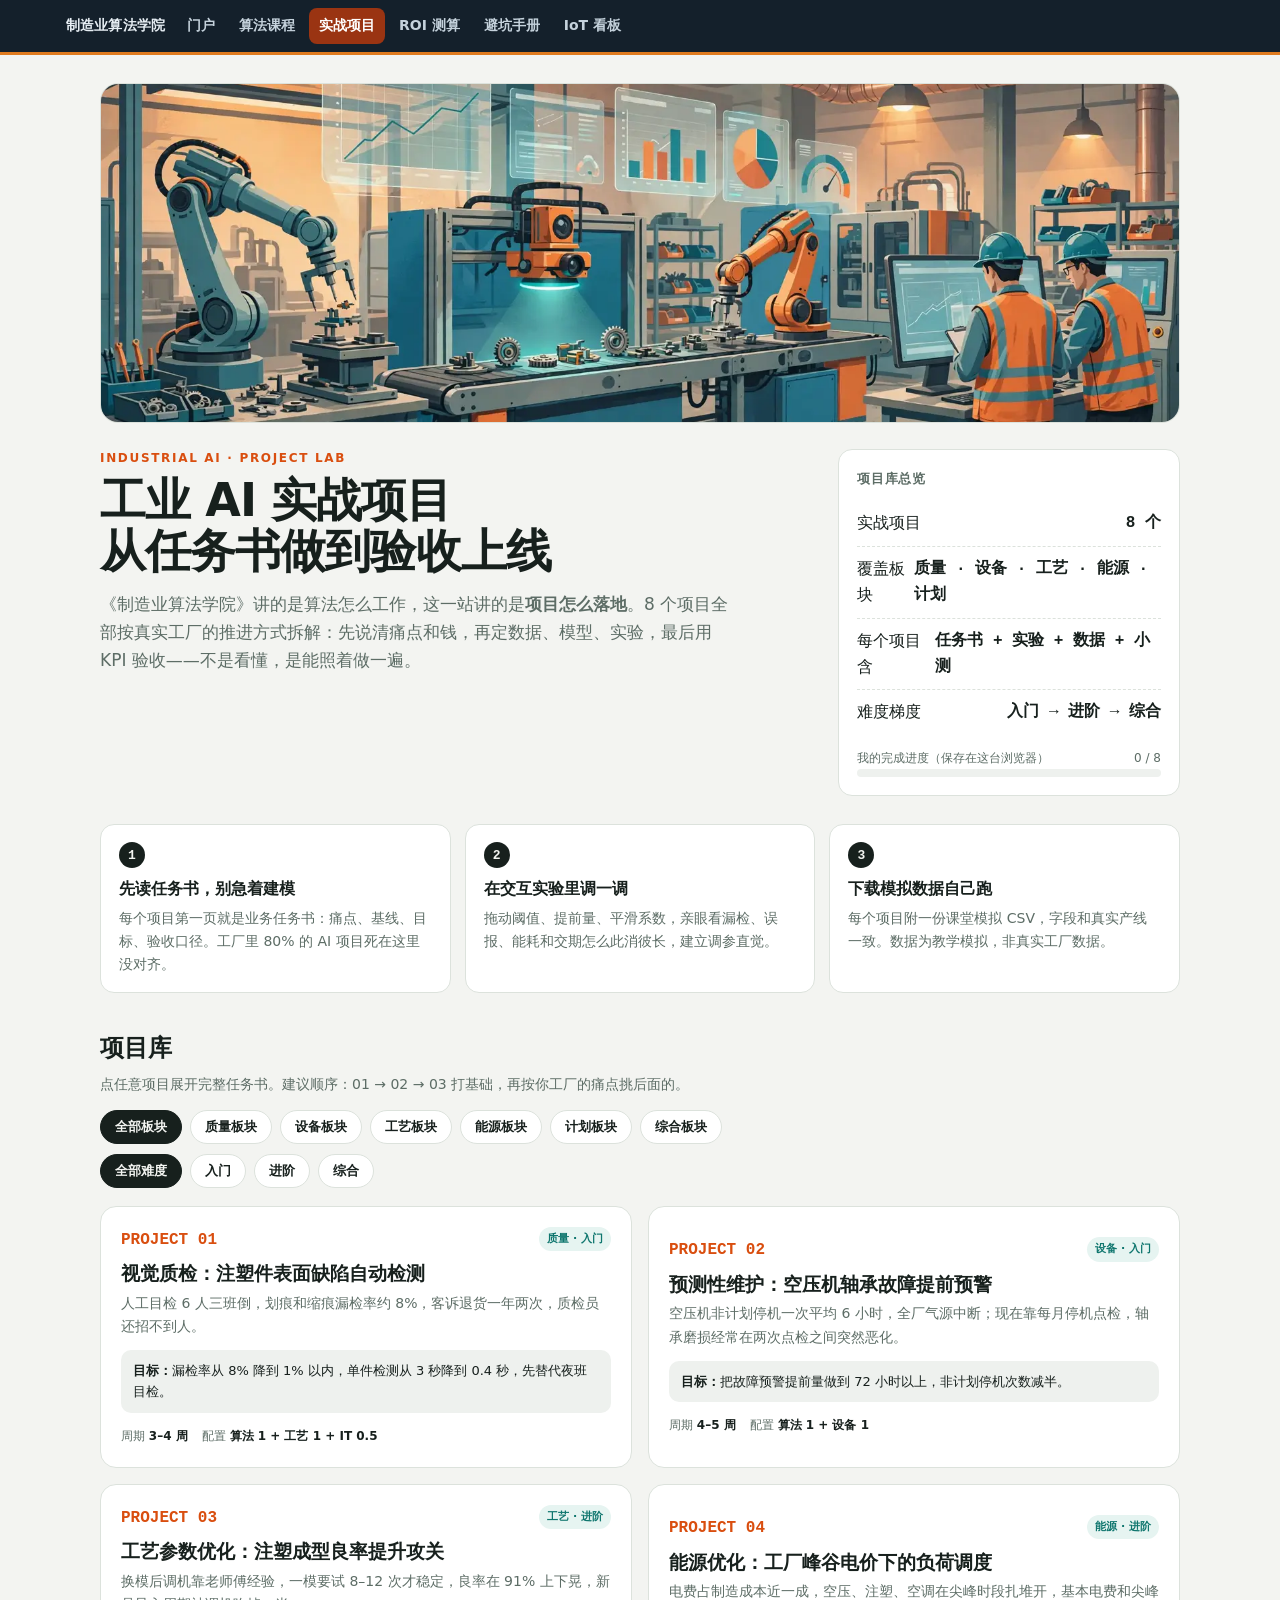
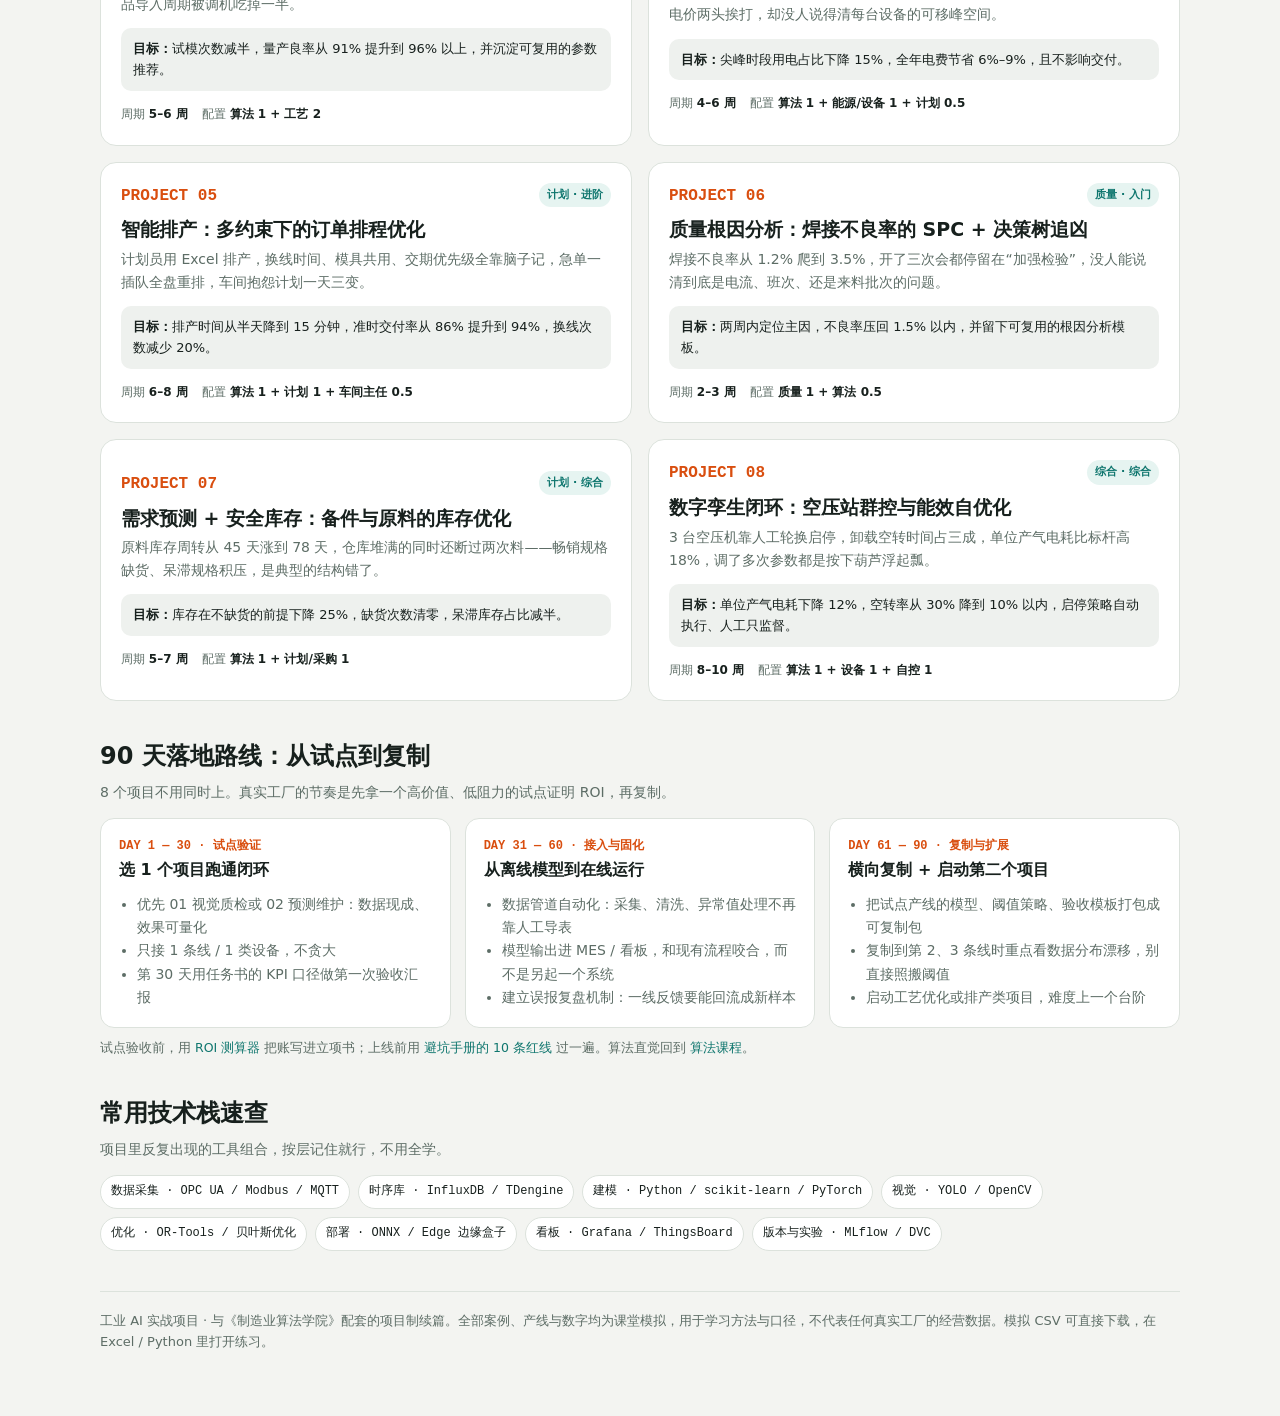
<file: industrial-ai-projects/index.html>
<!doctype html>
<html lang="zh-CN">
<head>
<meta charset="utf-8">
<meta name="viewport" content="width=device-width, initial-scale=1, viewport-fit=cover">
<meta name="color-scheme" content="light dark">
<title>工业 AI 实战项目 · 制造业算法学院</title>
<meta name="description" content="8 个端到端工业 AI 项目：视觉质检、预测性维护、工艺优化、峰谷调度、智能排产、焊接根因、库存和数字孪生。每个含任务书、实施路线、交互实验和模拟数据。">
<meta property="og:title" content="工业 AI 实战项目">
<meta property="og:description" content="从任务书做到验收上线。8 个项目覆盖质量、设备、工艺、能源、计划和综合。">
<meta property="og:type" content="website">
<meta property="og:locale" content="zh_CN">
<meta property="og:image" content="https://nalgnep.github.io/muse-projects/industrial-ai-projects/hero.webp">
<link rel="canonical" href="https://nalgnep.github.io/muse-projects/industrial-ai-projects/">
<link rel="icon" href="../assets/favicon.svg" type="image/svg+xml">
<meta name="theme-color" content="#14202b">
<style>
:root{
  --bg:#F3F4F1; --surface:#FFFFFF; --surface2:#EEF1EE; --ink:#17201D; --muted:#5D6D66; --line:#DCE2DC;
  --accent:#D94E0F; --accent-ink:#fff; --teal:#0F766E; --teal-soft:#E6F4F1; --amber:#B45309; --amber-soft:#FEF3C7;
  --radius:14px; --shadow:0 8px 28px rgba(20,30,25,.08);
}
@media (prefers-color-scheme: dark){
  :root{ --bg:#111615; --surface:#1A211F; --surface2:#222B28; --ink:#E9EFE C; --ink:#E9EFEC; --muted:#9AA8A1; --line:#2B3632; --accent:#FF7A36; --teal:#2DD4BF; --teal-soft:#12322E; --amber-soft:#2E2410; --shadow:0 8px 28px rgba(0,0,0,.35); }
}
*{box-sizing:border-box} html{scroll-behavior:smooth}
body{margin:0;background:var(--bg);color:var(--ink);font-family:"Noto Sans SC",system-ui,-apple-system,Segoe UI,Roboto,sans-serif;line-height:1.65}
a{color:var(--teal);text-decoration:none}
.mono{font-family:"JetBrains Mono",monospace}
.wrap{max-width:1120px;margin:0 auto;padding:0 20px 64px}
.hero{padding:28px 0 0}
.hero-img{width:100%;height:340px;object-fit:cover;border-radius:18px;display:block;border:1px solid var(--line)}
@media(max-width:640px){.hero-img{height:210px}}
.hero-grid{display:grid;grid-template-columns:1.35fr .65fr;gap:28px;margin-top:26px}
@media(max-width:800px){.hero-grid{grid-template-columns:1fr}}
h1{font-size:clamp(30px,5vw,46px);line-height:1.12;margin:6px 0 12px;font-weight:900;letter-spacing:-.02em}
.lead{font-size:17px;color:var(--muted);margin:0;max-width:640px}
.kicker{font-size:12px;letter-spacing:.14em;font-weight:700;color:var(--accent);text-transform:uppercase}
.stats{background:var(--surface);border:1px solid var(--line);border-radius:var(--radius);padding:18px}
.stats h3{margin:0 0 12px;font-size:13px;color:var(--muted);font-weight:700;letter-spacing:.06em}
.stat-row{display:flex;justify-content:space-between;padding:9px 0;border-top:1px dashed var(--line)}
.stat-row:first-of-type{border-top:none}
.stat-row b{font-family:"JetBrains Mono",monospace}
.progress-wrap{margin-top:14px}
.progress-bar{height:8px;background:var(--surface2);border-radius:99px;overflow:hidden}
.progress-fill{height:100%;background:var(--accent);width:0%;transition:width .4s}
.how{display:grid;grid-template-columns:repeat(3,1fr);gap:14px;margin:28px 0 8px}
@media(max-width:800px){.how{grid-template-columns:1fr}}
.how-card{background:var(--surface);border:1px solid var(--line);border-radius:var(--radius);padding:16px 18px}
.how-card b{display:block;margin-bottom:4px}
.how-card p{margin:0;color:var(--muted);font-size:14px}
.num{display:inline-flex;width:26px;height:26px;border-radius:50%;background:var(--ink);color:var(--bg);align-items:center;justify-content:center;font-size:13px;font-weight:700;margin-bottom:8px;font-family:"JetBrains Mono",monospace}
.section-head{margin:36px 0 14px;display:flex;justify-content:space-between;align-items:end;gap:16px;flex-wrap:wrap}
.section-head h2{margin:0;font-size:24px;font-weight:900}
.section-head p{margin:4px 0 0;color:var(--muted);font-size:14px}
.filters{display:flex;gap:8px;flex-wrap:wrap;margin:14px 0 18px}
.chip{border:1px solid var(--line);background:var(--surface);color:var(--ink);padding:7px 14px;border-radius:99px;font-size:13px;font-weight:600;cursor:pointer}
.chip.active{background:var(--ink);color:var(--bg);border-color:var(--ink)}
.grid{display:grid;grid-template-columns:repeat(2,1fr);gap:16px}
@media(max-width:800px){.grid{grid-template-columns:1fr}}
.card{background:var(--surface);border:1px solid var(--line);border-radius:16px;padding:20px;cursor:pointer;transition:border-color .15s, transform .15s;text-align:left;width:100%;color:var(--ink);font:inherit}
.card:hover{border-color:var(--accent)}
.card.selected{border-color:var(--accent);box-shadow:var(--shadow)}
.card-top{display:flex;justify-content:space-between;gap:10px;align-items:flex-start}
.tag{font-size:11px;font-weight:700;padding:3px 8px;border-radius:99px;background:var(--teal-soft);color:var(--teal);white-space:nowrap}
.tag.done{background:var(--accent);color:#fff}
.card h3{margin:8px 0 6px;font-size:19px;line-height:1.3}
.card p{margin:0;color:var(--muted);font-size:14px}
.meta{display:flex;gap:14px;flex-wrap:wrap;margin-top:14px;font-size:12px;color:var(--muted)}
.meta span b{color:var(--ink)}
.kpi-line{margin-top:12px;padding:10px 12px;background:var(--surface2);border-radius:10px;font-size:13px}
.detail{margin-top:22px;background:var(--surface);border:1px solid var(--line);border-radius:18px;overflow:hidden;display:none}
.detail.open{display:block}
.detail-head{padding:24px 24px 0}
.detail-head h2{margin:6px 0 8px;font-size:26px;line-height:1.25}
.tabs{display:flex;gap:4px;flex-wrap:wrap;padding:0 24px;border-bottom:1px solid var(--line);margin-top:16px}
.tab{border:none;background:none;padding:10px 14px;font:inherit;font-weight:700;font-size:14px;cursor:pointer;color:var(--muted);border-bottom:3px solid transparent}
.tab.active{color:var(--ink);border-bottom-color:var(--accent)}
.pane{padding:22px 24px 28px;display:none}
.pane.active{display:block}
.pane h4{margin:18px 0 8px;font-size:15px}
.pane h4:first-child{margin-top:0}
.pane p,.pane li{font-size:14.5px;color:#2B3732}
@media (prefers-color-scheme: dark){.pane p,.pane li{color:#C7D2CC}}
.pane ul,.pane ol{padding-left:20px;margin:6px 0}
.two{display:grid;grid-template-columns:1fr 1fr;gap:16px}
@media(max-width:700px){.two{grid-template-columns:1fr}}
.box{background:var(--surface2);border-radius:12px;padding:14px 16px}
.box b{font-size:13px}
.steps{counter-reset:s;list-style:none;padding:0!important}
.steps li{position:relative;padding:10px 0 10px 42px;border-top:1px dashed var(--line)}
.steps li:first-child{border-top:none}
.steps li::before{counter-increment:s;content:counter(s);position:absolute;left:0;top:10px;width:26px;height:26px;border-radius:50%;background:var(--accent);color:#fff;display:flex;align-items:center;justify-content:center;font-size:13px;font-weight:700;font-family:"JetBrains Mono",monospace}
.btn{display:inline-flex;align-items:center;gap:8px;background:var(--accent);color:#fff;border:none;padding:10px 16px;border-radius:10px;font-weight:700;font-size:14px;cursor:pointer;font-family:inherit}
.btn.secondary{background:var(--ink);color:var(--bg)}
.btn.ghost{background:transparent;color:var(--ink);border:1px solid var(--line)}
.btn:disabled{opacity:.5}
label.slider-label{display:flex;justify-content:space-between;font-size:13px;font-weight:700;margin:14px 0 6px}
input[type=range]{width:100%;accent-color:var(--accent)}
canvas.sim{width:100%;height:220px;background:var(--surface2);border-radius:12px;display:block}
.sim-result{display:grid;grid-template-columns:repeat(3,1fr);gap:10px;margin-top:12px}
@media(max-width:640px){.sim-result{grid-template-columns:1fr 1fr}}
.sim-result div{background:var(--surface2);border-radius:10px;padding:10px;text-align:center}
.sim-result b{display:block;font-size:18px;font-family:"JetBrains Mono",monospace}
.sim-result span{font-size:12px;color:var(--muted)}
.quiz-q{margin:16px 0;padding:14px;border:1px solid var(--line);border-radius:12px}
.quiz-q p{margin:0 0 10px;font-weight:700;color:var(--ink)}
.opt{display:block;width:100%;text-align:left;background:var(--surface2);border:1px solid transparent;border-radius:8px;padding:9px 12px;margin:6px 0;cursor:pointer;font:inherit;font-size:14px;color:var(--ink)}
.opt.correct{border-color:#15803d;background:#DCFCE7;color:#14532D}
.opt.wrong{border-color:#DC2626;background:#FEE2E2;color:#7F1D1D}
.explain{font-size:13px;color:var(--muted);display:none;margin-top:8px}
table{width:100%;border-collapse:collapse;font-size:13.5px}
th,td{text-align:left;padding:9px 10px;border-bottom:1px solid var(--line);vertical-align:top}
th{font-size:12px;color:var(--muted)}
.plan{display:grid;grid-template-columns:repeat(3,1fr);gap:14px}
@media(max-width:800px){.plan{grid-template-columns:1fr}}
.plan-card{background:var(--surface);border:1px solid var(--line);border-radius:14px;padding:18px}
.plan-card h3{margin:0 0 4px;font-size:16px}
.plan-card .when{font-family:"JetBrains Mono",monospace;font-size:12px;color:var(--accent);font-weight:700}
.plan-card ul{padding-left:18px;margin:10px 0 0;color:var(--muted);font-size:14px}
.stack{display:flex;flex-wrap:wrap;gap:8px;margin-top:10px}
.stack span{font-size:12px;background:var(--surface);border:1px solid var(--line);padding:6px 10px;border-radius:99px;font-family:"JetBrains Mono",monospace}
.note{font-size:12.5px;color:var(--muted);margin-top:10px}
.bear{margin-top:28px;padding-top:18px;border-top:1px dashed var(--line)}
.bear h4{margin:0 0 6px}
.bear-controls{display:flex;flex-wrap:wrap;gap:8px;margin:10px 0}
.bear-controls button{border:1px solid var(--line);background:var(--surface2);color:var(--ink);border-radius:10px;padding:8px 12px;font:inherit;font-weight:700;font-size:14px;cursor:pointer}
.bear-controls button.on{background:var(--accent);border-color:var(--accent);color:#fff}
.bear-sliders{display:grid;grid-template-columns:1fr 1fr;gap:4px 16px}
@media(max-width:700px){.bear-sliders{grid-template-columns:1fr}}
.bear canvas{width:100%;height:auto;display:block;background:var(--surface2);border-radius:12px;margin-top:6px}
.bear .cap{font-size:13px;font-weight:800;margin:12px 0 0}
footer{margin-top:40px;padding-top:18px;border-top:1px solid var(--line);color:var(--muted);font-size:13px}
</style>
<link rel="stylesheet" href="../assets/site.css">
</head>
<body>
<div class="wrap">
  <div class="hero">
    <img class="hero-img" src="hero.webp" alt="智能工厂里机械臂、视觉检测相机与工程师看数据大屏的插画">
    <div class="hero-grid">
      <div>
        <div class="kicker">Industrial AI · Project Lab</div>
        <h1>工业 AI 实战项目<br>从任务书做到验收上线</h1>
        <p class="lead">《制造业算法学院》讲的是算法怎么工作，这一站讲的是<strong>项目怎么落地</strong>。8 个项目全部按真实工厂的推进方式拆解：先说清痛点和钱，再定数据、模型、实验，最后用 KPI 验收——不是看懂，是能照着做一遍。</p>
      </div>
      <aside class="stats" aria-label="项目总览">
        <h3>项目库总览</h3>
        <div class="stat-row"><span>实战项目</span><b>8 个</b></div>
        <div class="stat-row"><span>覆盖板块</span><b>质量 · 设备 · 工艺 · 能源 · 计划</b></div>
        <div class="stat-row"><span>每个项目含</span><b>任务书 + 实验 + 数据 + 小测</b></div>
        <div class="stat-row"><span>难度梯度</span><b>入门 → 进阶 → 综合</b></div>
        <div class="progress-wrap">
          <div style="display:flex;justify-content:space-between;font-size:12px;color:var(--muted)"><span>我的完成进度（保存在这台浏览器）</span><span id="progText">0 / 8</span></div>
          <div class="progress-bar"><div class="progress-fill" id="progFill"></div></div>
        </div>
      </aside>
    </div>
  </div>

  <div class="how">
    <div class="how-card"><span class="num">1</span><b>先读任务书，别急着建模</b><p>每个项目第一页就是业务任务书：痛点、基线、目标、验收口径。工厂里 80% 的 AI 项目死在这里没对齐。</p></div>
    <div class="how-card"><span class="num">2</span><b>在交互实验里调一调</b><p>拖动阈值、提前量、平滑系数，亲眼看漏检、误报、能耗和交期怎么此消彼长，建立调参直觉。</p></div>
    <div class="how-card"><span class="num">3</span><b>下载模拟数据自己跑</b><p>每个项目附一份课堂模拟 CSV，字段和真实产线一致。数据为教学模拟，非真实工厂数据。</p></div>
  </div>

  <div class="section-head">
    <div><h2>项目库</h2><p>点任意项目展开完整任务书。建议顺序：01 → 02 → 03 打基础，再按你工厂的痛点挑后面的。</p></div>
  </div>
  <div class="filters" id="sectorFilters" role="group" aria-label="按板块筛选"></div>
  <div class="filters" id="levelFilters" role="group" aria-label="按难度筛选" style="margin-top:-8px"></div>
  <div class="grid" id="grid"></div>
  <p class="note" id="emptyMsg" style="display:none">这个组合下没有项目，换个筛选试试。</p>

  <section class="detail" id="detail" aria-live="polite"></section>

  <div class="section-head"><div><h2>90 天落地路线：从试点到复制</h2><p>8 个项目不用同时上。真实工厂的节奏是先拿一个高价值、低阻力的试点证明 ROI，再复制。</p></div></div>
  <div class="plan">
    <div class="plan-card"><div class="when">DAY 1 — 30 · 试点验证</div><h3>选 1 个项目跑通闭环</h3><ul><li>优先 01 视觉质检或 02 预测维护：数据现成、效果可量化</li><li>只接 1 条线 / 1 类设备，不贪大</li><li>第 30 天用任务书的 KPI 口径做第一次验收汇报</li></ul></div>
    <div class="plan-card"><div class="when">DAY 31 — 60 · 接入与固化</div><h3>从离线模型到在线运行</h3><ul><li>数据管道自动化：采集、清洗、异常值处理不再靠人工导表</li><li>模型输出进 MES / 看板，和现有流程咬合，而不是另起一个系统</li><li>建立误报复盘机制：一线反馈要能回流成新样本</li></ul></div>
    <div class="plan-card"><div class="when">DAY 61 — 90 · 复制与扩展</div><h3>横向复制 + 启动第二个项目</h3><ul><li>把试点产线的模型、阈值策略、验收模板打包成可复制包</li><li>复制到第 2、3 条线时重点看数据分布漂移，别直接照搬阈值</li><li>启动工艺优化或排产类项目，难度上一个台阶</li></ul></div>
  </div>
  <p class="note">试点验收前，用 <a href="../industrial-ai-roi-calculator/">ROI 测算器</a> 把账写进立项书；上线前用 <a href="../industrial-ai-pitfalls/#redline">避坑手册的 10 条红线</a> 过一遍。算法直觉回到 <a href="../index.html">算法课程</a>。</p>

  <div class="section-head"><div><h2>常用技术栈速查</h2><p>项目里反复出现的工具组合，按层记住就行，不用全学。</p></div></div>
  <div class="stack">
    <span>数据采集 · OPC UA / Modbus / MQTT</span><span>时序库 · InfluxDB / TDengine</span><span>建模 · Python / scikit-learn / PyTorch</span><span>视觉 · YOLO / OpenCV</span><span>优化 · OR-Tools / 贝叶斯优化</span><span>部署 · ONNX / Edge 边缘盒子</span><span>看板 · Grafana / ThingsBoard</span><span>版本与实验 · MLflow / DVC</span>
  </div>

  <footer>工业 AI 实战项目 · 与《制造业算法学院》配套的项目制续篇。全部案例、产线与数字均为课堂模拟，用于学习方法与口径，不代表任何真实工厂的经营数据。模拟 CSV 可直接下载，在 Excel / Python 里打开练习。</footer>
</div>

<script>
var PROJECTS=[
{id:1,sector:"质量",level:"入门",title:"视觉质检：注塑件表面缺陷自动检测",pain:"人工目检 6 人三班倒，划痕和缩痕漏检率约 8%，客诉退货一年两次，质检员还招不到人。",goal:"漏检率从 8% 降到 1% 以内，单件检测从 3 秒降到 0.4 秒，先替代夜班目检。",algo:"目标检测（YOLO 类）+ 置信度阈值策略 + 硬样本回流",time:"3–4 周",team:"算法 1 + 工艺 1 + IT 0.5",kpi:"漏检率 ≤1% · 误杀率 ≤3% · 0.4 秒/件",sim:{type:"vision",label:"置信度阈值",min:30,max:90,val:60,unit:"%"},
 steps:["现场勘查：统计缺陷类型分布，确认划痕、缩痕、缺料、飞边四类占 95% 以上，其余长尾先不做","搭采集工位：工业相机 + 环形光源固定角度，先保证成像一致性——视觉项目七分在打光，三分在模型","标注 2,000 张图起步，缺陷样本靠产线拦截 + 人工摆拍补齐，标注规范先写一页纸再动手","训练检测模型，按缺陷类别分别看召回率，不能只看总准确率——漏掉缩痕和漏掉飞边代价完全不同","影子运行 1 周：模型只记录不拦截，和人工结果逐件比对，调阈值找漏检/误杀平衡点","正式拦截 + 硬样本回流：模型拿不准的图自动存档，每周复标一批，新模型灰度上线"],
 csv:{name:"vision_defects.csv",head:"image_id,part_id,defect_type,confidence,bbox_area_ratio,light_lux,result",gen:function(i){var d=["scratch","shrink","short_shot","flash","none"][i%5];var c=(0.55+((i*37)%44)/100).toFixed(2);return "IMG"+(1000+i)+",P"+(200+i)+","+d+","+c+","+(0.01+((i*13)%20)/100).toFixed(3)+","+(780+((i*29)%60))+","+(c>=0.6?"NG":"OK");}},
 quiz:[{q:"视觉质检项目里，为什么说“七分在打光、三分在模型”？",opts:["打光设备比模型贵","成像不稳定时，再好的模型也会被光照变化打穿，先固定成像条件再谈算法","因为模型训练只需要三天"],a:1,ex:"光源角度、亮度漂移会直接改变缺陷的可见程度。先把相机、光源、角度固化，数据分布才稳定，模型指标才可信。"},{q:"验收时最该盯哪个指标，而不是总准确率？",opts:["总准确率越高越好","按缺陷类别看召回率（漏检率），尤其是高代价缺陷的漏检","训练集上的准确率"],a:1,ex:"缺陷样本占比极低时，总准确率 99% 也可能意味着缺陷全漏了。必须按类别看召回，并给高代价缺陷单独设红线。"}]},
{id:2,sector:"设备",level:"入门",title:"预测性维护：空压机轴承故障提前预警",pain:"空压机非计划停机一次平均 6 小时，全厂气源中断；现在靠每月停机点检，轴承磨损经常在两次点检之间突然恶化。",goal:"把故障预警提前量做到 72 小时以上，非计划停机次数减半。",algo:"振动时序特征 + 随机森林 / 阈值基线对比 + 健康度评分",time:"4–5 周",team:"算法 1 + 设备 1",kpi:"预警提前 ≥72h · 非计划停机 −50%",sim:{type:"maint",label:"预警提前量目标",min:12,max:168,val:72,unit:" 小时"},
 steps:["选设备：先挑停机代价最高、且有历史故障记录的 2–3 台，别一上来全厂铺开","装振动 + 温度传感器，采样率和安装位置写进规范——传感器贴歪了，后面全是噪声。第一周用速度有效值（mm/s，对照 ISO 10816）做红黄线；轴承早期损伤往往先出现在加速度包络和峭度上，别只盯总体烈度","先做阈值基线版：用厂家标准 + 历史数据定振动烈度红黄线，第一周就能出预警，先跑起来","积累 2–3 次真实故障/检修事件后，再上机器学习版健康度模型，对比两者谁更早、谁更准","预警要进流程：预警单自动派给设备班组，处理结果必须回填，否则模型永远学不到对错","每月复盘误报：误报超过 3 次/月，一线就会开始无视预警，这是这类项目最常见的死法"],
 csv:{name:"compressor_vibration.csv",head:"timestamp,device_id,vibration_mm_s,temp_c,current_a,health_score,event",gen:function(i){var v=(2.1+Math.sin(i/18)*0.7+((i*17)%30)/50).toFixed(2);var h=Math.max(18,98-i*0.35+((i*11)%6)).toFixed(0);return "2026-09-"+String(1+Math.floor(i/24)).padStart(2,"0")+" "+String(i%24).padStart(2,"0")+":00,AC-0"+(1+i%3)+","+v+","+(62+((i*7)%14))+","+(88+((i*13)%22))+","+h+","+(h<40?"warning":"normal");}},
 quiz:[{q:"预测性维护项目第一版应该先做什么？",opts:["直接上深度学习大模型","先用阈值基线跑起来出预警，积累故障样本后再升级模型","等攒够一年数据再开始"],a:1,ex:"故障样本天然稀缺。阈值版一周可上线、先产生价值，同时在线采集的数据正好喂给后续的机器学习版。"},{q:"这类项目最常见的失败原因是什么？",opts:["模型精度差 1%","误报太多，一线不再相信预警，流程上没人响应和回填结果","传感器太便宜"],a:1,ex:"预警是“模型 + 流程”的系统。误报不复盘、处理不回填，信任崩掉之后精度再高也没人用。"}]},
{id:3,sector:"工艺",level:"进阶",title:"工艺参数优化：注塑成型良率提升攻关",pain:"换模后调机靠老师傅经验，一模要试 8–12 次才稳定，良率在 91% 上下晃，新品导入周期被调机吃掉一半。",goal:"试模次数减半，量产良率从 91% 提升到 96% 以上，并沉淀可复用的参数推荐。",algo:"实验设计 DOE + 贝叶斯优化 + 良率预测模型",time:"5–6 周",team:"算法 1 + 工艺 2",kpi:"良率 91%→96% · 试模次数 −50%",sim:{type:"process",label:"探索强度（愿意试新参数的比例）",min:0,max:100,val:40,unit:"%"},
 steps:["圈定参数空间：模温、料筒温度、注射速度、保压压力、冷却时间，先和工艺一起划定安全边界","历史数据建模：用过去一年的工艺单 + 良率记录，先训一个良率预测模型当“虚拟试验台”","DOE 小批试验：在安全边界内按实验设计打点，补齐历史数据里没覆盖的参数组合","贝叶斯优化推荐：模型在“试过的最优点附近 exploitation”和“没试过的区域 exploration”之间权衡，给出下一组推荐参数","老师傅评审环节：每组推荐先过工艺评审再上机——不是不信任模型，是把隐性经验变成约束条件记下来","固化为参数卡：最优参数 + 允许波动范围写进标准作业，换模时直接调用，按月复检漂移"],
 csv:{name:"injection_params.csv",head:"trial_id,mold_temp_c,barrel_temp_c,inject_speed,hold_pressure_mpa,cool_time_s,yield_rate",gen:function(i){var mt=175+((i*7)%30),bt=205+((i*11)%25),sp=38+((i*13)%30),hp=52+((i*17)%28),ct=11+((i*19)%10);var y=(0.88+((mt-185)/400)+((hp-60)/500)+((i*23)%7)/100).toFixed(3);if(y>0.99)y="0.990";return "T"+(300+i)+","+mt+","+bt+","+sp+","+hp+","+ct+","+y;}},
 quiz:[{q:"贝叶斯优化相比老师傅逐个试参数，核心优势是什么？",opts:["完全不用做试验","用已试结果建模，平衡“ exploiting 已知最优”和“探索未知区域”，用更少试验找到更优组合","速度快但结果随机"],a:1,ex:"它把每一次试验的信息都用起来更新模型，下一组参数是算出来的而不是猜的，试模次数因此能系统性减少。"},{q:"为什么每组推荐参数要先过工艺评审？",opts:["走流程好看","把老师傅的隐性经验显性化为约束，避免模型推荐出“数据上最优、现场不可行”的组合","为了拖慢进度做对比"],a:1,ex:"历史数据覆盖不到的安全与可行性约束，往往只在老师傅脑子里。评审不是卡模型，是给模型补约束。"}]},
{id:4,sector:"能源",level:"进阶",title:"能源优化：工厂峰谷电价下的负荷调度",pain:"电费占制造成本近一成，空压、注塑、空调在尖峰时段扎堆开，基本电费和尖峰电价两头挨打，却没人说得清每台设备的可移峰空间。",goal:"尖峰时段用电占比下降 15%，全年电费节省 6%–9%，且不影响交付。",algo:"负荷预测（时序模型）+ 可调负荷清单 + 优化排程",time:"4–6 周",team:"算法 1 + 能源/设备 1 + 计划 0.5",kpi:"尖峰用电 −15% · 电费 −6%~9%",sim:{type:"energy",label:"可转移负荷比例",min:0,max:50,val:25,unit:"%"},
 steps:["装表计量到设备级：总表数据做不了优化，先知道每条线、每台大设备的分时负荷曲线","画负荷画像：标出尖峰是怎么形成的——是开机爬坡撞一起，还是工艺本身不可移","分三类清单：可移峰（蓄冷、空压储气、非急单提前/延后）、可削峰（短时降载）、不可动（连续工艺），清单要和生产逐项确认","做次日负荷预测：结合生产计划预测明天每 15 分钟负荷，提前一天给出移峰建议单","建议单进晨会：能源建议和生产计划一起排，冲突时以交付优先，移峰空间如实记录","按月对账：节省金额 = 移峰电量 × 价差 − 增量损耗，和财务用同一口径算账"],
 csv:{name:"factory_load.csv",head:"date,slot,load_kw,price_yuan_kwh,period,main_driver",gen:function(i){var s=i%96;var peak=(s>=32&&s<=44)||(s>=72&&s<=84);var load=Math.round(820+Math.sin(s/9)*260+((i*31)%180));var price=peak?1.18:(s<24?0.32:0.68);return "2026-09-0"+(1+Math.floor(i/96))+", "+String(Math.floor(s/4)).padStart(2,"0")+":"+String((s%4)*15).padStart(2,"0")+","+load+","+price+","+(peak?"peak":(s<24?"valley":"flat"))+",injection+compressor";}},
 quiz:[{q:"做负荷优化之前，为什么必须先装到设备级计量？",opts:["总表数据精度不够高","只有知道尖峰由哪些设备、哪个动作造成，才能判断哪些负荷能移、能削","为了多买表"],a:1,ex:"优化的对象是具体设备的启停与时序。总表只有一条总曲线，既定位不了尖峰来源，也算不清每项措施的节省。"},{q:"移峰建议和生产交付冲突时，正确口径是？",opts:["电费优先，交付让路","交付优先，移峰空间如实记录，节省目标随之修正","各退一步，延误一半"],a:1,ex:"能源优化是服务生产的。把不可移的原因记录下来，恰恰是下一轮扩大可调清单的依据。"}]},
{id:5,sector:"计划",level:"进阶",title:"智能排产：多约束下的订单排程优化",pain:"计划员用 Excel 排产，换线时间、模具共用、交期优先级全靠脑子记，急单一插队全盘重排，车间抱怨计划一天三变。",goal:"排产时间从半天降到 15 分钟，准时交付率从 86% 提升到 94%，换线次数减少 20%。",algo:"约束建模 + 启发式/OR-Tools 求解 + 滚动重排",time:"6–8 周",team:"算法 1 + 计划 1 + 车间主任 0.5",kpi:"排产 15 分钟 · 交付率 86%→94%",sim:{type:"schedule",label:"排产策略",min:0,max:2,val:0,unit:"",options:["交期优先","换线最少","产能均衡"]},
 steps:["先把约束说全：设备能力、模具共用、换线时间矩阵、物料齐套、交期、优先级——漏一条约束，排出来的计划就落不了地","目标只选一个主目标：先保交期还是先减换线，必须和销售、车间三方拍板，写进任务书","历史周计划回测：拿过去 8 周真实订单喂求解器，和当年人工排产比交付率与换线次数，用结果建立信任","人机协同上线：系统出计划，计划员可锁定/拖动局部再重算，而不是系统说了算——接受度决定生死","急单滚动重排：插单时只重排未开工部分，已开工工单冻结，避免车间一天三变","每周复盘未达成项：是约束漏了、数据错了（库存/工时不准）还是目标变了，分类处理"],
 csv:{name:"orders_schedule.csv",head:"order_id,product,qty,due_date,line,mold,setup_min,priority",gen:function(i){return "SO"+(5000+i)+",PRD-"+(10+i%18)+","+(200+((i*37)%1800))+",2026-10-"+String(5+(i%20)).padStart(2,"0")+",LINE-"+(1+i%4)+",M"+(1+i%6)+","+(20+((i*13)%70))+","+(i%5===0?"urgent":"normal");}},
 quiz:[{q:"排产系统上线最容易翻车在哪一步？",opts:["求解器速度不够快","约束没收集全——排出的计划在现场执行不了，计划员从此不再信系统","界面颜色不好看"],a:1,ex:"换线矩阵、模具共用、齐套状态漏掉任何一条，计划都会在现场被推翻，信任一旦崩掉很难重建。求解速度反而是最容易解决的。"},{q:"为什么要让计划员能锁定局部再重算，而不是全自动排产？",opts:["为了让计划员有参与感","现场总有系统不知道的信息（设备状态、人手），人机协同才能既用上算法全局优化，又保留人工判断","全自动技术上做不到"],a:1,ex:"排产是全局优化问题，算法强；但实时现场信息在人脑里。锁定+重算的交互方式，是同类项目接受度最高的形态。"}]},
{id:6,sector:"质量",level:"入门",title:"质量根因分析：焊接不良率的 SPC + 决策树追凶",pain:"焊接不良率从 1.2% 爬到 3.5%，开了三次会都停留在“加强检验”，没人能说清到底是电流、班次、还是来料批次的问题。",goal:"两周内定位主因，不良率压回 1.5% 以内，并留下可复用的根因分析模板。",algo:"SPC 控制图 + 分层分析 + 决策树因果排序",time:"2–3 周",team:"质量 1 + 算法 0.5",kpi:"不良率 3.5%→≤1.5% · 主因可复现验证",sim:{type:"spc",label:"过程波动（标准差倍数）",min:50,max:200,val:100,unit:"%"},
 steps:["先画控制图确认性质：不良率是某天突跳（特殊原因）还是缓慢爬升（系统漂移），两种病因解法完全不同","分层切片：按班次、设备、操作工、来料批次、时段逐层拆不良率，先用眼睛找到差异最大的那一层","决策树排序：把候选因子一起喂给决策树，看谁对不良的解释力最强——注意相关性不是因果，这一步只是排嫌疑顺序","现场验证试验：针对头号嫌疑因子做一组对照试验（如换回上一批焊丝），不良率应声而落才算坐实","对策固化：把主因写进点检表或来料检验标准，控制图继续挂着监控复发","沉淀模板：把这次的分层维度和验证方法做成模板，下次任何质量波动先按模板走一遍"],
 csv:{name:"welding_quality.csv",head:"batch_id,shift,line,current_a,wire_batch,defect_count,total,defect_rate",gen:function(i){var wire=i%3===0?"W-OLD":"W-NEW";var dc=wire==="W-NEW"?18+((i*7)%14):4+((i*5)%6);var tot=420+((i*11)%80);return "B"+(800+i)+","+"ABC"[i%3]+",WL-"+(1+i%2)+","+(118+((i*13)%16))+","+wire+","+dc+","+tot+","+(dc/tot).toFixed(4);}},
 quiz:[{q:"决策树排出的头号因子，能直接当作根因下结论吗？",opts:["能，算法排第一就是它","不能，它给的是相关性排序，必须再做对照试验验证才算坐实因果","不能，决策树结果不可信"],a:1,ex:"来料批次可能只是和某个班次恰好共线。对照试验（换回旧批次看不良是否回落）才是把相关变因果的关键一步。"},{q:"控制图上不良率“某天突然跳高”通常提示什么？",opts:["系统性缓慢漂移","特殊原因：某批次来料、某次设备调整、某个一次性事件，优先查当天发生了什么变化","数据造假"],a:1,ex:"突跳先查变化点：换料、换人、调参、维修。缓慢爬升才更像磨损、漂移类系统原因，需要趋势性对策。"}]},
{id:7,sector:"计划",level:"综合",title:"需求预测 + 安全库存：备件与原料的库存优化",pain:"原料库存周转从 45 天涨到 78 天，仓库堆满的同时还断过两次料——畅销规格缺货、呆滞规格积压，是典型的结构错了。",goal:"库存在不缺货的前提下降 25%，缺货次数清零，呆滞库存占比减半。",algo:"时序预测（分层：畅销/长尾分开建模）+ 安全库存公式 + ABC 分类",time:"5–7 周",team:"算法 1 + 计划/采购 1",kpi:"库存 −25% · 缺货 0 次 · 呆滞占比 −50%",sim:{type:"forecast",label:"服务水平目标（有货率）",min:85,max:99,val:95,unit:"%"},
 steps:["先做 ABC-XYZ 分类：A 类高频物料和 Z 类长尾物料的预测方法、安全库存逻辑完全不同，混在一起算必错","畅销品用时序模型：带趋势和季节项的预测，滚动对比人工经验预测，用数据决定听谁的","长尾品别硬预测：间歇性需求用订货点 + 上限库存管理，承认预测不了，转而控制补货规则","安全库存按公式重算：需求波动 × 提前期波动 × 服务水平系数，多数工厂的安全库存是拍脑袋的整数","预测要进采购流程：预测值 + 人工修正（大客户订单、促销）留痕，每月复盘修正到底加分还是减分","设呆滞预警：库龄超阈值自动清单，先消耗、先调剂，再谈报废"],
 csv:{name:"demand_inventory.csv",head:"sku,month,demand_qty,forecast_qty,stock_end,safety_stock,stockout_flag",gen:function(i){var sku="SKU-"+(101+Math.floor(i/6));var m=(i%6)+1;var d=800+Math.round(Math.sin(m)*180)+((i*29)%160);var f=Math.round(d*(0.92+((i*7)%14)/100));return sku+",2026-0"+m+","+d+","+f+","+(900+((i*17)%700))+","+(260+((i*13)%120))+","+(i%17===0?1:0);}},
 quiz:[{q:"为什么长尾物料不适合和畅销品用同一套预测模型？",opts:["长尾数据太少，模型学不到","长尾是间歇性需求，时序预测误差极大；更适合用订货点和库存上限等规则管理，把精力让给畅销品预测","长尾不重要，可以不管"],a:1,ex:"方法要匹配需求形态：连续需求靠预测驱动，间歇需求靠规则兜底。硬套同一个模型，两边都做不好。"},{q:"安全库存应该怎么定？",opts:["统一按一个月用量拍","由需求波动、补货提前期波动和目标服务水平共同算出，不同物料不同值","越高越安全，尽量多备"],a:1,ex:"安全库存本质是为不确定性付的保险费。波动越大、提前期越不稳、服务水平要求越高，保费越高——但必须算出来，而不是拍出来。"}]},
{id:8,sector:"综合",level:"综合",title:"数字孪生闭环：空压站群控与能效自优化",pain:"3 台空压机靠人工轮换启停，卸载空转时间占三成，单位产气电耗比标杆高 18%，调了多次参数都是按下葫芦浮起瓢。",goal:"单位产气电耗下降 12%，空转率从 30% 降到 10% 以内，启停策略自动执行、人工只监督。",algo:"机理+数据混合建模（数字孪生）+ 强化学习/规则寻优 + 闭环控制",time:"8–10 周",team:"算法 1 + 设备 1 + 自控 1",kpi:"电耗 −12% · 空转率 30%→≤10%",sim:{type:"twin",label:"控制增益（调节激进程度）",min:10,max:100,val:45,unit:"%"},
 steps:["先建孪生体：用机理公式（产气量-压力-功率关系）打底，再用历史数据校准偏差——纯数据模型在工况外推时会翻车","离线仿真寻优：在孪生体里试启停组合与加载策略，算出不同用气负荷下的最优群控表，先在虚拟世界里把错犯完","影子闭环：策略只给建议不执行，与人工操作对比两周，重点看建议在异常工况下是否稳妥","半自动执行：低风险时段自动执行启停，高负荷时段仍需人工确认，权限分级写进方案","全自动 + 监督台：人工角色从操作变监督，异常自动退回安全策略并报警，保留一键手动接管","持续校准：设备老化会让孪生体慢慢失真，每季度用新数据重新校准一次，写进运维日历"],
 csv:{name:"air_station.csv",head:"timestamp,unit_id,load_pct,power_kw,pressure_bar,flow_m3_min,specific_power",gen:function(i){var lp=45+((i*23)%55);var pw=Math.round(38+lp*1.55+((i*7)%9));var fl=(lp*0.92+((i*11)%6)).toFixed(1);return "2026-09-12 "+String(i%24).padStart(2,"0")+":00,ACU-"+(1+i%3)+","+lp+","+pw+","+(6.8+((i*13)%8)/10).toFixed(1)+","+fl+","+(pw/Math.max(fl,1)).toFixed(2);}},
 quiz:[{q:"数字孪生为什么要用“机理 + 数据”混合建模，而不是纯数据模型？",opts:["机理模型比较便宜","纯数据模型只在见过的工况内准，工况一外推就可能给出危险策略；机理打底保证物理上不离谱，数据负责校准精度","纯数据模型训练太慢"],a:1,ex:"闭环控制是要真动设备的。混合建模让策略在没见过的工况下仍受物理规律约束，这是敢把闭环交出去的前提。"},{q:"从“建议”到“全自动执行”为什么要分影子、半自动、全自动三步？",opts:["显得严谨","每一步都在验证异常工况下的安全性并积累一线信任，控制权是挣来的，不是给的","因为审批流程要求"],a:1,ex:"闭环项目的风险不在平均表现，而在尾部异常。分级放权 + 安全策略兜底 + 一键接管，是工业闭环的标准打法。"}]}
];

var done={};
try{var _saved=JSON.parse(localStorage.getItem("mfg-projects-done-v1")||"{}"); if(_saved && typeof _saved==="object") done=_saved;}catch(e){}
function saveDone(){try{localStorage.setItem("mfg-projects-done-v1", JSON.stringify(done));}catch(e){}}
var LINKS={
1:[["../index.html#nn","算法课 · 神经网络"],["../industrial-ai-roi-calculator/","去算视觉质检的账"],["../industrial-ai-pitfalls/#pit-05","避坑 · 别拿实验室精度验收"]],
2:[["../index.html#tree","算法课 · 决策树"],["../industrial-ai-pitfalls/#pit-04","避坑 · 传感器漂移"],["../industrial-ai-pitfalls/#pit-08","避坑 · 上线即巅峰"]],
3:[["../index.html#regression","算法课 · 回归"],["../industrial-ai-roi-calculator/","把良率提升换成钱"]],
4:[["../index.html#greedy","算法课 · 贪心"],["../industrial-ai-roi-calculator/","电费收益单列一笔"]],
5:[["../index.html#dp","算法课 · 动态规划"],["../index.html#ga","算法课 · 遗传算法"]],
6:[["../index.html#spc","算法课 · SPC"],["../index.html#tree","算法课 · 决策树"],["../industrial-ai-pitfalls/#pit-06","避坑 · 没有基线"]],
7:[["../index.html#dp","算法课 · 动态规划"]],
8:[["../index.html#rl","算法课 · 强化学习"],["../index.html#outlook","算法课 · 受控闭环"],["../industrial-ai-iot-dashboard/","先把数据接到看板"]]
};
var curSector="全部", curLevel="全部", curId=null, curTab="brief";

function $(id){return document.getElementById(id)}
function sectors(){return ["全部","质量","设备","工艺","能源","计划","综合"]}
function levels(){return ["全部","入门","进阶","综合"]}

function renderFilters(){
  $("sectorFilters").innerHTML=sectors().map(function(s){return '<button class="chip'+(s===curSector?' active':'')+'" data-s="'+s+'">'+s+'板块</button>'}).join("").replace("全部板块","全部板块");
  $("levelFilters").innerHTML=levels().map(function(l){return '<button class="chip'+(l===curLevel?' active':'')+'" data-l="'+l+'">'+(l==="全部"?"全部难度":l)+'</button>'}).join("");
  Array.prototype.forEach.call(document.querySelectorAll("#sectorFilters .chip"),function(b){b.onclick=function(){curSector=b.getAttribute("data-s");renderFilters();renderGrid();}});
  Array.prototype.forEach.call(document.querySelectorAll("#levelFilters .chip"),function(b){b.onclick=function(){curLevel=b.getAttribute("data-l");renderFilters();renderGrid();}});
}
function filtered(){return PROJECTS.filter(function(p){return (curSector==="全部"||p.sector===curSector)&&(curLevel==="全部"||p.level===curLevel)})}
function renderGrid(){
  var list=filtered();
  $("emptyMsg").style.display=list.length?"none":"block";
  $("grid").innerHTML=list.map(function(p){
    return '<button class="card'+(p.id===curId?' selected':'')+'" data-id="'+p.id+'">'
    +'<div class="card-top"><span class="mono" style="font-weight:700;color:var(--accent)">PROJECT '+String(p.id).padStart(2,"0")+'</span><span class="tag'+(done[p.id]?' done':'')+'">'+(done[p.id]?'✓ 已完成':p.sector+' · '+p.level)+'</span></div>'
    +'<h3>'+p.title+'</h3><p>'+p.pain+'</p>'
    +'<div class="kpi-line"><b>目标：</b>'+p.goal+'</div>'
    +'<div class="meta"><span>周期 <b>'+p.time+'</b></span><span>配置 <b>'+p.team+'</b></span></div>'
    +'</button>';
  }).join("");
  Array.prototype.forEach.call(document.querySelectorAll(".card"),function(c){c.onclick=function(){openProject(parseInt(c.getAttribute("data-id"),10));}});
  var n=Object.keys(done).length;
  $("progText").textContent=n+" / "+PROJECTS.length;
  $("progFill").style.width=(n/PROJECTS.length*100)+"%";
  saveDone();
}
function projectHash(id, tab){ return "#p"+id+(tab && tab!=="brief" ? "-"+tab : ""); }
function openProject(id, tab){
  curId=id;
  var allowed={brief:1,steps:1,sim:1,data:1,quiz:1};
  curTab = tab && allowed[tab] ? tab : "brief";
  var h=projectHash(id, curTab);
  if(location.hash!==h) history.replaceState(null,"",h);
  renderGrid(); renderDetail();
  setTimeout(function(){$("detail").scrollIntoView({behavior:"smooth",block:"start"})},50);
}
function getP(){return PROJECTS.filter(function(x){return x.id===curId})[0]}
function renderDetail(){
  var p=getP(); if(!p){$("detail").className="detail";return}
  var tabs=[["brief","任务书"],["steps","实施路线"],["sim","交互实验"],["data","数据与验收"],["quiz","小测验"]];
  var html='<div class="detail-head"><span class="tag">'+p.sector+'板块 · '+p.level+' · '+p.time+'</span><h2>'+p.title+'</h2>'
    +'<p style="color:var(--muted);margin:0">核心方法：'+p.algo+'</p>'+(LINKS[p.id]?'<div class="rels">接着看：'+LINKS[p.id].map(function(x){return '<a href="'+x[0]+'">'+x[1]+'</a>'}).join('')+'</div>':'')+'</div>'
    +'<div class="tabs">'+tabs.map(function(t){return '<button class="tab'+(t[0]===curTab?' active':'')+'" data-t="'+t[0]+'">'+t[1]+'</button>'}).join("")+'</div>'
    +'<div id="paneHost"></div>'
    +'<div style="padding:0 24px 22px;display:flex;gap:10px;flex-wrap:wrap"><button class="btn" id="doneBtn">'+(done[p.id]?'✓ 已标记完成（点击撤销）':'标记这个项目已学完')+'</button><button class="btn ghost" id="closeBtn">收起</button></div>';
  $("detail").innerHTML=html; $("detail").className="detail open";
  Array.prototype.forEach.call(document.querySelectorAll(".tab"),function(b){b.onclick=function(){curTab=b.getAttribute("data-t"); var h=projectHash(curId, curTab); if(location.hash!==h) history.replaceState(null,"",h); renderDetail();}});
  $("doneBtn").onclick=function(){ if(done[p.id]){delete done[p.id]}else{done[p.id]=1} renderGrid(); renderDetail(); };
  $("closeBtn").onclick=function(){curId=null; if(location.hash) history.replaceState(null,"",location.pathname+location.search); renderGrid();$("detail").className="detail";};
  renderPane();
}
function renderPane(){
  var p=getP(); var host=$("paneHost");
  if(curTab==="brief"){
    host.innerHTML='<div class="pane active"><div class="two"><div class="box"><b>🔥 现场痛点</b><p>'+p.pain+'</p></div><div class="box"><b>🎯 项目目标</b><p>'+p.goal+'</p></div></div>'
    +'<h4>验收 KPI（任务书口径，做到才算数）</h4><p class="mono" style="font-weight:700;color:var(--accent)">'+p.kpi+'</p>'
    +'<h4>资源配置</h4><p>周期 '+p.time+' · 团队 '+p.team+'。配置里最容易被低估的是业务侧的人：工艺/设备/计划至少要有一个能拍板的人在项目里，否则模型做出来没人敢用。</p>'
    +'<h4>立项前先问三个问题</h4><ul><li>这个痛点的钱能算清吗？（停机一小时多少钱、不良一件赔多少、电费一度多少钱）算不清就先别立项。</li><li>数据现在就有，还是要先装传感器攒三个月？后者要把采集期写进计划。</li><li>模型输出之后，谁看、谁执行、谁回填结果？流程没人，项目必黄。</li></ul></div>';
  }
  if(curTab==="steps"){
    host.innerHTML='<div class="pane active"><ol class="steps">'+p.steps.map(function(s){var parts=s.split("：");return '<li><b>'+parts[0]+'</b>'+(parts[1]?'：'+parts.slice(1).join("："):'')+'</li>'}).join("")+'</ol><p class="note">每一步都留痕：数据版本、参数、结论。复盘时能还原现场，比模型本身更值钱。</p></div>';
  }
  if(curTab==="sim"){
    var s=p.sim;
    var ctrl = s.options
      ? '<label class="slider-label"><span>'+s.label+'</span><span id="simVal">'+s.options[s.val]+'</span></label><input type="range" id="simRange" min="0" max="2" step="1" value="'+s.val+'">'
      : '<label class="slider-label"><span>'+s.label+'</span><span id="simVal">'+s.val+s.unit+'</span></label><input type="range" id="simRange" min="'+s.min+'" max="'+s.max+'" value="'+s.val+'">';
    host.innerHTML='<div class="pane active"><p>拖动下面的参数，看关键指标怎么变。真实项目里调参就是在这个权衡里找平衡点，没有免费的最优。</p>'+ctrl+'<div style="margin-top:14px"><canvas class="sim" id="simCanvas" width="900" height="300"></canvas></div><div class="sim-result" id="simResult"></div><p class="note" id="simNote"></p>'+(p.id===2?'<div id="bearingLab"></div>':'')+'</div>';
    var r=$("simRange"); var upd=function(){drawSim(p,parseFloat(r.value))}; r.oninput=upd; upd();
    if(p.id===2) mountBearing($("bearingLab"));
  }
  if(curTab==="data"){
    host.innerHTML='<div class="pane active"><h4>模拟数据集</h4><p>字段结构与真实产线导出一致，共生成 120 行课堂模拟数据。下载后可用 Excel 筛选透视，或用 Python 复现任务书里的分析。</p><button class="btn secondary" id="dlBtn">⬇ 下载 '+p.csv.name+'（模拟数据）</button>'
    +'<h4 style="margin-top:22px">验收清单</h4><table><tr><th style="width:34%">验收项</th><th>口径</th></tr>'
    +'<tr><td>效果指标</td><td>'+p.kpi+'，用上线前后同口径数据对比，观察期不少于 4 周</td></tr>'
    +'<tr><td>稳定性</td><td>连续运行无人工兜底，异常工况下能自动降级到安全策略</td></tr>'
    +'<tr><td>流程闭环</td><td>输出有人看、有人执行、结果有回填，抽查一周记录完整率 ≥95%</td></tr>'
    +'<tr><td>可复制性</td><td>数据接入、阈值策略、验收方法已文档化，换一条线能在一周内复刻</td></tr></table></div>';
    $("dlBtn").onclick=function(){downloadCSV(p)};
  }
  if(curTab==="quiz"){
    host.innerHTML='<div class="pane active"><p>两道题，点选项立即判分。答错不可怕，解析里才是干货。</p>'+p.quiz.map(function(q,qi){
      return '<div class="quiz-q"><p>'+(qi+1)+'. '+q.q+'</p>'+q.opts.map(function(o,oi){return '<button class="opt" data-q="'+qi+'" data-o="'+oi+'">'+o+'</button>'}).join("")+'<div class="explain" id="ex'+qi+'">'+q.ex+'</div></div>';
    }).join("")+'</div>';
    Array.prototype.forEach.call(host.querySelectorAll(".opt"),function(b){b.onclick=function(){
      var qi=parseInt(b.getAttribute("data-q"),10), oi=parseInt(b.getAttribute("data-o"),10), q=p.quiz[qi];
      var siblings=host.querySelectorAll('[data-q="'+qi+'"]');
      Array.prototype.forEach.call(siblings,function(x){x.classList.remove("correct","wrong")});
      b.classList.add(oi===q.a?"correct":"wrong");
      if(oi!==q.a){siblings[q.a].classList.add("correct")}
      $("ex"+qi).style.display="block";
    }});
  }
}
function mountBearing(root){
  if(!root) return;
  var kind="outer";
  var geo={rpm:1500,n:9,d:7.9,D:39,beta:0};
  root.innerHTML=
    '<div class="bear"><h4>轴承包络谱：速度有效值还没动的时候，剥落已经在打拍子</h4>'+
    '<p>课堂参数接近一只深沟球轴承（量级同 6205），不是某一台空压机的图纸。原始频谱里，早期剥落的能量躲在共振峰上，故障频率本身往往看不见。先做带通，再用希尔伯特变换取出包络，故障重复频率才会在低频抬起来。峭度看波形有多“尖”，正态约为 3。</p>'+
    '<div class="bear-controls" id="bearKind">'+
    '<button type="button" data-k="healthy">健康</button>'+
    '<button type="button" data-k="outer" class="on">外圈</button>'+
    '<button type="button" data-k="inner">内圈</button>'+
    '<button type="button" data-k="ball">滚动体</button></div>'+
    '<div class="bear-sliders">'+
    slider("转速","rpm",600,3600,30," r/min")+
    slider("滚动体个数","n",6,12,1," 个")+
    slider("滚动体直径 d","d",5,12,0.1," mm")+
    slider("节圆直径 D","D",30,80,0.5," mm")+
    slider("接触角","beta",0,25,1," °")+
    '</div>'+
    '<div class="sim-result" id="bearRo"></div>'+
    '<p class="cap">时域波形（前 0.12 秒）</p><canvas id="bearWave"></canvas>'+
    '<p class="cap">原始频谱：转频很小，能量在共振带</p><canvas id="bearFft"></canvas>'+
    '<p class="cap">包络谱：BPFO / BPFI / BSF / FTF</p><canvas id="bearEnv"></canvas>'+
    '<p class="note" id="bearNote"></p></div>';
  function slider(label,key,min,max,step,unit){
    return '<label class="slider-label"><span>'+label+'</span><span id="bv-'+key+'">'+geo[key]+unit+'</span></label><input type="range" data-g="'+key+'" min="'+min+'" max="'+max+'" step="'+step+'" value="'+geo[key]+'">';
  }
  function cssv(name, fallback){
    var v=getComputedStyle(document.documentElement).getPropertyValue(name).trim();
    return v||fallback;
  }
  function seedRng(str){
    var a=2166136261;
    for(var i=0;i<str.length;i++){ a^=str.charCodeAt(i); a=Math.imul(a,16777619); }
    return function(){
      a|=0; a=a+0x6D2B79F5|0;
      var t=Math.imul(a^a>>>15,1|a);
      t=t+Math.imul(t^t>>>7,61|t)^t;
      return ((t^t>>>14)>>>0)/4294967296;
    };
  }
  function gauss(rng){
    var u=0,v=0,s=0;
    while(s===0||s>=1){ u=rng()*2-1; v=rng()*2-1; s=u*u+v*v; }
    return u*Math.sqrt(-2*Math.log(s)/s);
  }
  function fft(re,im){
    var n=re.length;
    for(var i=1,j=0;i<n;i++){
      var bit=n>>1;
      for(;j&bit;bit>>=1) j^=bit;
      j^=bit;
      if(i<j){ var tr=re[i]; re[i]=re[j]; re[j]=tr; tr=im[i]; im[i]=im[j]; im[j]=tr; }
    }
    for(var len=2; len<=n; len<<=1){
      var ang=-2*Math.PI/len, wlenRe=Math.cos(ang), wlenIm=Math.sin(ang);
      for(var i2=0;i2<n;i2+=len){
        var wRe=1,wIm=0;
        for(var j2=0;j2<len/2;j2++){
          var uRe=re[i2+j2], uIm=im[i2+j2];
          var vRe=re[i2+j2+len/2]*wRe-im[i2+j2+len/2]*wIm;
          var vIm=re[i2+j2+len/2]*wIm+im[i2+j2+len/2]*wRe;
          re[i2+j2]=uRe+vRe; im[i2+j2]=uIm+vIm;
          re[i2+j2+len/2]=uRe-vRe; im[i2+j2+len/2]=uIm-vIm;
          var nw=wRe*wlenRe-wIm*wlenIm;
          wIm=wRe*wlenIm+wIm*wlenRe; wRe=nw;
        }
      }
    }
  }
  function ifft(re,im){
    var n=re.length,i;
    for(i=0;i<n;i++) im[i]=-im[i];
    fft(re,im);
    for(i=0;i<n;i++){ re[i]/=n; im[i]=-im[i]/n; }
  }
  function bandpass(x,fs,f1,f2){
    var n=x.length, re=x.slice(), im=new Array(n).fill(0), k,f;
    fft(re,im);
    for(k=0;k<n;k++){
      f=(k<=n/2?k:n-k)*fs/n;
      if(f<f1||f>f2){ re[k]=0; im[k]=0; }
    }
    ifft(re,im); return re;
  }
  function envelope(x){
    var n=x.length, re=x.slice(), im=new Array(n).fill(0), k,i, env=new Array(n);
    fft(re,im);
    for(k=1;k<n/2;k++){ re[k]*=2; im[k]*=2; }
    for(k=n/2+1;k<n;k++){ re[k]=0; im[k]=0; }
    ifft(re,im);
    for(i=0;i<n;i++) env[i]=Math.hypot(re[i], im[i]);
    return env;
  }
  function spectrum(x){
    var n=x.length, re=x.slice(), im=new Array(n).fill(0), m=0,i, mag=new Array(n/2);
    for(i=0;i<n;i++) m+=x[i]; m/=n;
    for(i=0;i<n;i++) re[i]-=m;
    fft(re,im);
    for(i=0;i<n/2;i++) mag[i]=Math.hypot(re[i], im[i])/n;
    return mag;
  }
  function kurtosis(x){
    var n=x.length,m=0,m2=0,m4=0,i,d,d2;
    for(i=0;i<n;i++) m+=x[i]; m/=n;
    for(i=0;i<n;i++){ d=x[i]-m; d2=d*d; m2+=d2; m4+=d2*d2; }
    m2/=n; m4/=n; return m4/(m2*m2);
  }
  function faultFreqs(){
    var fr=geo.rpm/60, c=Math.cos(geo.beta*Math.PI/180);
    var ratio=Math.min(geo.d/geo.D, 0.6), r=ratio*c;
    return {fr:fr, BPFO:(geo.n/2)*fr*(1-r), BPFI:(geo.n/2)*fr*(1+r), BSF:(geo.D/(2*geo.d))*fr*(1-r*r), FTF:(fr/2)*(1-r), clamped: geo.d/geo.D>0.6};
  }
  function simulate(){
    var fs=8192, N=4096, f=faultFreqs();
    var rng=seedRng(kind+"|"+geo.rpm+"|"+geo.n+"|"+geo.d+"|"+geo.D+"|"+geo.beta);
    var x=new Array(N), i,t;
    for(i=0;i<N;i++){
      t=i/fs;
      x[i]=0.28*Math.sin(2*Math.PI*f.fr*t)+0.1*Math.sin(2*Math.PI*2*f.fr*t)+gauss(rng)*0.22;
    }
    var fres=2800, decay=1400;
    function impulses(rate, amp, modHz, modDepth){
      if(!(rate>1)) return;
      var period=fs/rate, span=Math.floor(fs*0.012), k, start, mod, a, j, tt;
      for(k=0, start=0; start<N; k++, start=Math.floor(k*period)){
        mod=modHz?(1+modDepth*Math.cos(2*Math.PI*modHz*start/fs)):1;
        a=amp*Math.max(0.2, mod);
        for(j=0;j<span && start+j<N;j++){
          tt=j/fs;
          x[start+j]+=a*Math.exp(-decay*tt)*Math.sin(2*Math.PI*fres*tt);
        }
      }
    }
    if(kind==="outer") impulses(f.BPFO, 2.4, 0, 0);
    if(kind==="inner") impulses(f.BPFI, 2.2, f.fr, 0.75);
    if(kind==="ball") impulses(2*f.BSF, 2.2, f.FTF, 0.55);
    var bp=bandpass(x, fs, 2200, 3400);
    return {fs:fs, N:N, x:x, f:f, kurt:kurtosis(x), raw:spectrum(x), env:spectrum(envelope(bp))};
  }
  function setup(cv, h){
    var w=cv.clientWidth||640, dpr=window.devicePixelRatio||1;
    cv.width=Math.max(1,Math.floor(w*dpr)); cv.height=Math.floor(h*dpr);
    cv.style.height=h+"px";
    var ctx=cv.getContext("2d");
    ctx.setTransform(dpr,0,0,dpr,0,0);
    return {ctx:ctx,w:w,h:h};
  }
  function drawWave(cv, x, fs){
    var g=setup(cv, 150), ctx=g.ctx, ink=cssv("--ink","#17201D"), accent=cssv("--accent","#D94E0F");
    ctx.fillStyle=cssv("--surface2","#EEF1EE"); ctx.fillRect(0,0,g.w,g.h);
    var n=Math.min(x.length, Math.floor(fs*0.12));
    var mn=Infinity,mx=-Infinity,i;
    for(i=0;i<n;i++){ if(x[i]<mn) mn=x[i]; if(x[i]>mx) mx=x[i]; }
    var pad=(mx-mn)*0.1||1; mn-=pad; mx+=pad;
    ctx.beginPath();
    for(i=0;i<n;i++){
      var px=8+i*(g.w-16)/(n-1), py=8+(1-(x[i]-mn)/(mx-mn))*(g.h-20);
      if(i===0) ctx.moveTo(px,py); else ctx.lineTo(px,py);
    }
    ctx.strokeStyle=accent; ctx.lineWidth=1.2; ctx.stroke();
    ctx.fillStyle=ink; ctx.font="11px sans-serif"; ctx.fillText("0", 8, g.h-4); ctx.fillText("0.12 秒", g.w-48, g.h-4);
  }
  function drawFft(cv, mag, fs, N){
    var g=setup(cv, 170), ctx=g.ctx, ink=cssv("--muted","#5D6D66"), line=cssv("--line","#DCE2DC");
    ctx.fillStyle=cssv("--surface2","#EEF1EE"); ctx.fillRect(0,0,g.w,g.h);
    var fmax=fs/2, n=mag.length;
    var db=new Array(n), i, v;
    for(i=1;i<n;i++){ v=mag[i]; db[i]=20*Math.log10(v+1e-8); }
    var lo=-70, hi=db.reduce(function(a,b){return Math.max(a,b||a);}, -70);
    hi=Math.max(hi, lo+10);
    function X(f){ return 36+(f/fmax)*(g.w-44); }
    function Y(d){ return 10+(1-(d-lo)/(hi-lo))*(g.h-28); }
    ctx.fillStyle="rgba(15,118,110,0.15)";
    ctx.fillRect(X(2200), 10, Math.max(2,X(3400)-X(2200)), g.h-38);
    ctx.beginPath();
    for(i=1;i<n;i++){
      var px=X(i*fs/N);
      if(i===1) ctx.moveTo(px, Y(db[i])); else ctx.lineTo(px, Y(db[i]));
    }
    ctx.strokeStyle=cssv("--ink","#17201D"); ctx.lineWidth=1.1; ctx.stroke();
    ctx.fillStyle=ink; ctx.font="11px sans-serif";
    ctx.fillText("共振带 2.2–3.4 kHz", X(2200)+4, 22);
    ctx.strokeStyle=line;
    [0,1000,2000,3000,4000].forEach(function(f){ ctx.fillText(f/1000+"k", X(f)-8, g.h-6); });
  }
  function drawEnv(cv, mag, fs, N, f){
    var g=setup(cv, 200), ctx=g.ctx;
    ctx.fillStyle=cssv("--surface2","#EEF1EE"); ctx.fillRect(0,0,g.w,g.h);
    var fmax=Math.max(400, 2.4*Math.max(f.BPFO, f.BPFI, 2*f.BSF));
    var kmax=Math.min(mag.length-1, Math.ceil(fmax/(fs/N)));
    var peak=0, i;
    for(i=1;i<=kmax;i++) if(mag[i]>peak) peak=mag[i];
    peak=peak||1;
    function X(hz){ return 36+(hz/fmax)*(g.w-44); }
    function Y(v){ return 16+(1-v/peak)*(g.h-36); }
    ctx.beginPath();
    for(i=1;i<=kmax;i++){
      var px=X(i*fs/N);
      if(i===1) ctx.moveTo(px, Y(mag[i])); else ctx.lineTo(px, Y(mag[i]));
    }
    ctx.strokeStyle=cssv("--ink","#17201D"); ctx.lineWidth=1.2; ctx.stroke();
    var markers=[
      {hz:f.FTF, name:"FTF", color:"#64748b"},
      {hz:f.BPFO, name:"BPFO", color:cssv("--accent","#D94E0F")},
      {hz:f.BPFI, name:"BPFI", color:cssv("--teal","#0F766E")},
      {hz:f.BSF, name:"BSF", color:"#B45309"},
      {hz:2*f.BSF, name:"2×BSF", color:"#B45309"}
    ];
    markers.forEach(function(mk, idx){
      if(mk.hz<=0 || mk.hz>=fmax) return;
      ctx.beginPath(); ctx.moveTo(X(mk.hz), 14); ctx.lineTo(X(mk.hz), g.h-22);
      ctx.strokeStyle=mk.color; ctx.setLineDash([3,3]); ctx.stroke(); ctx.setLineDash([]);
      ctx.fillStyle=mk.color; ctx.font="11px sans-serif";
      ctx.fillText(mk.name, X(mk.hz)+3, 26+(idx%3)*12);
    });
    ctx.fillStyle=cssv("--muted","#5D6D66"); ctx.font="11px sans-serif";
    ctx.fillText("0", 32, g.h-6); ctx.fillText(Math.round(fmax)+" Hz", g.w-52, g.h-6);
  }
  function prominence(mag, fs, N, hz){
    var k=Math.round(hz/(fs/N)), best=0, i, base=0, c=0;
    for(i=Math.max(1,k-2); i<=Math.min(mag.length-1,k+2); i++) if(mag[i]>best) best=mag[i];
    for(i=1;i<Math.min(mag.length, 80); i++){ base+=mag[i]; c++; }
    return best/((base/c)||1e-9);
  }
  function redraw(){
    var s=simulate(), f=s.f;
    ["rpm","n","d","D","beta"].forEach(function(key){
      var el=$("bv-"+key); if(!el) return;
      var unit=key==="rpm"?" r/min":key==="n"?" 个":key==="beta"?" °":" mm";
      el.textContent=(key==="n"||key==="rpm"||key==="beta"? geo[key] : Number(geo[key]).toFixed(1))+unit;
    });
    $("bearRo").innerHTML=[
      ["转频", f.fr.toFixed(1)+" Hz"],
      ["BPFO", f.BPFO.toFixed(1)+" Hz"],
      ["BPFI", f.BPFI.toFixed(1)+" Hz"],
      ["BSF", f.BSF.toFixed(1)+" Hz"],
      ["FTF", f.FTF.toFixed(1)+" Hz"],
      ["峭度", s.kurt.toFixed(1)]
    ].map(function(r){return '<div><b>'+r[1]+'</b><span>'+r[0]+'</span></div>';}).join("");
    drawWave($("bearWave"), s.x, s.fs);
    drawFft($("bearFft"), s.raw, s.fs, s.N);
    drawEnv($("bearEnv"), s.env, s.fs, s.N, f);
    var pO=prominence(s.env,s.fs,s.N,f.BPFO), pI=prominence(s.env,s.fs,s.N,f.BPFI), pB=prominence(s.env,s.fs,s.N,2*f.BSF);
    var story={
      healthy:"健康：波形接近随机加一点转频，峭度应在 3 附近，包络谱上四条故障频率都不突出。ISO 10816 的速度有效值这时也正常。早期剥落还没把烈度抬起来。",
      outer:"外圈剥落停在载荷区，冲击间隔稳定。包络谱上 BPFO（"+f.BPFO.toFixed(1)+" Hz）及其倍频最干净，相对抬升约 "+pO.toFixed(0)+" 倍。内圈和滚动体的线不该一起亮。",
      inner:"内圈缺陷跟着轴转，进载荷区时冲击变强，所以被转频调制。主线在 BPFI（"+f.BPFI.toFixed(1)+" Hz，抬升约 "+pI.toFixed(0)+" 倍），两侧常有 ±转频 的边带。只标一根线、不看边带，容易和倍频搞混。",
      ball:"滚动体缺陷每自转一圈分别打到内圈和外圈，重复频率是 2×BSF（"+(2*f.BSF).toFixed(1)+" Hz，抬升约 "+pB.toFixed(0)+" 倍），并常被保持架公转 FTF（"+f.FTF.toFixed(1)+" Hz）调制。图上 BSF 本身不一定是最高的那根。"
    };
    var warn=f.clamped?" 滚动体直径相对节圆过大，已按 d/D=0.6 封顶计算。":"";
    $("bearNote").textContent=story[kind]+warn+" 带通取 2200–3400 Hz 的共振带，再做希尔伯特包络。原始频谱用分贝，是为了让小小的转频和很高的共振峰能画在同一张图里。";
  }
  root.querySelectorAll("#bearKind button").forEach(function(b){
    b.onclick=function(){
      kind=b.getAttribute("data-k");
      root.querySelectorAll("#bearKind button").forEach(function(x){x.classList.toggle("on", x===b);});
      redraw();
    };
  });
  root.querySelectorAll("input[data-g]").forEach(function(input){
    input.oninput=function(){
      var key=input.getAttribute("data-g");
      geo[key]=key==="n"||key==="rpm"||key==="beta" ? parseInt(input.value,10) : parseFloat(input.value);
      redraw();
    };
  });
  if(root._onResize) window.removeEventListener("resize", root._onResize);
  root._onResize=function(){ if(!root.isConnected) return; redraw(); };
  window.addEventListener("resize", root._onResize);
  redraw();
  requestAnimationFrame(function(){ if(root.isConnected) redraw(); });
}
function drawSim(p,v){
  var s=p.sim, c=$("simCanvas"); if(!c)return; var ctx=c.getContext("2d");
  var W=c.width,H=c.height; ctx.clearRect(0,0,W,H);
  var dark=window.matchMedia&&window.matchMedia("(prefers-color-scheme: dark)").matches;
  ctx.fillStyle=dark?"#222B28":"#EEF1EE"; ctx.fillRect(0,0,W,H);
  ctx.strokeStyle=dark?"#3A4741":"#CBD5CE"; ctx.fillStyle=dark?"#9AA8A1":"#5D6D66"; ctx.font="22px sans-serif";
  for(var gy=40;gy<H-30;gy+=44){ctx.beginPath();ctx.moveTo(50,gy);ctx.lineTo(W-16,gy);ctx.stroke()}
  var res=[], note="";
  function bars(labels,vals,colors,ymax){
    var bw=90, gap=(W-120-bw*vals.length)/(vals.length+1);
    vals.forEach(function(val,i){var h=(H-110)*(val/ymax);var x=70+gap+i*(bw+gap);ctx.fillStyle=colors[i];ctx.fillRect(x,H-50-h,bw,h);ctx.fillStyle=dark?"#E9EFEC":"#17201D";ctx.font="bold 24px sans-serif";ctx.textAlign="center";ctx.fillText(Math.round(val*10)/10,x+bw/2,H-58-h);ctx.font="20px sans-serif";ctx.fillStyle=dark?"#9AA8A1":"#5D6D66";ctx.fillText(labels[i],x+bw/2,H-18);ctx.textAlign="left";});
  }
  function line(pts,color,label){
    ctx.strokeStyle=color;ctx.lineWidth=3;ctx.beginPath();
    pts.forEach(function(pt,i){var x=60+i*(W-100)/(pts.length-1), y=H-50-pt*(H-110); if(i===0)ctx.moveTo(x,y);else ctx.lineTo(x,y)});ctx.stroke();ctx.lineWidth=1;
    ctx.fillStyle=color;ctx.font="bold 20px sans-serif";ctx.fillText(label,64,34);
  }
  if(s.type==="vision"){ $("simVal").textContent=v+"%";
    var recall=Math.max(55,100-(v-30)*0.55), miss=100-recall, falseKill=Math.max(1,(v-30)*0.28);
    bars(["检出率 %", "漏检率 %", "误杀率 %"],[recall,miss,falseKill],["#0F766E","#D94E0F","#B45309"],100);
    res=[["检出率",recall.toFixed(1)+"%"],["漏检率",miss.toFixed(1)+"%"],["误杀率",falseKill.toFixed(1)+"%"]];
    note="阈值调高：误杀降了，但漏检涨了；调低反之。验收红线是漏检 ≤1%，所以实际选点往往宁可多误杀、靠复检兜底，也不敢放漏检过去。";
  } else if(s.type==="maint"){ $("simVal").textContent=v+" 小时";
    var avoid=Math.min(92,38+v*0.36), falseAlarm=Math.max(2,26-v*0.11), cost=(v*0.9).toFixed(0);
    bars(["可避免停机 %","误报率 %","备件占用(相对)"],[avoid,falseAlarm,Math.min(100,cost)],["#0F766E","#B45309","#64748B"],100);
    res=[["可避免停机",avoid.toFixed(0)+"%"],["误报率",falseAlarm.toFixed(1)+"%"],["提前量",v+"h"]];
    note="提前量不是越长越好：越早预警，不确定性越大、误报越多，还要提前占用备件和检修窗口。72 小时是多数工厂的甜点区——够排一次计划检修，又不至于天天狼来了。";
  } else if(s.type==="process"){ $("simVal").textContent=v+"%";
    var pts=[]; for(var i=0;i<=20;i++){var x=i/20; var y=0.91+0.05*(1-Math.exp(-x*4))*(0.6+ v/140) - Math.pow(Math.max(0,x-0.85),2)*0.4; pts.push(Math.max(0.86,Math.min(0.985,y)));}
    line(pts.map(function(y){return (y-0.84)/0.16}),"#D94E0F","良率随试验轮次的变化（探索强度 "+v+"%）");
    var finalY=(pts[20]*100).toFixed(1);
    res=[["20 轮后良率",finalY+"%"],["探索强度",v+"%"],["试模轮次","20 轮模拟"]];
    note="探索太弱：很快收敛到局部最优，良率卡在 93% 上不去；探索太强：试验成本高且波动大。贝叶斯优化的价值就是动态调这个比例——前期多探索，后期多利用。";
  } else if(s.type==="energy"){ $("simVal").textContent=v+"%";
    var save=(v*0.32).toFixed(1), peakCut=(v*0.9).toFixed(0), risk=(v*v/90).toFixed(0);
    bars(["电费节省 %","尖峰削减 %","交付风险(相对)"],[save,peakCut,Math.min(100,risk)],["#0F766E","#D94E0F","#B45309"],50);
    res=[["电费节省",save+"%"],["尖峰削减",peakCut+"%"],["可转移负荷",v+"%"]];
    note="可转移负荷每多挖 10%，节省大约多 3 个百分点，但交付风险是非线性涨的。和生产一起逐项确认清单，比模型本身更决定这个项目的成败。";
  } else if(s.type==="schedule"){ var names=["交期优先","换线最少","产能均衡"]; $("simVal").textContent=names[v];
    var data=[[94,62,71],[84,38,88],[90,55,92]][v];
    bars(["准时交付率 %","换线次数指数","产能均衡度"],data,["#0F766E","#D94E0F","#64748B"],100);
    res=[["交付率",data[0]+"%"],["换线指数",data[1]],["均衡度",data[2]]];
    note="没有一种策略全赢：交期优先交付率最高但换线最频繁；换线最少产能最省但交付垫底。立项时三方拍板主目标，就是为了避免上线后各部门拿不同指标打架。";
  } else if(s.type==="spc"){ $("simVal").textContent=v+"%";
    ctx.strokeStyle="#D94E0F";ctx.setLineDash([6,5]);ctx.beginPath();ctx.moveTo(50,H/2-70);ctx.lineTo(W-16,H/2-70);ctx.moveTo(50,H/2+70);ctx.lineTo(W-16,H/2+70);ctx.stroke();ctx.setLineDash([]);
    ctx.fillStyle="#D94E0F";ctx.font="18px sans-serif";ctx.fillText("控制上限 UCL",W-150,H/2-78);ctx.fillText("控制下限 LCL",W-150,H/2+92);
    ctx.strokeStyle="#0F766E";ctx.lineWidth=2;ctx.beginPath();ctx.moveTo(50,H/2);ctx.lineTo(W-16,H/2);ctx.stroke();ctx.lineWidth=1;
    var sd=v/100; var out=0;
    for(var i2=0;i2<36;i2++){var x=64+i2*(W-110)/35; var yv=H/2+(Math.sin(i2*1.7)*22+((i2*37)%30)-15)*sd + (i2>27?(i2-27)*7:0); if(Math.abs(yv-H/2)>70)out++; ctx.fillStyle=Math.abs(yv-H/2)>70?"#DC2626":"#0F766E"; ctx.beginPath();ctx.arc(x,yv,5,0,7);ctx.fill();}
    res=[["波动倍数",v+"%"],["出界点（模拟）",out+" 个"],["判读","末段上漂需查变化点"]];
    note="波动放大后出界点变多——但出界不等于产线坏了，先判读形态：突跳查变化点（换料/调参/维修），缓慢上漂查磨损与漂移。图上末段的上漂就是任务书里那种“不良率两周爬升”的典型形态。";
  } else if(s.type==="forecast"){ $("simVal").textContent=v+"%";
    var z={85:1.04,86:1.08,87:1.12,88:1.17,89:1.23,90:1.28,91:1.34,92:1.41,93:1.48,94:1.55,95:1.64,96:1.75,97:1.88,98:2.05,99:2.33}[v]||1.64;
    var ss=Math.round(180*z), stock=Math.round(ss*2.6), costIdx=Math.round(z*61);
    bars(["安全库存(件)","平均库存(相对)","缺货风险指数"],[ss,Math.min(500,stock),Math.max(6,120-v*1.1)],["#0F766E","#64748B","#D94E0F"],500);
    res=[["服务水平",v+"%"],["安全库存",ss+" 件"],["库存成本指数",costIdx]];
    note="服务水平从 95% 提到 99%，安全库存要涨四成多——最后几个百分点的有货率是最贵的。谈服务水平时要带上这笔账一起谈，而不是默认越高越好。";
  } else if(s.type==="twin"){ $("simVal").textContent=v+"%";
    var pts2=[]; for(var j=0;j<=40;j++){var t=j/40; var damp=Math.exp(-t*(1.2+v/28)); var osc=Math.sin(t*22*(0.6+v/60))*damp; pts2.push(0.5+osc*0.34);} line(pts2,"#0F766E","目标压力的跟踪曲线（增益 "+v+"%）");
    var settle=v<25?"慢，但稳":(v>75?"快，但振荡明显":"较快收敛，超调小"); var eff=(8+v*0.07).toFixed(1);
    res=[["调节表现",settle],["预计电耗下降",eff+"%"],["空转率","约 "+Math.max(8,30-v*0.24).toFixed(0)+"%"]];
    note="增益太小：压力跟不上用气波动，末端设备喊饿；增益太大：空压机频繁加卸载，振荡本身就在烧电。闭环调参和排产一样，是在稳定与响应之间找甜点。";
  }
  $("simResult").innerHTML=res.map(function(r){return '<div><b>'+r[1]+'</b><span>'+r[0]+'</span></div>'}).join("");
  $("simNote").textContent=note;
}
function downloadCSV(p){
  var rows=[p.csv.head]; for(var i=0;i<120;i++){rows.push(p.csv.gen(i))}
  var blob=new Blob(["\ufeff"+rows.join("\n")],{type:"text/csv;charset=utf-8"});
  var a=document.createElement("a"); a.href=URL.createObjectURL(blob); a.download=p.csv.name; document.body.appendChild(a); a.click(); document.body.removeChild(a); setTimeout(function(){URL.revokeObjectURL(a.href)},800);
}
renderFilters(); renderGrid();
var _pm=(location.hash||"").match(/^#p(\d+)(?:-([a-z]+))?$/);
if(_pm) openProject(parseInt(_pm[1],10), _pm[2]);
</script>
<script src="../assets/site.js"></script>
</body>
</html>
</file>
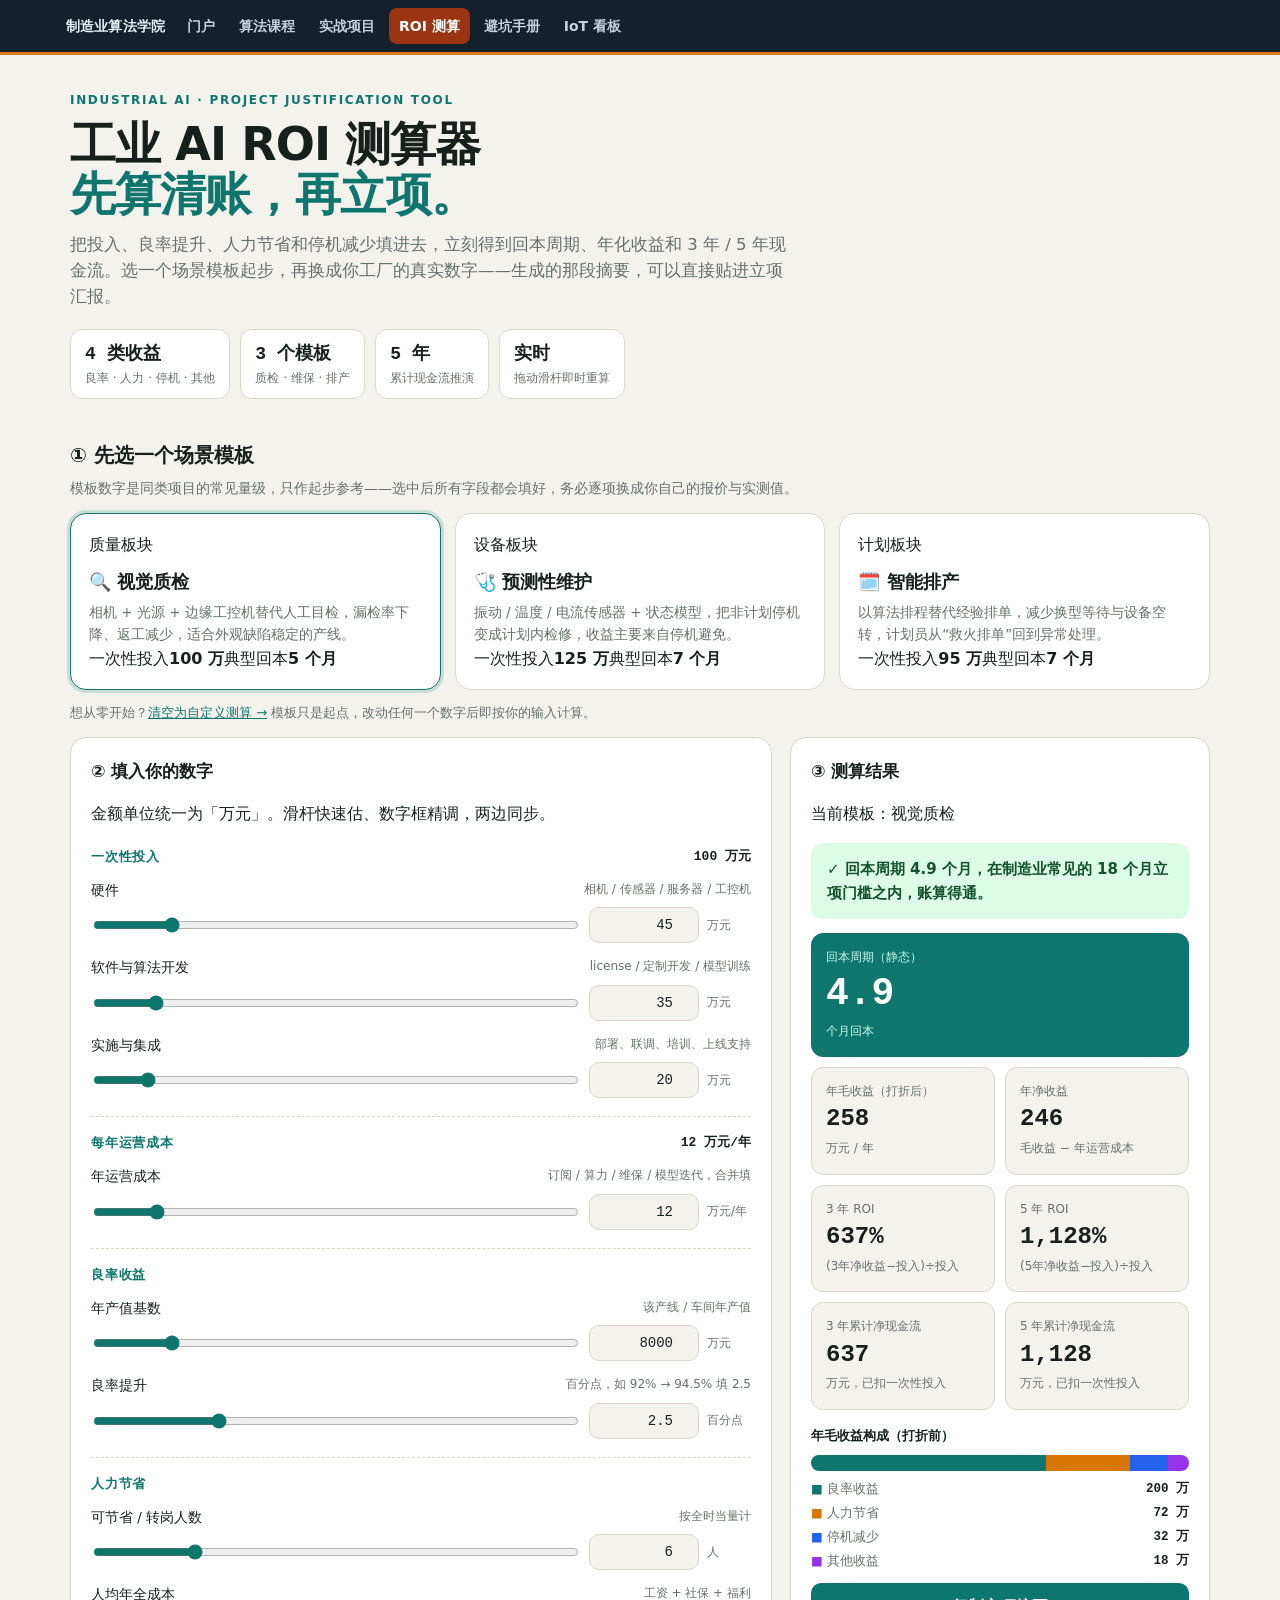
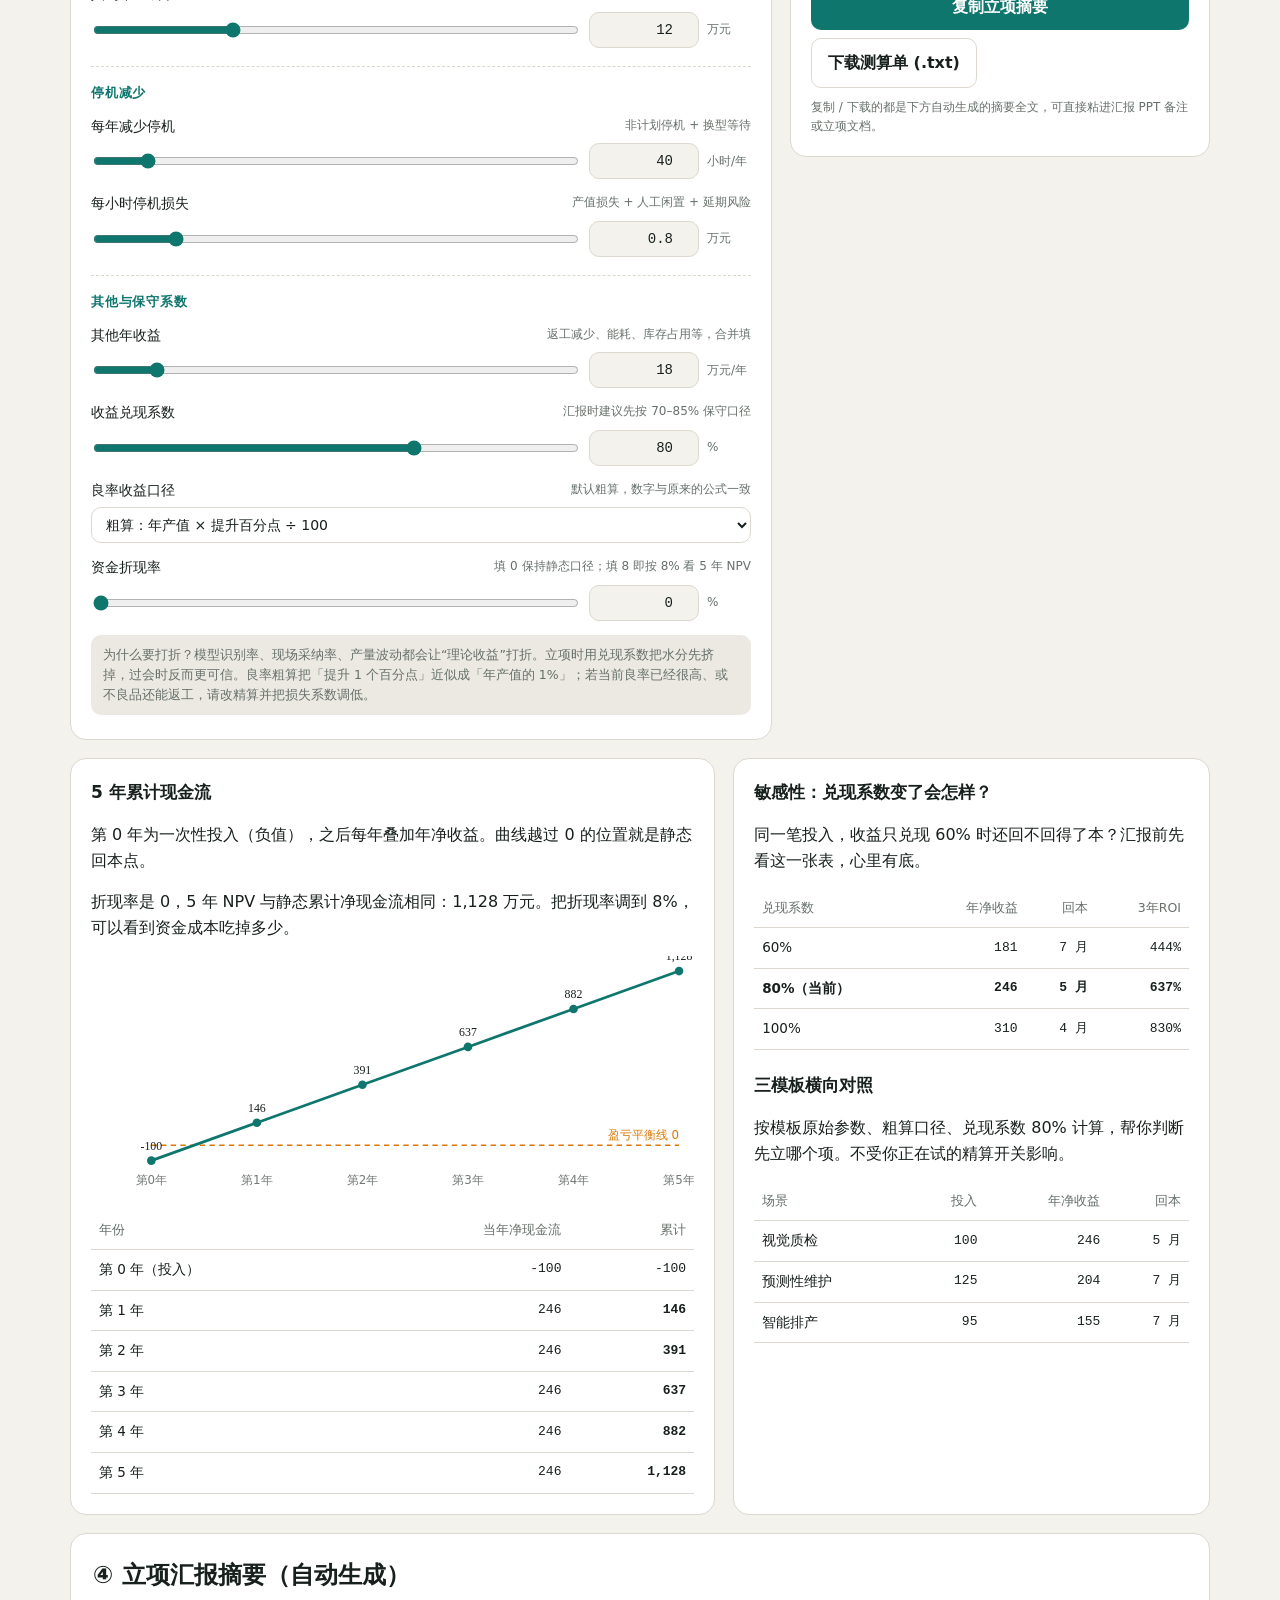
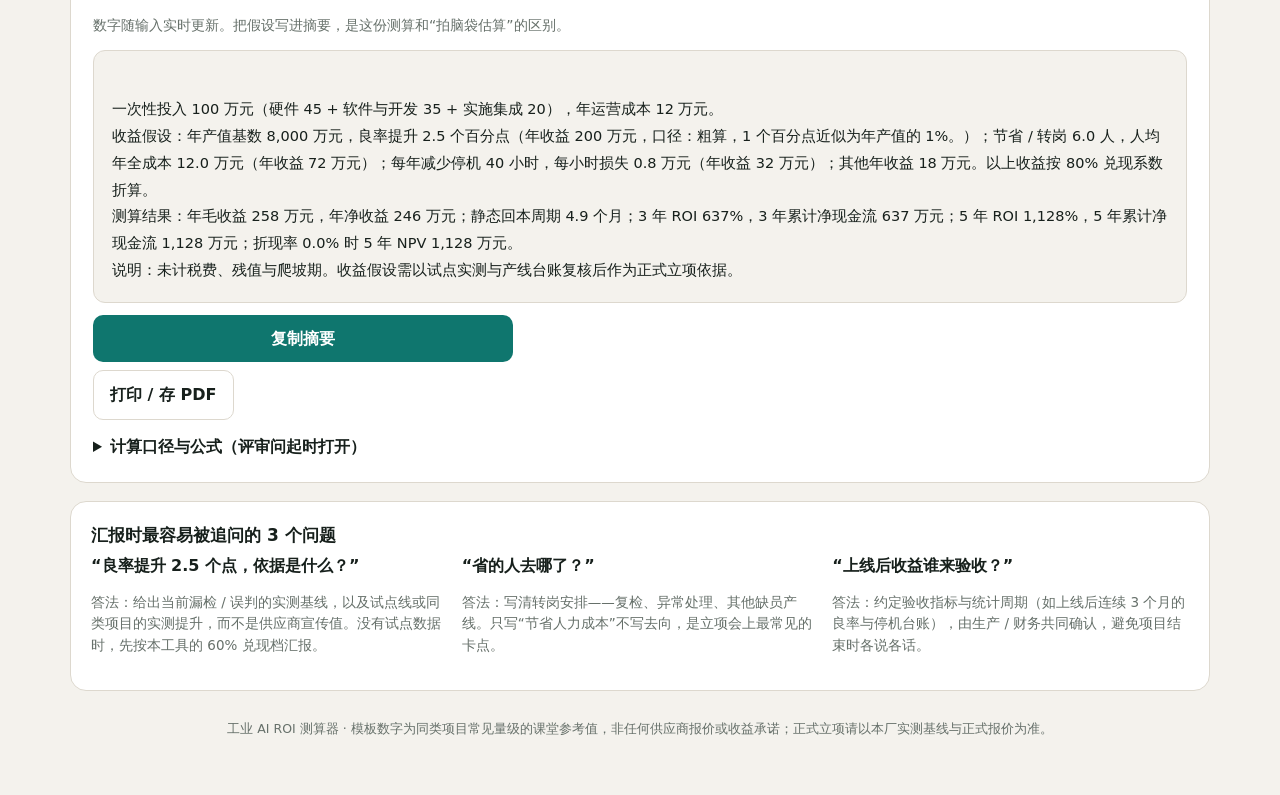
<file: industrial-ai-roi-calculator/index.html>
<!doctype html>
<html lang="zh-CN">
<head>
<meta charset="utf-8">
<meta name="viewport" content="width=device-width, initial-scale=1, viewport-fit=cover">
<meta name="color-scheme" content="light dark">
<title>工业 AI ROI 测算器 · 制造业算法学院</title>
<meta name="description" content="工业 AI 立项测算：一次性投入、良率、人力、停机和兑现系数，实时给出回本周期、ROI 和 5 年现金流。默认同粗算口径，可切换按当前良率精算，并可填折现率看 NPV。">
<meta property="og:title" content="工业 AI ROI 测算器">
<meta property="og:description" content="先算清账，再立项。视觉质检、预测性维护、智能排产三个模板，外加精算口径和折现。">
<meta property="og:type" content="website">
<meta property="og:locale" content="zh_CN">
<link rel="canonical" href="https://nalgnep.github.io/muse-projects/industrial-ai-roi-calculator/">
<link rel="icon" href="../assets/favicon.svg" type="image/svg+xml">
<meta name="theme-color" content="#14202b">
<style>
:root{
--bg:#f4f2ed; --surface:#ffffff; --surface2:#ece9e2; --ink:#17201c; --muted:#66706a; --line:#ddd8ce;
--teal:#0f766e; --teal2:#115e59; --amber:#d97706; --amber-bg:#fef3c7; --red:#b91c1c; --green:#15803d;
--radius:16px;
}
@media (prefers-color-scheme: dark){
:root{ --bg:#121614; --surface:#1c2220; --surface2:#242c29; --ink:#eef2f0; --muted:#9aa8a2; --line:#323c38; --amber-bg:#3a2f14;}
}
*{box-sizing:border-box} html{scroll-behavior:smooth}
body{margin:0;background:var(--bg);color:var(--ink);font-family:"Noto Sans SC",system-ui,-apple-system,sans-serif;line-height:1.6}
a{color:var(--teal)}
.mono{font-family:"JetBrains Mono",monospace}
.wrap{max-width:1180px;margin:0 auto;padding:0 20px 56px}

/* hero */
.hero{padding:36px 0 10px}
.hero-top{display:flex;justify-content:space-between;gap:16px;flex-wrap:wrap;align-items:flex-start}
.eyebrow{font-size:12px;letter-spacing:.14em;font-weight:700;color:var(--teal);text-transform:uppercase}
h1{font-size:clamp(30px,5vw,46px);line-height:1.08;margin:10px 0 12px;font-weight:900;letter-spacing:-.02em}
h1 span{color:var(--teal)}
.lead{font-size:16.5px;color:var(--muted);max-width:720px;margin:0}
.hero-stats{display:flex;gap:10px;flex-wrap:wrap;margin-top:18px}
.hstat{background:var(--surface);border:1px solid var(--line);border-radius:12px;padding:10px 14px}
.hstat b{font-family:"JetBrains Mono",monospace;font-size:18px}
.hstat span{display:block;font-size:12px;color:var(--muted)}

/* templates */
.section-title{font-size:20px;font-weight:900;margin:30px 0 6px}
.section-sub{color:var(--muted);font-size:14px;margin:0 0 14px}
.templates{display:grid;grid-template-columns:repeat(3,1fr);gap:14px}
@media(max-width:820px){.templates{grid-template-columns:1fr}}
.tpl{ text-align:left;background:var(--surface);border:1.5px solid var(--line);border-radius:var(--radius);padding:18px;cursor:pointer;font:inherit;color:inherit;transition:.15s}
.tpl:hover{border-color:var(--teal)}
.tpl.active{border-color:var(--teal);box-shadow:0 0 0 3px color-mix(in srgb,var(--teal) 18%, transparent)}
.tpl.tag{font-size:11px;font-weight:700;letter-spacing:.08em;padding:3px 8px;border-radius:999px;background:var(--surface2);display:inline-block}
.tpl.active.tag{background:var(--teal);color:#fff}
.tpl h3{margin:10px 0 6px;font-size:18px}
.tpl p{margin:0;color:var(--muted);font-size:13.5px}
.tpl.nums{display:flex;gap:16px;margin-top:12px;font-size:13px}
.tpl.nums b{font-family:"JetBrains Mono",monospace;font-size:15px;display:block}

/* layout */
.calc{display:grid;grid-template-columns:1fr 420px;gap:18px;align-items:start;margin-top:8px}
@media(max-width:960px){.calc{grid-template-columns:1fr}}
.panel{background:var(--surface);border:1px solid var(--line);border-radius:var(--radius);padding:20px}
.panel h2{font-size:17px;margin:0 0 4px}
.panel.hint{font-size:13px;color:var(--muted);margin:0 0 16px}
.group{border-top:1px dashed var(--line);padding:16px 0 4px}
.group:first-of-type{border-top:0;padding-top:4px}
.group h3{font-size:13px;letter-spacing:.06em;margin:0 0 12px;color:var(--teal);display:flex;justify-content:space-between}
.group h3 output{color:var(--ink);font-family:"JetBrains Mono",monospace;letter-spacing:0}
.field{margin-bottom:14px}
select{font-family:inherit;font-size:14px;width:100%;padding:8px 10px;border-radius:10px;border:1px solid var(--line);background:var(--surface);color:var(--ink)}
.field label{display:flex;justify-content:space-between;font-size:13.5px;font-weight:500;margin-bottom:6px}
.field label span{color:var(--muted);font-weight:400;font-size:12px}
.field-row{display:flex;gap:8px;align-items:center}
input[type=range]{flex:1;accent-color:var(--teal);min-width:0}
input[type=number]{width:110px;padding:9px 10px;border:1px solid var(--line);border-radius:10px;background:var(--bg);color:var(--ink);font-family:"JetBrains Mono",monospace;font-size:14px;text-align:right}
.unit{font-size:12px;color:var(--muted);white-space:nowrap;min-width:44px}
.note{font-size:12.5px;color:var(--muted);background:var(--surface2);border-radius:10px;padding:10px 12px}

/* results */
.results{position:sticky;top:16px}
@media(max-width:960px){.results{position:static}}
.verdict{border-radius:12px;padding:14px 16px;font-weight:700;font-size:15px;margin-bottom:14px}
.verdict.good{background:#dcfce7;color:#14532d}
.verdict.mid{background:var(--amber-bg);color:#92400e}
.verdict.bad{background:#fee2e2;color:#7f1d1d}
@media (prefers-color-scheme: dark){.verdict.good{background:#17351f;color:#bbf7d0}.verdict.bad{background:#3d1a1a;color:#fecaca}.verdict.mid{color:#fde68a}}
.kpi-grid{display:grid;grid-template-columns:1fr 1fr;gap:10px}
.kpi{background:var(--bg);border:1px solid var(--line);border-radius:12px;padding:14px}
.kpi label{font-size:12px;color:var(--muted);display:block}
.kpi b{font-family:"JetBrains Mono",monospace;font-size:24px;line-height:1.2;display:block;margin-top:4px}
.kpi small{font-size:12px;color:var(--muted)}
.kpi.hero-kpi{grid-column:1/-1;background:var(--teal);color:#fff;border-color:var(--teal)}
.kpi.hero-kpi label,.kpi.hero-kpi small{color:#ccfbf1}
.kpi.hero-kpi b{font-size:38px}
.bar-wrap{margin-top:16px}
.bar{display:flex;height:16px;border-radius:999px;overflow:hidden;background:var(--surface2)}
.bar i{display:block;height:100%}
.legend{font-size:12.5px;color:var(--muted);margin-top:8px;display:grid;gap:4px}
.legend b{color:var(--ink);font-family:"JetBrains Mono",monospace;float:right}
table{width:100%;border-collapse:collapse;font-size:13.5px}
th,td{padding:9px 8px;border-bottom:1px solid var(--line);text-align:right}
th:first-child,td:first-child{text-align:left}
th{color:var(--muted);font-weight:500;font-size:12.5px}
td.mono{font-size:13px}
.btn{appearance:none;border:0;cursor:pointer;font:inherit;font-weight:700;border-radius:10px;padding:11px 16px}
.btn-primary{background:var(--teal);color:#fff;width:100%}
.btn-ghost{background:var(--surface);border:1px solid var(--line);color:var(--ink)}
.btn-row{display:flex;gap:8px;flex-wrap:wrap;margin-top:12px}
.btn-row.btn{flex:1;white-space:nowrap}

/* chart + report */
.grid2{display:grid;grid-template-columns:1.15fr.85fr;gap:18px;margin-top:18px}
@media(max-width:820px){.grid2{grid-template-columns:1fr}}
.report{background:var(--surface);border:1px solid var(--line);border-radius:var(--radius);padding:22px;margin-top:18px}
.report h2{margin-top:0}
#reportText{white-space:pre-wrap;font-size:14.5px;background:var(--bg);border:1px solid var(--line);border-radius:12px;padding:18px;line-height:1.85}
details{margin-top:14px} summary{cursor:pointer;font-weight:700}
.formula{font-family:"JetBrains Mono",monospace;font-size:13px;background:var(--surface2);padding:12px 14px;border-radius:10px;white-space:normal;word-break:break-all;line-height:1.7}
footer{color:var(--muted);font-size:12.5px;margin-top:28px;text-align:center}
.toast{position:fixed;left:50%;bottom:22px;transform:translateX(-50%) translateY(20px);background:#111;color:#fff;padding:10px 18px;border-radius:999px;opacity:0;pointer-events:none;transition:.25s;font-size:14px;z-index:50}
.toast.show{opacity:1;transform:translateX(-50%) translateY(0)}
@media print{.templates,.calc.inputs,.btn-row,.hero-stats{display:none!important}.calc{grid-template-columns:1fr}}
</style>
<link rel="stylesheet" href="../assets/site.css">
</head>
<body>
<div class="wrap">

<header class="hero">
<div class="eyebrow">Industrial AI · Project Justification Tool</div>
<h1>工业 AI ROI 测算器<br><span>先算清账，再立项。</span></h1>
<p class="lead">把投入、良率提升、人力节省和停机减少填进去，立刻得到回本周期、年化收益和 3 年 / 5 年现金流。选一个场景模板起步，再换成你工厂的真实数字——生成的那段摘要，可以直接贴进立项汇报。</p>
<div class="hero-stats">
<div class="hstat"><b>4 类收益</b><span>良率 · 人力 · 停机 · 其他</span></div>
<div class="hstat"><b>3 个模板</b><span>质检 · 维保 · 排产</span></div>
<div class="hstat"><b>5 年</b><span>累计现金流推演</span></div>
<div class="hstat"><b>实时</b><span>拖动滑杆即时重算</span></div>
</div>
</header>

<h2 class="section-title">① 先选一个场景模板</h2>
<p class="section-sub">模板数字是同类项目的常见量级，只作起步参考——选中后所有字段都会填好，务必逐项换成你自己的报价与实测值。</p>
<div class="templates" id="templates">
<button class="tpl active" data-tpl="quality">
<span class="tag">质量板块</span>
<h3>🔍 视觉质检</h3>
<p>相机 + 光源 + 边缘工控机替代人工目检，漏检率下降、返工减少，适合外观缺陷稳定的产线。</p>
<div class="nums"><span>一次性投入<b>100 万</b></span><span>典型回本<b id="pb-quality">—</b></span></div>
</button>
<button class="tpl" data-tpl="maint">
<span class="tag">设备板块</span>
<h3>🩺 预测性维护</h3>
<p>振动 / 温度 / 电流传感器 + 状态模型，把非计划停机变成计划内检修，收益主要来自停机避免。</p>
<div class="nums"><span>一次性投入<b>125 万</b></span><span>典型回本<b id="pb-maint">—</b></span></div>
</button>
<button class="tpl" data-tpl="schedule">
<span class="tag">计划板块</span>
<h3>🗓️ 智能排产</h3>
<p>以算法排程替代经验排单，减少换型等待与设备空转，计划员从“救火排单”回到异常处理。</p>
<div class="nums"><span>一次性投入<b>95 万</b></span><span>典型回本<b id="pb-schedule">—</b></span></div>
</button>
</div>
<p style="font-size:13px;color:var(--muted)">想从零开始？<a href="#" id="customLink">清空为自定义测算 →</a> 模板只是起点，改动任何一个数字后即按你的输入计算。</p>

<div class="calc">
<!-- INPUTS -->
<section class="panel inputs">
<h2>② 填入你的数字</h2>
<p class="hint">金额单位统一为「万元」。滑杆快速估、数字框精调，两边同步。</p>

<div class="group">
<h3>一次性投入 <output id="sumInvest">—</output></h3>
<div class="field"><label>硬件 <span>相机 / 传感器 / 服务器 / 工控机</span></label>
<div class="field-row"><input type="range" min="0" max="300" step="1" data-k="hw"><input type="number" min="0" step="1" data-n="hw"><span class="unit">万元</span></div></div>
<div class="field"><label>软件与算法开发 <span>license / 定制开发 / 模型训练</span></label>
<div class="field-row"><input type="range" min="0" max="300" step="1" data-k="sw"><input type="number" min="0" step="1" data-n="sw"><span class="unit">万元</span></div></div>
<div class="field"><label>实施与集成 <span>部署、联调、培训、上线支持</span></label>
<div class="field-row"><input type="range" min="0" max="200" step="1" data-k="impl"><input type="number" min="0" step="1" data-n="impl"><span class="unit">万元</span></div></div>
</div>

<div class="group">
<h3>每年运营成本 <output id="sumOps">—</output></h3>
<div class="field"><label>年运营成本 <span>订阅 / 算力 / 维保 / 模型迭代，合并填</span></label>
<div class="field-row"><input type="range" min="0" max="100" step="1" data-k="ops"><input type="number" min="0" step="1" data-n="ops"><span class="unit">万元/年</span></div></div>
</div>

<div class="group">
<h3>良率收益</h3>
<div class="field"><label>年产值基数 <span>该产线 / 车间年产值</span></label>
<div class="field-row"><input type="range" min="500" max="50000" step="100" data-k="outputVal"><input type="number" min="0" step="100" data-n="outputVal"><span class="unit">万元</span></div></div>
<div class="field"><label>良率提升 <span>百分点，如 92% → 94.5% 填 2.5</span></label>
<div class="field-row"><input type="range" min="0" max="10" step="0.1" data-k="yieldGain"><input type="number" min="0" step="0.1" data-n="yieldGain"><span class="unit">百分点</span></div></div>
</div>

<div class="group">
<h3>人力节省</h3>
<div class="field"><label>可节省 / 转岗人数 <span>按全时当量计</span></label>
<div class="field-row"><input type="range" min="0" max="30" step="0.5" data-k="headcount"><input type="number" min="0" step="0.5" data-n="headcount"><span class="unit">人</span></div></div>
<div class="field"><label>人均年全成本 <span>工资 + 社保 + 福利</span></label>
<div class="field-row"><input type="range" min="5" max="30" step="0.5" data-k="costPerHead"><input type="number" min="0" step="0.5" data-n="costPerHead"><span class="unit">万元</span></div></div>
</div>

<div class="group">
<h3>停机减少</h3>
<div class="field"><label>每年减少停机 <span>非计划停机 + 换型等待</span></label>
<div class="field-row"><input type="range" min="0" max="400" step="5" data-k="downHours"><input type="number" min="0" step="5" data-n="downHours"><span class="unit">小时/年</span></div></div>
<div class="field"><label>每小时停机损失 <span>产值损失 + 人工闲置 + 延期风险</span></label>
<div class="field-row"><input type="range" min="0" max="5" step="0.1" data-k="costPerHour"><input type="number" min="0" step="0.1" data-n="costPerHour"><span class="unit">万元</span></div></div>
</div>

<div class="group">
<h3>其他与保守系数</h3>
<div class="field"><label>其他年收益 <span>返工减少、能耗、库存占用等，合并填</span></label>
<div class="field-row"><input type="range" min="0" max="150" step="1" data-k="other"><input type="number" min="0" step="1" data-n="other"><span class="unit">万元/年</span></div></div>
<div class="field"><label>收益兑现系数 <span>汇报时建议先按 70–85% 保守口径</span></label>
<div class="field-row"><input type="range" min="40" max="100" step="5" data-k="realize"><input type="number" min="0" max="100" step="5" data-n="realize"><span class="unit">%</span></div></div>
<div class="field"><label for="yieldMode">良率收益口径 <span>默认粗算，数字与原来的公式一致</span></label>
<select id="yieldMode">
<option value="simple">粗算：年产值 × 提升百分点 ÷ 100</option>
<option value="refined">精算：按当前良率换算多产出的货值，再乘损失系数</option>
</select></div>
<div class="field" id="yieldNowField" hidden>
<label>当前良率 <span>精算用。现在是 92% 就填 92</span></label>
<div class="field-row"><input type="range" min="50" max="99.5" step="0.5" data-k="yieldNow"><input type="number" min="1" max="99.9" step="0.1" data-n="yieldNow"><span class="unit">%</span></div></div>
<div class="field" id="lossField" hidden>
<label>损失系数 <span>100 = 多出的合格品按全额产值计；40 ≈ 只计料工费，卖不掉更多</span></label>
<div class="field-row"><input type="range" min="10" max="100" step="5" data-k="lossRatio"><input type="number" min="0" max="100" step="5" data-n="lossRatio"><span class="unit">%</span></div></div>
<div class="field"><label>资金折现率 <span>填 0 保持静态口径；填 8 即按 8% 看 5 年 NPV</span></label>
<div class="field-row"><input type="range" min="0" max="20" step="1" data-k="discount"><input type="number" min="0" max="30" step="0.5" data-n="discount"><span class="unit">%</span></div></div>
<div class="note">为什么要打折？模型识别率、现场采纳率、产量波动都会让“理论收益”打折。立项时用兑现系数把水分先挤掉，过会时反而更可信。良率粗算把「提升 1 个百分点」近似成「年产值的 1%」；若当前良率已经很高、或不良品还能返工，请改精算并把损失系数调低。</div>
</div>
</section>

<!-- RESULTS -->
<aside class="panel results">
<h2>③ 测算结果</h2>
<p class="hint" id="tplName">当前模板：视觉质检</p>
<div class="verdict mid" id="verdict">—</div>
<div class="kpi-grid">
<div class="kpi hero-kpi"><label>回本周期（静态）</label><b id="kPayback">—</b><small id="kPaybackSub">按年净收益匀速兑现估算</small></div>
<div class="kpi"><label>年毛收益（打折后）</label><b id="kGross">—</b><small>万元 / 年</small></div>
<div class="kpi"><label>年净收益</label><b id="kNet">—</b><small>毛收益 − 年运营成本</small></div>
<div class="kpi"><label>3 年 ROI</label><b id="kRoi3">—</b><small>(3年净收益−投入)÷投入</small></div>
<div class="kpi"><label>5 年 ROI</label><b id="kRoi5">—</b><small>(5年净收益−投入)÷投入</small></div>
<div class="kpi"><label>3 年累计净现金流</label><b id="kCum3">—</b><small>万元，已扣一次性投入</small></div>
<div class="kpi"><label>5 年累计净现金流</label><b id="kCum5">—</b><small>万元，已扣一次性投入</small></div>
</div>

<div class="bar-wrap">
<div style="font-size:13px;font-weight:700;margin-bottom:8px">年毛收益构成（打折前）</div>
<div class="bar" id="benefitBar"></div>
<div class="legend" id="benefitLegend"></div>
</div>

<div class="btn-row">
<button class="btn btn-primary" id="copyBtn">复制立项摘要</button>
<button class="btn btn-ghost" id="dlBtn">下载测算单 (.txt)</button>
</div>
<p style="font-size:12px;color:var(--muted);margin:10px 0 0">复制 / 下载的都是下方自动生成的摘要全文，可直接粘进汇报 PPT 备注或立项文档。</p>
</aside>
</div>

<div class="grid2">
<section class="panel">
<h2>5 年累计现金流</h2>
<p class="hint">第 0 年为一次性投入（负值），之后每年叠加年净收益。曲线越过 0 的位置就是静态回本点。</p>
<p class="hint" id="npvLine"></p>
<div id="chart"></div>
<table style="margin-top:10px"><thead><tr><th>年份</th><th>当年净现金流</th><th>累计</th></tr></thead><tbody id="cfTable"></tbody></table>
</section>
<section class="panel">
<h2>敏感性：兑现系数变了会怎样？</h2>
<p class="hint">同一笔投入，收益只兑现 60% 时还回不回得了本？汇报前先看这一张表，心里有底。</p>
<table><thead><tr><th>兑现系数</th><th>年净收益</th><th>回本</th><th>3年ROI</th></tr></thead><tbody id="sensTable"></tbody></table>
<h2 style="margin-top:22px">三模板横向对照</h2>
<p class="hint">按模板原始参数、粗算口径、兑现系数 80% 计算，帮你判断先立哪个项。不受你正在试的精算开关影响。</p>
<table><thead><tr><th>场景</th><th>投入</th><th>年净收益</th><th>回本</th></tr></thead><tbody id="cmpTable"></tbody></table>
</section>
</div>

<section class="report">
<h2>④ 立项汇报摘要（自动生成）</h2>
<p class="section-sub">数字随输入实时更新。把假设写进摘要，是这份测算和“拍脑袋估算”的区别。</p>
<div id="reportText"></div>
<div class="btn-row" style="max-width:420px">
<button class="btn btn-primary" id="copyBtn2">复制摘要</button>
<button class="btn btn-ghost" onclick="window.print()">打印 / 存 PDF</button>
</div>
<details>
<summary>计算口径与公式（评审问起时打开）</summary>
<div style="margin-top:12px;display:grid;gap:10px">
<div class="formula">粗算良率收益 = 年产值 × 提升百分点 ÷ 100</div>
<div class="formula">精算良率收益 = 年产值 ÷ 当前良率 × 提升百分点 ÷ 100 × 损失系数</div>
<div class="formula">人力收益 = 节省人数 × 人均年全成本　|　停机收益 = 减少停机小时 × 每小时损失</div>
<div class="formula">年毛收益 = (良率 + 人力 + 停机 + 其他) × 兑现系数</div>
<div class="formula">年净收益 = 年毛收益 − 年运营成本　|　静态回本（月）= 一次性投入 ÷ 年净收益 × 12</div>
<div class="formula">N 年 ROI = (年净收益 × N − 一次性投入) ÷ 一次性投入</div>
<div class="formula">5 年 NPV = −投入 + Σ 年净收益 ÷ (1 + 折现率) 的 t 次方，t = 1…5</div>
<p style="font-size:13.5px;color:var(--muted);margin:0">默认是粗算、折现率 0，和原来的静态结果一致。精算假设年产值是合格品产值、产量按件数计、价格不变：当前良率 92%、提升 2.5 个百分点，多出来的合格品大约是年产值的 2.5/92，而不是 2.5%。损失系数 100% 表示这些件卖得出去；只能省料工费、卖不出更多时，把系数降到成本占售价的比例。未计税费、残值和爬坡期。人力按全时当量计，转岗不等于裁员。</p>
</div>
</details>
</section>

<section class="panel" style="margin-top:18px">
<h2>汇报时最容易被追问的 3 个问题</h2>
<div style="display:grid;grid-template-columns:repeat(3,1fr);gap:14px" id="faqGrid">
<div><b>“良率提升 2.5 个点，依据是什么？”</b><p style="color:var(--muted);font-size:13.5px">答法：给出当前漏检 / 误判的实测基线，以及试点线或同类项目的实测提升，而不是供应商宣传值。没有试点数据时，先按本工具的 60% 兑现档汇报。</p></div>
<div><b>“省的人去哪了？”</b><p style="color:var(--muted);font-size:13.5px">答法：写清转岗安排——复检、异常处理、其他缺员产线。只写“节省人力成本”不写去向，是立项会上最常见的卡点。</p></div>
<div><b>“上线后收益谁来验收？”</b><p style="color:var(--muted);font-size:13.5px">答法：约定验收指标与统计周期（如上线后连续 3 个月的良率与停机台账），由生产 / 财务共同确认，避免项目结束时各说各话。</p></div>
</div>
</section>
<style>@media(max-width:820px){#faqGrid{grid-template-columns:1fr!important}}</style>

<footer>工业 AI ROI 测算器 · 模板数字为同类项目常见量级的课堂参考值，非任何供应商报价或收益承诺；正式立项请以本厂实测基线与正式报价为准。</footer>
</div>
<div class="toast" id="toast">已复制</div>

<script>
var TEMPLATES = {
quality: { name:"视觉质检", hw:45, sw:35, impl:20, ops:12, outputVal:8000, yieldGain:2.5, yieldNow:92, lossRatio:100, headcount:6, costPerHead:12, downHours:40, costPerHour:0.8, other:18, realize:80, discount:0},
maint: { name:"预测性维护", hw:60, sw:40, impl:25, ops:18, outputVal:12000, yieldGain:0.8, yieldNow:98, lossRatio:100, headcount:2, costPerHead:14, downHours:120, costPerHour:1.2, other:10, realize:80, discount:0},
schedule:{ name:"智能排产", hw:10, sw:55, impl:30, ops:15, outputVal:10000, yieldGain:1.0, yieldNow:97, lossRatio:100, headcount:3, costPerHead:13, downHours:80, costPerHour:0.6, other:25, realize:80, discount:0},
custom: { name:"自定义测算", hw:30, sw:30, impl:15, ops:10, outputVal:5000, yieldGain:1.5, yieldNow:95, lossRatio:100, headcount:3, costPerHead:12, downHours:50, costPerHour:0.8, other:10, realize:80, discount:0}
};
var state = Object.assign({}, TEMPLATES.quality);
var currentTpl = "quality";
var YIELD_MODE = "simple";
var COLORS = { yield:"#0f766e", labor:"#d97706", down:"#2563eb", other:"#9333ea"};

function fmt(n, d){ if(!isFinite(n)) return "—"; return n.toLocaleString("zh-CN",{minimumFractionDigits:(d||0),maximumFractionDigits:(d||0)});}
function npvOf(invest, net, ratePct, years){
var r = (ratePct || 0) / 100;
if(r === 0) return net * years - invest;
var sum = -invest;
for(var t = 1; t <= years; t++) sum += net / Math.pow(1 + r, t);
return sum;
}
function calc(s, mode){
var invest = s.hw + s.sw + s.impl;
var use = mode || YIELD_MODE;
var yld = Math.min(Math.max(s.yieldNow || 92, 1), 99.9) / 100;
var bYield = use === "refined"
  ? s.outputVal / yld * s.yieldGain / 100 * (s.lossRatio || 0) / 100
  : s.outputVal * s.yieldGain / 100;
var bLabor = s.headcount * s.costPerHead;
var bDown = s.downHours * s.costPerHour;
var bOther = s.other;
var grossRaw = bYield + bLabor + bDown + bOther;
var gross = grossRaw * s.realize / 100;
var net = gross - s.ops;
var paybackMonths = net > 0? invest / net * 12: Infinity;
var roi = function(y){ return invest>0? (net*y - invest)/invest*100: 0;};
var discount = s.discount || 0;
return { invest:invest, bYield:bYield, bLabor:bLabor, bDown:bDown, bOther:bOther, grossRaw:grossRaw, gross:gross, net:net, paybackMonths:paybackMonths, roi3:roi(3), roi5:roi(5), cum3:net*3-invest, cum5:net*5-invest, npv5:npvOf(invest, net, discount, 5), mode:use};
}
function paybackText(m){
if(!isFinite(m)) return "无法回本";
if(m < 12) return fmt(m,1)+" 个月";
return fmt(m/12,1)+" 年（"+fmt(m,0)+" 个月）";
}
function setFields(){
Object.keys(state).forEach(function(k){
var r=document.querySelector('[data-k="'+k+'"]'), n=document.querySelector('[data-n="'+k+'"]');
if(r) r.value=state[k]; if(n) n.value=state[k];
});
}
function bindInputs(){
document.querySelectorAll('[data-k]').forEach(function(el){
el.addEventListener('input', function(){ state[el.dataset.k]=parseFloat(el.value)||0; syncNum(el.dataset.k); markCustom(); render();});
});
document.querySelectorAll('[data-n]').forEach(function(el){
el.addEventListener('input', function(){ state[el.dataset.n]=parseFloat(el.value)||0; var r=document.querySelector('[data-k="'+el.dataset.n+'"]'); if(r) r.value=el.value; markCustom(); render();});
});
}
function syncNum(k){ var n=document.querySelector('[data-n="'+k+'"]'); if(n) n.value=state[k];}
function markCustom(){
if(currentTpl!=="custom"){
// keep template highlight only if values still match; simplest: switch label
document.getElementById('tplName').textContent = "当前：已按你的输入调整（模板起点："+TEMPLATES[currentTpl].name+"）";
}
}
function render(){
var r = calc(state);
document.getElementById('sumInvest').textContent = fmt(r.invest)+" 万元";
document.getElementById('sumOps').textContent = fmt(state.ops)+" 万元/年";
// verdict
var v=document.getElementById('verdict');
if(r.net<=0){ v.className="verdict bad"; v.textContent="⚠ 按当前口径年净收益为 "+fmt(r.net)+" 万元，项目无法回本——先压投入或重新核实收益假设，再谈立项。";}
else if(r.paybackMonths<=18){ v.className="verdict good"; v.textContent="✓ 回本周期 "+paybackText(r.paybackMonths)+"，在制造业常见的 18 个月立项门槛之内，账算得通。";}
else if(r.paybackMonths<=36){ v.className="verdict mid"; v.textContent="◐ 回本周期 "+paybackText(r.paybackMonths)+"，偏长但可讨论——建议分期投入或先做试点线验证收益。";}
else { v.className="verdict bad"; v.textContent="⚠ 回本周期 "+paybackText(r.paybackMonths)+"，超过 3 年——建议缩小一期范围，或把收益假设逐项复核后再报。";}
document.getElementById('kPayback').textContent = isFinite(r.paybackMonths)? (r.paybackMonths<12? fmt(r.paybackMonths,1): fmt(r.paybackMonths,0)): "—";
document.getElementById('kPaybackSub').textContent = isFinite(r.paybackMonths)? (r.paybackMonths<12? "个月回本": "个月回本 ≈ "+fmt(r.paybackMonths/12,1)+" 年"): "年净收益 ≤ 0，无法回本";
document.getElementById('kGross').textContent = fmt(r.gross);
document.getElementById('kNet').textContent = fmt(r.net);
document.getElementById('kNet').style.color = r.net<0? "var(--red)": "";
document.getElementById('kRoi3').textContent = fmt(r.roi3,0)+"%";
document.getElementById('kRoi5').textContent = fmt(r.roi5,0)+"%";
document.getElementById('kCum3').textContent = fmt(r.cum3);
document.getElementById('kCum5').textContent = fmt(r.cum5);
var npvLine = document.getElementById('npvLine');
if(npvLine){
  npvLine.textContent = state.discount > 0
    ? "按折现率 "+fmt(state.discount,1)+"% 计算，5 年 NPV 为 "+fmt(r.npv5)+" 万元。同一假设下的静态累计净现金流是 "+fmt(r.cum5)+" 万元。"
    : "折现率是 0，5 年 NPV 与静态累计净现金流相同："+fmt(r.cum5)+" 万元。把折现率调到 8%，可以看到资金成本吃掉多少。";
}
// bar
var total = Math.max(r.grossRaw, 0.0001);
var parts=[["良率收益",r.bYield,COLORS.yield],["人力节省",r.bLabor,COLORS.labor],["停机减少",r.bDown,COLORS.down],["其他收益",r.bOther,COLORS.other]];
document.getElementById('benefitBar').innerHTML = parts.map(function(p){ return '<i style="width:'+(p[1]/total*100)+'%;background:'+p[2]+'"></i>';}).join('');
document.getElementById('benefitLegend').innerHTML = parts.map(function(p){ return '<span><span style="color:'+p[2]+'">■</span> '+p[0]+' <b>'+fmt(p[1])+' 万</b></span>';}).join('');
// cashflow table + chart
var rows='', cum=-r.invest, pts=[[0,-r.invest]];
rows+='<tr><td>第 0 年（投入）</td><td class="mono">-'+fmt(r.invest)+'</td><td class="mono">'+fmt(cum)+'</td></tr>';
for(var y=1;y<=5;y++){ cum+=r.net; pts.push([y,cum]); rows+='<tr><td>第 '+y+' 年</td><td class="mono">'+fmt(r.net)+'</td><td class="mono" style="font-weight:'+(cum>=0?'700':'400')+'">'+fmt(cum)+'</td></tr>';}
document.getElementById('cfTable').innerHTML=rows;
drawChart(pts);
// sensitivity
var srows='';
[60,80,100].forEach(function(rc){
var s2=Object.assign({},state,{realize:rc}); var rr=calc(s2);
srows+='<tr'+(rc===state.realize?' style="font-weight:700"':'')+'><td>'+rc+'%'+(rc===state.realize?'（当前）':'')+'</td><td class="mono">'+fmt(rr.net)+'</td><td class="mono">'+(isFinite(rr.paybackMonths)?fmt(rr.paybackMonths,0)+' 月':'无法回本')+'</td><td class="mono">'+fmt(rr.roi3,0)+'%</td></tr>';
});
document.getElementById('sensTable').innerHTML=srows;
// comparison
var crows='';
Object.keys(TEMPLATES).slice(0,3).forEach(function(k){
var rr=calc(TEMPLATES[k], "simple");
crows+='<tr><td>'+TEMPLATES[k].name+'</td><td class="mono">'+fmt(rr.invest)+'</td><td class="mono">'+fmt(rr.net)+'</td><td class="mono">'+(isFinite(rr.paybackMonths)?fmt(rr.paybackMonths,0)+' 月':'—')+'</td></tr>';
var pb=document.getElementById('pb-'+k); if(pb) pb.textContent=isFinite(rr.paybackMonths)?fmt(rr.paybackMonths,0)+" 个月":"—";
});
document.getElementById('cmpTable').innerHTML=crows;
// report
document.getElementById('reportText').textContent = buildReport(r);
}
function drawChart(pts){
var W=560,H=220,P={l:56,r:14,t:14,b:30};
var vals=pts.map(function(p){return p[1];}); vals.push(0);
var mn=Math.min.apply(null,vals), mx=Math.max.apply(null,vals); if(mx-mn<10){mx+=5;mn-=5;}
var X=function(i){return P.l+(W-P.l-P.r)*i/5;}, Y=function(v){return P.t+(H-P.t-P.b)*(1-(v-mn)/(mx-mn));};
var line=pts.map(function(p,i){return (i?'L':'M')+X(p[0]).toFixed(1)+' '+Y(p[1]).toFixed(1);}).join(' ');
var dots=pts.map(function(p){return '<circle cx="'+X(p[0])+'" cy="'+Y(p[1])+'" r="4" fill="#0f766e"/><text x="'+X(p[0])+'" y="'+(Y(p[1])-10)+'" font-size="11" text-anchor="middle" fill="currentColor" font-family="JetBrains Mono">'+fmt(p[1])+'</text>';}).join('');
var labels=pts.map(function(p){return '<text x="'+X(p[0])+'" y="'+(H-8)+'" font-size="11" text-anchor="middle" fill="currentColor" opacity=".6">第'+p[0]+'年</text>';}).join('');
document.getElementById('chart').innerHTML =
'<svg viewBox="0 0 '+W+' '+H+'" style="width:100%;height:auto" role="img" aria-label="5年累计现金流曲线">'+
'<line x1="'+P.l+'" y1="'+Y(0)+'" x2="'+(W-P.r)+'" y2="'+Y(0)+'" stroke="#d97706" stroke-dasharray="5 4" stroke-width="1.5"/>'+
'<text x="'+(W-P.r)+'" y="'+(Y(0)-6)+'" font-size="11" text-anchor="end" fill="#d97706">盈亏平衡线 0</text>'+
'<path d="'+line+'" fill="none" stroke="#0f766e" stroke-width="2.5"/>'+dots+labels+'</svg>';
}
function buildReport(r){
var name = TEMPLATES[currentTpl]? TEMPLATES[currentTpl].name: "工业 AI 项目";
return "\n"+
"一次性投入 "+fmt(r.invest)+" 万元（硬件 "+fmt(state.hw)+" + 软件与开发 "+fmt(state.sw)+" + 实施集成 "+fmt(state.impl)+"），年运营成本 "+fmt(state.ops)+" 万元。\n"+
"收益假设：年产值基数 "+fmt(state.outputVal)+" 万元，良率提升 "+fmt(state.yieldGain,1)+" 个百分点（年收益 "+fmt(r.bYield)+" 万元，口径："+(r.mode==="refined"?"精算，当前良率 "+fmt(state.yieldNow,1)+"%，损失系数 "+fmt(state.lossRatio)+"%。":"粗算，1 个百分点近似为年产值的 1%。")+"）；节省 / 转岗 "+fmt(state.headcount,1)+" 人，人均年全成本 "+fmt(state.costPerHead,1)+" 万元（年收益 "+fmt(r.bLabor)+" 万元）；每年减少停机 "+fmt(state.downHours)+" 小时，每小时损失 "+fmt(state.costPerHour,1)+" 万元（年收益 "+fmt(r.bDown)+" 万元）；其他年收益 "+fmt(r.bOther)+" 万元。以上收益按 "+fmt(state.realize)+"% 兑现系数折算。\n"+
"测算结果：年毛收益 "+fmt(r.gross)+" 万元，年净收益 "+fmt(r.net)+" 万元；静态回本周期 "+paybackText(r.paybackMonths)+"；3 年 ROI "+fmt(r.roi3,0)+"%，3 年累计净现金流 "+fmt(r.cum3)+" 万元；5 年 ROI "+fmt(r.roi5,0)+"%，5 年累计净现金流 "+fmt(r.cum5)+" 万元；折现率 "+fmt(state.discount,1)+"% 时 5 年 NPV "+fmt(r.npv5)+" 万元。\n"+
"说明：未计税费、残值与爬坡期。收益假设需以试点实测与产线台账复核后作为正式立项依据。";
}
function toast(msg){
var t=document.getElementById('toast'); t.textContent=msg; t.classList.add('show');
setTimeout(function(){t.classList.remove('show');},1800);
}
function copyReport(){
var txt=document.getElementById('reportText').textContent;
if(navigator.clipboard && navigator.clipboard.writeText){
navigator.clipboard.writeText(txt).then(function(){toast('立项摘要已复制');},function(){fallbackCopy(txt);});
} else fallbackCopy(txt);
}
function fallbackCopy(txt){
var ta=document.createElement('textarea'); ta.value=txt; document.body.appendChild(ta); ta.select();
try{ document.execCommand('copy'); toast('立项摘要已复制');}catch(e){ toast('复制失败，请长按摘要手动复制');}
document.body.removeChild(ta);
}
document.querySelectorAll('.tpl').forEach(function(btn){
btn.addEventListener('click', function(){
document.querySelectorAll('.tpl').forEach(function(b){b.classList.remove('active');});
btn.classList.add('active');
currentTpl=btn.dataset.tpl;
state=Object.assign({}, TEMPLATES[currentTpl]);
YIELD_MODE="simple";
document.getElementById("yieldMode").value="simple";
syncYieldFields();
document.getElementById('tplName').textContent="当前模板："+TEMPLATES[currentTpl].name;
setFields(); render(); toast('已载入「'+TEMPLATES[currentTpl].name+'」模板');
});
});
document.getElementById('customLink').addEventListener('click', function(e){
e.preventDefault();
document.querySelectorAll('.tpl').forEach(function(b){b.classList.remove('active');});
currentTpl='custom'; state=Object.assign({}, TEMPLATES.custom);
YIELD_MODE="simple";
document.getElementById("yieldMode").value="simple";
syncYieldFields();
document.getElementById('tplName').textContent="当前模板：自定义测算";
setFields(); render();
});
document.getElementById('copyBtn').addEventListener('click', copyReport);
document.getElementById('copyBtn2').addEventListener('click', copyReport);
document.getElementById('dlBtn').addEventListener('click', function(){
var blob=new Blob([document.getElementById('reportText').textContent],{type:'text/plain;charset=utf-8'});
var a=document.createElement('a'); a.href=URL.createObjectURL(blob); a.download='工业AI-ROI测算单.txt'; a.click();
setTimeout(function(){URL.revokeObjectURL(a.href);},2000);
toast('测算单已下载');
});
function syncYieldFields(){
var on = YIELD_MODE === "refined";
document.getElementById("yieldNowField").hidden = !on;
document.getElementById("lossField").hidden = !on;
}
function persist(){
try{ localStorage.setItem("mfg-roi-v1", JSON.stringify({state:state, tpl:currentTpl, mode:YIELD_MODE})); }catch(e){}
}
function restore(){
try{
  var o = JSON.parse(localStorage.getItem("mfg-roi-v1") || "null");
  if(!o || !o.state) return false;
  currentTpl = TEMPLATES[o.tpl] ? o.tpl : "custom";
  state = Object.assign({}, TEMPLATES[currentTpl] || TEMPLATES.custom, o.state);
  YIELD_MODE = o.mode === "refined" ? "refined" : "simple";
  return true;
}catch(e){ return false; }
}
var _render = render;
render = function(){ _render(); persist(); };
document.getElementById("yieldMode").addEventListener("change", function(){
YIELD_MODE = this.value === "refined" ? "refined" : "simple";
syncYieldFields();
render();
});
var restored = restore();
bindInputs(); setFields();
document.getElementById("yieldMode").value = YIELD_MODE;
syncYieldFields();
if(restored){
  document.querySelectorAll(".tpl").forEach(function(b){ b.classList.toggle("active", b.dataset.tpl === currentTpl); });
  document.getElementById("tplName").textContent = "已恢复上次测算" + (TEMPLATES[currentTpl] ? "（起点："+TEMPLATES[currentTpl].name+"）" : "");
}
render();
</script>
<script src="../assets/site.js"></script>
</body>
</html>
</file>
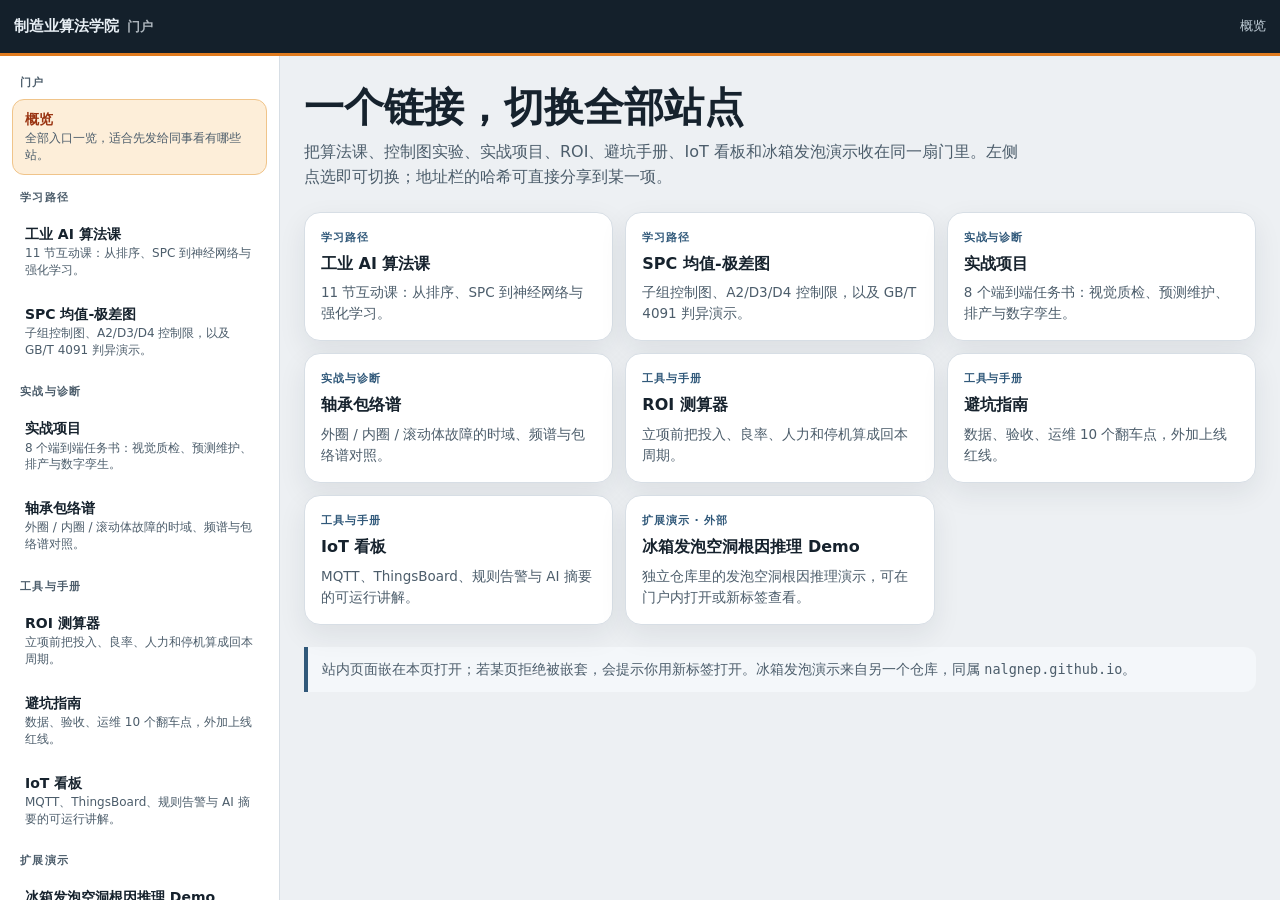
<file: portal/index.html>
<!doctype html>
<html lang="zh-CN">
<head>
<meta charset="utf-8">
<meta name="viewport" content="width=device-width, initial-scale=1, viewport-fit=cover">
<meta name="color-scheme" content="light dark">
<title>制造业算法学院 · 门户</title>
<meta name="description" content="一个入口看完制造业算法学院：算法课、SPC 控制图、实战项目、轴承包络谱、ROI、避坑、IoT 看板，以及冰箱发泡空洞根因演示。">
<meta property="og:title" content="制造业算法学院 · 门户">
<meta property="og:description" content="分享这一个链接，菜单里切换全部站点和演示。">
<meta property="og:type" content="website">
<meta property="og:locale" content="zh_CN">
<link rel="canonical" href="https://nalgnep.github.io/muse-projects/portal/">
<link rel="icon" href="../assets/favicon.svg" type="image/svg+xml">
<meta name="theme-color" content="#14202b">
<style>
:root{
  --bg:#edf0f3; --panel:#ffffff; --panel2:#f4f7fa; --ink:#16222d; --muted:#4c5d6b;
  --line:#d7dee5; --accent:#e07b1f; --accent-ink:#9a3412; --steel:#31597a;
  --nav:#14202b; --nav-ink:#e7eef4; --side-w:280px; --top-h:56px;
  --shadow:0 10px 28px rgba(22,34,45,.08);
}
@media (prefers-color-scheme: dark){
  :root{
    --bg:#0e141a; --panel:#17222d; --panel2:#1d2a37; --ink:#e8eef3; --muted:#a7b8c6;
    --line:#2b3b4a; --accent:#f59a3d; --accent-ink:#ffb066; --steel:#7fb0d8;
    --shadow:0 10px 28px rgba(0,0,0,.4);
  }
}
*{box-sizing:border-box}
html,body{height:100%; margin:0}
body{
  background:var(--bg); color:var(--ink);
  font-family:"PingFang SC","Hiragino Sans GB","Microsoft YaHei","WenQuanYi Micro Hei","Noto Sans SC",system-ui,-apple-system,sans-serif;
  line-height:1.55; -webkit-font-smoothing:antialiased;
}
a{color:var(--accent-ink); text-decoration:none}
button{font:inherit}
:focus-visible{outline:2px solid var(--accent); outline-offset:2px}

.app{display:grid; grid-template-columns:var(--side-w) 1fr; grid-template-rows:var(--top-h) 1fr; height:100%; min-height:100dvh}
.top{
  grid-column:1 / -1; display:flex; align-items:center; gap:12px;
  background:var(--nav); color:var(--nav-ink); padding:0 14px;
  border-bottom:3px solid var(--accent); z-index:30;
}
.brand{font-weight:800; font-size:15px; color:inherit; white-space:nowrap}
.brand span{font-weight:600; opacity:.72; margin-left:8px; font-size:13px}
.menu-btn{
  display:none; border:1px solid rgba(255,255,255,.18); background:transparent; color:inherit;
  border-radius:10px; min-width:40px; min-height:40px; cursor:pointer; font-weight:800;
}
.top-actions{margin-left:auto; display:flex; align-items:center; gap:8px; min-width:0}
.crumb{font-size:13px; color:#c5d2dc; white-space:nowrap; overflow:hidden; text-overflow:ellipsis; max-width:min(42vw,360px)}
.btn{
  border:1px solid rgba(255,255,255,.2); background:rgba(255,255,255,.06); color:var(--nav-ink);
  border-radius:10px; padding:8px 12px; font-size:13px; font-weight:700; cursor:pointer; white-space:nowrap;
}
.btn:hover{background:rgba(255,255,255,.12)}
.btn[disabled]{opacity:.45; cursor:not-allowed}
.btn.accent{background:#9a3412; border-color:#9a3412; color:#fff}

.side{
  grid-row:2; background:var(--panel); border-right:1px solid var(--line);
  overflow:auto; padding:14px 12px 28px; z-index:20;
}
.side h2{margin:14px 8px 8px; font-size:11px; letter-spacing:.12em; color:var(--muted); font-weight:800; text-transform:uppercase}
.side h2:first-child{margin-top:4px}
.nav-item{
  display:flex; flex-direction:column; gap:2px; width:100%; text-align:left;
  border:1px solid transparent; background:transparent; color:var(--ink);
  border-radius:12px; padding:10px 12px; cursor:pointer; margin-bottom:4px;
}
.nav-item:hover{background:var(--panel2); border-color:var(--line)}
.nav-item[aria-current="page"]{background:#fdeed9; border-color:#f0c48a; color:var(--accent-ink)}
@media (prefers-color-scheme: dark){
  .nav-item[aria-current="page"]{background:#3a2a16; border-color:#8a5a20; color:var(--accent-ink)}
}
.nav-item b{font-size:14px; font-weight:800; line-height:1.3}
.nav-item span{font-size:12px; color:var(--muted); line-height:1.4}
.nav-item .ext{font-size:11px; font-weight:700; color:var(--steel)}
.side-foot{margin:18px 8px 0; font-size:12px; color:var(--muted)}

.main{grid-row:2; min-width:0; min-height:0; display:flex; flex-direction:column; background:var(--bg)}
.stage{flex:1; min-height:0; position:relative}
.home,.frame-wrap,.fallback{position:absolute; inset:0; overflow:auto}
.home{padding:28px 24px 48px}
.home-inner{max-width:980px; margin:0 auto}
.home h1{font-size:clamp(28px,4vw,40px); line-height:1.15; margin:0 0 10px; font-weight:900}
.home .lead{color:var(--muted); font-size:16px; max-width:720px; margin:0 0 22px}
.grid{display:grid; grid-template-columns:repeat(auto-fill,minmax(240px,1fr)); gap:12px}
.card{
  border:1px solid var(--line); background:var(--panel); border-radius:16px; padding:16px;
  box-shadow:var(--shadow); cursor:pointer; text-align:left; color:inherit; width:100%;
}
.card:hover{border-color:var(--accent)}
.card .tag{font-size:11px; font-weight:800; letter-spacing:.08em; color:var(--steel); margin-bottom:6px}
.card b{display:block; font-size:16px; margin-bottom:6px}
.card p{margin:0; font-size:13.5px; color:var(--muted)}
.tips{margin-top:22px; border-left:4px solid var(--steel); background:var(--panel2); border-radius:0 12px 12px 0; padding:12px 14px; font-size:13.5px; color:var(--muted)}

.frame-wrap{display:none; background:var(--panel)}
.frame-wrap.on{display:block}
iframe{border:0; width:100%; height:100%; background:var(--panel); display:block}
.fallback{
  display:none; align-items:center; justify-content:center; padding:28px;
  background:var(--bg);
}
.fallback.on{display:flex}
.fallback-box{
  max-width:460px; background:var(--panel); border:1px solid var(--line); border-radius:16px;
  padding:22px; box-shadow:var(--shadow);
}
.fallback-box h2{margin:0 0 8px; font-size:22px}
.fallback-box p{margin:0 0 14px; color:var(--muted)}
.fallback-box .row{display:flex; gap:8px; flex-wrap:wrap}

.backdrop{display:none; position:fixed; inset:0; background:rgba(10,16,22,.45); z-index:15}
body.drawer-open .backdrop{display:block}

@media (max-width:900px){
  .app{grid-template-columns:1fr}
  .menu-btn{display:inline-flex; align-items:center; justify-content:center}
  .side{
    position:fixed; top:var(--top-h); left:0; bottom:0; width:min(86vw,320px);
    transform:translateX(-105%); transition:transform .2s ease; box-shadow:var(--shadow);
  }
  body.drawer-open .side{transform:translateX(0)}
  .crumb{display:none}
  .home{padding:20px 16px 40px}
}
@media (prefers-reduced-motion: reduce){
  .side{transition:none}
}
</style>
</head>
<body>
<div class="app" id="app">
  <header class="top">
    <button class="menu-btn" id="menuBtn" type="button" aria-label="打开菜单" aria-controls="side" aria-expanded="false">☰</button>
    <a class="brand" href="#home">制造业算法学院<span>门户</span></a>
    <div class="top-actions">
      <div class="crumb" id="crumb">概览</div>
      <button class="btn" id="openBtn" type="button" disabled>新标签打开</button>
    </div>
  </header>

  <aside class="side" id="side" aria-label="门户目录"></aside>
  <div class="backdrop" id="backdrop" hidden></div>

  <main class="main" id="content" tabindex="-1">
    <div class="stage">
      <section class="home" id="homeView" aria-label="门户概览">
        <div class="home-inner">
          <h1>一个链接，切换全部站点</h1>
          <p class="lead">把算法课、控制图实验、实战项目、ROI、避坑手册、IoT 看板和冰箱发泡演示收在同一扇门里。左侧点选即可切换；地址栏的哈希可直接分享到某一项。</p>
          <div class="grid" id="homeGrid"></div>
          <div class="tips">站内页面嵌在本页打开；若某页拒绝被嵌套，会提示你用新标签打开。冰箱发泡演示来自另一个仓库，同属 <code>nalgnep.github.io</code>。</div>
        </div>
      </section>
      <div class="frame-wrap" id="frameWrap" aria-hidden="true">
        <iframe id="frame" title="站点内容" referrerpolicy="no-referrer-when-downgrade"></iframe>
      </div>
      <div class="fallback" id="fallback" aria-hidden="true">
        <div class="fallback-box">
          <h2 id="fbTitle">无法在门户内嵌套打开</h2>
          <p id="fbBody">这一页设置了防嵌套策略，或加载失败。请用新标签打开原地址。</p>
          <div class="row">
            <a class="btn accent" id="fbOpen" href="#" target="_blank" rel="noopener">新标签打开</a>
            <button class="btn" id="fbHome" type="button">回到概览</button>
          </div>
        </div>
      </div>
    </div>
  </main>
</div>

<script>
(function () {
  "use strict";
  var ROOT = "../";
  var ITEMS = [
    {
      id: "home",
      group: "门户",
      title: "概览",
      desc: "全部入口一览，适合先发给同事看有哪些站。",
      kind: "home"
    },
    {
      id: "course",
      group: "学习路径",
      title: "工业 AI 算法课",
      desc: "11 节互动课：从排序、SPC 到神经网络与强化学习。",
      kind: "frame",
      src: ROOT + "index.html",
      abs: "https://nalgnep.github.io/muse-projects/"
    },
    {
      id: "spc",
      group: "学习路径",
      title: "SPC 均值-极差图",
      desc: "子组控制图、A2/D3/D4 控制限，以及 GB/T 4091 判异演示。",
      kind: "frame",
      src: ROOT + "index.html#spc",
      abs: "https://nalgnep.github.io/muse-projects/#spc"
    },
    {
      id: "projects",
      group: "实战与诊断",
      title: "实战项目",
      desc: "8 个端到端任务书：视觉质检、预测维护、排产与数字孪生。",
      kind: "frame",
      src: ROOT + "industrial-ai-projects/",
      abs: "https://nalgnep.github.io/muse-projects/industrial-ai-projects/"
    },
    {
      id: "bearing",
      group: "实战与诊断",
      title: "轴承包络谱",
      desc: "外圈 / 内圈 / 滚动体故障的时域、频谱与包络谱对照。",
      kind: "frame",
      src: ROOT + "industrial-ai-projects/#p2-sim",
      abs: "https://nalgnep.github.io/muse-projects/industrial-ai-projects/#p2-sim"
    },
    {
      id: "roi",
      group: "工具与手册",
      title: "ROI 测算器",
      desc: "立项前把投入、良率、人力和停机算成回本周期。",
      kind: "frame",
      src: ROOT + "industrial-ai-roi-calculator/",
      abs: "https://nalgnep.github.io/muse-projects/industrial-ai-roi-calculator/"
    },
    {
      id: "pitfalls",
      group: "工具与手册",
      title: "避坑指南",
      desc: "数据、验收、运维 10 个翻车点，外加上线红线。",
      kind: "frame",
      src: ROOT + "industrial-ai-pitfalls/",
      abs: "https://nalgnep.github.io/muse-projects/industrial-ai-pitfalls/"
    },
    {
      id: "iot",
      group: "工具与手册",
      title: "IoT 看板",
      desc: "MQTT、ThingsBoard、规则告警与 AI 摘要的可运行讲解。",
      kind: "frame",
      src: ROOT + "industrial-ai-iot-dashboard/",
      abs: "https://nalgnep.github.io/muse-projects/industrial-ai-iot-dashboard/"
    },
    {
      id: "foaming",
      group: "扩展演示",
      title: "冰箱发泡空洞根因推理 Demo",
      desc: "独立仓库里的发泡空洞根因推理演示，可在门户内打开或新标签查看。",
      kind: "frame",
      external: true,
      src: "https://nalgnep.github.io/foaming-demo/",
      abs: "https://nalgnep.github.io/foaming-demo/"
    }
  ];

  var byId = {};
  ITEMS.forEach(function (it) { byId[it.id] = it; });

  var side = document.getElementById("side");
  var homeView = document.getElementById("homeView");
  var homeGrid = document.getElementById("homeGrid");
  var frameWrap = document.getElementById("frameWrap");
  var frame = document.getElementById("frame");
  var fallback = document.getElementById("fallback");
  var crumb = document.getElementById("crumb");
  var openBtn = document.getElementById("openBtn");
  var menuBtn = document.getElementById("menuBtn");
  var backdrop = document.getElementById("backdrop");
  var currentId = "home";
  var loadTimer = null;
  var framedOk = false;

  function closeDrawer() {
    document.body.classList.remove("drawer-open");
    menuBtn.setAttribute("aria-expanded", "false");
    menuBtn.setAttribute("aria-label", "打开菜单");
    backdrop.hidden = true;
  }
  function openDrawer() {
    document.body.classList.add("drawer-open");
    menuBtn.setAttribute("aria-expanded", "true");
    menuBtn.setAttribute("aria-label", "关闭菜单");
    backdrop.hidden = false;
  }
  menuBtn.addEventListener("click", function () {
    if (document.body.classList.contains("drawer-open")) closeDrawer();
    else openDrawer();
  });
  backdrop.addEventListener("click", closeDrawer);
  window.addEventListener("keydown", function (e) {
    if (e.key === "Escape") closeDrawer();
  });

  function renderSide() {
    var html = "";
    var last = "";
    ITEMS.forEach(function (it) {
      if (it.group !== last) {
        html += "<h2>" + it.group + "</h2>";
        last = it.group;
      }
      html +=
        '<button class="nav-item" type="button" data-id="' + it.id + '"' +
        (it.id === currentId ? ' aria-current="page"' : "") + ">" +
        "<b>" + it.title + "</b>" +
        "<span>" + it.desc + "</span>" +
        (it.external ? '<span class="ext">外部仓库 · 同域演示</span>' : "") +
        "</button>";
    });
    html += '<p class="side-foot">地址形如 <code>portal/#spc</code>，复制即可分享到某一项。</p>';
    side.innerHTML = html;
    side.querySelectorAll(".nav-item").forEach(function (btn) {
      btn.addEventListener("click", function () {
        go(btn.getAttribute("data-id"), true);
        closeDrawer();
      });
    });
  }

  function renderHomeCards() {
    homeGrid.innerHTML = ITEMS.filter(function (it) { return it.id !== "home"; }).map(function (it) {
      return '<button class="card" type="button" data-id="' + it.id + '">' +
        '<div class="tag">' + it.group + (it.external ? " · 外部" : "") + "</div>" +
        "<b>" + it.title + "</b><p>" + it.desc + "</p></button>";
    }).join("");
    homeGrid.querySelectorAll(".card").forEach(function (card) {
      card.addEventListener("click", function () { go(card.getAttribute("data-id"), true); });
    });
  }

  function showHome() {
    homeView.style.display = "block";
    frameWrap.classList.remove("on");
    frameWrap.setAttribute("aria-hidden", "true");
    fallback.classList.remove("on");
    fallback.setAttribute("aria-hidden", "true");
    frame.removeAttribute("src");
    openBtn.disabled = true;
    openBtn.hidden = true;
    crumb.textContent = "概览";
  }

  function showFallback(item, reason) {
    homeView.style.display = "none";
    frameWrap.classList.remove("on");
    frameWrap.setAttribute("aria-hidden", "true");
    fallback.classList.add("on");
    fallback.setAttribute("aria-hidden", "false");
    document.getElementById("fbTitle").textContent = "无法在门户内打开「" + item.title + "」";
    document.getElementById("fbBody").textContent = reason || "该页面拒绝被嵌套，或加载超时。请用新标签打开原地址。";
    var a = document.getElementById("fbOpen");
    a.href = item.abs;
    openBtn.disabled = false;
    openBtn.hidden = false;
    openBtn.onclick = function () { window.open(item.abs, "_blank", "noopener"); };
  }

  function hideChromeInFrame() {
    try {
      var doc = frame.contentDocument;
      if (!doc) return;
      var nav = doc.querySelector(".site-nav");
      if (nav) nav.style.display = "none";
      doc.documentElement.style.setProperty("--site-nav-offset", "0px");
    } catch (e) {
      /* cross-origin or blocked */
    }
  }

  function showFrame(item) {
    homeView.style.display = "none";
    fallback.classList.remove("on");
    fallback.setAttribute("aria-hidden", "true");
    frameWrap.classList.add("on");
    frameWrap.setAttribute("aria-hidden", "false");
    framedOk = false;
    openBtn.disabled = false;
    openBtn.hidden = false;
    openBtn.onclick = function () { window.open(item.abs, "_blank", "noopener"); };
    crumb.textContent = item.title;

    if (loadTimer) clearTimeout(loadTimer);
    var token = String(Date.now());
    frame.dataset.token = token;

    frame.onload = function () {
      if (frame.dataset.token !== token) return;
      framedOk = true;
      hideChromeInFrame();
      /* hash-only navigations inside same document may not re-fire; nudge hash pages */
      try {
        var win = frame.contentWindow;
        if (win && item.src.indexOf("#") >= 0) {
          var hash = item.src.split("#")[1];
          if (hash && win.location.hash.replace(/^#/, "") !== hash) {
            win.location.hash = hash;
          }
        }
      } catch (e) {}
    };

    var src = item.src;
    if (src.indexOf("://") === -1) {
      var hash = "";
      var base = src;
      var hi = src.indexOf("#");
      if (hi >= 0) { hash = src.slice(hi); base = src.slice(0, hi); }
      base += (base.indexOf("?") >= 0 ? "&" : "?") + "embed=1&t=" + Date.now();
      src = base + hash;
    }
    frame.src = src;

    loadTimer = setTimeout(function () {
      if (frame.dataset.token !== token || framedOk) return;
      /* still loading or blocked — probe access */
      try {
        var href = frame.contentWindow && frame.contentWindow.location.href;
        if (href && href !== "about:blank") {
          framedOk = true;
          hideChromeInFrame();
          return;
        }
      } catch (e) {
        showFallback(item, "浏览器报告该页不能被嵌套（常见于设置了 X-Frame-Options / CSP）。");
        return;
      }
      showFallback(item, "页面加载较慢或没有响应。若新标签可以打开，多半是网络或脚本问题。");
    }, 8000);
  }

  function syncActive() {
    side.querySelectorAll(".nav-item").forEach(function (btn) {
      if (btn.getAttribute("data-id") === currentId) btn.setAttribute("aria-current", "page");
      else btn.removeAttribute("aria-current");
    });
  }

  function go(id, push) {
    var item = byId[id] || byId.home;
    currentId = item.id;
    syncActive();
    if (push) {
      var next = "#" + item.id;
      if (location.hash !== next) history.pushState({ id: item.id }, "", next);
    }
    if (item.kind === "home") showHome();
    else showFrame(item);
  }

  document.getElementById("fbHome").addEventListener("click", function () { go("home", true); });
  document.getElementById("fbOpen").addEventListener("click", function (e) {
    /* default target=_blank */
  });

  window.addEventListener("hashchange", function () {
    var id = (location.hash || "#home").replace(/^#/, "") || "home";
    if (!byId[id]) id = "home";
    if (id !== currentId) go(id, false);
  });
  window.addEventListener("popstate", function () {
    var id = (location.hash || "#home").replace(/^#/, "") || "home";
    if (!byId[id]) id = "home";
    go(id, false);
  });

  renderSide();
  renderHomeCards();
  var start = (location.hash || "#home").replace(/^#/, "") || "home";
  if (!byId[start]) start = "home";
  go(start, false);
})();
</script>
</body>
</html>
</file>
<file: assets/site.css>
/* Shared chrome for the five-station learning site. Page themes stay local. */
:root { --site-nav-offset: 52px; }
html { scroll-padding-top: 64px; }

body {
  font-family: "PingFang SC", "Hiragino Sans GB", "Microsoft YaHei", "WenQuanYi Micro Hei", "Noto Sans SC", "Source Han Sans SC", system-ui, -apple-system, sans-serif;
}
code, pre, .mono, kbd, samp {
  font-family: "Noto Sans Mono", ui-monospace, "WenQuanYi Micro Hei Mono", "Cascadia Mono", Consolas, monospace;
}

.site-nav {
  position: sticky;
  top: 0;
  z-index: 40;
  background: #14202b;
  color: #e7eef4;
  border-bottom: 3px solid #e07b1f;
}
.site-nav a { color: inherit; text-decoration: none; }
.site-nav-inner {
  max-width: 1180px;
  margin: 0 auto;
  padding: 0 16px;
  min-height: 52px;
  display: flex;
  align-items: center;
  gap: 12px;
}
.site-nav .brand {
  flex: none;
  font-weight: 800;
  font-size: 14px;
  letter-spacing: 0.01em;
}
.site-nav nav {
  display: flex;
  gap: 4px;
  flex: 1;
  min-width: 0;
  overflow-x: auto;
  scrollbar-width: none;
}
.site-nav nav::-webkit-scrollbar { display: none; }
.site-nav nav a {
  flex: none;
  display: inline-flex;
  align-items: center;
  min-height: 36px;
  padding: 6px 10px;
  border-radius: 8px;
  font-size: 14px;
  font-weight: 650;
  color: #c5d2dc;
}
.site-nav nav a:hover { color: #fff; background: rgba(255,255,255,.06); }
.site-nav nav a[aria-current="page"] {
  background: #9a3412;
  color: #fff;
  font-weight: 800;
}
.skip {
  position: absolute;
  left: 12px;
  top: -48px;
  background: #fff;
  color: #14202b;
  padding: 8px 12px;
  z-index: 50;
  border-radius: 8px;
  font-weight: 700;
}
.skip:focus { top: 8px; }

.tocbar, .dir { top: var(--site-nav-offset); }

:focus-visible {
  outline: 2px solid #e07b1f;
  outline-offset: 2px;
}
.rels {
  display: flex;
  flex-wrap: wrap;
  gap: 8px;
  margin-top: 12px;
}
.rels a {
  font-size: 13px;
  font-weight: 700;
  border: 1px solid var(--line, #d7dee5);
  border-radius: 999px;
  padding: 4px 10px;
  text-decoration: none;
}

@media (max-width: 900px) {
  .site-nav-inner { flex-wrap: wrap; align-items: flex-start; padding-top: 8px; padding-bottom: 8px; }
  .site-nav .brand { line-height: 36px; }
  .site-nav nav { flex-wrap: wrap; overflow: visible; }
  :root { --site-nav-offset: 120px; }
  html { scroll-padding-top: 132px; }
}
@media print {
  .site-nav { display: none; }
}
@media (prefers-reduced-motion: reduce) {
  html { scroll-behavior: auto; }
}
</file>
